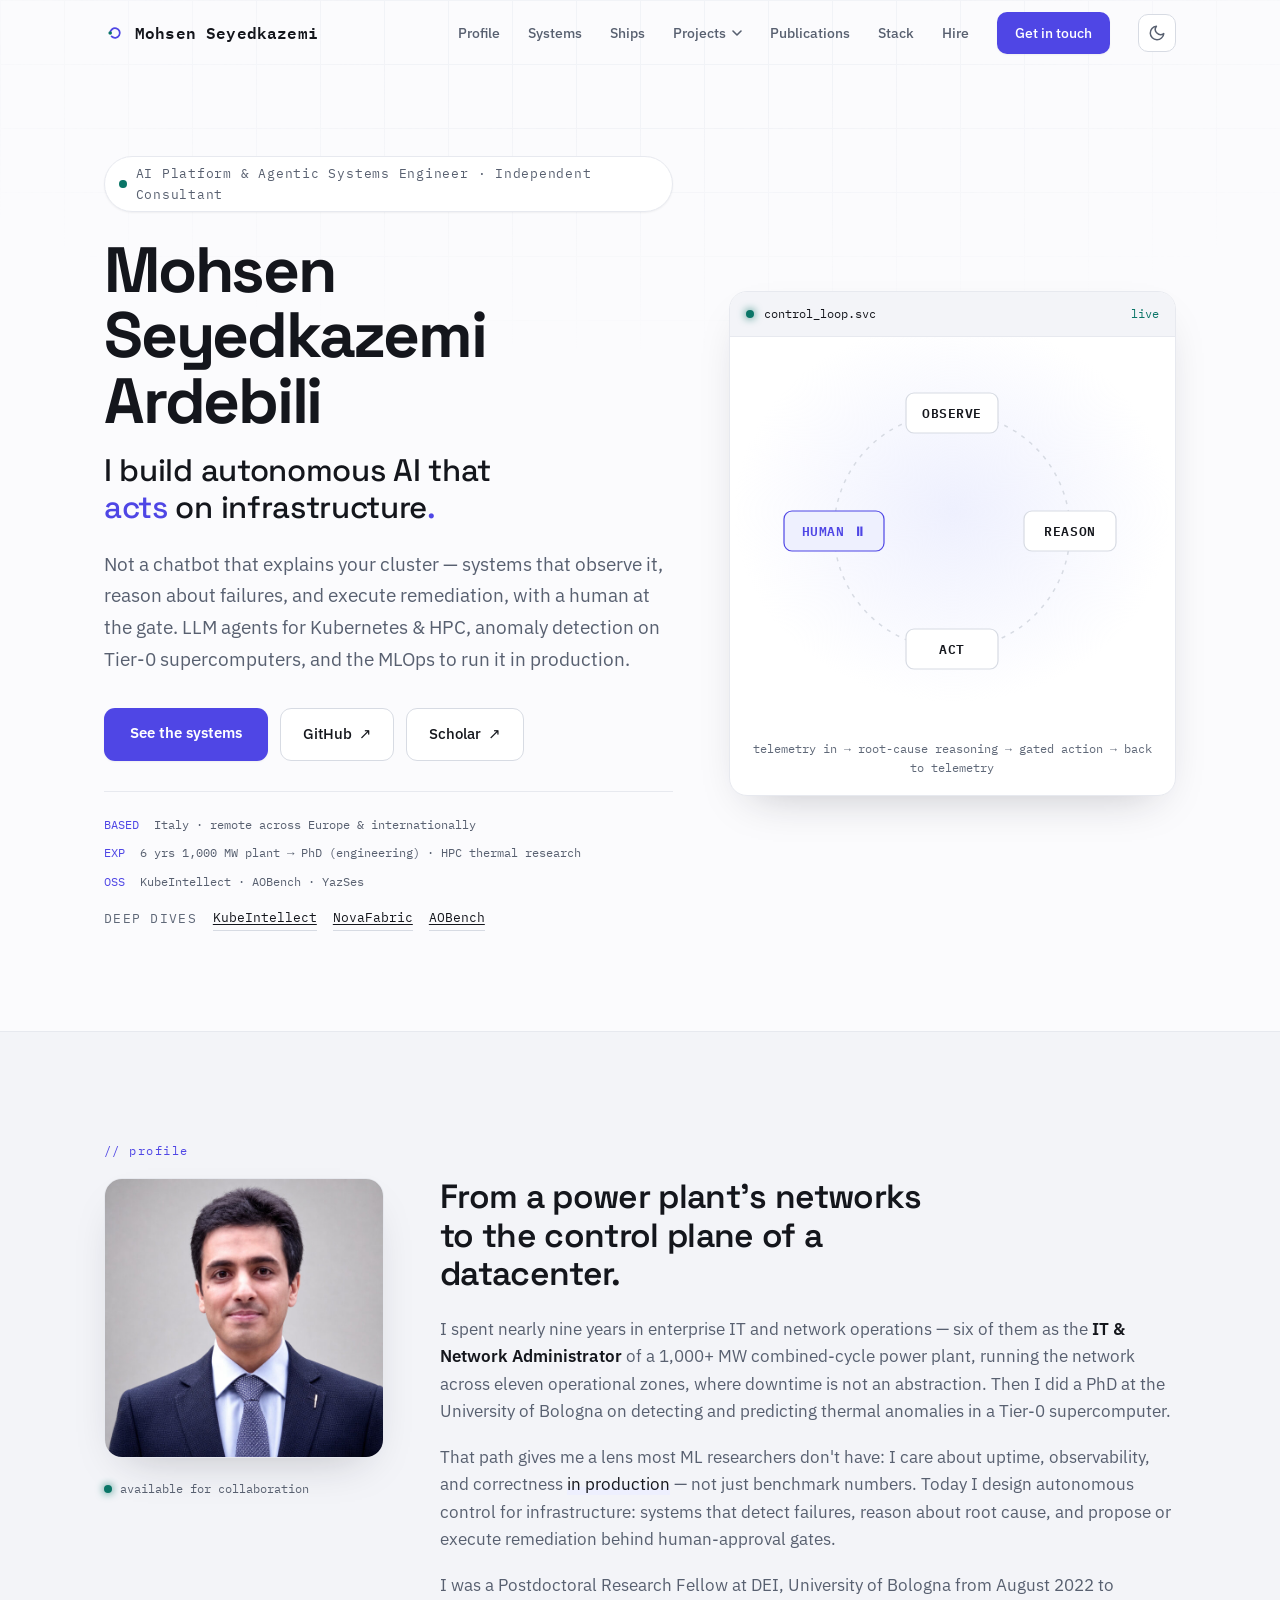
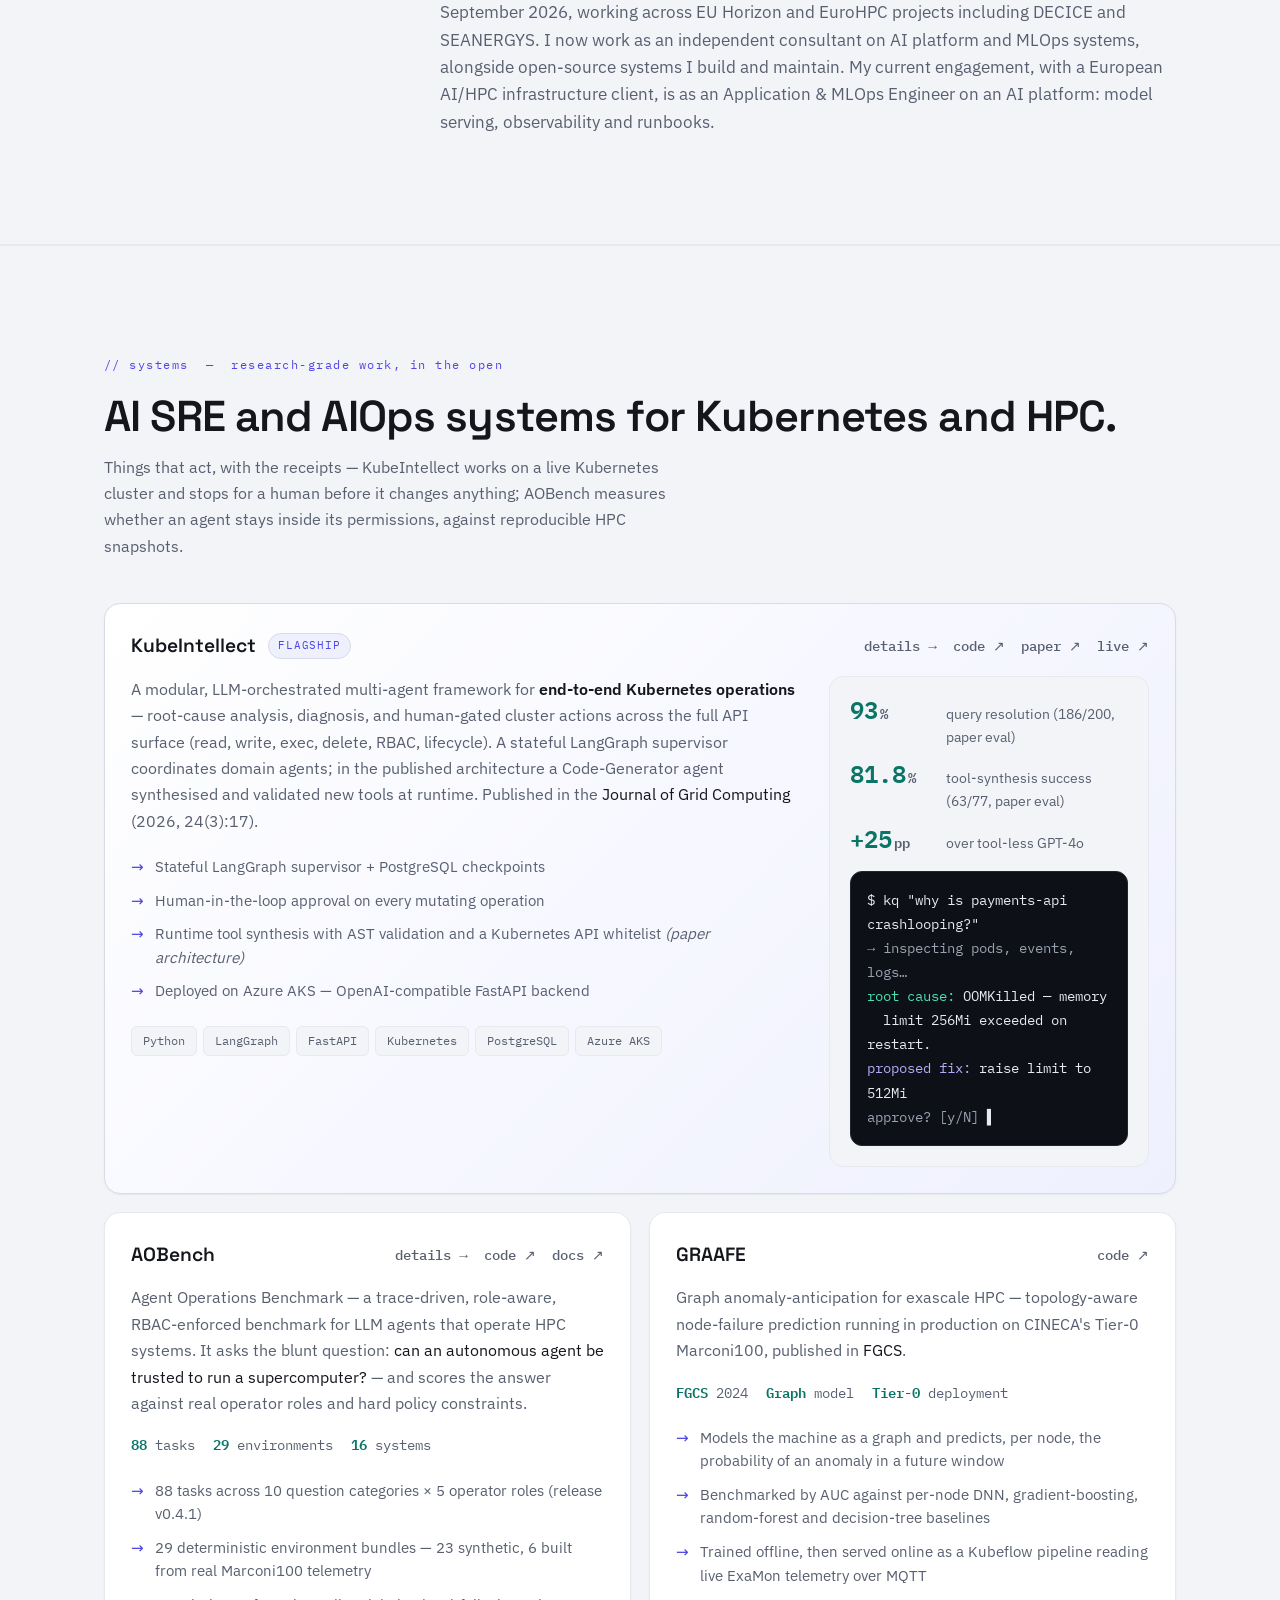
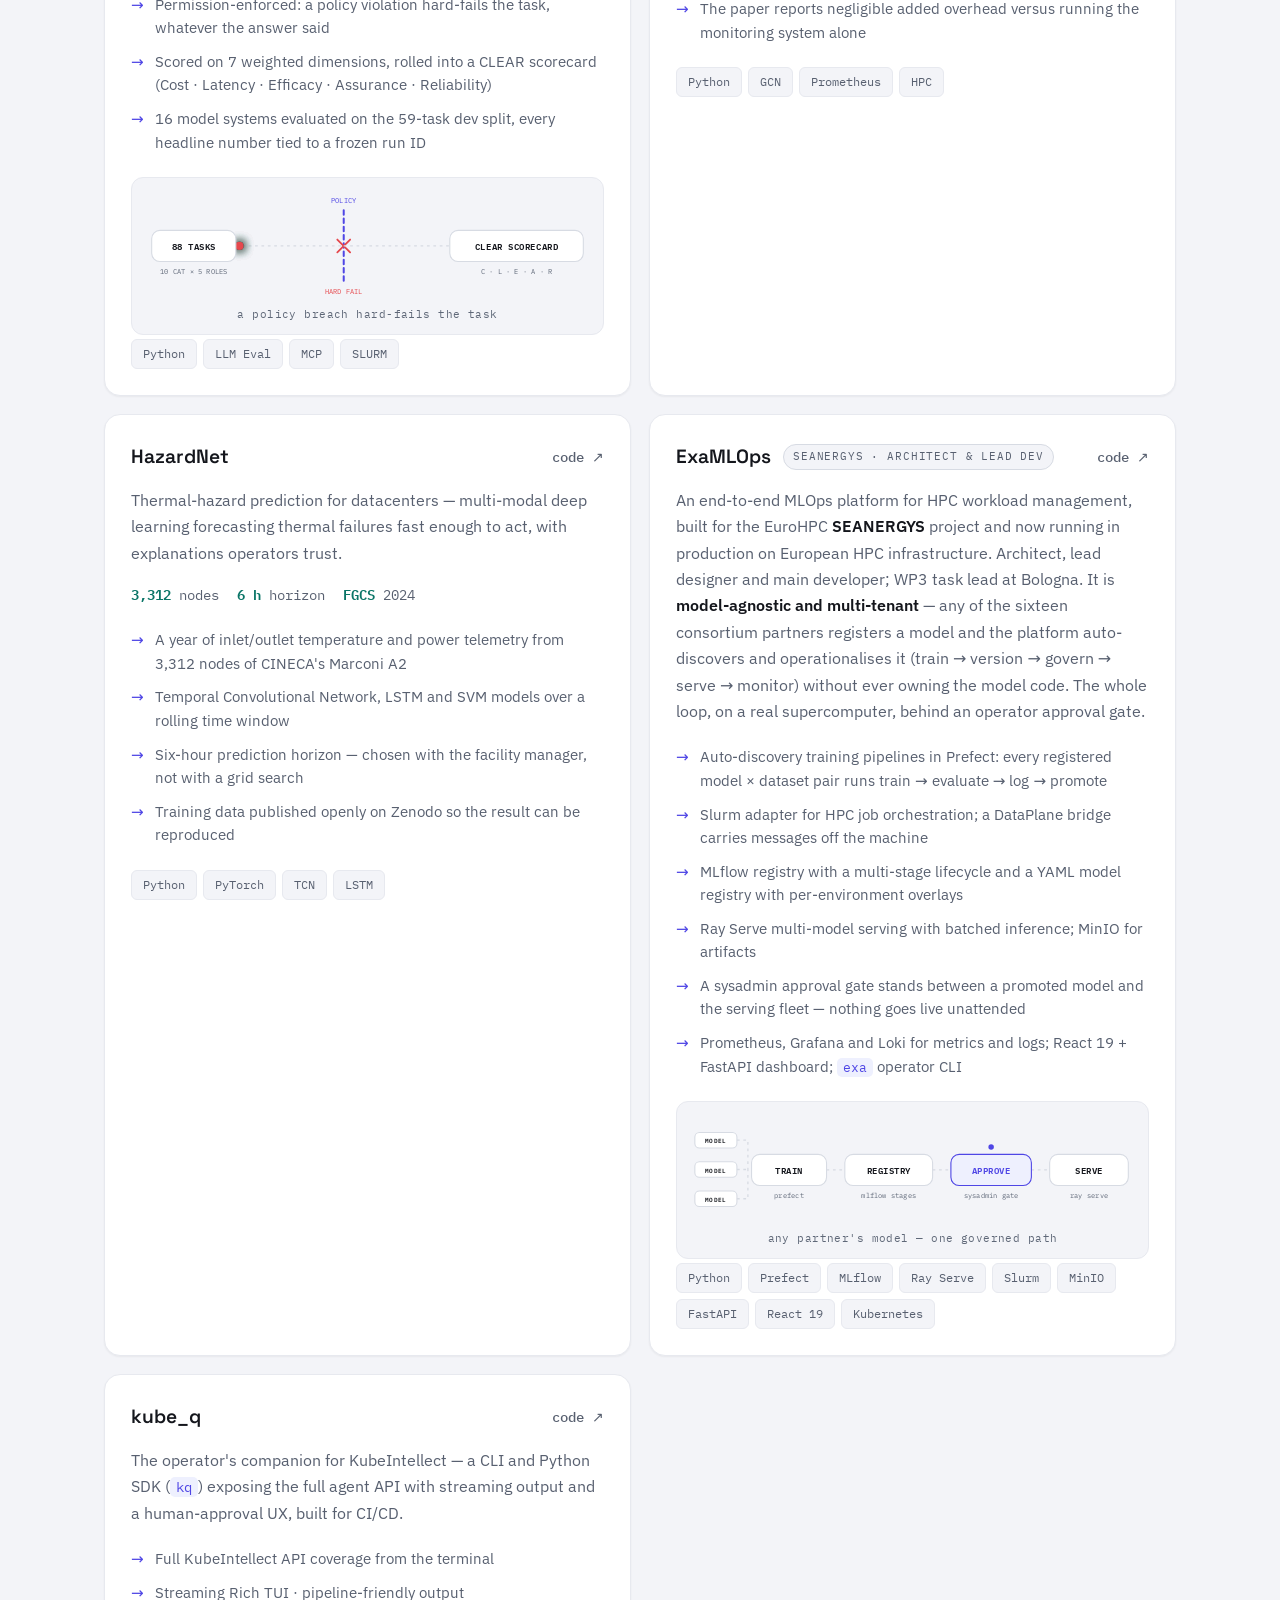
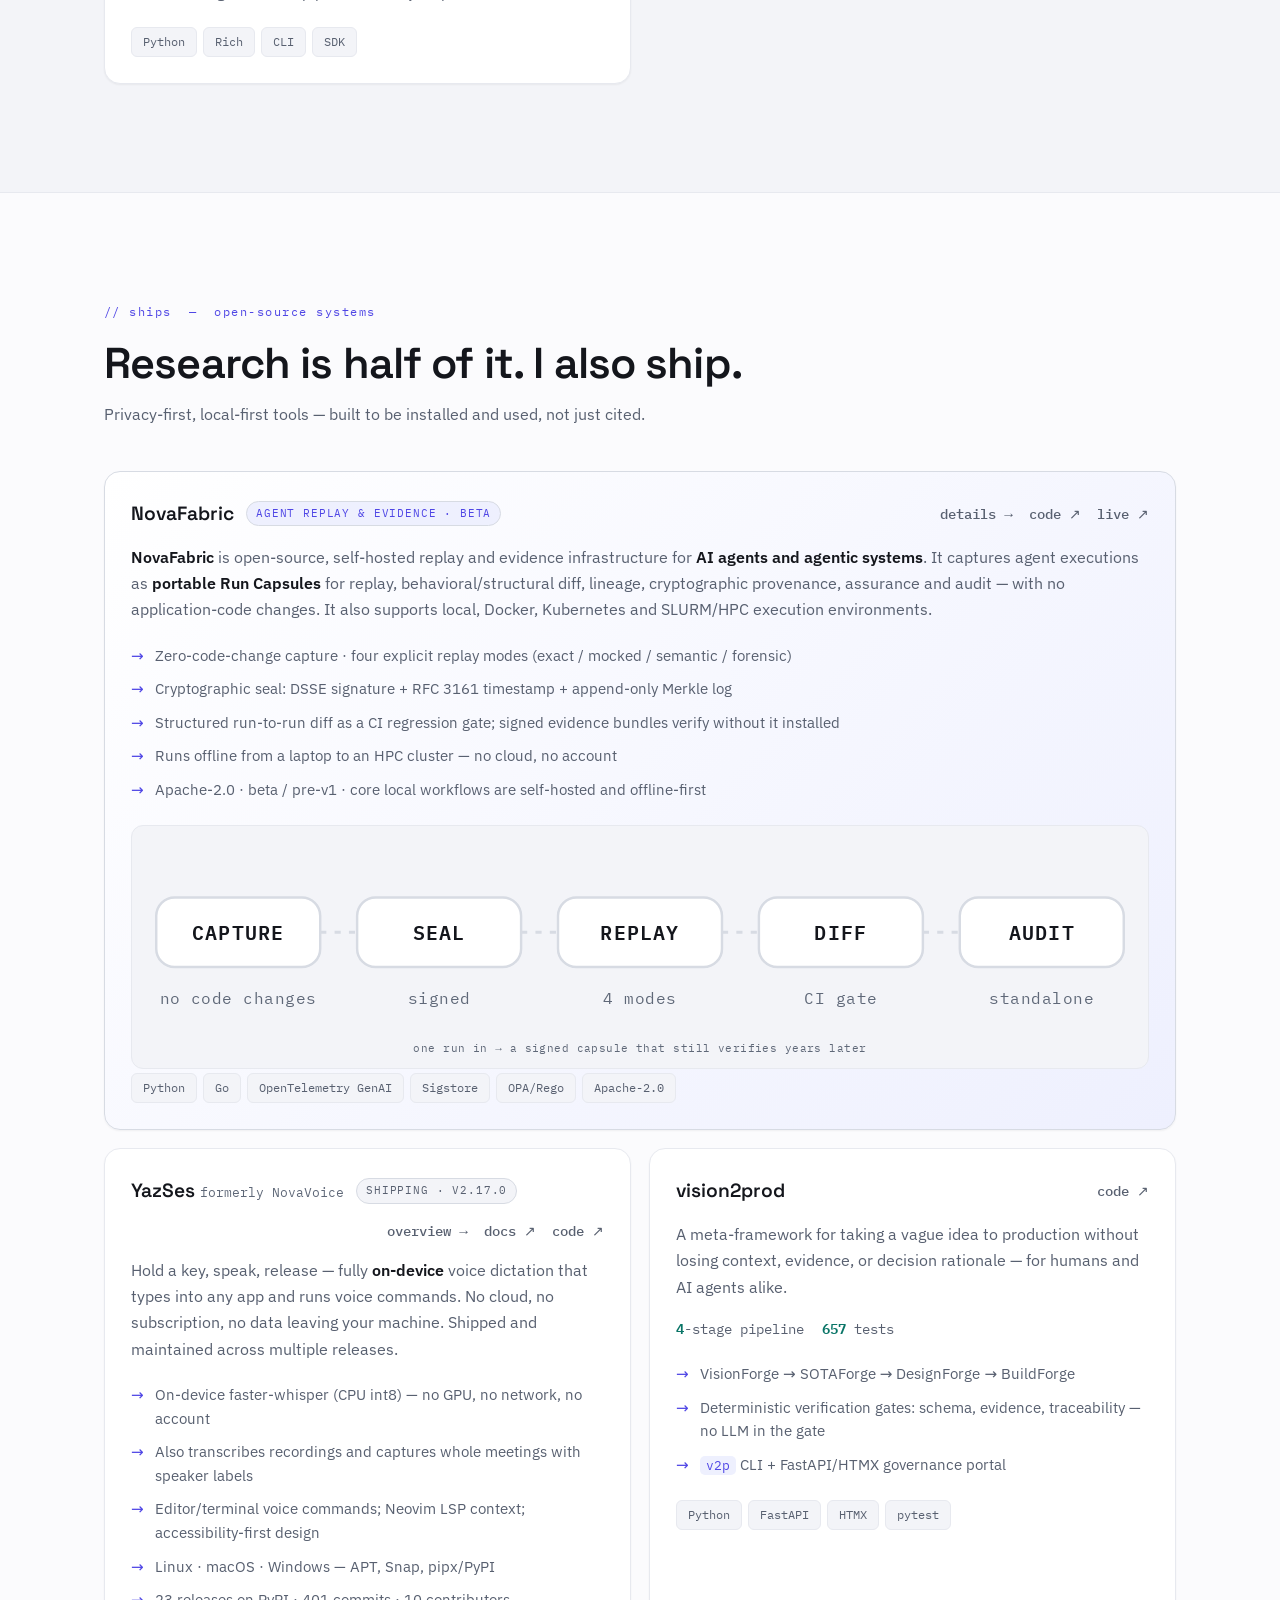
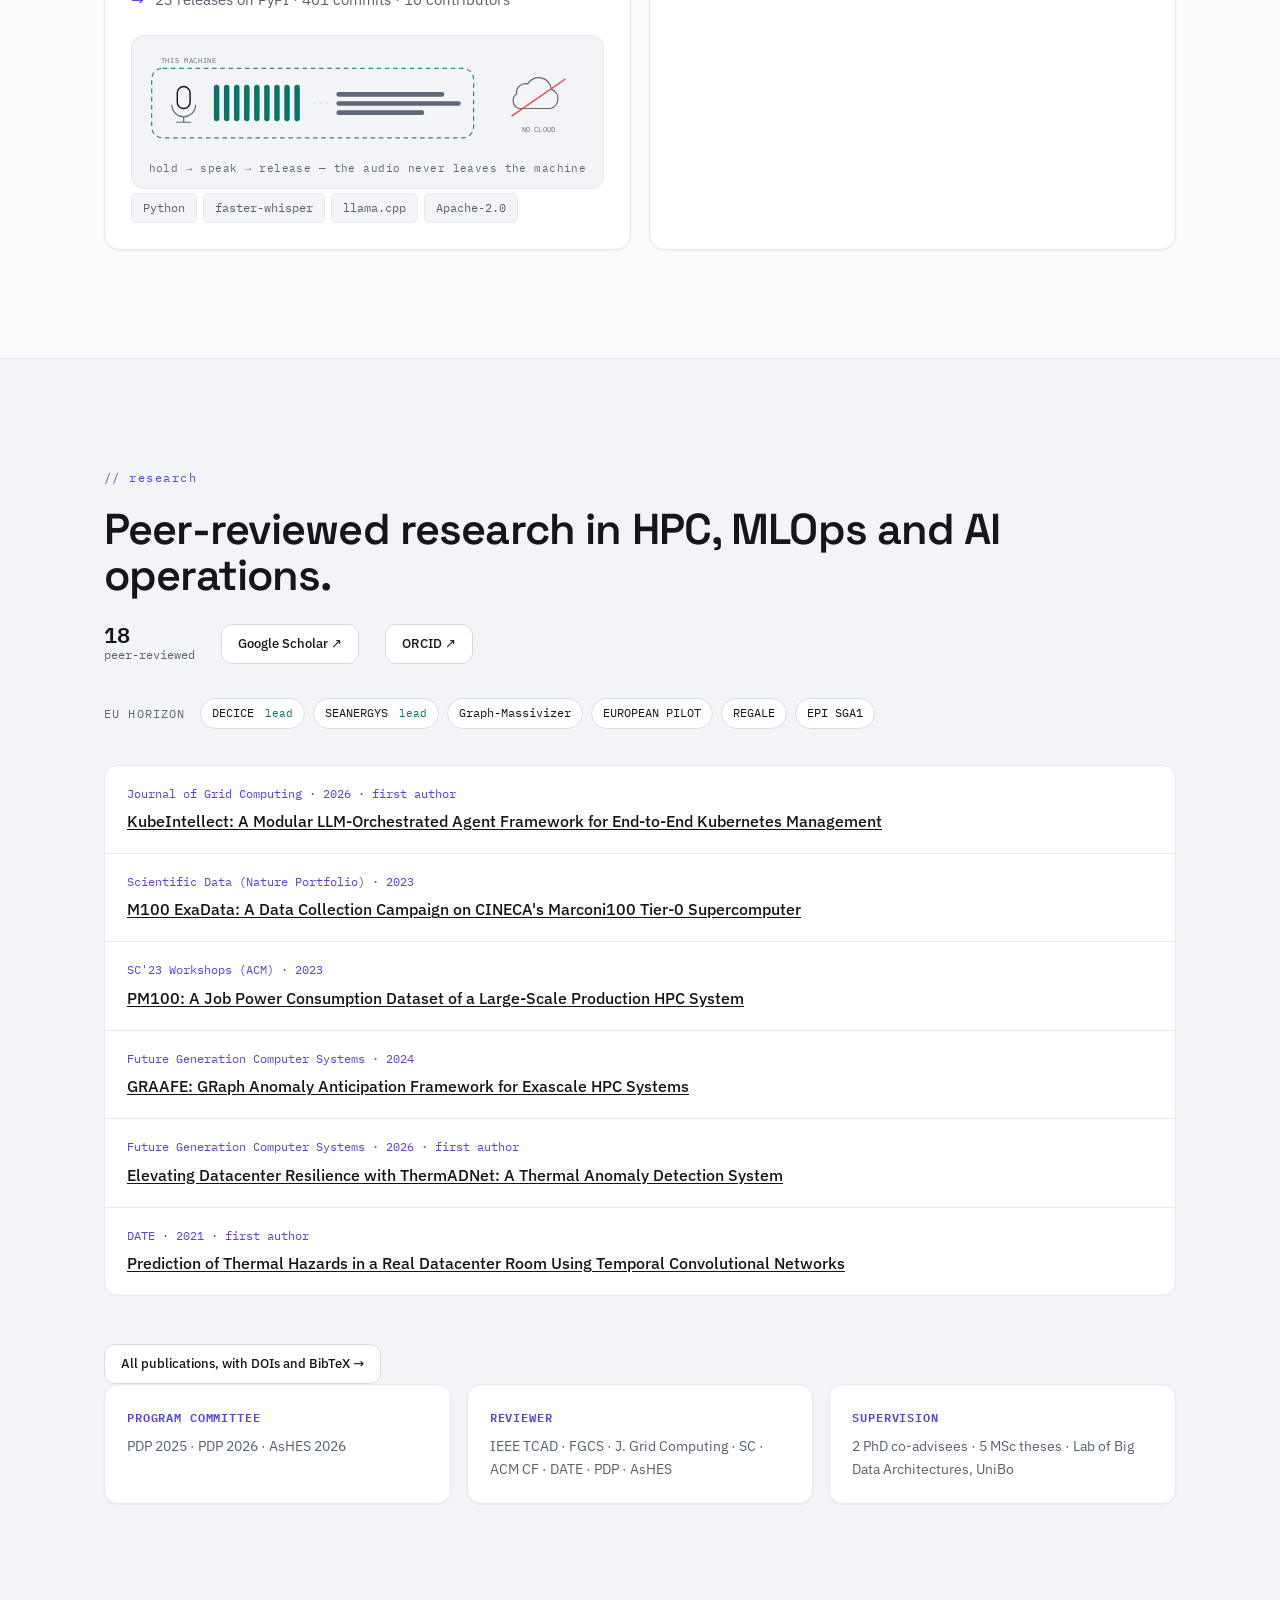
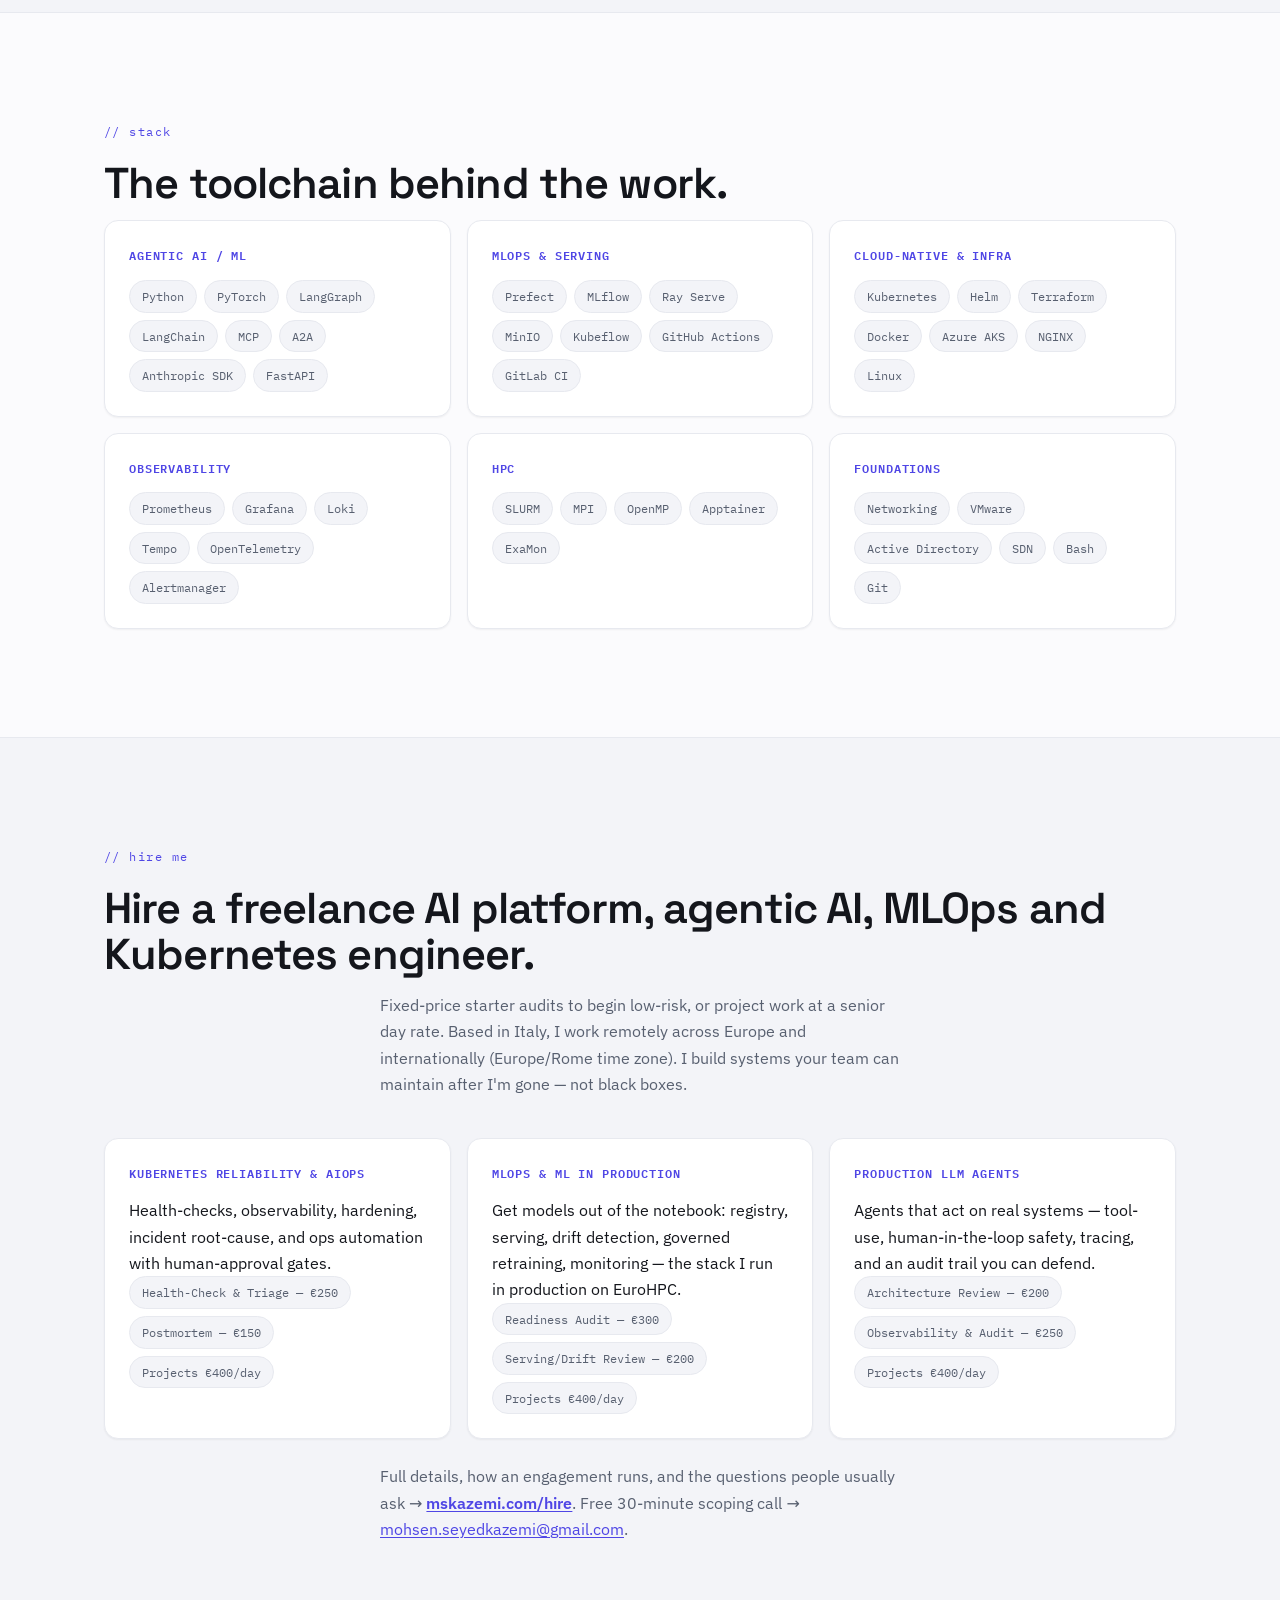
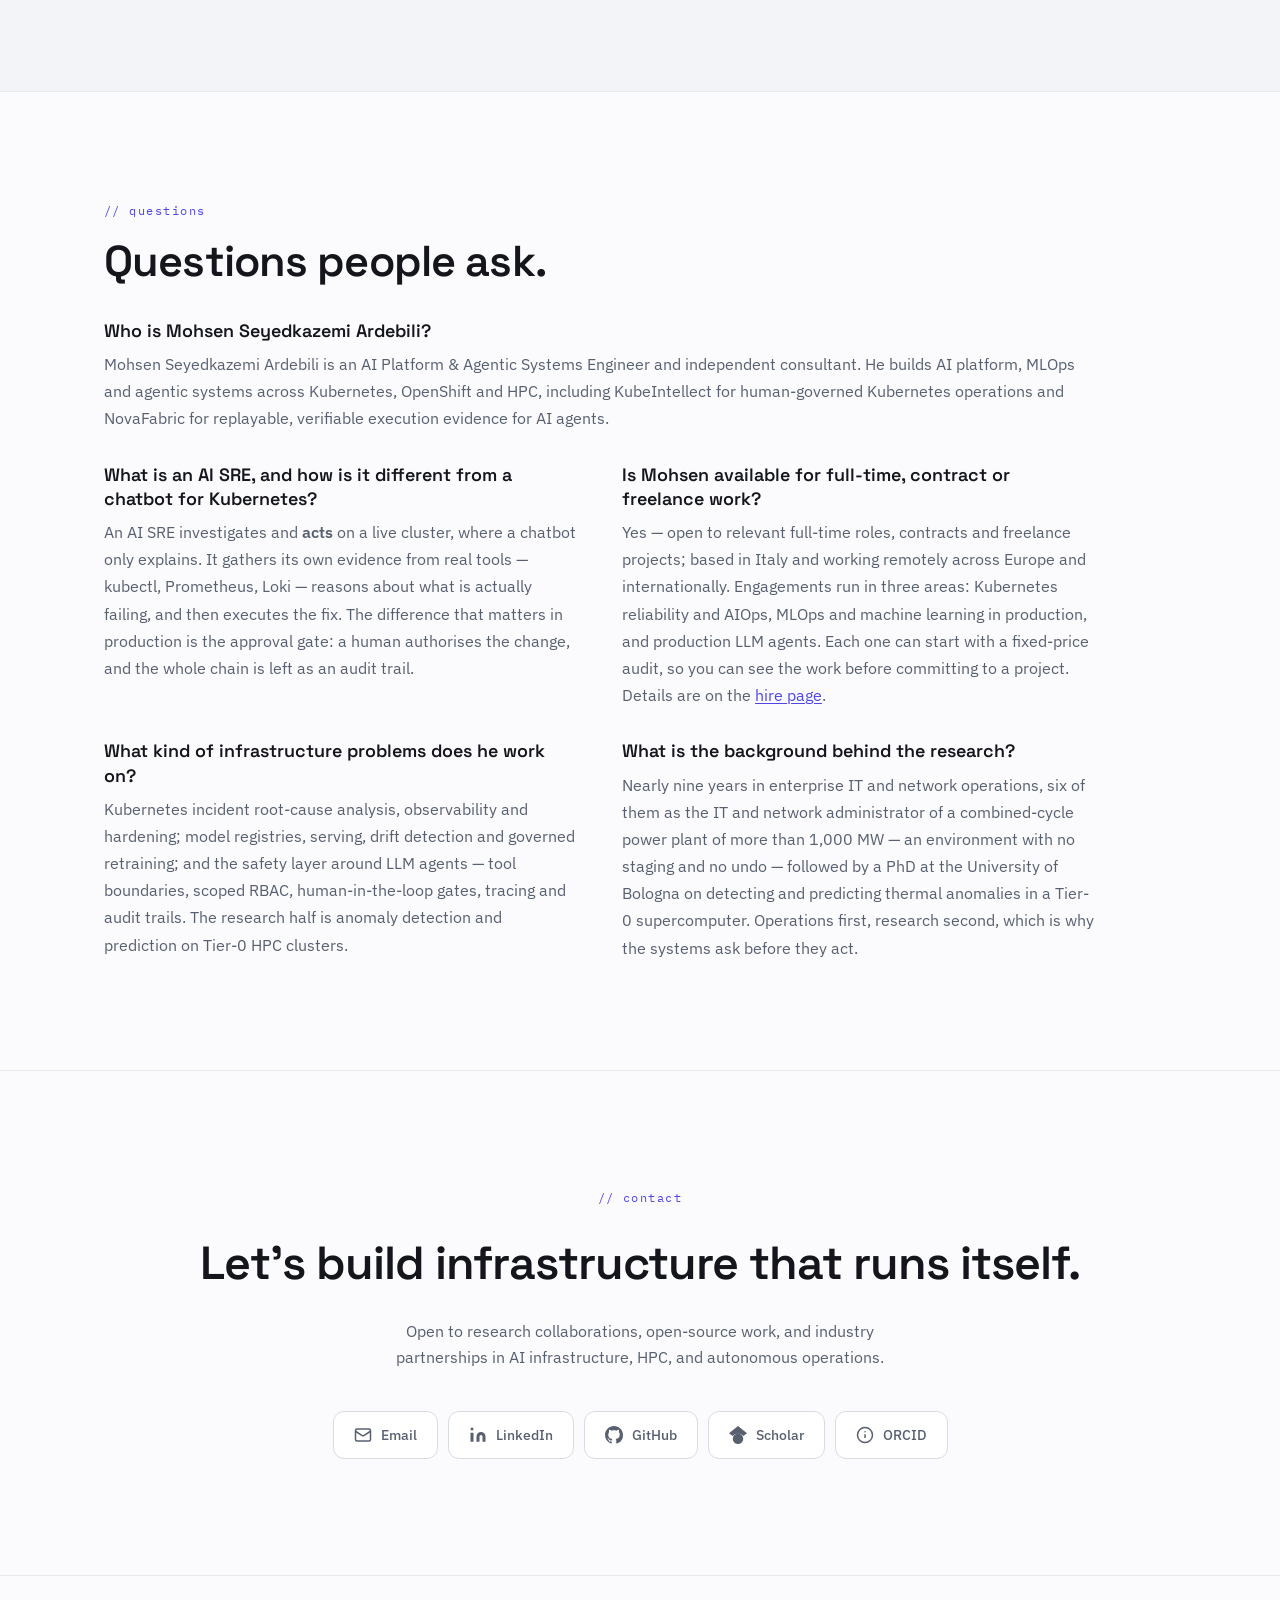
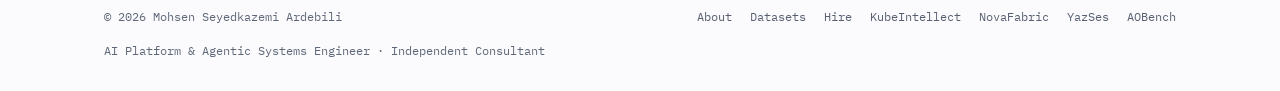
<file: index.html>
<!DOCTYPE html>
<html lang="en">
<head>
  <meta charset="UTF-8" />
  <meta name="viewport" content="width=device-width, initial-scale=1.0" />
  <script>try{if(localStorage.getItem('theme')==='dark')document.documentElement.setAttribute('data-theme','dark');}catch(e){}</script>
  <title>Mohsen Seyedkazemi Ardebili — AI Platform &amp; Agentic Systems Engineer</title>
  <meta name="description" content="AI Platform &amp; Agentic Systems Engineer and independent consultant building agentic AI, MLOps and reproducible execution systems across Kubernetes, OpenShift and HPC." />
  <meta name="author" content="Mohsen Seyedkazemi Ardebili" />
  <meta name="keywords" content="Mohsen Seyedkazemi Ardebili, AIOps, MLOps, HPC, Kubernetes, LLM agents, KubeIntellect, anomaly detection, autonomous infrastructure" />
  <link rel="canonical" href="https://mskazemi.com/" />
  <link rel="alternate" type="text/markdown" href="https://mskazemi.com/index.md" />
  <meta name="robots" content="index, follow, max-image-preview:large, max-snippet:-1, max-video-preview:-1" />
  <meta name="theme-color" content="#0A0E14" />

  <!-- Open Graph / Twitter -->
  <meta property="og:title" content="Mohsen Seyedkazemi Ardebili — Autonomous AI for Infrastructure" />
  <meta property="og:description" content="I build autonomous AI systems that act on infrastructure — not just explain it. LLM agents for Kubernetes & HPC, anomaly detection on Tier-0 clusters, end-to-end MLOps." />
  <meta property="og:type" content="profile" />
  <meta property="og:url" content="https://mskazemi.com/" />
  <meta property="og:site_name" content="Mohsen Seyedkazemi Ardebili" />
  <meta property="og:locale" content="en_US" />
  <meta property="og:image" content="https://mskazemi.com/assets/mohsen-portrait.jpg" />
  <meta property="og:image:alt" content="Portrait of Mohsen Seyedkazemi Ardebili" />
  <meta property="profile:first_name" content="Mohsen" />
  <meta property="profile:last_name" content="Seyedkazemi Ardebili" />
  <meta name="twitter:card" content="summary" />
  <meta name="twitter:title" content="Mohsen Seyedkazemi Ardebili — Autonomous AI for Infrastructure" />
  <meta name="twitter:description" content="Autonomous AI systems that act on infrastructure: LLM agents for Kubernetes & HPC, anomaly detection, MLOps." />
  <meta name="twitter:image" content="https://mskazemi.com/assets/mohsen-portrait.jpg" />
  <meta name="twitter:image:alt" content="Portrait of Mohsen Seyedkazemi Ardebili" />

  <!-- Favicon: control-loop mark -->
  <link rel="icon" href="data:image/svg+xml,%3Csvg xmlns='http://www.w3.org/2000/svg' viewBox='0 0 32 32'%3E%3Crect width='32' height='32' rx='7' fill='%230A0E14'/%3E%3Cpath d='M9 16a7 7 0 1 1 2.05 4.95' fill='none' stroke='%23F2A93B' stroke-width='2.4' stroke-linecap='round'/%3E%3Ccircle cx='9' cy='16' r='2.4' fill='%233FD79A'/%3E%3C/svg%3E" />

  <link rel="preload" href="/assets/fonts/space-grotesk-600-latin.woff2" as="font" type="font/woff2" crossorigin />
  <link rel="preload" href="/assets/fonts/ibm-plex-sans-400-latin.woff2" as="font" type="font/woff2" crossorigin />
  <link rel="stylesheet" href="/assets/fonts/fonts.css" />
  <link rel="stylesheet" href="style.css" />

  <!-- Structured data: ProfilePage wrapping Person (SEO / AI answer engines) -->
  <script type="application/ld+json">
  {
    "@context": "https://schema.org",
    "@graph": [
      {
        "@type": "WebSite",
        "@id": "https://mskazemi.com/#website",
        "url": "https://mskazemi.com/",
        "name": "Mohsen Seyedkazemi Ardebili",
        "inLanguage": "en",
        "publisher": { "@id": "https://mskazemi.com/#person" },
        "about": { "@id": "https://mskazemi.com/#person" }
      },
      {
        "@type": "ProfilePage",
        "@id": "https://mskazemi.com/#profilepage",
        "url": "https://mskazemi.com/",
        "dateModified": "2026-10-09T01:18:00+02:00",
        "isPartOf": { "@id": "https://mskazemi.com/#website" },
        "mainEntity": { "@id": "https://mskazemi.com/#person" }
      },
      {
        "@type": "Person",
        "@id": "https://mskazemi.com/#person",
        "name": "Mohsen Seyedkazemi Ardebili",
        "alternateName": ["Mohsen Seyedkazemi", "M. Seyedkazemi Ardebili", "MSKazemi"],
        "givenName": "Mohsen",
        "familyName": "Seyedkazemi Ardebili",
        "jobTitle": ["AI Platform & Agentic Systems Engineer", "AI Platform Engineer", "MLOps Engineer", "Agentic AI Engineer", "Independent Consultant"],
        "description": "AI Platform & Agentic Systems Engineer and independent consultant building AI platform, MLOps and agentic systems across Kubernetes, OpenShift and HPC, including replayable execution evidence for AI workloads.",
        "disambiguatingDescription": "Engineer and researcher in AI platform engineering, MLOps, agentic AI and high-performance computing, based in Bologna, Italy. Not to be confused with other researchers sharing the Seyedkazemi surname.",
        "url": "https://mskazemi.com/",
        "mainEntityOfPage": "https://mskazemi.com/about/",
        "image": "https://mskazemi.com/assets/mohsen-portrait.jpg",
        "email": "mailto:mohsen.seyedkazemi@gmail.com",
        "identifier": {
          "@type": "PropertyValue",
          "propertyID": "ORCID",
          "value": "0000-0002-1166-6559",
          "url": "https://orcid.org/0000-0002-1166-6559"
        },
        "address": {
          "@type": "PostalAddress",
          "addressLocality": "Bologna",
          "addressRegion": "Emilia-Romagna",
          "addressCountry": "IT"
        },
        "alumniOf": {
          "@type": "CollegeOrUniversity",
          "name": "University of Bologna",
          "url": "https://www.unibo.it/"
        },
        "hasOccupation": [
          {
            "@type": "Occupation",
            "name": "AI platform and MLOps engineer \u2014 agentic AI systems on Kubernetes and HPC",
            "occupationLocation": { "@type": "City", "name": "Bologna" }
          },
          {
            "@type": "Occupation",
            "name": "Freelance AI platform, agentic AI, MLOps and Kubernetes engineer",
            "occupationLocation": { "@type": "Place", "name": "Remote — Worldwide" },
            "estimatedSalary": {
              "@type": "MonetaryAmountDistribution",
              "name": "day rate",
              "currency": "EUR",
              "duration": "P1D",
              "median": 400
            }
          }
        ],
        "seeks": {
          "@type": "Demand",
          "name": "Freelance and contract engagements in AI infrastructure, MLOps, Kubernetes reliability and production LLM agents",
          "areaServed": { "@type": "Place", "name": "Worldwide" }
        },
        "knowsLanguage": [
          { "@type": "Language", "name": "Persian" },
          { "@type": "Language", "name": "Azerbaijani" },
          { "@type": "Language", "name": "Turkish" },
          { "@type": "Language", "name": "English" },
          { "@type": "Language", "name": "Italian" }
        ],
        "knowsAbout": [
          "AI Platform Engineering", "Agentic AI", "AI Infrastructure Engineering",
          "LLMOps", "AI SRE", "AIOps", "Site Reliability Engineering", "Kubernetes",
          "Kubernetes root cause analysis", "MLOps", "Machine learning in production",
          "LLM agents", "Human-in-the-loop AI", "Observability", "OpenTelemetry",
          "High-Performance Computing", "Slurm", "Anomaly detection",
          "Cloud-native infrastructure", "AI governance and audit trails"
        ],
        "sameAs": [
          "https://mskazemi.com/about/",
          "https://github.com/MSKazemi",
          "https://gitlab.com/mskazemi",
          "https://www.linkedin.com/in/mskazemi/",
          "https://scholar.google.com/citations?user=xP64pZsAAAAJ",
          "https://orcid.org/0000-0002-1166-6559",
          "https://dblp.org/pid/282/6179",
          "https://openalex.org/A5013086540",
          "https://www.semanticscholar.org/author/2046824417",
          "https://www.wikidata.org/wiki/Q140935575",
          "https://pypi.org/user/MSKazemi/",
          "https://mastodon.social/@mskazemi",
          "https://x.com/mohsenardebili"
        ]
      }
    ]
  }
  </script>

  <!-- Structured data: the open-source portfolio, so answer engines can enumerate
       the projects instead of inferring them from prose. -->
  <script type="application/ld+json">
  {
    "@context": "https://schema.org",
    "@type": "ItemList",
    "name": "Open-source projects by Mohsen Seyedkazemi Ardebili",
    "itemListOrder": "https://schema.org/ItemListOrderAscending",
    "numberOfItems": 5,
    "itemListElement": [
      {
        "@type": "ListItem",
        "position": 1,
        "item": {
          "@type": "SoftwareSourceCode",
          "name": "KubeIntellect",
          "description": "A human-governed AI SRE for Kubernetes: an LLM-orchestrated operator that investigates a live cluster with real tools, explains what it found, and executes remediation behind a human-approval gate. Peer-reviewed in the Journal of Grid Computing (2026).",
          "codeRepository": "https://github.com/MSKazemi/kubeintellect",
          "programmingLanguage": "Python",
          "license": "https://spdx.org/licenses/AGPL-3.0-or-later.html",
          "url": "https://kubeintellect.com",
          "author": { "@id": "https://mskazemi.com/#person" }
        }
      },
      {
        "@type": "ListItem",
        "position": 2,
        "item": {
          "@type": "SoftwareSourceCode",
          "name": "NovaFabric",
          "description": "An open-source, self-hosted evidence fabric for AI systems: capture, seal, replay, diff and audit any agent or model run as a portable, signed evidence capsule. No SaaS, no telemetry.",
          "codeRepository": "https://github.com/MSKazemi/novafabric",
          "programmingLanguage": "Python",
          "license": "https://spdx.org/licenses/Apache-2.0.html",
          "url": "https://novafabric.ai",
          "author": { "@id": "https://mskazemi.com/#person" }
        }
      },
      {
        "@type": "ListItem",
        "position": 3,
        "item": {
          "@type": "SoftwareSourceCode",
          "name": "YazSes",
          "description": "Free, open-source, offline-by-default voice dictation and speech-to-text for Linux, macOS and Windows. Hold a key, speak, release, and on-device faster-whisper types it into any app. Also transcribes recordings and captures meetings with speaker labels.",
          "codeRepository": "https://github.com/MSKazemi/yazses",
          "programmingLanguage": "Python",
          "license": "https://spdx.org/licenses/Apache-2.0.html",
          "url": "https://mskazemi.com/yazses/",
          "author": { "@id": "https://mskazemi.com/#person" }
        }
      },
      {
        "@type": "ListItem",
        "position": 4,
        "item": {
          "@type": "SoftwareSourceCode",
          "name": "AOBench",
          "description": "A role-aware, permission-enforced benchmark for LLM agents that operate HPC systems: 88 tasks across 10 question categories and 5 operator roles, 29 deterministic environment snapshots (6 built from real Marconi100 ExaData telemetry), scored on 7 weighted dimensions and aggregated into a CLEAR scorecard (release v0.4.1).",
          "codeRepository": "https://github.com/MSKazemi/aobench",
          "programmingLanguage": "Python",
          "license": "https://spdx.org/licenses/Apache-2.0.html",
          "url": "https://mskazemi.com/aobench/",
          "author": { "@id": "https://mskazemi.com/#person" }
        }
      },
      {
        "@type": "ListItem",
        "position": 5,
        "item": {
          "@type": "SoftwareSourceCode",
          "name": "ExaMLOps",
          "description": "An end-to-end MLOps platform for HPC workload management, built for the EuroHPC SEANERGYS project: Prefect training pipelines, Slurm job orchestration, an MLflow model registry, Ray Serve multi-model serving, Prometheus/Grafana/Loki observability, and a React and FastAPI dashboard.",
          "codeRepository": "https://github.com/MSKazemi/ExaMLOps",
          "programmingLanguage": "Python",
          "author": { "@id": "https://mskazemi.com/#person" }
        }
      }
    ]
  }
  </script>
</head>
<body>

  <a href="#main" class="skip-link">Skip to content</a>

  <!-- NAV -->
  <header id="nav">
    <div class="nav-inner">
      <a href="#top" class="nav-logo">
        <svg class="logo-mark" width="22" height="22" viewBox="0 0 32 32" aria-hidden="true">
          <path d="M9 16a7 7 0 1 1 2.05 4.95" fill="none" stroke="var(--amber)" stroke-width="2.6" stroke-linecap="round"/>
          <circle cx="9" cy="16" r="2.6" fill="var(--mint)"/>
        </svg>
        <span>Mohsen Seyedkazemi</span>
      </a>
      <button class="nav-toggle" id="navToggle" aria-label="Toggle menu" aria-expanded="false" aria-controls="navLinks">
        <span></span><span></span><span></span>
      </button>
      <nav class="nav-links" id="navLinks" aria-label="Primary">
        <a href="#profile">Profile</a>
        <a href="#systems">Systems</a>
        <a href="#ships">Ships</a>
        <div class="nav-dd">
          <button type="button" class="nav-dd-btn" id="projBtn" aria-expanded="false" aria-haspopup="true" aria-controls="projMenu">
            Projects
            <svg class="nav-dd-caret" width="10" height="10" viewBox="0 0 10 10" aria-hidden="true"><path d="M1 3l4 4 4-4" fill="none" stroke="currentColor" stroke-width="1.6" stroke-linecap="round" stroke-linejoin="round"/></svg>
          </button>
          <div class="nav-dd-menu" id="projMenu" role="menu">
            <a role="menuitem" href="projects/kubeintellect/">KubeIntellect</a>
            <a role="menuitem" href="projects/novafabric/">NovaFabric</a>
            <a role="menuitem" href="projects/yazses/">YazSes</a>
            <a role="menuitem" href="projects/aobench/">AOBench</a>
          </div>
        </div>
        <a href="publications/">Publications</a>
        <a href="#stack">Stack</a>
        <a href="#packages">Hire</a>
        <a href="#contact" class="nav-cta">Get in touch</a>
        <button class="theme-toggle" id="themeToggle" type="button" aria-label="Toggle light or dark theme" title="Toggle theme" aria-pressed="false">
          <svg class="ic-moon" viewBox="0 0 24 24" fill="none" stroke="currentColor" stroke-width="2" stroke-linecap="round" stroke-linejoin="round" aria-hidden="true"><path d="M21 12.79A9 9 0 1 1 11.21 3 7 7 0 0 0 21 12.79z"/></svg>
          <svg class="ic-sun" viewBox="0 0 24 24" fill="none" stroke="currentColor" stroke-width="2" stroke-linecap="round" stroke-linejoin="round" aria-hidden="true"><circle cx="12" cy="12" r="4"/><path d="M12 2v2M12 20v2M4.93 4.93l1.41 1.41M17.66 17.66l1.41 1.41M2 12h2M20 12h2M6.34 17.66l-1.41 1.41M19.07 4.93l-1.41 1.41"/></svg>
        </button>
      </nav>
    </div>
  </header>

  <main id="main">

  <!-- HERO -->
  <section id="top" class="hero">
    <div class="container hero-grid">
      <div class="hero-copy">
        <p class="eyebrow"><span class="pulse-dot" aria-hidden="true"></span>AI Platform &amp; Agentic Systems Engineer · Independent Consultant</p>
        <h1><span class="h1-wrap">Mohsen Seyedkazemi</span> <span class="h1-wrap">Ardebili</span></h1>
        <p class="hero-thesis">I build autonomous AI that <span class="amber">acts</span> on infrastructure<span class="amber">.</span></p>
        <p class="lede">
          Not a chatbot that explains your cluster — systems that observe it, reason about
          failures, and execute remediation, with a human at the gate. LLM agents for
          Kubernetes &amp; HPC, anomaly detection on Tier-0 supercomputers, and the MLOps to run it in production.
        </p>
        <div class="hero-ctas">
          <a href="#systems" class="btn-primary">See the systems</a>
          <a href="https://github.com/MSKazemi" target="_blank" rel="noopener" class="btn-ghost">GitHub <span aria-hidden="true">↗</span></a>
          <a href="https://scholar.google.com/citations?user=xP64pZsAAAAJ" target="_blank" rel="noopener" class="btn-ghost">Scholar <span aria-hidden="true">↗</span></a>
        </div>
        <ul class="status-strip" aria-label="Quick facts">
          <li><span class="k">BASED</span> Italy · remote across Europe &amp; internationally</li>
          <li><span class="k">EXP</span> 6 yrs 1,000 MW plant → PhD (engineering) · HPC thermal research</li>
          <li><span class="k">OSS</span> KubeIntellect · AOBench · YazSes</li>
        </ul>
        <p class="hero-explore">
          <span class="he-label">Deep dives</span>
          <a href="projects/kubeintellect/">KubeIntellect</a>
          <a href="projects/novafabric/">NovaFabric</a>
          <a href="projects/aobench/">AOBench</a>
        </p>
      </div>

      <!-- SIGNATURE: control loop -->
      <figure class="loop-panel" aria-label="Diagram: the closed control loop that underlies my systems">
        <figcaption class="panel-bar">
          <span class="dot-mint" aria-hidden="true"></span>
          <span class="panel-title">control&#95;loop.svc</span>
          <span class="panel-state">live</span>
        </figcaption>
        <div class="loop-stage">
          <!-- viewBox is padded to -12/344: the HUMAN node reaches x=-8 and the REASON
                 node reaches x=324, so a 0..320 box clipped both of them. Kept square and
                 still centred on (160,160). -->
            <svg class="loop-svg" viewBox="-12 -12 344 344" role="img" aria-hidden="true">
            <defs>
              <marker id="arrow" viewBox="0 0 10 10" refX="7" refY="5" markerWidth="6" markerHeight="6" orient="auto-start-reverse">
                <path d="M0 0 L10 5 L0 10 z" fill="var(--muted)"/>
              </marker>
            </defs>
            <!-- loop ring -->
            <circle class="loop-ring" cx="160" cy="160" r="118" />
            <!-- moving pulse -->
            <circle class="loop-pulse" r="5" />
            <!-- nodes -->
            <g class="loop-node" transform="translate(160,42)">
              <rect x="-46" y="-20" width="92" height="40" rx="8"/>
              <text x="0" y="5">OBSERVE</text>
            </g>
            <g class="loop-node" transform="translate(278,160)">
              <rect x="-46" y="-20" width="92" height="40" rx="8"/>
              <text x="0" y="5">REASON</text>
            </g>
            <g class="loop-node" transform="translate(160,278)">
              <rect x="-46" y="-20" width="92" height="40" rx="8"/>
              <text x="0" y="5">ACT</text>
            </g>
            <g class="loop-node gate" transform="translate(42,160)">
              <rect x="-50" y="-20" width="100" height="40" rx="8"/>
              <text x="0" y="5">HUMAN ⏸</text>
            </g>
          </svg>
        </div>
        <p class="loop-caption">telemetry in → root-cause reasoning → gated action → back to telemetry</p>
      </figure>
    </div>
  </section>

  <!-- PROFILE -->
  <section id="profile" class="panel-section alt">
    <div class="container">
      <p class="section-eyebrow">// profile</p>
      <div class="profile-grid">
        <div class="profile-photo">
          <img src="assets/mohsen-portrait.jpg" width="280" height="280"
               alt="Portrait of Mohsen Seyedkazemi Ardebili" loading="lazy" />
          <div class="photo-tag">
            <span class="dot-mint" aria-hidden="true"></span> available for collaboration
          </div>
        </div>
        <div class="profile-text">
          <h2>From a power plant's networks to the control plane of a datacenter.</h2>
          <p>
            I spent nearly nine years in enterprise IT and network operations — six of them as the <strong>IT &amp; Network Administrator</strong> of a 1,000+&nbsp;MW
            combined-cycle power plant, running the network across
            eleven operational zones, where downtime is not an abstraction. Then I did a PhD at the
            University of Bologna on detecting and predicting thermal anomalies in a Tier-0 supercomputer.
          </p>
          <p>
            That path gives me a lens most ML researchers don't have: I care about uptime,
            observability, and correctness <em>in production</em> — not just benchmark numbers. Today
            I design autonomous control for infrastructure: systems that detect failures, reason
            about root cause, and propose or execute remediation behind human-approval gates.
          </p>
          <p>
            I was a Postdoctoral Research Fellow at DEI, University of Bologna from August 2022 to
            September 2026, working across EU Horizon and EuroHPC projects including DECICE and
            SEANERGYS. I now work as an independent consultant on AI platform and MLOps systems,
            alongside open-source systems I build and maintain. My current engagement, with a
            European AI/HPC infrastructure client, is as an Application &amp; MLOps Engineer on an
            AI platform: model serving, observability and runbooks.
          </p>
        </div>
      </div>
    </div>
  </section>


  <!-- SYSTEMS -->
  <section id="systems" class="panel-section alt">
    <div class="container">
      <p class="section-eyebrow">// systems &nbsp;—&nbsp; research-grade work, in the open</p>
      <h2 class="section-title">AI SRE and AIOps systems for Kubernetes and HPC.</h2>
      <p class="section-lead">Things that act, with the receipts — KubeIntellect works on a live Kubernetes
        cluster and stops for a human before it changes anything; AOBench measures whether an agent stays
        inside its permissions, against reproducible HPC snapshots.</p>

      <div class="systems-grid">

        <!-- FEATURED: KubeIntellect -->
        <article class="card card-wide">
          <div class="card-bar">
            <a class="card-name card-name-link" href="projects/kubeintellect/">KubeIntellect</a>
            <span class="card-badge">flagship</span>
            <span class="card-links">
              <a href="projects/kubeintellect/">details →</a>
              <a href="https://github.com/MSKazemi/kubeintellect" target="_blank" rel="noopener">code ↗</a>
              <a href="https://arxiv.org/abs/2509.02449" target="_blank" rel="noopener">paper ↗</a>
              <a href="https://kubeintellect.com" target="_blank" rel="noopener">live ↗</a>
            </span>
          </div>
          <div class="card-wide-body">
            <div>
              <p class="card-desc">
                A modular, LLM-orchestrated multi-agent framework for <strong>end-to-end Kubernetes
                operations</strong> — root-cause analysis, diagnosis, and human-gated cluster actions
                across the full API surface (read, write, exec, delete, RBAC, lifecycle). A stateful
                LangGraph supervisor coordinates domain agents; in the published architecture a
                Code-Generator agent synthesised and validated new tools at runtime. Published in the <em>Journal of Grid Computing</em> (2026, 24(3):17).
              </p>
              <ul class="ticks">
                <li>Stateful LangGraph supervisor + PostgreSQL checkpoints</li>
                <li>Human-in-the-loop approval on every mutating operation</li>
                <li>Runtime tool synthesis with AST validation and a Kubernetes API whitelist <em>(paper architecture)</em></li>
                <li>Deployed on Azure AKS — OpenAI-compatible FastAPI backend</li>
              </ul>
              <div class="tags">
                <span>Python</span><span>LangGraph</span><span>FastAPI</span><span>Kubernetes</span><span>PostgreSQL</span><span>Azure AKS</span>
              </div>
            </div>
            <aside class="readout">
              <div class="readout-row"><span class="rv">93<span class="ru">%</span></span><span class="rl">query resolution (186/200, paper eval)</span></div>
              <div class="readout-row"><span class="rv">81.8<span class="ru">%</span></span><span class="rl">tool-synthesis success (63/77, paper eval)</span></div>
              <div class="readout-row"><span class="rv">+25<span class="ru">pp</span></span><span class="rl">over tool-less GPT-4o</span></div>
              <pre class="term" aria-label="Example command-line usage of kube_q">$ kq "why is payments-api crashlooping?"
<span class="t-dim">→ inspecting pods, events, logs…</span>
<span class="t-mint">root cause:</span> OOMKilled — memory
  limit 256Mi exceeded on restart.
<span class="t-amber">proposed fix:</span> raise limit to 512Mi
<span class="t-dim">approve? [y/N]</span> ▍</pre>
            </aside>
          </div>
        </article>

        <!-- AOBench -->
        <article class="card">
          <div class="card-bar">
            <a class="card-name card-name-link" href="projects/aobench/">AOBench</a>
            <span class="card-links">
              <a href="projects/aobench/">details →</a>
              <a href="https://github.com/MSKazemi/aobench" target="_blank" rel="noopener">code ↗</a>
              <a href="https://mskazemi.com/aobench/latest/" target="_blank" rel="noopener">docs ↗</a>
            </span>
          </div>
          <p class="card-desc">
            Agent Operations Benchmark — a trace-driven, role-aware, RBAC-enforced benchmark for LLM
            agents that operate HPC systems. It asks the blunt question: <em>can an autonomous agent
            be trusted to run a supercomputer?</em> — and scores the answer against real operator
            roles and hard policy constraints.
          </p>
          <div class="mini-readout">
            <span><b>88</b> tasks</span><span><b>29</b> environments</span><span><b>16</b> systems</span>
          </div>
          <ul class="ticks">
            <li>88 tasks across 10 question categories × 5 operator roles (release v0.4.1)</li>
            <li>29 deterministic environment bundles — 23 synthetic, 6 built from real Marconi100 telemetry</li>
            <li>Permission-enforced: a policy violation hard-fails the task, whatever the answer said</li>
            <li>Scored on 7 weighted dimensions, rolled into a CLEAR scorecard (Cost · Latency · Efficacy · Assurance · Reliability)</li>
            <li>16 model systems evaluated on the 59-task dev split, every headline number tied to a frozen run ID</li>
          </ul>
                    <figure class="flow-fig">
            <svg class="flow" viewBox="0 0 480 116" role="img"
                 aria-label="Diagram: tasks are run against a policy barrier. Work completed inside the operator's authority reaches the CLEAR scorecard; anything that breaches the operator's permissions is turned back and hard-fails, however correct the answer looked.">
              <text class="fl-sub" x="50" y="90">10 CAT &#215; 5 ROLES</text>

              <path class="fl-wire" d="M96,59 H214"/>
              <path d="M214,20 V98" stroke="var(--amber)" stroke-width="2.2" stroke-dasharray="5 4" fill="none" stroke-linecap="round"/>
              <text class="fl-sub" x="214" y="12" style="fill:var(--amber)">POLICY</text>
              <g class="fl-x">
                <path d="M207,52 L221,66 M221,52 L207,66" stroke="var(--red)" stroke-width="2" stroke-linecap="round" fill="none"/>
                <text class="fl-sub" x="214" y="112" style="fill:var(--red)">HARD FAIL</text>
              </g>
              <path class="fl-wire" d="M214,59 H330"/>

              <text class="fl-sub" x="403" y="90">C &#183; L &#183; E &#183; A &#183; R</text>

              <circle class="fl-dot fl-travel" cx="100" cy="59" r="4.5" style="--fl-run:222px;animation-delay:0s"/><circle class="fl-dot fl-travel" cx="100" cy="59" r="4.5" style="--fl-run:222px;animation-delay:1.7s"/><circle class="fl-dot fl-travel" cx="100" cy="59" r="4.5" style="--fl-run:222px;animation-delay:3.4s"/>
              <circle class="fl-dot-bad fl-blocked" cx="100" cy="59" r="4.5" style="--fl-run:110px;animation-delay:0.9s"/>
              <g class="fl-node"><rect x="4" y="42" width="92" height="34" rx="9"/><text x="50" y="63">88 TASKS</text></g>
              <g class="fl-node"><rect x="330" y="42" width="146" height="34" rx="9"/><text x="403" y="63">CLEAR SCORECARD</text></g>
            </svg>
            <figcaption class="flow-cap">a policy breach hard-fails the task</figcaption>
          </figure>
          <div class="tags"><span>Python</span><span>LLM Eval</span><span>MCP</span><span>SLURM</span></div>
        </article>

        <!-- GRAAFE -->
        <article class="card">
          <div class="card-bar">
            <span class="card-name">GRAAFE</span>
            <span class="card-links">
              <a href="https://github.com/MSKazemi/GRAAFE" target="_blank" rel="noopener">code ↗</a>
            </span>
          </div>
          <p class="card-desc">
            Graph anomaly-anticipation for exascale HPC — topology-aware node-failure prediction
            running in production on CINECA's Tier-0 Marconi100, published in <em>FGCS</em>.
          </p>
          <div class="mini-readout">
            <span><b>FGCS</b> 2024</span><span><b>Graph</b> model</span><span><b>Tier-0</b> deployment</span>
          </div>
          <ul class="ticks">
            <li>Models the machine as a graph and predicts, per node, the probability of an anomaly in a future window</li>
            <li>Benchmarked by AUC against per-node DNN, gradient-boosting, random-forest and decision-tree baselines</li>
            <li>Trained offline, then served online as a Kubeflow pipeline reading live ExaMon telemetry over MQTT</li>
            <li>The paper reports negligible added overhead versus running the monitoring system alone</li>
          </ul>
          <div class="tags"><span>Python</span><span>GCN</span><span>Prometheus</span><span>HPC</span></div>
        </article>

        <!-- HazardNet -->
        <article class="card">
          <div class="card-bar">
            <span class="card-name">HazardNet</span>
            <span class="card-links">
              <a href="https://github.com/MSKazemi/HazardNet" target="_blank" rel="noopener">code ↗</a>
            </span>
          </div>
          <p class="card-desc">
            Thermal-hazard prediction for datacenters — multi-modal deep learning forecasting thermal
            failures fast enough to act, with explanations operators trust.
          </p>
          <div class="mini-readout">
            <span><b>3,312</b> nodes</span><span><b>6&nbsp;h</b> horizon</span><span><b>FGCS</b> 2024</span>
          </div>
          <ul class="ticks">
            <li>A year of inlet/outlet temperature and power telemetry from 3,312 nodes of CINECA's Marconi&nbsp;A2</li>
            <li>Temporal Convolutional Network, LSTM and SVM models over a rolling time window</li>
            <li>Six-hour prediction horizon — chosen with the facility manager, not with a grid search</li>
            <li>Training data published openly on Zenodo so the result can be reproduced</li>
          </ul>
          <div class="tags"><span>Python</span><span>PyTorch</span><span>TCN</span><span>LSTM</span></div>
        </article>

        <!-- ExaMLOps -->
        <article class="card">
          <div class="card-bar">
            <span class="card-name">ExaMLOps</span>
            <span class="card-badge subtle">SEANERGYS · architect &amp; lead dev</span>
            <span class="card-links">
              <a href="https://github.com/MSKazemi/ExaMLOps" target="_blank" rel="noopener">code ↗</a>
            </span>
          </div>
          <p class="card-desc">
            An end-to-end MLOps platform for HPC workload management, built for the EuroHPC
            <strong>SEANERGYS</strong> project and now running in production on European
            HPC infrastructure. Architect, lead designer and main developer; WP3 task lead at
            Bologna. It is <strong>model-agnostic and multi-tenant</strong> — any of the sixteen
            consortium partners registers a model and the platform auto-discovers and operationalises
            it (train → version → govern → serve → monitor) without ever owning the model code.
            The whole loop, on a real supercomputer, behind an operator approval gate.
          </p>
          <ul class="ticks">
            <li>Auto-discovery training pipelines in Prefect: every registered model × dataset pair runs train → evaluate → log → promote</li>
            <li>Slurm adapter for HPC job orchestration; a DataPlane bridge carries messages off the machine</li>
            <li>MLflow registry with a multi-stage lifecycle and a YAML model registry with per-environment overlays</li>
            <li>Ray Serve multi-model serving with batched inference; MinIO for artifacts</li>
            <li>A sysadmin approval gate stands between a promoted model and the serving fleet — nothing goes live unattended</li>
            <li>Prometheus, Grafana and Loki for metrics and logs; React&nbsp;19 + FastAPI dashboard; <code>exa</code> operator CLI</li>
          </ul>
                    <figure class="flow-fig">
            <svg class="flow" viewBox="0 0 480 116" role="img"
                 aria-label="Diagram: any consortium partner registers a model; the platform trains it, versions it through the MLflow registry stages, holds it at a sysadmin approval gate, and only then promotes it to the Ray Serve fleet.">
              <g class="fl-node"><rect x="2" y="18" width="46" height="17" rx="5"/><text x="25" y="30" style="font-size:7px">MODEL</text></g><path class="fl-wire" d="M48,26.5 H60 V59"/><g class="fl-node"><rect x="2" y="50" width="46" height="17" rx="5"/><text x="25" y="62" style="font-size:7px">MODEL</text></g><path class="fl-wire" d="M48,58.5 H60 V59"/><g class="fl-node"><rect x="2" y="82" width="46" height="17" rx="5"/><text x="25" y="94" style="font-size:7px">MODEL</text></g><path class="fl-wire" d="M48,90.5 H60 V59"/>
              <path class="fl-wire" d="M146,59 H166"/><path class="fl-wire" d="M262,59 H282"/><path class="fl-wire" d="M370,59 H390"/>
              <circle class="fl-dot fl-travel-hold" cx="105" cy="59" r="4.5" style="--fl-hold:221px;--fl-run:328px"/>
              <g class="fl-node"><rect x="64" y="42" width="82" height="34" rx="9"/><text x="105" y="63">TRAIN</text></g><text class="fl-sub" x="105" y="90">prefect</text>
              <g class="fl-node"><rect x="166" y="42" width="96" height="34" rx="9"/><text x="214" y="63">REGISTRY</text></g><text class="fl-sub" x="214" y="90">mlflow stages</text>
              <g class="fl-node fl-gate"><rect x="282" y="42" width="88" height="34" rx="9"/><text x="326" y="63">APPROVE</text></g><text class="fl-sub" x="326" y="90">sysadmin gate</text>
              <g class="fl-node"><rect x="390" y="42" width="86" height="34" rx="9"/><text x="433" y="63">SERVE</text></g><text class="fl-sub" x="433" y="90">ray serve</text>
              <circle class="fl-pulse" cx="326" cy="34" r="3" fill="var(--amber)"/>
            </svg>
            <figcaption class="flow-cap">any partner's model &mdash; one governed path</figcaption>
          </figure>
          <div class="tags"><span>Python</span><span>Prefect</span><span>MLflow</span><span>Ray Serve</span><span>Slurm</span><span>MinIO</span><span>FastAPI</span><span>React 19</span><span>Kubernetes</span></div>
        </article>

        <!-- kube_q -->
        <article class="card">
          <div class="card-bar">
            <span class="card-name">kube_q</span>
            <span class="card-links">
              <a href="https://github.com/MSKazemi/kube_q" target="_blank" rel="noopener">code ↗</a>
            </span>
          </div>
          <p class="card-desc">
            The operator's companion for KubeIntellect — a CLI and Python SDK (<code>kq</code>) exposing
            the full agent API with streaming output and a human-approval UX, built for CI/CD.
          </p>
          <ul class="ticks">
            <li>Full KubeIntellect API coverage from the terminal</li>
            <li>Streaming Rich TUI · pipeline-friendly output</li>
          </ul>
          <div class="tags"><span>Python</span><span>Rich</span><span>CLI</span><span>SDK</span></div>
        </article>

      </div>
    </div>
  </section>

  <!-- SHIPS / NovaFabric -->
  <section id="ships" class="panel-section">
    <div class="container">
      <p class="section-eyebrow">// ships &nbsp;—&nbsp; open-source systems</p>
      <h2 class="section-title">Research is half of it. I also ship.</h2>
      <p class="section-lead">Privacy-first, local-first tools — built to be installed and used, not just cited.</p>

      <div class="ships-grid">
        <article class="card card-wide">
          <div class="card-bar">
            <a class="card-name card-name-link" href="projects/novafabric/">NovaFabric</a>
            <span class="card-badge">agent replay &amp; evidence · beta</span>
            <span class="card-links">
              <a href="projects/novafabric/">details →</a>
              <a href="https://github.com/MSKazemi/novafabric" target="_blank" rel="noopener">code ↗</a>
              <a href="https://novafabric.ai" target="_blank" rel="noopener">live ↗</a>
            </span>
          </div>
          <p class="card-desc">
            <strong>NovaFabric</strong> is open-source, self-hosted replay and evidence infrastructure for
            <strong>AI agents and agentic systems</strong>. It captures agent executions as
            <strong>portable Run Capsules</strong> for replay, behavioral/structural diff, lineage,
            cryptographic provenance, assurance and audit — with no application-code changes. It also
            supports local, Docker, Kubernetes and SLURM/HPC execution environments.
          </p>
          <ul class="ticks">
            <li>Zero-code-change capture · four explicit replay modes (exact / mocked / semantic / forensic)</li>
            <li>Cryptographic seal: DSSE signature + RFC 3161 timestamp + append-only Merkle log</li>
            <li>Structured run-to-run diff as a CI regression gate; signed evidence bundles verify without it installed</li>
            <li>Runs offline from a laptop to an HPC cluster — no cloud, no account</li>
            <li>Apache-2.0 · beta / pre-v1 · core local workflows are self-hosted and offline-first</li>
          </ul>
                    <figure class="flow-fig">
            <svg class="flow" viewBox="0 0 480 94" role="img"
                 aria-label="Diagram: the NovaFabric pipeline. A run is captured without application-code changes, sealed with a signature and timestamp, replayed under explicit replay semantics, diffed structurally, and audited from portable evidence.">
            <path class="fl-wire" d="M84,45 H102"/>
            <path class="fl-wire" d="M182,45 H200"/>
            <path class="fl-wire" d="M280,45 H298"/>
            <path class="fl-wire" d="M378,45 H396"/>
            <circle class="fl-dot fl-travel" cx="44" cy="45" r="4.5" style="--fl-run:392px"/>
            <g class="fl-node"><rect x="4" y="28" width="80" height="34" rx="9"/><rect class="fl-hi" x="4" y="28" width="80" height="34" rx="9" style="animation-delay:0.00s"/><text x="44" y="49">CAPTURE</text></g><text class="fl-sub" x="44" y="80">no code changes</text>
            <g class="fl-node"><rect x="102" y="28" width="80" height="34" rx="9"/><rect class="fl-hi" x="102" y="28" width="80" height="34" rx="9" style="animation-delay:1.25s"/><text x="142" y="49">SEAL</text></g><text class="fl-sub" x="142" y="80">signed</text>
            <g class="fl-node"><rect x="200" y="28" width="80" height="34" rx="9"/><rect class="fl-hi" x="200" y="28" width="80" height="34" rx="9" style="animation-delay:2.50s"/><text x="240" y="49">REPLAY</text></g><text class="fl-sub" x="240" y="80">4 modes</text>
            <g class="fl-node"><rect x="298" y="28" width="80" height="34" rx="9"/><rect class="fl-hi" x="298" y="28" width="80" height="34" rx="9" style="animation-delay:3.75s"/><text x="338" y="49">DIFF</text></g><text class="fl-sub" x="338" y="80">CI gate</text>
            <g class="fl-node"><rect x="396" y="28" width="80" height="34" rx="9"/><rect class="fl-hi" x="396" y="28" width="80" height="34" rx="9" style="animation-delay:5.00s"/><text x="436" y="49">AUDIT</text></g><text class="fl-sub" x="436" y="80">standalone</text>
            </svg>
            <figcaption class="flow-cap">one run in &rarr; a signed capsule that still verifies years later</figcaption>
          </figure>
          <div class="tags"><span>Python</span><span>Go</span><span>OpenTelemetry GenAI</span><span>Sigstore</span><span>OPA/Rego</span><span>Apache-2.0</span></div>
        </article>

        <article class="card">
          <div class="card-bar">
            <span class="card-name">YazSes <span class="aka">formerly NovaVoice</span></span>
            <span class="card-badge subtle">shipping · v2.17.0</span>
            <span class="card-links">
              <a href="projects/yazses/">overview →</a>
              <a href="https://mskazemi.com/yazses/" target="_blank" rel="noopener">docs ↗</a>
              <a href="https://github.com/MSKazemi/yazses" target="_blank" rel="noopener">code ↗</a>
            </span>
          </div>
          <p class="card-desc">
            Hold a key, speak, release — fully <strong>on-device</strong> voice dictation that types into
            any app and runs voice commands. No cloud, no subscription, no data leaving your machine.
            Shipped and maintained across multiple releases.
          </p>
          <ul class="ticks">
            <li>On-device faster-whisper (CPU int8) — no GPU, no network, no account</li>
            <li>Also transcribes recordings and captures whole meetings with speaker labels</li>
            <li>Editor/terminal voice commands; Neovim LSP context; accessibility-first design</li>
            <li>Linux · macOS · Windows — APT, Snap, pipx/PyPI</li>
            <li>23 releases on PyPI · 401 commits · 10 contributors</li>
          </ul>
                    <figure class="flow-fig">
            <svg class="flow" viewBox="0 0 480 112" role="img"
                 aria-label="Diagram: you hold a key and speak; the audio is turned into a waveform and transcribed into text entirely on your own machine. Nothing is sent to the cloud and no account is involved.">
              <text class="fl-label" x="14" y="14">THIS MACHINE</text>
              <rect class="fl-boundary" x="4" y="20" width="352" height="76" rx="12"/>

              <rect x="32" y="40" width="14" height="24" rx="7" fill="none" stroke="var(--text)" stroke-width="1.6"/>
              <path class="fl-muted" d="M26,60 a13,13 0 0 0 26,0"/>
              <path class="fl-muted" d="M39,73 v6 M31,79 h16"/>

              <rect class="fl-bar" x="72" y="38" width="6" height="40" rx="3" fill="var(--mint)" style="animation-delay:0.00s"/><rect class="fl-bar" x="83" y="38" width="6" height="40" rx="3" fill="var(--mint)" style="animation-delay:0.09s"/><rect class="fl-bar" x="94" y="38" width="6" height="40" rx="3" fill="var(--mint)" style="animation-delay:0.18s"/><rect class="fl-bar" x="105" y="38" width="6" height="40" rx="3" fill="var(--mint)" style="animation-delay:0.27s"/><rect class="fl-bar" x="116" y="38" width="6" height="40" rx="3" fill="var(--mint)" style="animation-delay:0.36s"/><rect class="fl-bar" x="127" y="38" width="6" height="40" rx="3" fill="var(--mint)" style="animation-delay:0.45s"/><rect class="fl-bar" x="138" y="38" width="6" height="40" rx="3" fill="var(--mint)" style="animation-delay:0.54s"/><rect class="fl-bar" x="149" y="38" width="6" height="40" rx="3" fill="var(--mint)" style="animation-delay:0.63s"/><rect class="fl-bar" x="160" y="38" width="6" height="40" rx="3" fill="var(--mint)" style="animation-delay:0.72s"/>

              <path class="fl-wire" d="M180,58 H198"/>
              <rect class="fl-line" x="206" y="46" width="118" height="5" rx="2.5" fill="var(--muted-2)" style="animation-delay:0.2s"/><rect class="fl-line" x="206" y="56" width="136" height="5" rx="2.5" fill="var(--muted-2)" style="animation-delay:0.5s"/><rect class="fl-line" x="206" y="66" width="96" height="5" rx="2.5" fill="var(--muted-2)" style="animation-delay:0.8s"/>

              <path class="fl-muted" d="M406,64 h34 a11,11 0 0 0 1,-21 a14,14 0 0 0 -26,-6 a10,10 0 0 0 -12,11 a9,9 0 0 0 3,16 z"/>
              <path class="fl-red" d="M398,72 L456,32" stroke-linecap="round"/>
              <text class="fl-sub" x="427" y="90">NO CLOUD</text>
            </svg>
            <figcaption class="flow-cap">hold &rarr; speak &rarr; release &mdash; the audio never leaves the machine</figcaption>
          </figure>
          <div class="tags"><span>Python</span><span>faster-whisper</span><span>llama.cpp</span><span>Apache-2.0</span></div>
        </article>

        <article class="card">
          <div class="card-bar">
            <span class="card-name">vision2prod</span>
            <span class="card-links">
              <a href="https://github.com/NovaFabric/vision2prod" target="_blank" rel="noopener">code ↗</a>
            </span>
          </div>
          <p class="card-desc">
            A meta-framework for taking a vague idea to production without losing context, evidence, or
            decision rationale — for humans and AI agents alike.
          </p>
          <div class="mini-readout">
            <span><b>4</b>-stage pipeline</span><span><b>657</b> tests</span>
          </div>
          <ul class="ticks">
            <li>VisionForge → SOTAForge → DesignForge → BuildForge</li>
            <li>Deterministic verification gates: schema, evidence, traceability — no LLM in the gate</li>
            <li><code>v2p</code> CLI + FastAPI/HTMX governance portal</li>
          </ul>
          <div class="tags"><span>Python</span><span>FastAPI</span><span>HTMX</span><span>pytest</span></div>
        </article>
      </div>
    </div>
  </section>

  <!-- RESEARCH -->
  <section id="research" class="panel-section alt">
    <div class="container">
      <p class="section-eyebrow">// research</p>
      <div class="research-head">
        <h2 class="section-title">Peer-reviewed research in HPC, MLOps and AI operations.</h2>
        <div class="scholar-readout">
          <div><span class="sv">18</span><span class="sl">peer-reviewed</span></div>
          <a href="https://scholar.google.com/citations?user=xP64pZsAAAAJ" target="_blank" rel="noopener" class="btn-ghost sm">Google Scholar ↗</a>
          <a href="https://orcid.org/0000-0002-1166-6559" target="_blank" rel="noopener" class="btn-ghost sm">ORCID ↗</a>
        </div>
      </div>

      <div class="eu-rail" aria-label="EU Horizon projects">
        <span class="eu-label">EU Horizon</span>
        <span class="chip">DECICE <em>lead</em></span>
        <span class="chip">SEANERGYS <em>lead</em></span>
        <span class="chip">Graph-Massivizer</span>
        <span class="chip">EUROPEAN PILOT</span>
        <span class="chip">REGALE</span>
        <span class="chip">EPI SGA1</span>
      </div>

      <ol class="pub-list">
        <li class="pub">
          <span class="pub-venue">Journal of Grid Computing · 2026 · first author</span>
          <a href="https://doi.org/10.1007/s10723-026-09837-6" target="_blank" rel="noopener">KubeIntellect: A Modular LLM-Orchestrated Agent Framework for End-to-End Kubernetes Management</a>
        </li>
        <li class="pub">
          <span class="pub-venue">Scientific Data (Nature Portfolio) · 2023</span>
          <a href="https://doi.org/10.1038/s41597-023-02174-3" target="_blank" rel="noopener">M100 ExaData: A Data Collection Campaign on CINECA's Marconi100 Tier-0 Supercomputer</a>
        </li>
        <li class="pub">
          <span class="pub-venue">SC'23 Workshops (ACM) · 2023</span>
          <a href="https://doi.org/10.1145/3624062.3624263" target="_blank" rel="noopener">PM100: A Job Power Consumption Dataset of a Large-Scale Production HPC System</a>
        </li>
        <li class="pub">
          <span class="pub-venue">Future Generation Computer Systems · 2024</span>
          <a href="https://doi.org/10.1016/j.future.2024.06.032" target="_blank" rel="noopener">GRAAFE: GRaph Anomaly Anticipation Framework for Exascale HPC Systems</a>
        </li>
        <li class="pub">
          <span class="pub-venue">Future Generation Computer Systems · 2026 · first author</span>
          <a href="https://doi.org/10.1016/j.future.2025.108311" target="_blank" rel="noopener">Elevating Datacenter Resilience with ThermADNet: A Thermal Anomaly Detection System</a>
        </li>
        <li class="pub">
          <span class="pub-venue">DATE · 2021 · first author</span>
          <a href="https://doi.org/10.23919/date51398.2021.9474116" target="_blank" rel="noopener">Prediction of Thermal Hazards in a Real Datacenter Room Using Temporal Convolutional Networks</a>
        </li>
      </ol>
      <p class="pub-more">
        <a href="publications/" class="btn-ghost sm">All publications, with DOIs and BibTeX &rarr;</a>
      </p>

      <div class="service">
        <div class="svc">
          <h3>Program committee</h3>
          <p>PDP 2025 · PDP 2026 · AsHES 2026</p>
        </div>
        <div class="svc">
          <h3>Reviewer</h3>
          <p>IEEE TCAD · FGCS · J. Grid Computing · SC · ACM CF · DATE · PDP · AsHES</p>
        </div>
        <div class="svc">
          <h3>Supervision</h3>
          <p>2 PhD co-advisees · 5 MSc theses · Lab of Big Data Architectures, UniBo</p>
        </div>
      </div>
    </div>
  </section>

  <!-- STACK -->
  <section id="stack" class="panel-section">
    <div class="container">
      <p class="section-eyebrow">// stack</p>
      <h2 class="section-title">The toolchain behind the work.</h2>
      <div class="stack-grid">
        <div class="stack-col">
          <h3>Agentic AI / ML</h3>
          <div class="pills">
            <span>Python</span><span>PyTorch</span><span>LangGraph</span><span>LangChain</span>
            <span>MCP</span><span>A2A</span><span>Anthropic SDK</span><span>FastAPI</span>
          </div>
        </div>
        <div class="stack-col">
          <h3>MLOps &amp; serving</h3>
          <div class="pills">
            <span>Prefect</span><span>MLflow</span><span>Ray Serve</span><span>MinIO</span>
            <span>Kubeflow</span><span>GitHub Actions</span><span>GitLab CI</span>
          </div>
        </div>
        <div class="stack-col">
          <h3>Cloud-native &amp; infra</h3>
          <div class="pills">
            <span>Kubernetes</span><span>Helm</span><span>Terraform</span><span>Docker</span>
            <span>Azure AKS</span><span>NGINX</span><span>Linux</span>
          </div>
        </div>
        <div class="stack-col">
          <h3>Observability</h3>
          <div class="pills">
            <span>Prometheus</span><span>Grafana</span><span>Loki</span><span>Tempo</span>
            <span>OpenTelemetry</span><span>Alertmanager</span>
          </div>
        </div>
        <div class="stack-col">
          <h3>HPC</h3>
          <div class="pills">
            <span>SLURM</span><span>MPI</span><span>OpenMP</span><span>Apptainer</span><span>ExaMon</span>
          </div>
        </div>
        <div class="stack-col">
          <h3>Foundations</h3>
          <div class="pills">
            <span>Networking</span><span>VMware</span><span>Active Directory</span>
            <span>SDN</span><span>Bash</span><span>Git</span>
          </div>
        </div>
      </div>
    </div>
  </section>

  <!-- PACKAGES / HIRE -->
  <section id="packages" class="panel-section alt">
    <div class="container">
      <p class="section-eyebrow">// hire me</p>
      <h2 class="section-title">Hire a freelance AI platform, agentic AI, MLOps and Kubernetes engineer.</h2>
      <p class="contact-lead">
        Fixed-price starter audits to begin low-risk, or project work at a senior day rate.
        Based in Italy, I work remotely across Europe and internationally (Europe/Rome time zone). I build systems your team can maintain after I'm gone —
        not black boxes.
      </p>
      <div class="stack-grid">
        <div class="stack-col">
          <h3>Kubernetes reliability &amp; AIOps</h3>
          <p>Health-checks, observability, hardening, incident root-cause, and ops automation with human-approval gates.</p>
          <div class="pills">
            <span>Health-Check &amp; Triage — €250</span><span>Postmortem — €150</span><span>Projects €400/day</span>
          </div>
        </div>
        <div class="stack-col">
          <h3>MLOps &amp; ML in production</h3>
          <p>Get models out of the notebook: registry, serving, drift detection, governed retraining, monitoring — the stack I run in production on EuroHPC.</p>
          <div class="pills">
            <span>Readiness Audit — €300</span><span>Serving/Drift Review — €200</span><span>Projects €400/day</span>
          </div>
        </div>
        <div class="stack-col">
          <h3>Production LLM agents</h3>
          <p>Agents that act on real systems — tool-use, human-in-the-loop safety, tracing, and an audit trail you can defend.</p>
          <div class="pills">
            <span>Architecture Review — €200</span><span>Observability &amp; Audit — €250</span><span>Projects €400/day</span>
          </div>
        </div>
      </div>
      <p class="contact-lead" style="margin-top:1.5rem">
        Full details, how an engagement runs, and the questions people usually ask →
        <a href="hire/"><strong>mskazemi.com/hire</strong></a>.
        Free 30-minute scoping call → <a href="mailto:mohsen.seyedkazemi@gmail.com?subject=Freelance%20enquiry">mohsen.seyedkazemi@gmail.com</a>.
      </p>
    </div>
  </section>

  <!-- FAQ — question-shaped headings with the answer in the first sentence.
       Mirrored by FAQPage structured data below; keep the two in sync, and keep
       every question here also present as visible text. -->
  <section id="faq" class="panel-section">
    <div class="container">
      <p class="section-eyebrow">// questions</p>
      <h2 class="section-title">Questions people ask.</h2>

      <div class="faq-list">
        <div class="faq-item">
          <h3>Who is Mohsen Seyedkazemi Ardebili?</h3>
          <p>
            Mohsen Seyedkazemi Ardebili is an AI Platform &amp; Agentic Systems Engineer and independent
            consultant. He builds AI platform, MLOps and agentic systems across Kubernetes, OpenShift and
            HPC, including KubeIntellect for human-governed Kubernetes operations and NovaFabric for
            replayable, verifiable execution evidence for AI agents.
          </p>
        </div>

        <div class="faq-item">
          <h3>What is an AI SRE, and how is it different from a chatbot for Kubernetes?</h3>
          <p>
            An AI SRE investigates and <strong>acts</strong> on a live cluster, where a chatbot only
            explains. It gathers its own evidence from real tools — kubectl, Prometheus, Loki —
            reasons about what is actually failing, and then executes the fix. The difference that
            matters in production is the approval gate: a human authorises the change, and the whole
            chain is left as an audit trail.
          </p>
        </div>

        <div class="faq-item">
          <h3>Is Mohsen available for full-time, contract or freelance work?</h3>
          <p>
            Yes — open to relevant full-time roles, contracts and freelance projects; based in Italy and working remotely across Europe and internationally. Engagements run in three areas: Kubernetes
            reliability and AIOps, MLOps and machine learning in production, and production LLM
            agents. Each one can start with a fixed-price audit, so you can see the work before
            committing to a project. Details are on the <a href="hire/">hire page</a>.
          </p>
        </div>

        <div class="faq-item">
          <h3>What kind of infrastructure problems does he work on?</h3>
          <p>
            Kubernetes incident root-cause analysis, observability and hardening; model registries,
            serving, drift detection and governed retraining; and the safety layer around LLM agents
            — tool boundaries, scoped RBAC, human-in-the-loop gates, tracing and audit trails. The
            research half is anomaly detection and prediction on Tier-0 HPC clusters.
          </p>
        </div>

        <div class="faq-item">
          <h3>What is the background behind the research?</h3>
          <p>
            Nearly nine years in enterprise IT and network operations, six of them as the IT and
            network administrator of a combined-cycle power plant of more
            than 1,000 MW — an environment with no staging and no undo — followed by a PhD
            at the University of Bologna on detecting and predicting thermal anomalies in a Tier-0
            supercomputer. Operations first, research
            second, which is why the systems ask before they act.
          </p>
        </div>
      </div>
    </div>
  </section>

  <script type="application/ld+json">
  {
    "@context": "https://schema.org",
    "@type": "FAQPage",
    "@id": "https://mskazemi.com/#faq",
    "isPartOf": { "@id": "https://mskazemi.com/#website" },
    "about": { "@id": "https://mskazemi.com/#person" },
    "mainEntity": [
      {
        "@type": "Question",
        "name": "Who is Mohsen Seyedkazemi Ardebili?",
        "acceptedAnswer": {
          "@type": "Answer",
          "text": "Mohsen Seyedkazemi Ardebili is an AI Platform & Agentic Systems Engineer and independent consultant. He builds AI platform, MLOps and agentic systems across Kubernetes, OpenShift and HPC, including KubeIntellect for human-governed Kubernetes operations and NovaFabric for replayable, verifiable execution evidence for AI agents."
        }
      },
      {
        "@type": "Question",
        "name": "What is an AI SRE, and how is it different from a chatbot for Kubernetes?",
        "acceptedAnswer": {
          "@type": "Answer",
          "text": "An AI SRE investigates and acts on a live cluster, where a chatbot only explains. It gathers its own evidence from real tools — kubectl, Prometheus, Loki — reasons about what is actually failing, and then executes the fix. The difference that matters in production is the approval gate: a human authorises the change, and the whole chain is left as an audit trail."
        }
      },
      {
        "@type": "Question",
        "name": "Is Mohsen available for full-time, contract or freelance work?",
        "acceptedAnswer": {
          "@type": "Answer",
          "text": "Yes — open to relevant full-time roles, contracts and freelance projects; based in Italy and working remotely across Europe and internationally. Engagements run in three areas: Kubernetes reliability and AIOps, MLOps and machine learning in production, and production LLM agents. Each one can start with a fixed-price audit, so you can see the work before committing to a project."
        }
      },
      {
        "@type": "Question",
        "name": "What kind of infrastructure problems does he work on?",
        "acceptedAnswer": {
          "@type": "Answer",
          "text": "Kubernetes incident root-cause analysis, observability and hardening; model registries, serving, drift detection and governed retraining; and the safety layer around LLM agents — tool boundaries, scoped RBAC, human-in-the-loop gates, tracing and audit trails. The research half is anomaly detection and prediction on Tier-0 HPC clusters."
        }
      },
      {
        "@type": "Question",
        "name": "What is the background behind the research?",
        "acceptedAnswer": {
          "@type": "Answer",
          "text": "Nearly nine years in enterprise IT and network operations, six of them as the IT and network administrator of a combined-cycle power plant of more than 1,000 MW — an environment with no staging and no undo — followed by a PhD at the University of Bologna on detecting and predicting thermal anomalies in a Tier-0 supercomputer. Operations first, research second, which is why the systems ask before they act."
        }
      }
    ]
  }
  </script>

  <!-- CONTACT -->
  <section id="contact" class="contact">
    <div class="container">
      <p class="section-eyebrow">// contact</p>
      <h2 class="contact-h">Let's build infrastructure that runs itself.</h2>
      <p class="contact-lead">
        Open to research collaborations, open-source work, and industry partnerships in AI
        infrastructure, HPC, and autonomous operations.
      </p>
      <div class="contact-links">
        <a href="mailto:mohsen.seyedkazemi@gmail.com" class="clink">
          <svg width="18" height="18" viewBox="0 0 24 24" fill="none" stroke="currentColor" stroke-width="2" aria-hidden="true"><rect x="2" y="4" width="20" height="16" rx="2"/><path d="m22 7-8.97 5.7a1.94 1.94 0 0 1-2.06 0L2 7"/></svg>
          Email
        </a>
        <a href="https://www.linkedin.com/in/mskazemi/" target="_blank" rel="noopener" class="clink">
          <svg width="18" height="18" viewBox="0 0 24 24" fill="currentColor" aria-hidden="true"><path d="M16 8a6 6 0 0 1 6 6v7h-4v-7a2 2 0 0 0-2-2 2 2 0 0 0-2 2v7h-4v-7a6 6 0 0 1 6-6z"/><rect x="2" y="9" width="4" height="12"/><circle cx="4" cy="4" r="2"/></svg>
          LinkedIn
        </a>
        <a href="https://github.com/MSKazemi" target="_blank" rel="noopener" class="clink">
          <svg width="18" height="18" viewBox="0 0 24 24" fill="currentColor" aria-hidden="true"><path d="M12 0C5.37 0 0 5.37 0 12c0 5.31 3.435 9.795 8.205 11.385.6.105.825-.255.825-.57 0-.285-.015-1.23-.015-2.235-3.015.555-3.795-.735-4.035-1.41-.135-.345-.72-1.41-1.23-1.695-.42-.225-1.02-.78-.015-.795.945-.015 1.62.87 1.845 1.23 1.08 1.815 2.805 1.305 3.495.99.105-.78.42-1.305.765-1.605-2.67-.3-5.46-1.335-5.46-5.925 0-1.305.465-2.385 1.23-3.225-.12-.3-.54-1.53.12-3.18 0 0 1.005-.315 3.3 1.23.96-.27 1.98-.405 3-.405s2.04.135 3 .405c2.295-1.56 3.3-1.23 3.3-1.23.66 1.65.24 2.88.12 3.18.765.84 1.23 1.905 1.23 3.225 0 4.605-2.805 5.625-5.475 5.925.435.375.81 1.095.81 2.22 0 1.605-.015 2.895-.015 3.3 0 .315.225.69.825.57A12.02 12.02 0 0 0 24 12c0-6.63-5.37-12-12-12z"/></svg>
          GitHub
        </a>
        <a href="https://scholar.google.com/citations?user=xP64pZsAAAAJ" target="_blank" rel="noopener" class="clink">
          <svg width="18" height="18" viewBox="0 0 24 24" fill="currentColor" aria-hidden="true"><path d="M12 24a7 7 0 1 1 0-14 7 7 0 0 1 0 14zm0-24L0 9.5l4.838 3.94A8 8 0 0 1 12 10a8 8 0 0 1 7.162 3.44L24 9.5z"/></svg>
          Scholar
        </a>
        <a href="https://orcid.org/0000-0002-1166-6559" target="_blank" rel="noopener" class="clink">
          <svg width="18" height="18" viewBox="0 0 24 24" fill="none" stroke="currentColor" stroke-width="2" aria-hidden="true"><circle cx="12" cy="12" r="10"/><line x1="12" y1="11" x2="12" y2="16"/><circle cx="12" cy="7.5" r="1" fill="currentColor" stroke="none"/></svg>
          ORCID
        </a>
      </div>
    </div>
  </section>

  </main>

  <footer>
    <div class="container footer-inner">
      <span>© <span id="year"></span> Mohsen Seyedkazemi Ardebili</span>
      <nav class="footer-nav" aria-label="Site pages">
        <a href="about/">About</a>
        <a href="datasets/">Datasets</a>
        <a href="hire/">Hire</a>
        <a href="projects/kubeintellect/">KubeIntellect</a>
        <a href="projects/novafabric/">NovaFabric</a>
        <a href="projects/yazses/">YazSes</a>
        <a href="projects/aobench/">AOBench</a>
      </nav>
      <span class="foot-meta">AI Platform &amp; Agentic Systems Engineer · Independent Consultant</span>
    </div>
  </footer>

  <script src="script.js"></script>
</body>
</html>
</file>
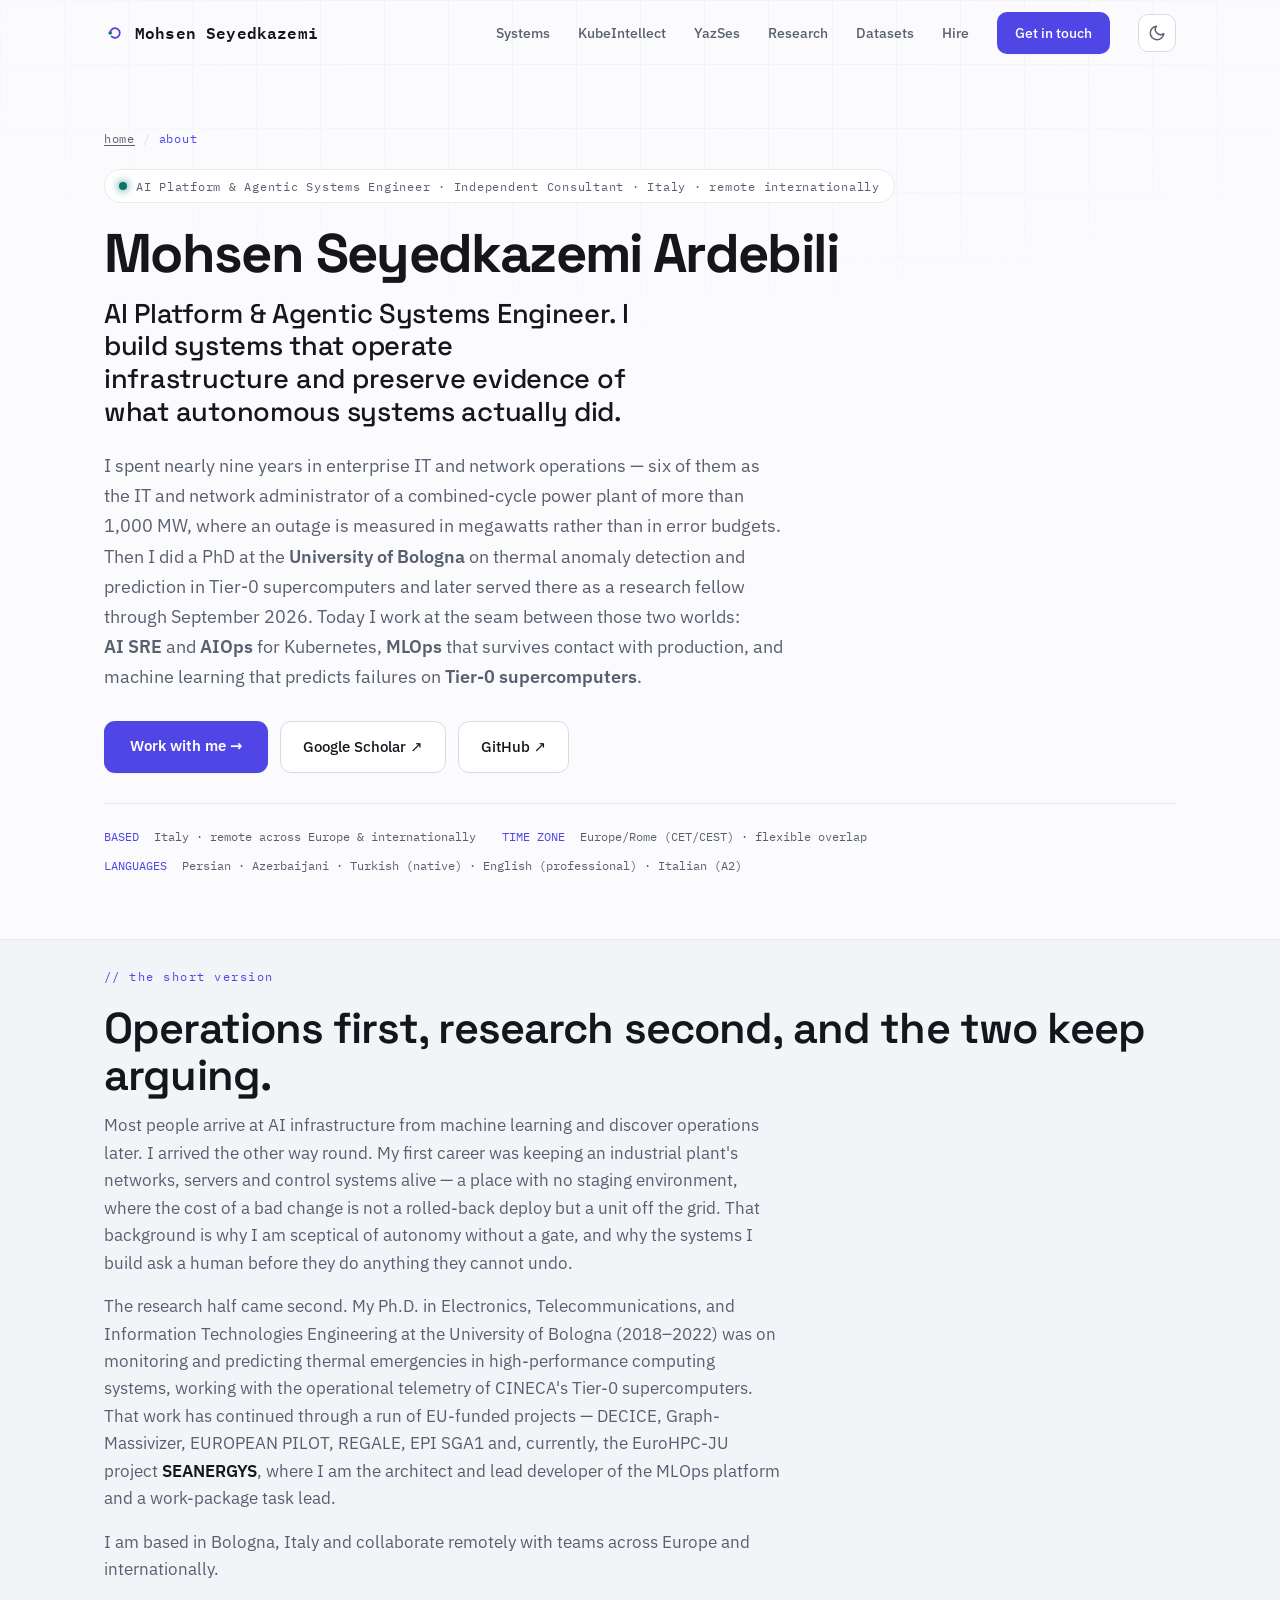
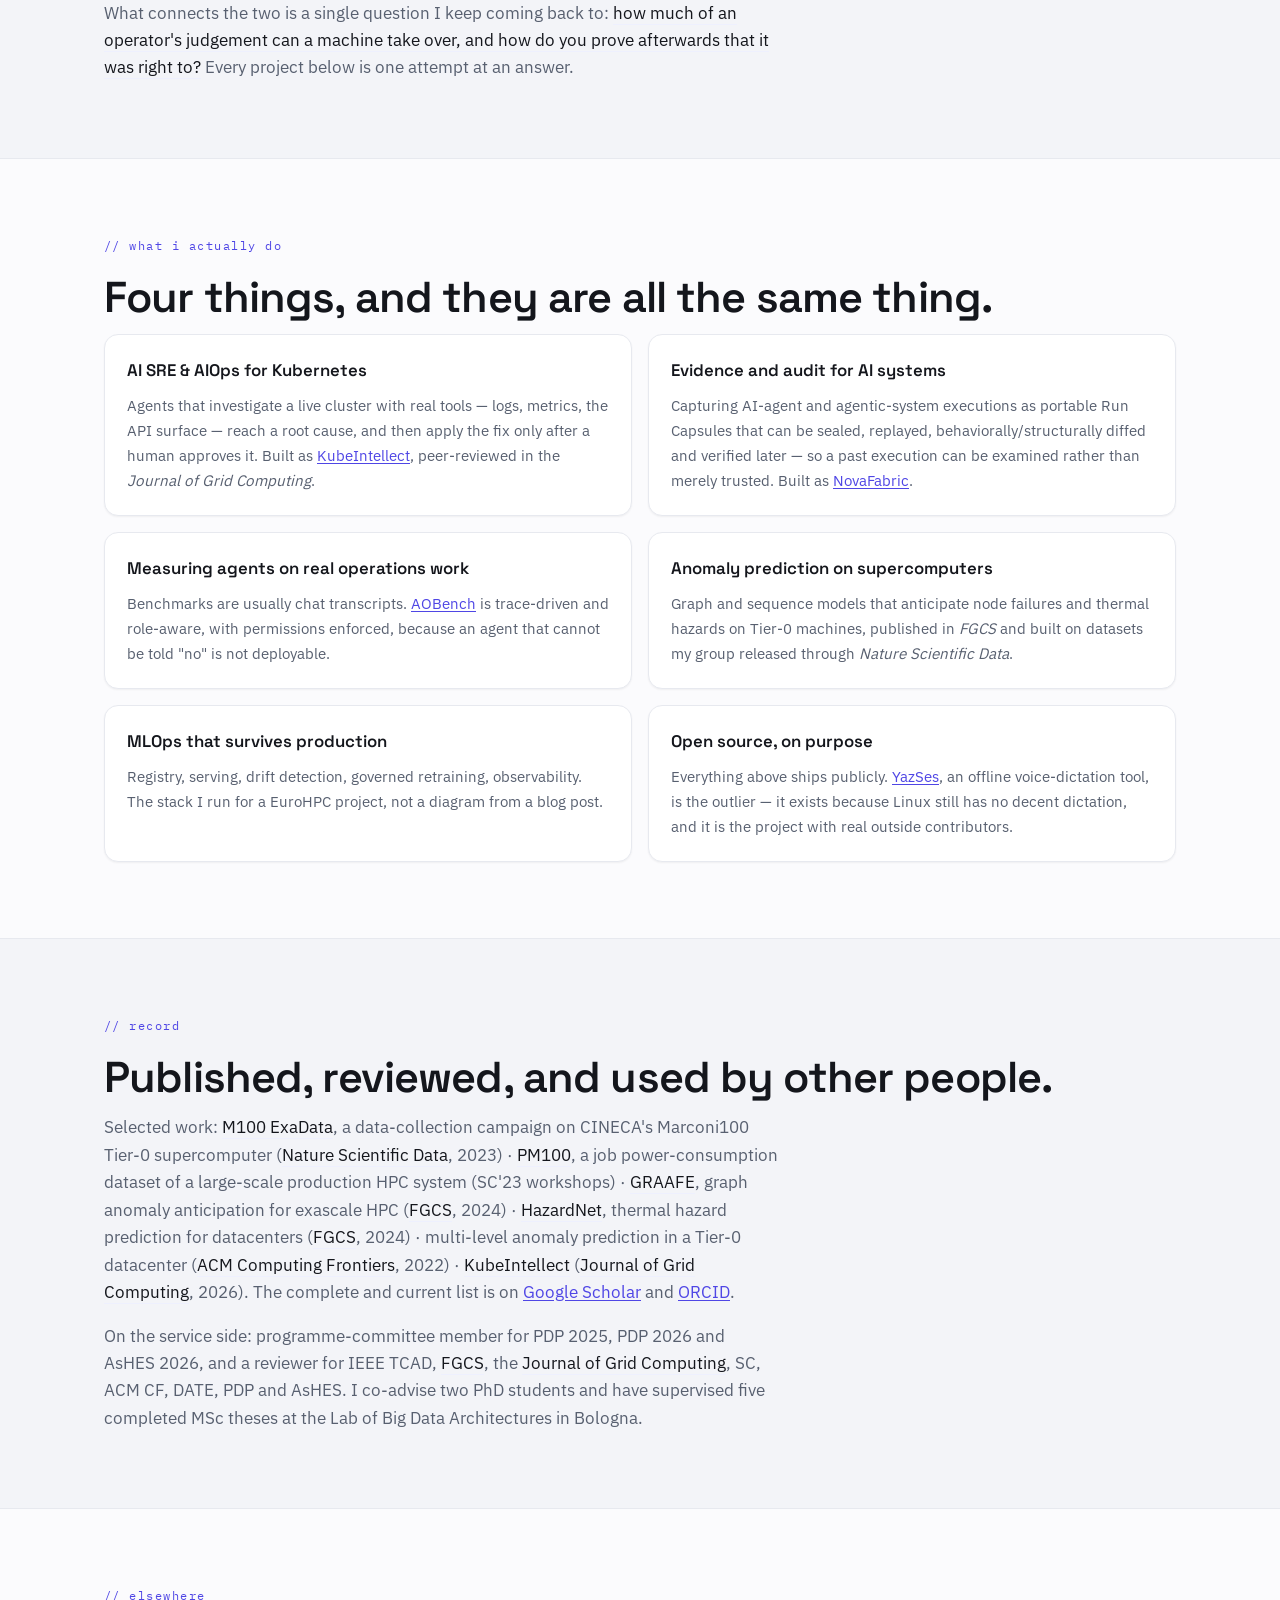
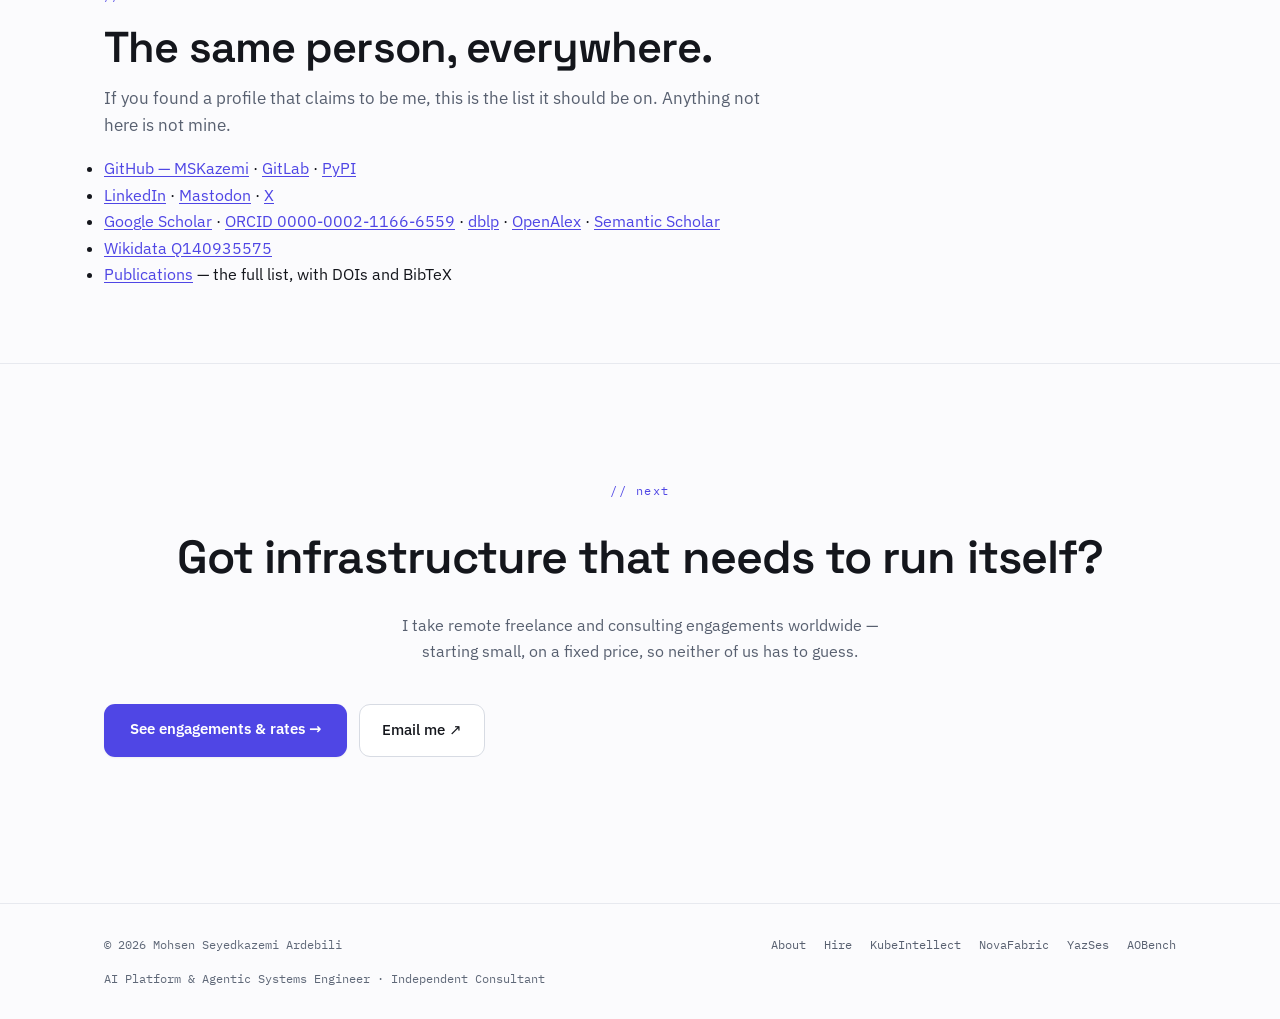
<file: about/index.html>
<!DOCTYPE html>
<html lang="en">
<head>
  <meta charset="UTF-8" />
  <meta name="viewport" content="width=device-width, initial-scale=1.0" />
  <script>try{if(localStorage.getItem('theme')==='dark')document.documentElement.setAttribute('data-theme','dark');}catch(e){}</script>
  <title>About Mohsen Seyedkazemi Ardebili — AI Platform &amp; Agentic Systems Engineer</title>
  <meta name="description" content="Mohsen Seyedkazemi Ardebili — AI Platform &amp; Agentic Systems Engineer and independent consultant based in Italy, collaborating remotely across Europe and internationally on agentic AI, MLOps, Kubernetes/OpenShift and HPC." />
  <meta name="author" content="Mohsen Seyedkazemi Ardebili" />
  <meta name="keywords" content="Mohsen Seyedkazemi Ardebili, Mohsen Seyedkazemi, Seyedkazemi Ardebili, AI platform engineer, agentic AI engineer, AI infrastructure engineer, LLMOps engineer, MLOps engineer, AIOps, AI SRE, Kubernetes, high-performance computing, Bologna, Italy" />
  <link rel="canonical" href="https://mskazemi.com/about/" />
  <link rel="alternate" type="text/markdown" href="https://mskazemi.com/about/index.md" />
  <meta name="robots" content="index, follow, max-image-preview:large, max-snippet:-1" />
  <meta name="theme-color" content="#0A0E14" />

  <meta property="og:title" content="About Mohsen Seyedkazemi Ardebili — AI Platform &amp; Agentic Systems Engineer" />
  <meta property="og:description" content="AI Platform &amp; Agentic Systems Engineer and independent consultant building agentic AI, MLOps and reproducible execution systems across Kubernetes/OpenShift and HPC." />
  <meta property="og:type" content="profile" />
  <meta property="og:url" content="https://mskazemi.com/about/" />
  <meta property="og:site_name" content="Mohsen Seyedkazemi Ardebili" />
  <meta property="og:locale" content="en_US" />
  <meta property="og:image" content="https://mskazemi.com/assets/mohsen-portrait.jpg" />
  <meta property="og:image:alt" content="Portrait of Mohsen Seyedkazemi Ardebili" />
  <meta property="profile:first_name" content="Mohsen" />
  <meta property="profile:last_name" content="Seyedkazemi Ardebili" />
  <meta name="twitter:card" content="summary" />
  <meta name="twitter:title" content="About Mohsen Seyedkazemi Ardebili" />
  <meta name="twitter:description" content="AI Platform &amp; Agentic Systems Engineer · Independent Consultant, Italy · remote internationally. Agentic AI, MLOps, Kubernetes/OpenShift and HPC." />
  <meta name="twitter:image" content="https://mskazemi.com/assets/mohsen-portrait.jpg" />

  <link rel="icon" href="data:image/svg+xml,%3Csvg xmlns='http://www.w3.org/2000/svg' viewBox='0 0 32 32'%3E%3Crect width='32' height='32' rx='7' fill='%230A0E14'/%3E%3Cpath d='M9 16a7 7 0 1 1 2.05 4.95' fill='none' stroke='%23F2A93B' stroke-width='2.4' stroke-linecap='round'/%3E%3Ccircle cx='9' cy='16' r='2.4' fill='%233FD79A'/%3E%3C/svg%3E" />

  <link rel="preload" href="/assets/fonts/space-grotesk-600-latin.woff2" as="font" type="font/woff2" crossorigin />
  <link rel="preload" href="/assets/fonts/ibm-plex-sans-400-latin.woff2" as="font" type="font/woff2" crossorigin />
  <link rel="stylesheet" href="/assets/fonts/fonts.css" />
  <link rel="stylesheet" href="../style.css" />
  <link rel="stylesheet" href="../project.css" />

  <!-- The canonical Person node for the whole estate. Every other page @id-references this. -->
  <script type="application/ld+json">
{
  "@context": "https://schema.org",
  "@type": "ProfilePage",
  "@id": "https://mskazemi.com/about/#profilepage",
  "url": "https://mskazemi.com/about/",
  "name": "About Mohsen Seyedkazemi Ardebili",
  "dateModified": "2026-10-09T01:18:00+02:00",
  "isPartOf": {
    "@id": "https://mskazemi.com/#website"
  },
  "about": {
    "@id": "https://mskazemi.com/#person"
  },
  "mainEntity": {
    "@type": "Person",
    "@id": "https://mskazemi.com/#person",
    "name": "Mohsen Seyedkazemi Ardebili",
    "alternateName": [
      "Mohsen Seyedkazemi",
      "M. Seyedkazemi Ardebili",
      "MSKazemi"
    ],
    "givenName": "Mohsen",
    "familyName": "Seyedkazemi Ardebili",
    "jobTitle": ["AI Platform & Agentic Systems Engineer", "AI Platform Engineer", "MLOps Engineer", "Agentic AI Engineer", "Independent Consultant"],
    "description": "AI Platform & Agentic Systems Engineer and independent consultant building AI platform, MLOps and agentic systems across Kubernetes, OpenShift and HPC, including reproducible execution evidence for AI workloads.",
    "disambiguatingDescription": "Researcher and freelance engineer in AI infrastructure, MLOps and high-performance computing, based in Bologna, Italy. Not to be confused with other researchers sharing the Seyedkazemi surname.",
    "url": "https://mskazemi.com/",
    "mainEntityOfPage": "https://mskazemi.com/about/",
    "image": "https://mskazemi.com/assets/mohsen-portrait.jpg",
    "email": "mailto:mohsen.seyedkazemi@gmail.com",
    "identifier": {
      "@type": "PropertyValue",
      "propertyID": "ORCID",
      "value": "0000-0002-1166-6559",
      "url": "https://orcid.org/0000-0002-1166-6559"
    },
    "address": {
      "@type": "PostalAddress",
      "addressLocality": "Bologna",
      "addressRegion": "Emilia-Romagna",
      "addressCountry": "IT"
    },
    "alumniOf": {
      "@type": "CollegeOrUniversity",
      "name": "University of Bologna",
      "url": "https://www.unibo.it/"
    },
    "hasCredential": {
      "@type": "EducationalOccupationalCredential",
      "credentialCategory": "degree",
      "name": "Ph.D. in Electronics, Telecommunications, and Information Technologies Engineering",
      "recognizedBy": {
        "@type": "CollegeOrUniversity",
        "name": "University of Bologna",
        "url": "https://www.unibo.it/"
      }
    },
    "hasOccupation": [
      {
        "@type": "Occupation",
        "name": "AI platform and MLOps engineer \u2014 agentic AI systems on Kubernetes and HPC",
        "occupationLocation": {
          "@type": "City",
          "name": "Bologna"
        }
      },
      {
        "@type": "Occupation",
        "name": "Freelance AI infrastructure, MLOps and Kubernetes engineer",
        "occupationLocation": {
          "@type": "Place",
          "name": "Remote — Worldwide"
        },
        "estimatedSalary": {
          "@type": "MonetaryAmountDistribution",
          "name": "day rate",
          "currency": "EUR",
          "duration": "P1D",
          "median": 400
        }
      }
    ],
    "seeks": {
      "@type": "Demand",
      "name": "Freelance and contract engagements in AI infrastructure, MLOps, Kubernetes reliability and production LLM agents",
      "areaServed": {
        "@type": "Place",
        "name": "Worldwide"
      }
    },
    "knowsLanguage": [
      {
        "@type": "Language",
        "name": "Persian"
      },
      {
        "@type": "Language",
        "name": "Azerbaijani"
      },
      {
        "@type": "Language",
        "name": "Turkish"
      },
      {
        "@type": "Language",
        "name": "English"
      },
      {
        "@type": "Language",
        "name": "Italian"
      }
    ],
    "knowsAbout": [
      "AI SRE",
      "AIOps",
      "Site Reliability Engineering",
      "Kubernetes",
      "Kubernetes root cause analysis",
      "MLOps",
      "Machine learning in production",
      "LLM agents",
      "Human-in-the-loop AI",
      "Observability",
      "OpenTelemetry",
      "High-Performance Computing",
      "Slurm",
      "Anomaly detection",
      "Cloud-native infrastructure",
      "AI governance and audit trails"
    ],
    "sameAs": [
      "https://mskazemi.com/about/",
      "https://github.com/MSKazemi",
      "https://gitlab.com/mskazemi",
      "https://www.linkedin.com/in/mskazemi/",
      "https://scholar.google.com/citations?user=xP64pZsAAAAJ",
      "https://orcid.org/0000-0002-1166-6559",
      "https://dblp.org/pid/282/6179",
      "https://openalex.org/A5013086540",
      "https://www.semanticscholar.org/author/2046824417",
      "https://www.wikidata.org/wiki/Q140935575",
      "https://pypi.org/user/MSKazemi/",
      "https://mastodon.social/@mskazemi",
      "https://x.com/mohsenardebili"
    ]
  }
}
  </script>

  <script type="application/ld+json">
  {
    "@context": "https://schema.org",
    "@type": "BreadcrumbList",
    "itemListElement": [
      { "@type": "ListItem", "position": 1, "name": "Home", "item": "https://mskazemi.com/" },
      { "@type": "ListItem", "position": 2, "name": "About", "item": "https://mskazemi.com/about/" }
    ]
  }
  </script>

  <script type="application/ld+json">
  {
    "@context": "https://schema.org",
    "@type": "FAQPage",
    "mainEntity": [
      {
        "@type": "Question",
        "name": "Who is Mohsen Seyedkazemi Ardebili?",
        "acceptedAnswer": {
          "@type": "Answer",
          "text": "Mohsen Seyedkazemi Ardebili is an AI Platform & Agentic Systems Engineer and independent consultant. He works on AI SRE and AIOps for Kubernetes, MLOps for getting models into production, and anomaly detection on Tier-0 supercomputers. Before his PhD on thermal anomaly detection in Tier-0 supercomputers he spent nearly nine years in enterprise IT and network operations, six of them as the IT and network administrator of a combined-cycle power plant of more than 1,000 megawatts."
        }
      },
      {
        "@type": "Question",
        "name": "What does Mohsen Seyedkazemi Ardebili work on?",
        "acceptedAnswer": {
          "@type": "Answer",
          "text": "Autonomous systems that operate infrastructure rather than merely describe it: LLM-driven agents that investigate a live Kubernetes cluster and apply fixes behind a human approval gate, evidence capture and replay for AI runs, benchmarks for agents doing real HPC operations work, and machine-learning anomaly prediction on exascale-class supercomputers."
        }
      },
      {
        "@type": "Question",
        "name": "Is Mohsen Seyedkazemi Ardebili available for freelance or consulting work?",
        "acceptedAnswer": {
          "@type": "Answer",
          "text": "Yes. He takes remote freelance and consulting engagements worldwide in Kubernetes reliability and AIOps, MLOps platform work, and production LLM agents, from fixed-price starter audits up to longer project engagements. Details are on the hire page at https://mskazemi.com/hire/."
        }
      },
      {
        "@type": "Question",
        "name": "Where is Mohsen Seyedkazemi Ardebili based, and which languages does he speak?",
        "acceptedAnswer": {
          "@type": "Answer",
          "text": "He is based in Bologna, Italy and works remotely across Europe and internationally. He speaks Persian, Azerbaijani and Turkish natively, English at professional level, and Italian at A2."
        }
      }
    ]
  }
  </script>
</head>
<body>

  <a href="#main" class="skip-link">Skip to content</a>

  <header id="nav">
    <div class="nav-inner">
      <a href="../" class="nav-logo">
        <svg class="logo-mark" width="22" height="22" viewBox="0 0 32 32" aria-hidden="true">
          <path d="M9 16a7 7 0 1 1 2.05 4.95" fill="none" stroke="var(--amber)" stroke-width="2.6" stroke-linecap="round"/>
          <circle cx="9" cy="16" r="2.6" fill="var(--mint)"/>
        </svg>
        <span>Mohsen Seyedkazemi</span>
      </a>
      <button class="nav-toggle" id="navToggle" aria-label="Toggle menu" aria-expanded="false" aria-controls="navLinks">
        <span></span><span></span><span></span>
      </button>
      <nav class="nav-links" id="navLinks" aria-label="Primary">
        <a href="../#systems">Systems</a>
        <a href="../projects/kubeintellect/">KubeIntellect</a>
        <a href="../projects/yazses/">YazSes</a>
        <a href="../#research">Research</a>
        <a href="../datasets/">Datasets</a>
        <a href="../hire/">Hire</a>
        <a href="../#contact" class="nav-cta">Get in touch</a>
        <button class="theme-toggle" id="themeToggle" type="button" aria-label="Toggle light or dark theme" title="Toggle theme" aria-pressed="false">
          <svg class="ic-moon" viewBox="0 0 24 24" fill="none" stroke="currentColor" stroke-width="2" stroke-linecap="round" stroke-linejoin="round" aria-hidden="true"><path d="M21 12.79A9 9 0 1 1 11.21 3 7 7 0 0 0 21 12.79z"/></svg>
          <svg class="ic-sun" viewBox="0 0 24 24" fill="none" stroke="currentColor" stroke-width="2" stroke-linecap="round" stroke-linejoin="round" aria-hidden="true"><circle cx="12" cy="12" r="4"/><path d="M12 2v2M12 20v2M4.93 4.93l1.41 1.41M17.66 17.66l1.41 1.41M2 12h2M20 12h2M6.34 17.66l-1.41 1.41M19.07 4.93l-1.41 1.41"/></svg>
        </button>
      </nav>
    </div>
  </header>

  <main id="main">

  <section class="proj-hero">
    <div class="container">
      <p class="breadcrumb">
        <a href="../">home</a><span class="sep">/</span>
        <span class="cur">about</span>
      </p>
      <p class="proj-eyebrow"><span class="dot-mint" aria-hidden="true"></span>AI Platform &amp; Agentic Systems Engineer · Independent Consultant · Italy · remote internationally</p>
      <h1>Mohsen Seyedkazemi Ardebili</h1>
      <p class="proj-tagline">AI Platform &amp; Agentic Systems Engineer. I build systems that operate infrastructure and preserve evidence of what autonomous systems actually did.</p>
      <p class="proj-lede">
        I spent nearly nine years in enterprise IT and network operations — six of them as the
        IT and network administrator of a combined-cycle power plant
        of more than 1,000&nbsp;MW, where an outage is measured in megawatts rather than in
        error budgets. Then I did a PhD at the
        <strong>University of Bologna</strong> on thermal anomaly detection and prediction in Tier-0 supercomputers and later served there as a research fellow through September 2026. Today I work at the
        seam between those two worlds: <strong>AI&nbsp;SRE</strong> and <strong>AIOps</strong> for
        Kubernetes, <strong>MLOps</strong> that survives contact with production, and machine
        learning that predicts failures on <strong>Tier-0 supercomputers</strong>.
      </p>
      <div class="proj-links">
        <a href="../hire/" class="btn-primary">Work with me →</a>
        <a href="https://scholar.google.com/citations?user=xP64pZsAAAAJ" target="_blank" rel="noopener" class="btn-ghost">Google Scholar ↗</a>
        <a href="https://github.com/MSKazemi" target="_blank" rel="noopener" class="btn-ghost">GitHub ↗</a>
      </div>
      <ul class="status-strip" aria-label="Quick facts">
        <li><span class="k">BASED</span> Italy · remote across Europe &amp; internationally</li>
        <li><span class="k">TIME ZONE</span> Europe/Rome (CET/CEST) · flexible overlap</li>
        <li><span class="k">LANGUAGES</span> Persian · Azerbaijani · Turkish (native) · English (professional) · Italian (A2)</li>
      </ul>
    </div>
  </section>

  <section class="proj-section panel-section alt">
    <div class="container">
      <p class="section-eyebrow">// the short version</p>
      <h2 class="section-title">Operations first, research second, and the two keep arguing.</h2>
      <div class="prose">
        <p>
          Most people arrive at AI infrastructure from machine learning and discover operations later.
          I arrived the other way round. My first career was keeping an industrial plant's networks,
          servers and control systems alive — a place with no staging environment, where the cost of a
          bad change is not a rolled-back deploy but a unit off the grid. That background is why I am
          sceptical of autonomy without a gate, and why the systems I build ask a human before they do
          anything they cannot undo.
        </p>
        <p>
          The research half came second. My Ph.D. in Electronics, Telecommunications, and Information Technologies Engineering at the University of Bologna (2018–2022)
          was on monitoring and predicting thermal emergencies in high-performance computing systems, working with the operational
          telemetry of CINECA's Tier-0 supercomputers. That work has continued through a run of
          EU-funded projects — DECICE, Graph-Massivizer, EUROPEAN PILOT, REGALE, EPI&nbsp;SGA1 and,
          currently, the EuroHPC-JU project <strong>SEANERGYS</strong>, where I am the architect and
          lead developer of the MLOps platform and a work-package task lead.
        </p>
        <p>
          I am based in Bologna, Italy and collaborate remotely with teams across Europe and internationally.
        </p>
        <p>
          What connects the two is a single question I keep coming back to: <em>how much of an
          operator's judgement can a machine take over, and how do you prove afterwards that it was
          right to?</em> Every project below is one attempt at an answer.
        </p>
      </div>
    </div>
  </section>

  <section class="proj-section panel-section">
    <div class="container">
      <p class="section-eyebrow">// what i actually do</p>
      <h2 class="section-title">Four things, and they are all the same thing.</h2>
      <div class="arch-grid">
        <div class="arch-item">
          <h3>AI SRE &amp; AIOps for Kubernetes</h3>
          <p>Agents that investigate a live cluster with real tools — logs, metrics, the API surface — reach a root cause, and then apply the fix only after a human approves it. Built as <a href="../projects/kubeintellect/">KubeIntellect</a>, peer-reviewed in the <em>Journal of Grid Computing</em>.</p>
        </div>
        <div class="arch-item">
          <h3>Evidence and audit for AI systems</h3>
          <p>Capturing AI-agent and agentic-system executions as portable Run Capsules that can be sealed, replayed, behaviorally/structurally diffed and verified later — so a past execution can be examined rather than merely trusted. Built as <a href="../projects/novafabric/">NovaFabric</a>.</p>
        </div>
        <div class="arch-item">
          <h3>Measuring agents on real operations work</h3>
          <p>Benchmarks are usually chat transcripts. <a href="../projects/aobench/">AOBench</a> is trace-driven and role-aware, with permissions enforced, because an agent that cannot be told "no" is not deployable.</p>
        </div>
        <div class="arch-item">
          <h3>Anomaly prediction on supercomputers</h3>
          <p>Graph and sequence models that anticipate node failures and thermal hazards on Tier-0 machines, published in <em>FGCS</em> and built on datasets my group released through <em>Nature Scientific Data</em>.</p>
        </div>
        <div class="arch-item">
          <h3>MLOps that survives production</h3>
          <p>Registry, serving, drift detection, governed retraining, observability. The stack I run for a EuroHPC project, not a diagram from a blog post.</p>
        </div>
        <div class="arch-item">
          <h3>Open source, on purpose</h3>
          <p>Everything above ships publicly. <a href="../projects/yazses/">YazSes</a>, an offline voice-dictation tool, is the outlier — it exists because Linux still has no decent dictation, and it is the project with real outside contributors.</p>
        </div>
      </div>
    </div>
  </section>

  <section class="proj-section panel-section alt">
    <div class="container">
      <p class="section-eyebrow">// record</p>
      <h2 class="section-title">Published, reviewed, and used by other people.</h2>
      <div class="prose">
        <p>
          Selected work: <em>M100 ExaData</em>, a data-collection campaign on CINECA's Marconi100
          Tier-0 supercomputer (<em>Nature Scientific Data</em>, 2023) · <em>PM100</em>, a job
          power-consumption dataset of a large-scale production HPC system (SC'23 workshops) ·
          <em>GRAAFE</em>, graph anomaly anticipation for exascale HPC (<em>FGCS</em>, 2024) ·
          <em>HazardNet</em>, thermal hazard prediction for datacenters (<em>FGCS</em>, 2024) ·
          multi-level anomaly prediction in a Tier-0 datacenter (<em>ACM Computing Frontiers</em>, 2022) ·
          <em>KubeIntellect</em> (<em>Journal of Grid Computing</em>, 2026).
          The complete and current list is on
          <a href="https://scholar.google.com/citations?user=xP64pZsAAAAJ" target="_blank" rel="noopener">Google Scholar</a>
          and <a href="https://orcid.org/0000-0002-1166-6559" target="_blank" rel="noopener">ORCID</a>.
        </p>
        <p>
          On the service side: programme-committee member for PDP&nbsp;2025, PDP&nbsp;2026 and
          AsHES&nbsp;2026, and a reviewer for IEEE&nbsp;TCAD, <em>FGCS</em>, the
          <em>Journal of Grid Computing</em>, SC, ACM&nbsp;CF, DATE, PDP and AsHES. I co-advise two
          PhD students and have supervised five completed MSc theses at the Lab of Big Data
          Architectures in Bologna.
        </p>
      </div>
    </div>
  </section>

  <section class="proj-section panel-section">
    <div class="container">
      <p class="section-eyebrow">// elsewhere</p>
      <h2 class="section-title">The same person, everywhere.</h2>
      <div class="prose">
        <p>
          If you found a profile that claims to be me, this is the list it should be on. Anything not
          here is not mine.
        </p>
        <ul>
          <li><a href="https://github.com/MSKazemi" target="_blank" rel="noopener">GitHub — MSKazemi</a> · <a href="https://gitlab.com/mskazemi" target="_blank" rel="noopener">GitLab</a> · <a href="https://pypi.org/user/MSKazemi/" target="_blank" rel="noopener">PyPI</a></li>
          <li><a href="https://www.linkedin.com/in/mskazemi/" target="_blank" rel="noopener">LinkedIn</a> · <a href="https://mastodon.social/@mskazemi" target="_blank" rel="noopener">Mastodon</a> · <a href="https://x.com/mohsenardebili" target="_blank" rel="noopener">X</a></li>
          <li><a href="https://scholar.google.com/citations?user=xP64pZsAAAAJ" target="_blank" rel="noopener">Google Scholar</a> · <a href="https://orcid.org/0000-0002-1166-6559" target="_blank" rel="noopener">ORCID 0000-0002-1166-6559</a> · <a href="https://dblp.org/pid/282/6179" target="_blank" rel="noopener">dblp</a> · <a href="https://openalex.org/A5013086540" target="_blank" rel="noopener">OpenAlex</a> · <a href="https://www.semanticscholar.org/author/2046824417" target="_blank" rel="noopener">Semantic Scholar</a></li>
          <li><a href="https://www.wikidata.org/wiki/Q140935575" target="_blank" rel="noopener">Wikidata Q140935575</a></li>
          <li><a href="../publications/" class="text-link">Publications</a> — the full list, with DOIs and BibTeX</li>
        </ul>
      </div>
    </div>
  </section>

  <section class="contact">
    <div class="container">
      <p class="section-eyebrow">// next</p>
      <h2 class="contact-h">Got infrastructure that needs to run itself?</h2>
      <p class="contact-lead">
        I take remote freelance and consulting engagements worldwide — starting small, on a
        fixed price, so neither of us has to guess.
      </p>
      <div class="proj-links">
        <a href="../hire/" class="btn-primary">See engagements &amp; rates →</a>
        <a href="mailto:mohsen.seyedkazemi@gmail.com?subject=Hello" class="btn-ghost">Email me ↗</a>
      </div>
    </div>
  </section>

  </main>

  <footer>
    <div class="container footer-inner">
      <span>© <span id="year"></span> Mohsen Seyedkazemi Ardebili</span>
      <nav class="footer-nav" aria-label="Site pages">
        <a href="../about/">About</a>
        <a href="../hire/">Hire</a>
        <a href="../projects/kubeintellect/">KubeIntellect</a>
        <a href="../projects/novafabric/">NovaFabric</a>
        <a href="../projects/yazses/">YazSes</a>
        <a href="../projects/aobench/">AOBench</a>
      </nav>
      <span class="foot-meta">AI Platform &amp; Agentic Systems Engineer · Independent Consultant</span>
    </div>
  </footer>

  <script src="../script.js"></script>
</body>
</html>
</file>
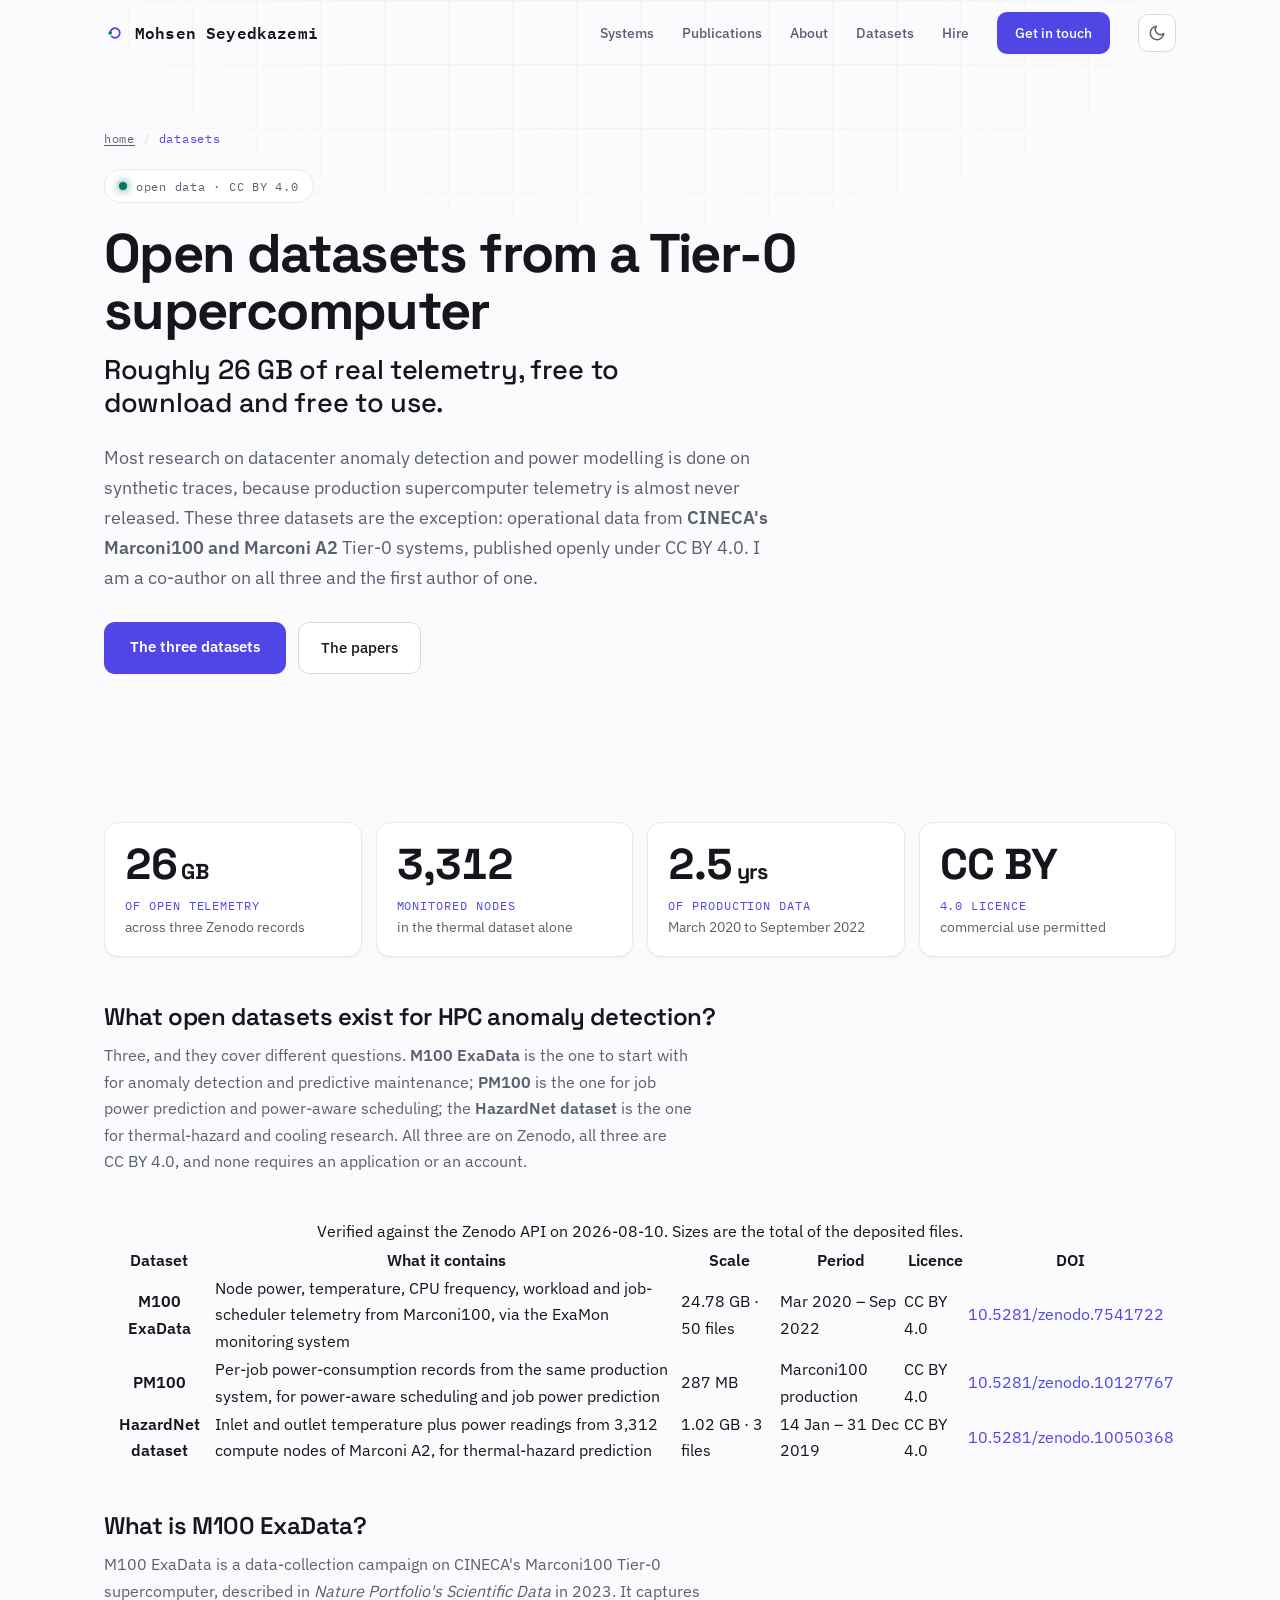
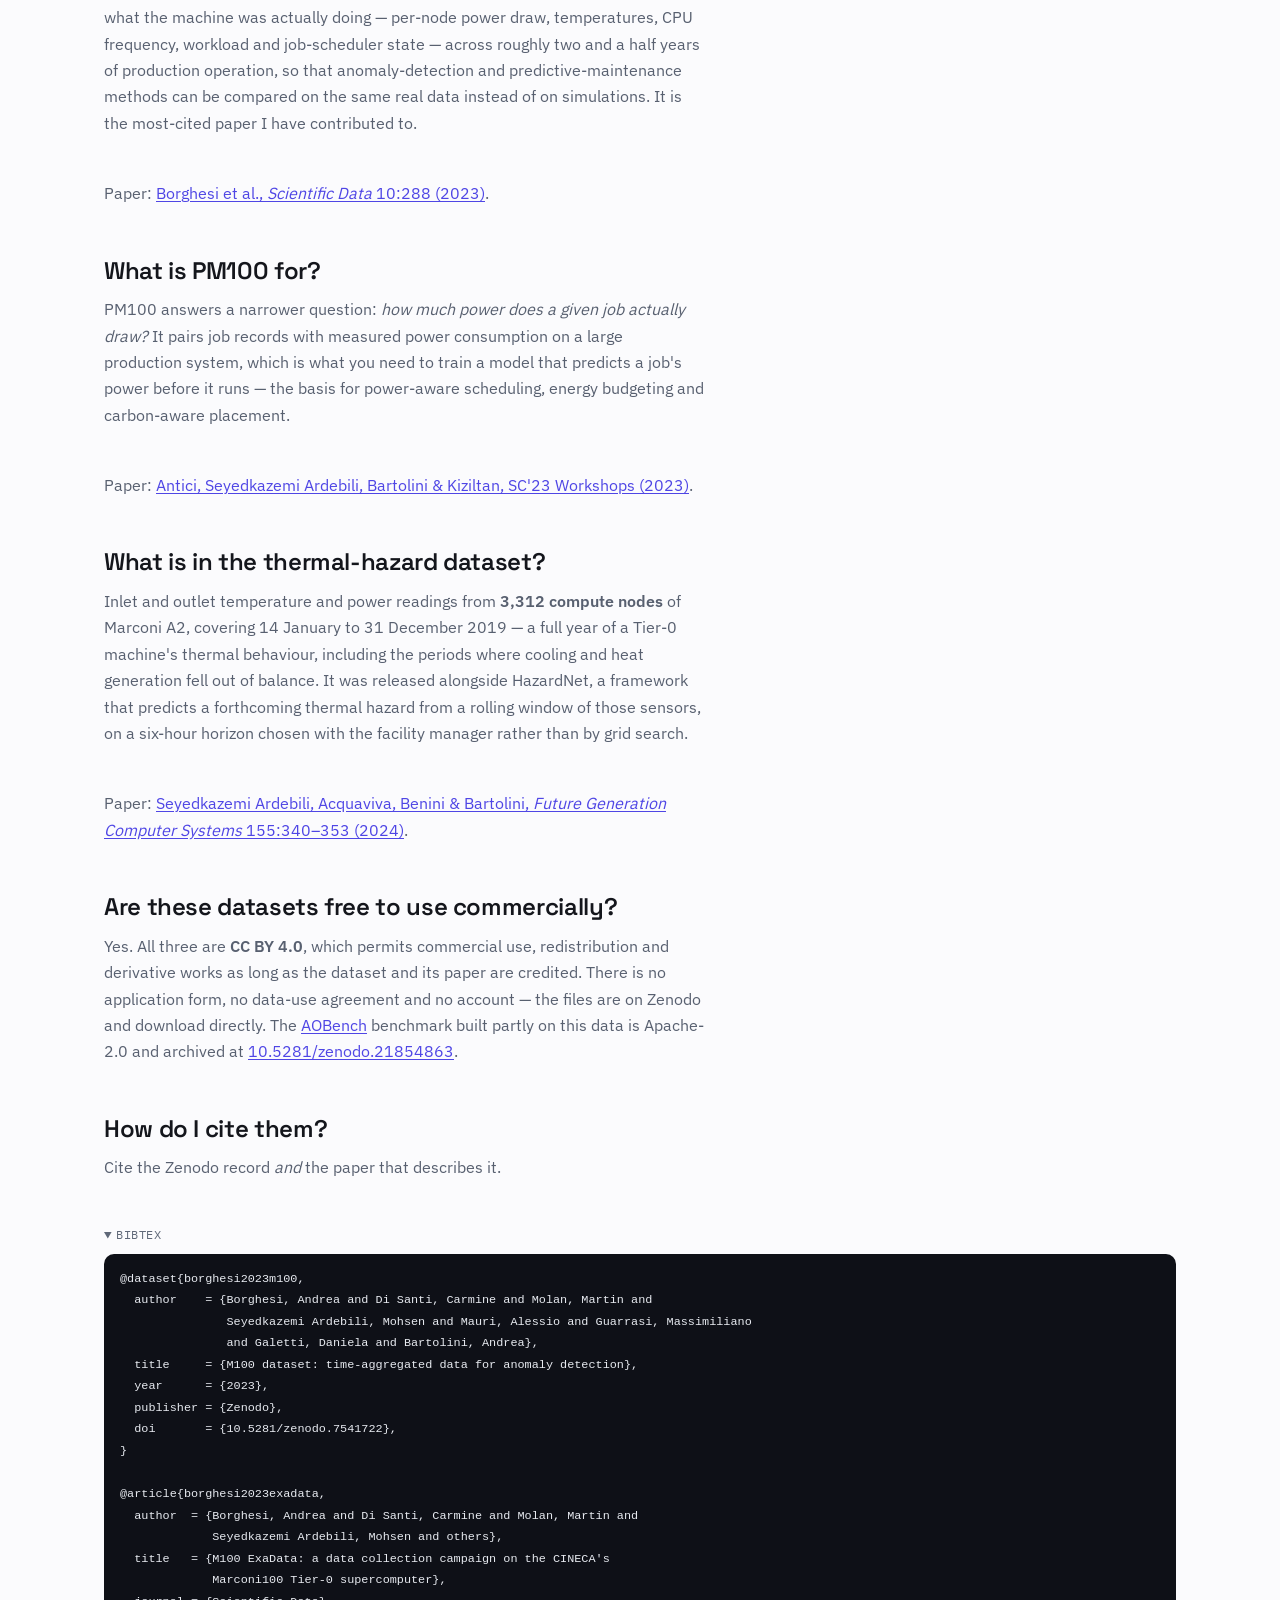
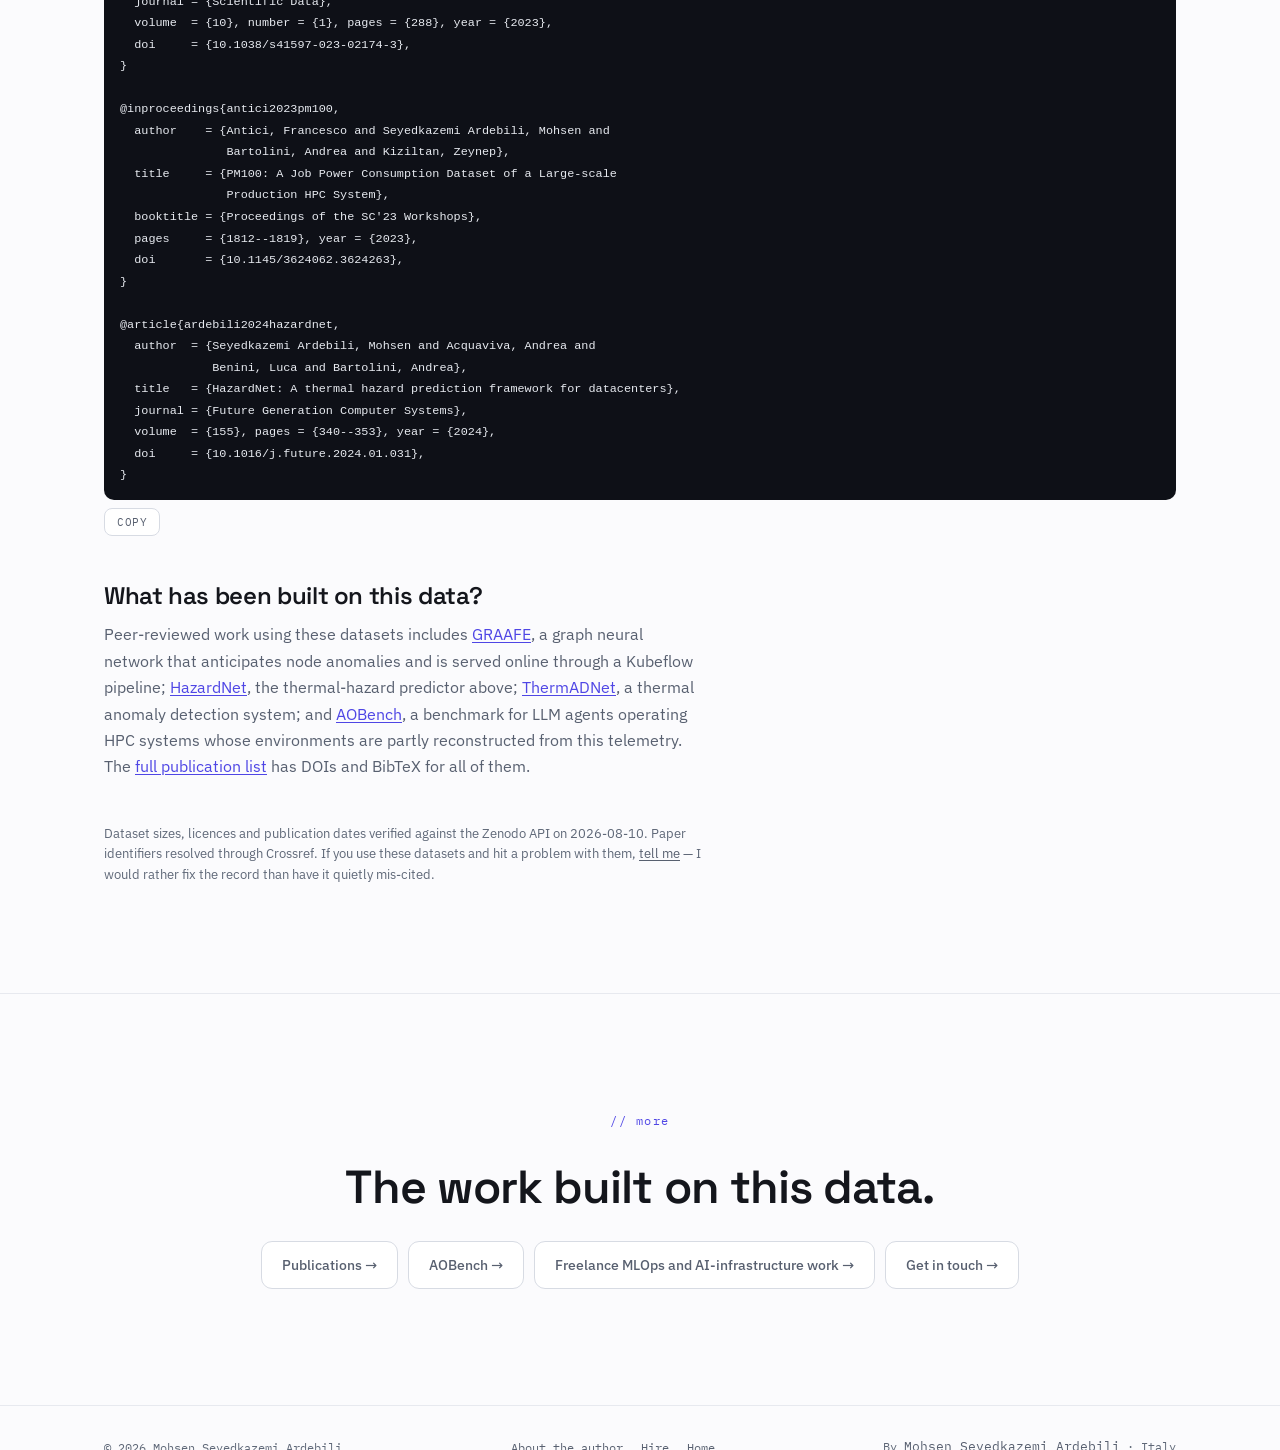
<file: datasets/index.html>
<!DOCTYPE html>
<html lang="en">
<head>
  <meta charset="UTF-8" />
  <meta name="viewport" content="width=device-width, initial-scale=1.0" />
  <script>try{if(localStorage.getItem('theme')==='dark')document.documentElement.setAttribute('data-theme','dark');}catch(e){}</script>
  <title>Open HPC datasets: Marconi100 telemetry, job power, thermal</title>
  <meta name="description" content="Three open CC-BY-4.0 datasets from CINECA's Tier-0 supercomputers: node telemetry for anomaly detection, per-job power, and thermal-hazard data." />
  <meta name="author" content="Mohsen Seyedkazemi Ardebili" />
  <meta name="keywords" content="HPC dataset, supercomputer telemetry dataset, M100 ExaData, PM100, Marconi100 dataset, HPC anomaly detection dataset, job power consumption dataset, datacenter thermal dataset, open research data, CINECA" />
  <link rel="canonical" href="https://mskazemi.com/datasets/" />
  <link rel="alternate" type="text/markdown" href="https://mskazemi.com/datasets/index.md" />
  <meta name="robots" content="index, follow, max-image-preview:large, max-snippet:-1" />
  <meta name="theme-color" content="#0A0E14" />

  <meta property="og:title" content="Open HPC datasets: Marconi100 telemetry, job power, thermal" />
  <meta property="og:description" content="~26 GB of open Tier-0 supercomputer telemetry across three CC-BY-4.0 datasets, with DOIs, scale, coverage and citation for each." />
  <meta property="og:type" content="website" />
  <meta property="og:url" content="https://mskazemi.com/datasets/" />
  <meta property="og:site_name" content="Mohsen Seyedkazemi Ardebili" />
  <meta property="og:locale" content="en_US" />
  <meta property="og:image" content="https://mskazemi.com/assets/mohsen-portrait.jpg" />
  <meta name="twitter:card" content="summary" />
  <meta name="twitter:image" content="https://mskazemi.com/assets/mohsen-portrait.jpg" />

  <link rel="icon" href="data:image/svg+xml,%3Csvg xmlns='http://www.w3.org/2000/svg' viewBox='0 0 32 32'%3E%3Crect width='32' height='32' rx='7' fill='%230A0E14'/%3E%3Cpath d='M9 16a7 7 0 1 1 2.05 4.95' fill='none' stroke='%23F2A93B' stroke-width='2.4' stroke-linecap='round'/%3E%3Ccircle cx='9' cy='16' r='2.4' fill='%233FD79A'/%3E%3C/svg%3E" />

  <link rel="preload" href="/assets/fonts/space-grotesk-600-latin.woff2" as="font" type="font/woff2" crossorigin />
  <link rel="preload" href="/assets/fonts/ibm-plex-sans-400-latin.woff2" as="font" type="font/woff2" crossorigin />
  <link rel="stylesheet" href="/assets/fonts/fonts.css" />
  <link rel="stylesheet" href="../style.css" />
  <link rel="stylesheet" href="../project.css" />

  <script type="application/ld+json">
  {
    "@context": "https://schema.org",
    "@graph": [
      {
        "@type": "CollectionPage",
        "@id": "https://mskazemi.com/datasets/#page",
        "url": "https://mskazemi.com/datasets/",
        "name": "Open HPC datasets — Marconi100 telemetry, job power, thermal hazards",
        "description": "Three open CC-BY-4.0 datasets from CINECA Tier-0 supercomputers, totalling roughly 26 GB, co-authored by Mohsen Seyedkazemi Ardebili.",
        "dateModified": "2026-10-09T12:00:00+02:00",
        "about": { "@id": "https://mskazemi.com/#person" },
        "isPartOf": { "@id": "https://mskazemi.com/#website" }
      },
      {
        "@type": "Dataset",
        "@id": "https://mskazemi.com/datasets/#m100",
        "name": "M100 ExaData — time-aggregated Marconi100 telemetry for anomaly detection",
        "description": "Operational telemetry collected by the ExaMon monitoring system from CINECA's Marconi100 Tier-0 supercomputer, covering March 2020 to September 2022. Includes per-node power, temperature, CPU frequency, workload and job-scheduler signals, released as a time-aggregated set for anomaly-detection research.",
        "identifier": "https://doi.org/10.5281/zenodo.7541722",
        "sameAs": "https://doi.org/10.5281/zenodo.7541722",
        "url": "https://doi.org/10.5281/zenodo.7541722",
        "license": "https://creativecommons.org/licenses/by/4.0/",
        "datePublished": "2023-01-31",
        "isAccessibleForFree": true,
        "keywords": ["high-performance computing", "supercomputer telemetry", "anomaly detection", "predictive maintenance", "datacenter monitoring"],
        "distribution": { "@type": "DataDownload", "encodingFormat": "application/x-tar", "contentSize": "24.78 GB", "contentUrl": "https://doi.org/10.5281/zenodo.7541722" },
        "creator": [
          { "@type": "Person", "name": "Andrea Borghesi" },
          { "@type": "Person", "name": "Carmine Di Santi" },
          { "@type": "Person", "name": "Martin Molan" },
          { "@type": "Person", "@id": "https://mskazemi.com/#person", "name": "Mohsen Seyedkazemi Ardebili", "url": "https://mskazemi.com/" }
        ],
        "citation": "https://doi.org/10.1038/s41597-023-02174-3"
      },
      {
        "@type": "Dataset",
        "@id": "https://mskazemi.com/datasets/#pm100",
        "name": "PM100 — per-job power consumption of a large-scale production HPC system",
        "description": "Per-job power-consumption records from CINECA's Marconi100 production supercomputer, published to support research on power-aware scheduling, job power prediction and energy-efficient HPC operation.",
        "identifier": "https://doi.org/10.5281/zenodo.10127767",
        "sameAs": "https://doi.org/10.5281/zenodo.10127767",
        "url": "https://doi.org/10.5281/zenodo.10127767",
        "license": "https://creativecommons.org/licenses/by/4.0/",
        "datePublished": "2023-11-24",
        "isAccessibleForFree": true,
        "keywords": ["job power consumption", "HPC scheduling", "energy efficiency", "power prediction", "supercomputer workload"],
        "distribution": { "@type": "DataDownload", "encodingFormat": "application/vnd.apache.parquet", "contentSize": "287 MB", "contentUrl": "https://doi.org/10.5281/zenodo.10127767" },
        "creator": [
          { "@type": "Person", "name": "Francesco Antici" },
          { "@type": "Person", "@id": "https://mskazemi.com/#person", "name": "Mohsen Seyedkazemi Ardebili", "url": "https://mskazemi.com/" },
          { "@type": "Person", "name": "Andrea Bartolini" },
          { "@type": "Person", "name": "Zeynep Kiziltan" }
        ],
        "citation": "https://doi.org/10.1145/3624062.3624263"
      },
      {
        "@type": "Dataset",
        "@id": "https://mskazemi.com/datasets/#hazardnet",
        "name": "HazardNet dataset — thermal sensor and power telemetry from 3,312 HPC nodes",
        "description": "Inlet and outlet temperature together with power-consumption readings from 3,312 compute nodes of CINECA's Marconi A2 Tier-0 supercomputer, covering 14 January to 31 December 2019, collected through the ExaMon monitoring infrastructure to support thermal-hazard prediction research.",
        "identifier": "https://doi.org/10.5281/zenodo.10050368",
        "sameAs": "https://doi.org/10.5281/zenodo.10050368",
        "url": "https://doi.org/10.5281/zenodo.10050368",
        "license": "https://creativecommons.org/licenses/by/4.0/",
        "datePublished": "2023-10-27",
        "isAccessibleForFree": true,
        "temporalCoverage": "2019-01-14/2019-12-31",
        "keywords": ["thermal anomaly", "datacenter cooling", "thermal hazard prediction", "sensor time series", "HPC facility"],
        "distribution": { "@type": "DataDownload", "encodingFormat": ["text/csv", "application/gzip"], "contentSize": "1.02 GB", "contentUrl": "https://doi.org/10.5281/zenodo.10050368" },
        "creator": [
          { "@type": "Person", "@id": "https://mskazemi.com/#person", "name": "Mohsen Seyedkazemi Ardebili", "url": "https://mskazemi.com/" },
          { "@type": "Person", "name": "Andrea Acquaviva" },
          { "@type": "Person", "name": "Luca Benini" },
          { "@type": "Person", "name": "Andrea Bartolini" }
        ],
        "citation": "https://doi.org/10.1016/j.future.2024.01.031"
      },
      {
        "@type": "FAQPage",
        "@id": "https://mskazemi.com/datasets/#faq",
        "mainEntity": [
          {
            "@type": "Question",
            "name": "What open datasets exist for HPC anomaly detection?",
            "acceptedAnswer": { "@type": "Answer", "text": "Three open CC-BY-4.0 datasets from CINECA's Tier-0 supercomputers cover most of this ground. M100 ExaData holds 24.8 GB of time-aggregated Marconi100 node telemetry from March 2020 to September 2022. The HazardNet dataset holds 1 GB of inlet/outlet temperature and power readings from 3,312 Marconi A2 nodes across 2019. PM100 holds 287 MB of per-job power-consumption records. All three are free to download from Zenodo and require only attribution." }
          },
          {
            "@type": "Question",
            "name": "What is M100 ExaData?",
            "acceptedAnswer": { "@type": "Answer", "text": "M100 ExaData is a data-collection campaign on CINECA's Marconi100 Tier-0 supercomputer, published in Nature Portfolio's Scientific Data in 2023. It captures operational telemetry from the ExaMon monitoring system — per-node power, temperature, CPU frequency, workload and job-scheduler signals — over roughly two and a half years of production operation, released openly so anomaly-detection and predictive-maintenance methods can be compared on the same real supercomputer data." }
          },
          {
            "@type": "Question",
            "name": "Are these datasets free to use commercially?",
            "acceptedAnswer": { "@type": "Answer", "text": "Yes. All three datasets are released under Creative Commons Attribution 4.0 (CC-BY-4.0), which permits commercial use, redistribution and derivative works provided the dataset and its accompanying paper are credited. The AOBench benchmark that builds on this data is Apache-2.0." }
          },
          {
            "@type": "Question",
            "name": "How do I cite them?",
            "acceptedAnswer": { "@type": "Answer", "text": "Cite both the Zenodo record and the paper that describes it. For M100 ExaData cite Zenodo 10.5281/zenodo.7541722 and Borghesi et al., Scientific Data 10:288 (2023), doi 10.1038/s41597-023-02174-3. For PM100 cite Zenodo 10.5281/zenodo.10127767 and Antici et al., SC'23 Workshops, doi 10.1145/3624062.3624263. For the HazardNet dataset cite Zenodo 10.5281/zenodo.10050368 and Seyedkazemi Ardebili et al., Future Generation Computer Systems 155:340-353 (2024), doi 10.1016/j.future.2024.01.031." }
          }
        ]
      },
      {
        "@type": "BreadcrumbList",
        "itemListElement": [
          { "@type": "ListItem", "position": 1, "name": "Home", "item": "https://mskazemi.com/" },
          { "@type": "ListItem", "position": 2, "name": "Datasets", "item": "https://mskazemi.com/datasets/" }
        ]
      }
    ]
  }
  </script>
</head>
<body>

  <a href="#main" class="skip-link">Skip to content</a>

  <header id="nav">
    <div class="nav-inner">
      <a href="../" class="nav-logo">
        <svg class="logo-mark" width="22" height="22" viewBox="0 0 32 32" aria-hidden="true">
          <path d="M9 16a7 7 0 1 1 2.05 4.95" fill="none" stroke="var(--amber)" stroke-width="2.6" stroke-linecap="round"/>
          <circle cx="9" cy="16" r="2.6" fill="var(--mint)"/>
        </svg>
        <span>Mohsen Seyedkazemi</span>
      </a>
      <button class="nav-toggle" id="navToggle" aria-label="Toggle menu" aria-expanded="false" aria-controls="navLinks">
        <span></span><span></span><span></span>
      </button>
      <nav class="nav-links" id="navLinks" aria-label="Primary">
        <a href="../#systems">Systems</a>
        <a href="../publications/">Publications</a>
        <a href="../about/">About</a>
        <a href="../datasets/">Datasets</a>
        <a href="../hire/">Hire</a>
        <a href="../#contact" class="nav-cta">Get in touch</a>
        <button class="theme-toggle" id="themeToggle" type="button" aria-label="Toggle light or dark theme" title="Toggle theme" aria-pressed="false">
          <svg class="ic-moon" viewBox="0 0 24 24" fill="none" stroke="currentColor" stroke-width="2" stroke-linecap="round" stroke-linejoin="round" aria-hidden="true"><path d="M21 12.79A9 9 0 1 1 11.21 3 7 7 0 0 0 21 12.79z"/></svg>
          <svg class="ic-sun" viewBox="0 0 24 24" fill="none" stroke="currentColor" stroke-width="2" stroke-linecap="round" stroke-linejoin="round" aria-hidden="true"><circle cx="12" cy="12" r="4"/><path d="M12 2v2M12 20v2M4.93 4.93l1.41 1.41M17.66 17.66l1.41 1.41M2 12h2M20 12h2M6.34 17.66l-1.41 1.41M19.07 4.93l-1.41 1.41"/></svg>
        </button>
      </nav>
    </div>
  </header>

  <main id="main">

  <section class="proj-hero">
    <div class="container">
      <p class="breadcrumb">
        <a href="../">home</a><span class="sep">/</span>
        <span class="cur">datasets</span>
      </p>
      <p class="proj-eyebrow"><span class="dot-mint" aria-hidden="true"></span>open data · CC BY 4.0</p>
      <h1>Open datasets from a Tier-0 supercomputer</h1>
      <p class="proj-tagline">Roughly 26&nbsp;GB of real telemetry, free to download and free to use.</p>
      <p class="proj-lede">
        Most research on datacenter anomaly detection and power modelling is done on synthetic traces,
        because production supercomputer telemetry is almost never released. These three datasets are
        the exception: operational data from <strong>CINECA's Marconi100 and Marconi&nbsp;A2</strong>
        Tier-0 systems, published openly under CC&nbsp;BY&nbsp;4.0. I am a co-author on all three and
        the first author of one.
      </p>
      <div class="proj-links">
        <a href="#table" class="btn-primary">The three datasets</a>
        <a href="../publications/" class="btn-ghost">The papers</a>
      </div>
    </div>
  </section>

  <section class="panel-section">
    <div class="container">

      <div class="stat-row">
        <div class="stat"><span class="stat-v">26<span style="font-size:.5em"> GB</span></span><span class="stat-k">of open telemetry</span><span class="stat-sub">across three Zenodo records</span></div>
        <div class="stat"><span class="stat-v">3,312</span><span class="stat-k">monitored nodes</span><span class="stat-sub">in the thermal dataset alone</span></div>
        <div class="stat"><span class="stat-v">2.5<span style="font-size:.5em"> yrs</span></span><span class="stat-k">of production data</span><span class="stat-sub">March 2020 to September 2022</span></div>
        <div class="stat"><span class="stat-v">CC BY</span><span class="stat-k">4.0 licence</span><span class="stat-sub">commercial use permitted</span></div>
      </div>

      <h2 class="sub-title" id="table">What open datasets exist for HPC anomaly detection?</h2>
      <p class="section-lead">
        Three, and they cover different questions. <strong>M100 ExaData</strong> is the one to start with
        for anomaly detection and predictive maintenance; <strong>PM100</strong> is the one for job power
        prediction and power-aware scheduling; the <strong>HazardNet dataset</strong> is the one for
        thermal-hazard and cooling research. All three are on Zenodo, all three are CC&nbsp;BY&nbsp;4.0,
        and none requires an application or an account.
      </p>

      <div class="table-scroll">
        <table class="oss-table">
          <caption>Verified against the Zenodo API on 2026-08-10. Sizes are the total of the deposited files.</caption>
          <thead>
            <tr>
              <th scope="col">Dataset</th><th scope="col">What it contains</th><th scope="col">Scale</th>
              <th scope="col">Period</th><th scope="col">Licence</th><th scope="col">DOI</th>
            </tr>
          </thead>
          <tbody>
            <tr>
              <th scope="row">M100 ExaData</th>
              <td>Node power, temperature, CPU frequency, workload and job-scheduler telemetry from Marconi100, via the ExaMon monitoring system</td>
              <td>24.78&nbsp;GB · 50 files</td>
              <td>Mar 2020 – Sep 2022</td>
              <td>CC BY 4.0</td>
              <td><a href="https://doi.org/10.5281/zenodo.7541722" target="_blank" rel="noopener">10.5281/zenodo.7541722</a></td>
            </tr>
            <tr>
              <th scope="row">PM100</th>
              <td>Per-job power-consumption records from the same production system, for power-aware scheduling and job power prediction</td>
              <td>287&nbsp;MB</td>
              <td>Marconi100 production</td>
              <td>CC BY 4.0</td>
              <td><a href="https://doi.org/10.5281/zenodo.10127767" target="_blank" rel="noopener">10.5281/zenodo.10127767</a></td>
            </tr>
            <tr>
              <th scope="row">HazardNet dataset</th>
              <td>Inlet and outlet temperature plus power readings from 3,312 compute nodes of Marconi A2, for thermal-hazard prediction</td>
              <td>1.02&nbsp;GB · 3 files</td>
              <td>14 Jan – 31 Dec 2019</td>
              <td>CC BY 4.0</td>
              <td><a href="https://doi.org/10.5281/zenodo.10050368" target="_blank" rel="noopener">10.5281/zenodo.10050368</a></td>
            </tr>
          </tbody>
        </table>
      </div>

      <h2 class="sub-title">What is M100 ExaData?</h2>
      <p class="section-lead">
        M100 ExaData is a data-collection campaign on CINECA's Marconi100 Tier-0 supercomputer,
        described in <em>Nature Portfolio's Scientific Data</em> in 2023. It captures what the machine
        was actually doing — per-node power draw, temperatures, CPU frequency, workload and
        job-scheduler state — across roughly two and a half years of production operation, so that
        anomaly-detection and predictive-maintenance methods can be compared on the same real data
        instead of on simulations. It is the most-cited paper I have contributed to.
      </p>
      <p class="section-lead">
        Paper: <a href="https://doi.org/10.1038/s41597-023-02174-3" target="_blank" rel="noopener">Borghesi et al., <em>Scientific Data</em> 10:288 (2023)</a>.
      </p>

      <h2 class="sub-title">What is PM100 for?</h2>
      <p class="section-lead">
        PM100 answers a narrower question: <em>how much power does a given job actually draw?</em> It
        pairs job records with measured power consumption on a large production system, which is what
        you need to train a model that predicts a job's power before it runs — the basis for
        power-aware scheduling, energy budgeting and carbon-aware placement.
      </p>
      <p class="section-lead">
        Paper: <a href="https://doi.org/10.1145/3624062.3624263" target="_blank" rel="noopener">Antici, Seyedkazemi&nbsp;Ardebili, Bartolini &amp; Kiziltan, SC'23 Workshops (2023)</a>.
      </p>

      <h2 class="sub-title">What is in the thermal-hazard dataset?</h2>
      <p class="section-lead">
        Inlet and outlet temperature and power readings from <strong>3,312 compute nodes</strong> of
        Marconi&nbsp;A2, covering 14&nbsp;January to 31&nbsp;December 2019 — a full year of a Tier-0
        machine's thermal behaviour, including the periods where cooling and heat generation fell out
        of balance. It was released alongside HazardNet, a framework that predicts a forthcoming
        thermal hazard from a rolling window of those sensors, on a six-hour horizon chosen with the
        facility manager rather than by grid search.
      </p>
      <p class="section-lead">
        Paper: <a href="https://doi.org/10.1016/j.future.2024.01.031" target="_blank" rel="noopener">Seyedkazemi&nbsp;Ardebili, Acquaviva, Benini &amp; Bartolini, <em>Future Generation Computer Systems</em> 155:340–353 (2024)</a>.
      </p>

      <h2 class="sub-title">Are these datasets free to use commercially?</h2>
      <p class="section-lead">
        Yes. All three are <strong>CC&nbsp;BY&nbsp;4.0</strong>, which permits commercial use,
        redistribution and derivative works as long as the dataset and its paper are credited. There is
        no application form, no data-use agreement and no account — the files are on Zenodo and
        download directly. The <a href="../projects/aobench/">AOBench</a> benchmark built partly on this
        data is Apache-2.0 and archived at
        <a href="https://doi.org/10.5281/zenodo.21854863" target="_blank" rel="noopener">10.5281/zenodo.21854863</a>.
      </p>

      <h2 class="sub-title">How do I cite them?</h2>
      <p class="section-lead">Cite the Zenodo record <em>and</em> the paper that describes it.</p>
      <details class="p-bib" open>
        <summary>BibTeX</summary>
        <pre tabindex="0" aria-label="BibTeX for the datasets"><code id="bibds">@dataset{borghesi2023m100,
  author    = {Borghesi, Andrea and Di Santi, Carmine and Molan, Martin and
               Seyedkazemi Ardebili, Mohsen and Mauri, Alessio and Guarrasi, Massimiliano
               and Galetti, Daniela and Bartolini, Andrea},
  title     = {M100 dataset: time-aggregated data for anomaly detection},
  year      = {2023},
  publisher = {Zenodo},
  doi       = {10.5281/zenodo.7541722},
}

@article{borghesi2023exadata,
  author  = {Borghesi, Andrea and Di Santi, Carmine and Molan, Martin and
             Seyedkazemi Ardebili, Mohsen and others},
  title   = {M100 ExaData: a data collection campaign on the CINECA's
             Marconi100 Tier-0 supercomputer},
  journal = {Scientific Data},
  volume  = {10}, number = {1}, pages = {288}, year = {2023},
  doi     = {10.1038/s41597-023-02174-3},
}

@inproceedings{antici2023pm100,
  author    = {Antici, Francesco and Seyedkazemi Ardebili, Mohsen and
               Bartolini, Andrea and Kiziltan, Zeynep},
  title     = {PM100: A Job Power Consumption Dataset of a Large-scale
               Production HPC System},
  booktitle = {Proceedings of the SC'23 Workshops},
  pages     = {1812--1819}, year = {2023},
  doi       = {10.1145/3624062.3624263},
}

@article{ardebili2024hazardnet,
  author  = {Seyedkazemi Ardebili, Mohsen and Acquaviva, Andrea and
             Benini, Luca and Bartolini, Andrea},
  title   = {HazardNet: A thermal hazard prediction framework for datacenters},
  journal = {Future Generation Computer Systems},
  volume  = {155}, pages = {340--353}, year = {2024},
  doi     = {10.1016/j.future.2024.01.031},
}</code></pre>
        <button type="button" class="copy-bib" data-target="bibds">Copy</button>
      </details>

      <h2 class="sub-title">What has been built on this data?</h2>
      <p class="section-lead">
        Peer-reviewed work using these datasets includes
        <a href="https://doi.org/10.1016/j.future.2024.06.032" target="_blank" rel="noopener">GRAAFE</a>,
        a graph neural network that anticipates node anomalies and is served online through a Kubeflow
        pipeline; <a href="https://doi.org/10.1016/j.future.2024.01.031" target="_blank" rel="noopener">HazardNet</a>,
        the thermal-hazard predictor above;
        <a href="https://doi.org/10.1016/j.future.2025.108311" target="_blank" rel="noopener">ThermADNet</a>,
        a thermal anomaly detection system; and
        <a href="../projects/aobench/">AOBench</a>, a benchmark for LLM agents operating HPC systems
        whose environments are partly reconstructed from this telemetry.
        The <a href="../publications/">full publication list</a> has DOIs and BibTeX for all of them.
      </p>

      <p class="chart-source">
        Dataset sizes, licences and publication dates verified against the Zenodo API on 2026-08-10.
        Paper identifiers resolved through Crossref. If you use these datasets and hit a problem with
        them, <a href="../#contact">tell me</a> — I would rather fix the record than have it quietly
        mis-cited.
      </p>
    </div>
  </section>

  <section class="contact">
    <div class="container">
      <p class="section-eyebrow">// more</p>
      <h2 class="contact-h">The work built on this data.</h2>
      <div class="contact-links">
        <a href="../publications/" class="clink">Publications →</a>
        <a href="../projects/aobench/" class="clink">AOBench →</a>
        <a href="../hire/" class="clink">Freelance MLOps and AI-infrastructure work →</a>
        <a href="../#contact" class="clink">Get in touch →</a>
      </div>
    </div>
  </section>

  </main>

  <footer>
    <div class="container footer-inner">
      <span>&copy; <span id="year"></span> Mohsen Seyedkazemi Ardebili</span>
      <nav class="footer-nav" aria-label="Site pages">
        <a href="../about/">About the author</a>
        <a href="../hire/">Hire</a>
        <a href="../">Home</a>
      </nav>
      <span class="foot-meta">By <a href="../about/" class="back-link">Mohsen Seyedkazemi Ardebili</a> &middot; Italy</span>
    </div>
  </footer>

  <script src="../script.js"></script>
  <script>
    document.querySelectorAll('.copy-bib').forEach(function (btn) {
      btn.addEventListener('click', function () {
        var el = document.getElementById(btn.dataset.target);
        if (!el) return;
        navigator.clipboard.writeText(el.textContent).then(function () {
          var was = btn.textContent;
          btn.textContent = 'Copied';
          setTimeout(function () { btn.textContent = was; }, 1600);
        });
      });
    });
  </script>
</body>
</html>
</file>
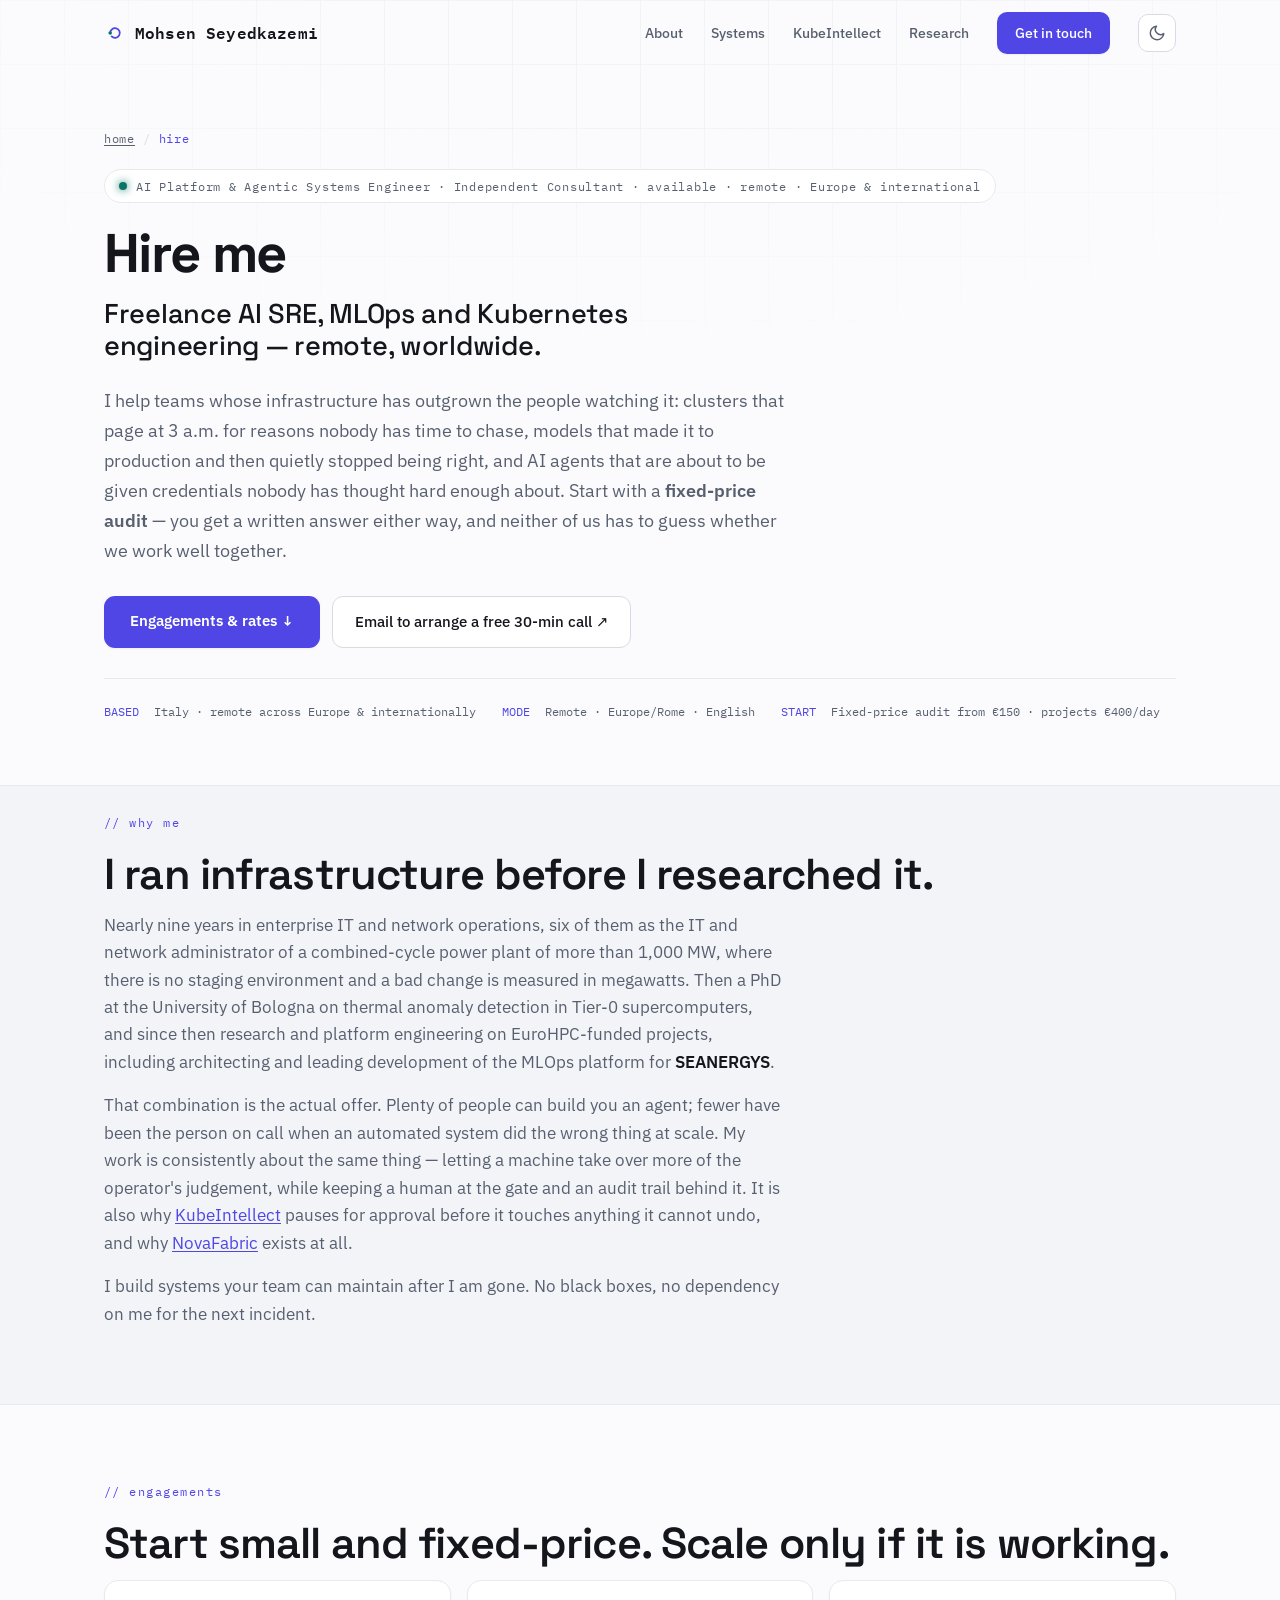
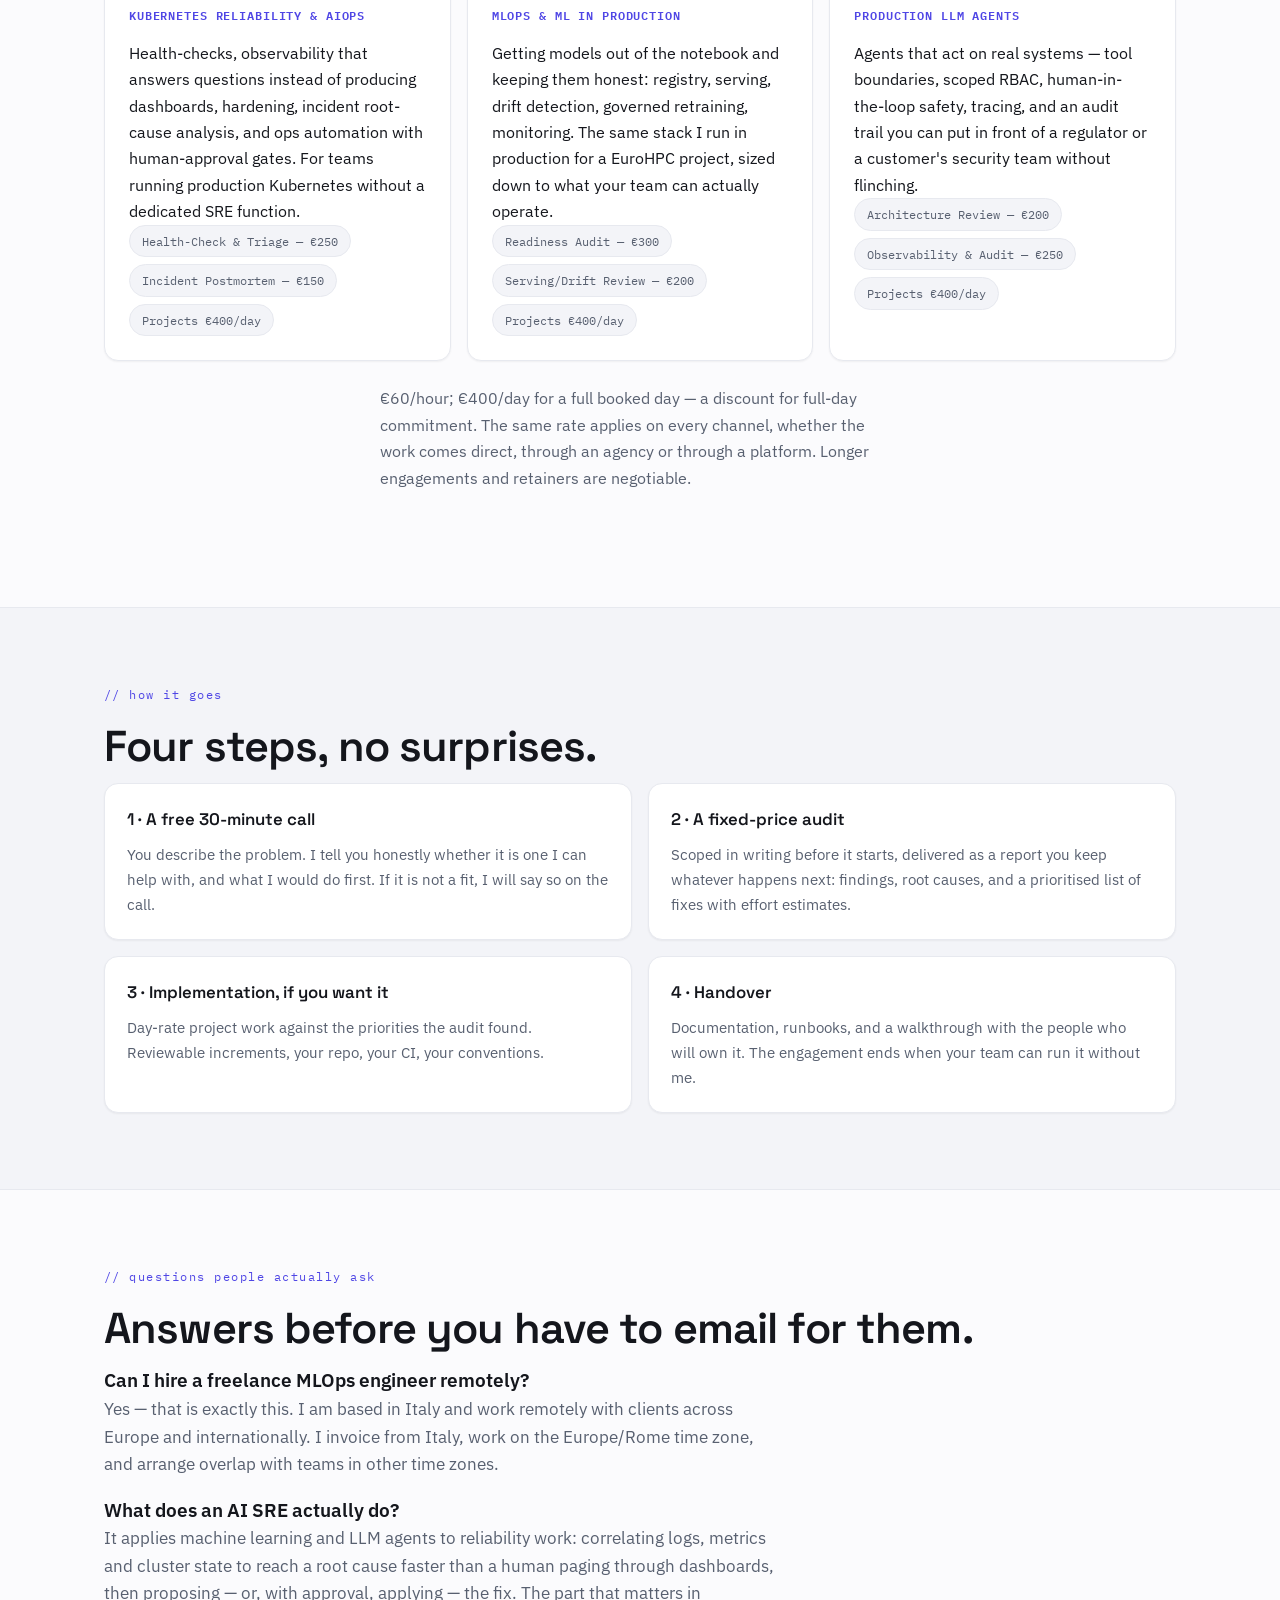
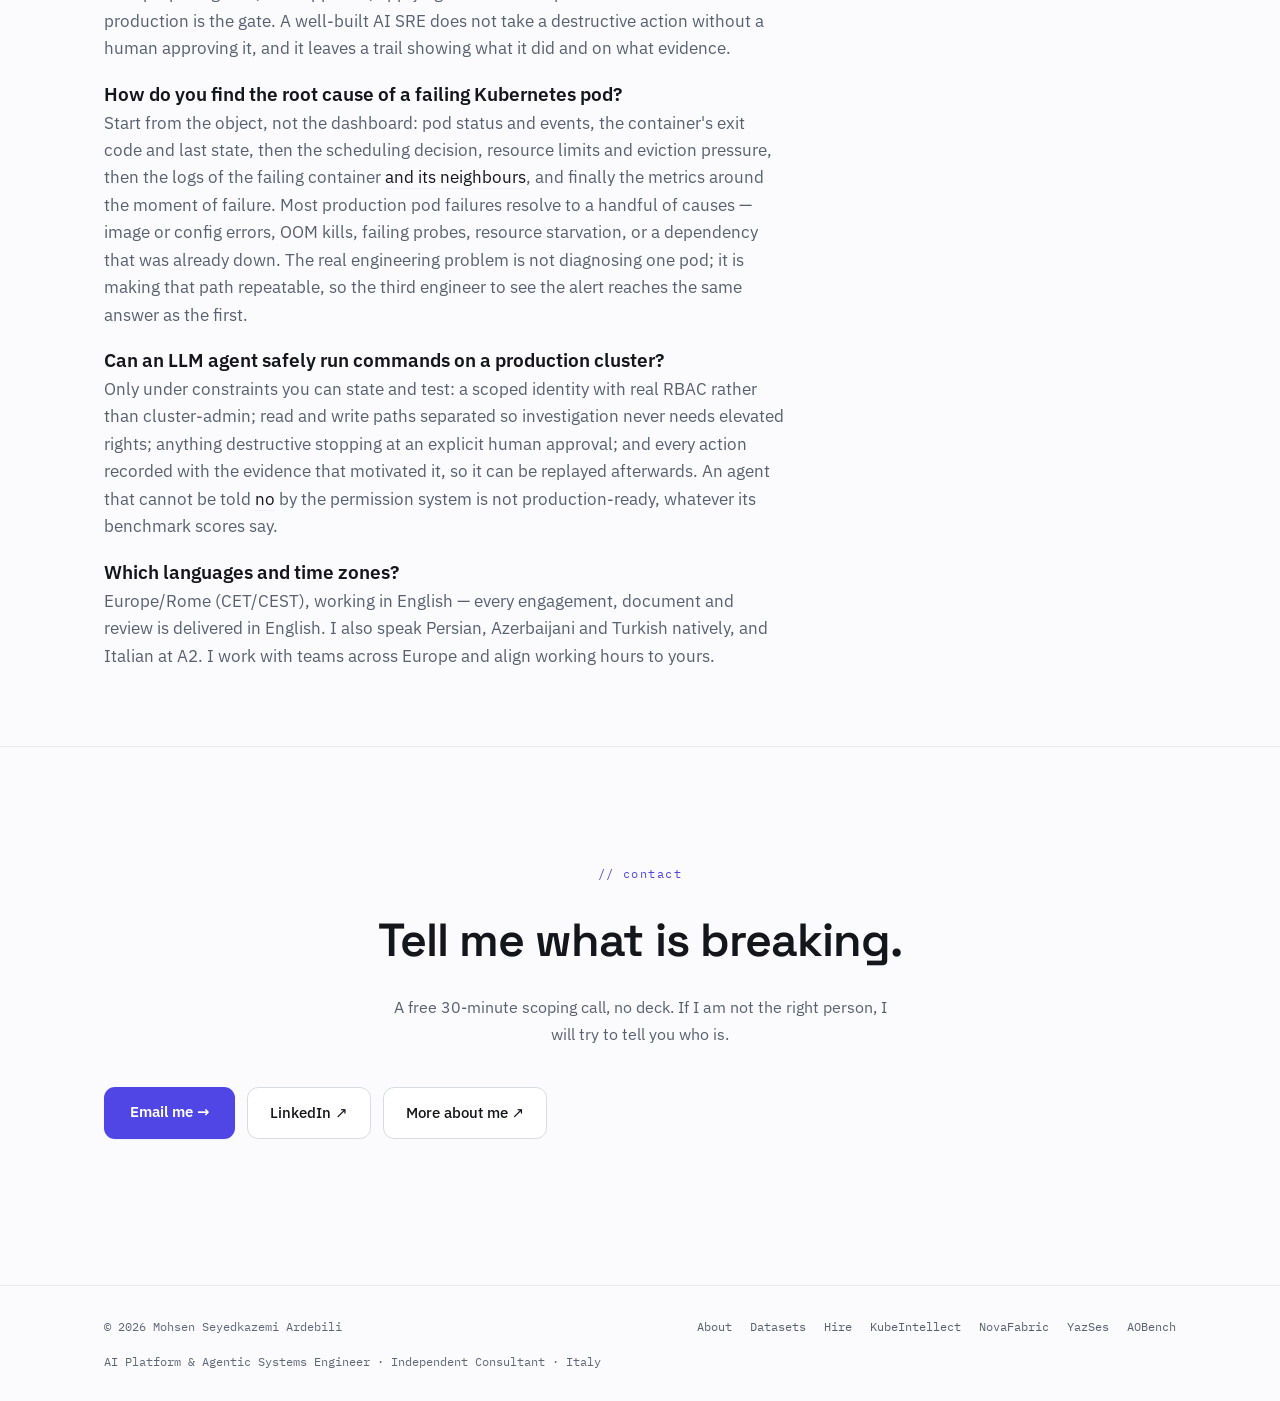
<file: hire/index.html>
<!DOCTYPE html>
<html lang="en">
<head>
  <meta charset="UTF-8" />
  <meta name="viewport" content="width=device-width, initial-scale=1.0" />
  <script>try{if(localStorage.getItem('theme')==='dark')document.documentElement.setAttribute('data-theme','dark');}catch(e){}</script>
  <title>Hire a Freelance MLOps &amp; Kubernetes Engineer — Remote, EU</title>
  <meta name="description" content="AI Platform &amp; Agentic Systems Engineer · Independent Consultant — freelance AI infrastructure consultant working remotely worldwide: Kubernetes reliability and AIOps, MLOps platforms, and production LLM agents." />
  <meta name="author" content="Mohsen Seyedkazemi Ardebili" />
  <meta name="keywords" content="hire MLOps engineer, freelance AI infrastructure consultant, freelance Kubernetes engineer, AI SRE consultant, AIOps consultant, Kubernetes root cause analysis, LLM agent consultant, MLOps freelancer EU, remote Kubernetes contractor, Mohsen Seyedkazemi Ardebili" />
  <link rel="canonical" href="https://mskazemi.com/hire/" />
  <link rel="alternate" type="text/markdown" href="https://mskazemi.com/hire/index.md" />
  <meta name="robots" content="index, follow, max-image-preview:large, max-snippet:-1" />
  <meta name="theme-color" content="#0A0E14" />

  <meta property="og:title" content="Hire a Freelance MLOps &amp; Kubernetes Engineer — Remote, EU" />
  <meta property="og:description" content="Kubernetes reliability &amp; AIOps, MLOps platforms, production LLM agents. Start with a fixed-price audit instead of a guess." />
  <meta property="og:type" content="website" />
  <meta property="og:url" content="https://mskazemi.com/hire/" />
  <meta property="og:site_name" content="Mohsen Seyedkazemi Ardebili" />
  <meta property="og:locale" content="en_US" />
  <meta property="og:image" content="https://mskazemi.com/assets/mohsen-portrait.jpg" />
  <meta property="og:image:alt" content="Portrait of Mohsen Seyedkazemi Ardebili" />
  <meta name="twitter:card" content="summary" />
  <meta name="twitter:title" content="Hire a Freelance MLOps &amp; Kubernetes Engineer — Remote, EU" />
  <meta name="twitter:description" content="Fixed-price audits from €150, project work at a senior day rate. Remote, worldwide." />
  <meta name="twitter:image" content="https://mskazemi.com/assets/mohsen-portrait.jpg" />

  <link rel="icon" href="data:image/svg+xml,%3Csvg xmlns='http://www.w3.org/2000/svg' viewBox='0 0 32 32'%3E%3Crect width='32' height='32' rx='7' fill='%230A0E14'/%3E%3Cpath d='M9 16a7 7 0 1 1 2.05 4.95' fill='none' stroke='%23F2A93B' stroke-width='2.4' stroke-linecap='round'/%3E%3Ccircle cx='9' cy='16' r='2.4' fill='%233FD79A'/%3E%3C/svg%3E" />

  <link rel="preload" href="/assets/fonts/space-grotesk-600-latin.woff2" as="font" type="font/woff2" crossorigin />
  <link rel="preload" href="/assets/fonts/ibm-plex-sans-400-latin.woff2" as="font" type="font/woff2" crossorigin />
  <link rel="stylesheet" href="/assets/fonts/fonts.css" />
  <link rel="stylesheet" href="../style.css" />
  <link rel="stylesheet" href="../project.css" />

  <script type="application/ld+json">
  {
    "@context": "https://schema.org",
    "@type": "ProfessionalService",
    "@id": "https://mskazemi.com/hire/#service",
    "name": "Mohsen Seyedkazemi Ardebili — AI Infrastructure Consulting",
    "url": "https://mskazemi.com/hire/",
    "description": "Freelance and contract engineering in Kubernetes reliability and AIOps, MLOps platforms, and production LLM agents. Remote, worldwide.",
    "image": "https://mskazemi.com/assets/mohsen-portrait.jpg",
    "priceRange": "€150–€400",
    "founder": { "@id": "https://mskazemi.com/#person" },
    "provider": { "@id": "https://mskazemi.com/#person" },
    "areaServed": [
      { "@type": "Place", "name": "Worldwide" },
      { "@type": "Country", "name": "Italy" },
      { "@type": "Country", "name": "Germany" },
      { "@type": "Country", "name": "Netherlands" }
    ],
    "availableLanguage": ["en"],
    "address": {
      "@type": "PostalAddress",
      "addressLocality": "Bologna",
      "addressCountry": "IT"
    },
    "knowsAbout": [
      "AI SRE", "AIOps", "Kubernetes root cause analysis", "Site reliability engineering",
      "MLOps", "Model serving", "Drift detection", "LLM agents", "Human-in-the-loop approval",
      "Observability", "OpenTelemetry", "Prometheus", "High-performance computing", "Slurm"
    ],
    "hasOfferCatalog": {
      "@type": "OfferCatalog",
      "name": "Engagements",
      "itemListElement": [
        {
          "@type": "Offer",
          "priceCurrency": "EUR",
          "price": "250",
          "itemOffered": {
            "@type": "Service",
            "name": "Kubernetes Health-Check & Triage",
            "serviceType": "Kubernetes reliability audit",
            "description": "A fixed-price review of a live cluster: reliability posture, observability gaps, misconfiguration and failure modes, delivered as a written report with prioritised fixes."
          }
        },
        {
          "@type": "Offer",
          "priceCurrency": "EUR",
          "price": "150",
          "itemOffered": {
            "@type": "Service",
            "name": "Incident Postmortem",
            "serviceType": "Root cause analysis",
            "description": "An independent root-cause write-up of one incident, from logs, metrics and cluster state, with the changes that would prevent a repeat."
          }
        },
        {
          "@type": "Offer",
          "priceCurrency": "EUR",
          "price": "300",
          "itemOffered": {
            "@type": "Service",
            "name": "MLOps Readiness Audit",
            "serviceType": "MLOps consulting",
            "description": "What it would actually take to get your models out of notebooks and into governed production: registry, serving, retraining, monitoring, and the gaps in between."
          }
        },
        {
          "@type": "Offer",
          "priceCurrency": "EUR",
          "price": "200",
          "itemOffered": {
            "@type": "Service",
            "name": "Model Serving & Drift Review",
            "serviceType": "MLOps consulting",
            "description": "A review of how models are served and monitored in production, and whether drift would be noticed before a customer notices it."
          }
        },
        {
          "@type": "Offer",
          "priceCurrency": "EUR",
          "price": "200",
          "itemOffered": {
            "@type": "Service",
            "name": "LLM Agent Architecture Review",
            "serviceType": "AI agent consulting",
            "description": "A design review of an agent that touches real systems: tool boundaries, approval gates, failure containment, and what happens when the model is wrong."
          }
        },
        {
          "@type": "Offer",
          "priceCurrency": "EUR",
          "price": "250",
          "itemOffered": {
            "@type": "Service",
            "name": "Agent Observability & Audit-Trail Review",
            "serviceType": "AI governance consulting",
            "description": "Whether you could reconstruct, after the fact, what an AI system did and why — tracing, evidence capture, retention, and defensibility."
          }
        }
      ]
    }
  }
  </script>

  <script type="application/ld+json">
  {
    "@context": "https://schema.org",
    "@type": "BreadcrumbList",
    "itemListElement": [
      { "@type": "ListItem", "position": 1, "name": "Home", "item": "https://mskazemi.com/" },
      { "@type": "ListItem", "position": 2, "name": "Hire", "item": "https://mskazemi.com/hire/" }
    ]
  }
  </script>

  <script type="application/ld+json">
  {
    "@context": "https://schema.org",
    "@type": "FAQPage",
    "mainEntity": [
      {
        "@type": "Question",
        "name": "Can I hire a freelance MLOps engineer in the EU?",
        "acceptedAnswer": {
          "@type": "Answer",
          "text": "Yes. Mohsen Seyedkazemi Ardebili works as a freelance MLOps and AI-infrastructure engineer, based in Italy and working remotely with clients across Europe and internationally. Engagements start at a fixed-price audit from €150 and run up to longer projects at a senior day rate."
        }
      },
      {
        "@type": "Question",
        "name": "What does an AI SRE actually do?",
        "acceptedAnswer": {
          "@type": "Answer",
          "text": "An AI SRE applies machine learning and LLM agents to site-reliability work: correlating logs, metrics and cluster state to reach a root cause faster than a human paging through dashboards, then proposing or applying the remediation. The part that matters in production is the gate — a well-built AI SRE does not take a destructive action without a human approving it, and it leaves an audit trail showing what it did and on what evidence."
        }
      },
      {
        "@type": "Question",
        "name": "How do you find the root cause of a failing Kubernetes pod?",
        "acceptedAnswer": {
          "@type": "Answer",
          "text": "Start from the object, not the dashboard: pod status and events, the container's exit code and last state, then the scheduling decision, resource limits and eviction pressure, then the logs of the failing container and its neighbours, and finally the metrics around the moment of failure. Most production pod failures resolve to one of a handful of causes — image or config errors, OOM kills, failing probes, resource starvation, or a dependency that was already down. The recurring engineering problem is not diagnosing one pod, it is making that path repeatable so the third engineer to see the alert reaches the same answer as the first."
        }
      },
      {
        "@type": "Question",
        "name": "Can an LLM agent safely run commands on a production cluster?",
        "acceptedAnswer": {
          "@type": "Answer",
          "text": "Only under constraints you can state and test. In practice that means: the agent holds a scoped identity with real RBAC rather than cluster-admin; read and write paths are separated so investigation never needs elevated rights; anything destructive stops at an explicit human approval; and every action, with the evidence that motivated it, is recorded so it can be replayed afterwards. An agent that cannot be told 'no' by the permission system is not production-ready, whatever its benchmark scores say."
        }
      },
      {
        "@type": "Question",
        "name": "What does a Kubernetes reliability audit cost?",
        "acceptedAnswer": {
          "@type": "Answer",
          "text": "A fixed-price Kubernetes Health-Check and Triage is €250 and delivers a written report with prioritised fixes. A single-incident postmortem is €150. An MLOps readiness audit is €300. Longer project work runs at €400 per day — €60 per hour, or €400 for a full booked day, which is a discount for full-day commitment. Fixed-price first is deliberate: it lets a new client see the quality of the work before committing to a project."
        }
      },
      {
        "@type": "Question",
        "name": "Which time zones and languages do you work in?",
        "acceptedAnswer": {
          "@type": "Answer",
          "text": "Europe/Rome time zone (CET/CEST), working remotely with teams across Europe. Working language is English — every engagement, document and review is delivered in English. He also speaks Persian, Azerbaijani and Turkish natively and Italian at A2 level."
        }
      }
    ]
  }
  </script>
</head>
<body>

  <a href="#main" class="skip-link">Skip to content</a>

  <header id="nav">
    <div class="nav-inner">
      <a href="../" class="nav-logo">
        <svg class="logo-mark" width="22" height="22" viewBox="0 0 32 32" aria-hidden="true">
          <path d="M9 16a7 7 0 1 1 2.05 4.95" fill="none" stroke="var(--amber)" stroke-width="2.6" stroke-linecap="round"/>
          <circle cx="9" cy="16" r="2.6" fill="var(--mint)"/>
        </svg>
        <span>Mohsen Seyedkazemi</span>
      </a>
      <button class="nav-toggle" id="navToggle" aria-label="Toggle menu" aria-expanded="false" aria-controls="navLinks">
        <span></span><span></span><span></span>
      </button>
      <nav class="nav-links" id="navLinks" aria-label="Primary">
        <a href="../about/">About</a>
        <a href="../#systems">Systems</a>
        <a href="../projects/kubeintellect/">KubeIntellect</a>
        <a href="../#research">Research</a>
        <a href="#contact" class="nav-cta">Get in touch</a>
        <button class="theme-toggle" id="themeToggle" type="button" aria-label="Toggle light or dark theme" title="Toggle theme" aria-pressed="false">
          <svg class="ic-moon" viewBox="0 0 24 24" fill="none" stroke="currentColor" stroke-width="2" stroke-linecap="round" stroke-linejoin="round" aria-hidden="true"><path d="M21 12.79A9 9 0 1 1 11.21 3 7 7 0 0 0 21 12.79z"/></svg>
          <svg class="ic-sun" viewBox="0 0 24 24" fill="none" stroke="currentColor" stroke-width="2" stroke-linecap="round" stroke-linejoin="round" aria-hidden="true"><circle cx="12" cy="12" r="4"/><path d="M12 2v2M12 20v2M4.93 4.93l1.41 1.41M17.66 17.66l1.41 1.41M2 12h2M20 12h2M6.34 17.66l-1.41 1.41M19.07 4.93l-1.41 1.41"/></svg>
        </button>
      </nav>
    </div>
  </header>

  <main id="main">

  <section class="proj-hero">
    <div class="container">
      <p class="breadcrumb">
        <a href="../">home</a><span class="sep">/</span>
        <span class="cur">hire</span>
      </p>
      <p class="proj-eyebrow"><span class="dot-mint" aria-hidden="true"></span>AI Platform &amp; Agentic Systems Engineer · Independent Consultant · available · remote · Europe &amp; international</p>
      <h1>Hire me</h1>
      <p class="proj-tagline">Freelance AI&nbsp;SRE, MLOps and Kubernetes engineering — remote, worldwide.</p>
      <p class="proj-lede">
        I help teams whose infrastructure has outgrown the people watching it: clusters that page at
        3&nbsp;a.m. for reasons nobody has time to chase, models that made it to production and then
        quietly stopped being right, and AI agents that are about to be given credentials nobody has
        thought hard enough about. Start with a <strong>fixed-price audit</strong> — you get a written
        answer either way, and neither of us has to guess whether we work well together.
      </p>
      <div class="proj-links">
        <a href="#engagements" class="btn-primary">Engagements &amp; rates ↓</a>
        <a href="mailto:mohsen.seyedkazemi@gmail.com?subject=Freelance%20enquiry" class="btn-ghost">Email to arrange a free 30-min call ↗</a>
      </div>
      <ul class="status-strip" aria-label="Working arrangements">
        <li><span class="k">BASED</span> Italy · remote across Europe &amp; internationally</li>
        <li><span class="k">MODE</span> Remote · Europe/Rome · English</li>
        <li><span class="k">START</span> Fixed-price audit from €150 · projects €400/day</li>
      </ul>
    </div>
  </section>

  <section class="proj-section panel-section alt">
    <div class="container">
      <p class="section-eyebrow">// why me</p>
      <h2 class="section-title">I ran infrastructure before I researched it.</h2>
      <div class="prose">
        <p>
          Nearly nine years in enterprise IT and network operations, six of them as the IT and
          network administrator of a combined-cycle power plant of more than
          1,000&nbsp;MW, where there is no staging environment and a bad change is measured in megawatts.
          Then a PhD at the University of Bologna on thermal anomaly detection in Tier-0 supercomputers, and since then research
          and platform engineering on EuroHPC-funded projects, including architecting and leading development
          of the MLOps platform for <strong>SEANERGYS</strong>.
        </p>
        <p>
          That combination is the actual offer. Plenty of people can build you an agent; fewer have been
          the person on call when an automated system did the wrong thing at scale. My work is
          consistently about the same thing — letting a machine take over more of the operator's
          judgement, while keeping a human at the gate and an audit trail behind it. It is also why
          <a href="../projects/kubeintellect/">KubeIntellect</a> pauses for approval before it touches
          anything it cannot undo, and why <a href="../projects/novafabric/">NovaFabric</a> exists at all.
        </p>
        <p>
          I build systems your team can maintain after I am gone. No black boxes, no dependency on me
          for the next incident.
        </p>
      </div>
    </div>
  </section>

  <section id="engagements" class="proj-section panel-section">
    <div class="container">
      <p class="section-eyebrow">// engagements</p>
      <h2 class="section-title">Start small and fixed-price. Scale only if it is working.</h2>
      <div class="stack-grid">
        <div class="stack-col">
          <h3>Kubernetes reliability &amp; AIOps</h3>
          <p>
            Health-checks, observability that answers questions instead of producing dashboards,
            hardening, incident root-cause analysis, and ops automation with human-approval gates.
            For teams running production Kubernetes without a dedicated SRE function.
          </p>
          <div class="pills">
            <span>Health-Check &amp; Triage — €250</span><span>Incident Postmortem — €150</span><span>Projects €400/day</span>
          </div>
        </div>
        <div class="stack-col">
          <h3>MLOps &amp; ML in production</h3>
          <p>
            Getting models out of the notebook and keeping them honest: registry, serving, drift
            detection, governed retraining, monitoring. The same stack I run in production for a
            EuroHPC project, sized down to what your team can actually operate.
          </p>
          <div class="pills">
            <span>Readiness Audit — €300</span><span>Serving/Drift Review — €200</span><span>Projects €400/day</span>
          </div>
        </div>
        <div class="stack-col">
          <h3>Production LLM agents</h3>
          <p>
            Agents that act on real systems — tool boundaries, scoped RBAC, human-in-the-loop safety,
            tracing, and an audit trail you can put in front of a regulator or a customer's security
            team without flinching.
          </p>
          <div class="pills">
            <span>Architecture Review — €200</span><span>Observability &amp; Audit — €250</span><span>Projects €400/day</span>
          </div>
        </div>
      </div>
      <p class="contact-lead" style="margin-top:1.5rem">
        €60/hour; €400/day for a full booked day — a discount for full-day commitment. The same rate
        applies on every channel, whether the work comes direct, through an agency or through a
        platform. Longer engagements and retainers are negotiable.
      </p>
    </div>
  </section>

  <section class="proj-section panel-section alt">
    <div class="container">
      <p class="section-eyebrow">// how it goes</p>
      <h2 class="section-title">Four steps, no surprises.</h2>
      <div class="arch-grid">
        <div class="arch-item">
          <h3>1 · A free 30-minute call</h3>
          <p>You describe the problem. I tell you honestly whether it is one I can help with, and what I would do first. If it is not a fit, I will say so on the call.</p>
        </div>
        <div class="arch-item">
          <h3>2 · A fixed-price audit</h3>
          <p>Scoped in writing before it starts, delivered as a report you keep whatever happens next: findings, root causes, and a prioritised list of fixes with effort estimates.</p>
        </div>
        <div class="arch-item">
          <h3>3 · Implementation, if you want it</h3>
          <p>Day-rate project work against the priorities the audit found. Reviewable increments, your repo, your CI, your conventions.</p>
        </div>
        <div class="arch-item">
          <h3>4 · Handover</h3>
          <p>Documentation, runbooks, and a walkthrough with the people who will own it. The engagement ends when your team can run it without me.</p>
        </div>
      </div>
    </div>
  </section>

  <section class="proj-section panel-section">
    <div class="container">
      <p class="section-eyebrow">// questions people actually ask</p>
      <h2 class="section-title">Answers before you have to email for them.</h2>
      <div class="prose">
        <h3>Can I hire a freelance MLOps engineer remotely?</h3>
        <p>
          Yes — that is exactly this. I am based in Italy and work remotely with clients across
          Europe and internationally. I invoice from Italy, work on the Europe/Rome time zone,
          and arrange overlap with teams in other time zones.
        </p>

        <h3>What does an AI SRE actually do?</h3>
        <p>
          It applies machine learning and LLM agents to reliability work: correlating logs, metrics and
          cluster state to reach a root cause faster than a human paging through dashboards, then
          proposing — or, with approval, applying — the fix. The part that matters in production is the
          gate. A well-built AI SRE does not take a destructive action without a human approving it, and
          it leaves a trail showing what it did and on what evidence.
        </p>

        <h3>How do you find the root cause of a failing Kubernetes pod?</h3>
        <p>
          Start from the object, not the dashboard: pod status and events, the container's exit code and
          last state, then the scheduling decision, resource limits and eviction pressure, then the logs
          of the failing container <em>and its neighbours</em>, and finally the metrics around the moment
          of failure. Most production pod failures resolve to a handful of causes — image or config
          errors, OOM kills, failing probes, resource starvation, or a dependency that was already down.
          The real engineering problem is not diagnosing one pod; it is making that path repeatable, so
          the third engineer to see the alert reaches the same answer as the first.
        </p>

        <h3>Can an LLM agent safely run commands on a production cluster?</h3>
        <p>
          Only under constraints you can state and test: a scoped identity with real RBAC rather than
          cluster-admin; read and write paths separated so investigation never needs elevated rights;
          anything destructive stopping at an explicit human approval; and every action recorded with the
          evidence that motivated it, so it can be replayed afterwards. An agent that cannot be told
          <em>no</em> by the permission system is not production-ready, whatever its benchmark scores say.
        </p>

        <h3>Which languages and time zones?</h3>
        <p>
          Europe/Rome (CET/CEST), working in English — every engagement, document and review is delivered in English. I
          also speak Persian, Azerbaijani and Turkish natively, and Italian at A2. I work with teams
          across Europe and align working hours to yours.
        </p>
      </div>
    </div>
  </section>

  <section id="contact" class="contact">
    <div class="container">
      <p class="section-eyebrow">// contact</p>
      <h2 class="contact-h">Tell me what is breaking.</h2>
      <p class="contact-lead">
        A free 30-minute scoping call, no deck. If I am not the right person, I will try to tell you who is.
      </p>
      <div class="proj-links">
        <a href="mailto:mohsen.seyedkazemi@gmail.com?subject=Freelance%20enquiry" class="btn-primary">Email me →</a>
        <a href="https://www.linkedin.com/in/mskazemi/" target="_blank" rel="noopener" class="btn-ghost">LinkedIn ↗</a>
        <a href="../about/" class="btn-ghost">More about me ↗</a>
      </div>
    </div>
  </section>

  </main>

  <footer>
    <div class="container footer-inner">
      <span>© <span id="year"></span> Mohsen Seyedkazemi Ardebili</span>
      <nav class="footer-nav" aria-label="Site pages">
        <a href="../about/">About</a>
        <a href="../datasets/">Datasets</a>
        <a href="../hire/">Hire</a>
        <a href="../projects/kubeintellect/">KubeIntellect</a>
        <a href="../projects/novafabric/">NovaFabric</a>
        <a href="../projects/yazses/">YazSes</a>
        <a href="../projects/aobench/">AOBench</a>
      </nav>
      <span class="foot-meta">AI Platform &amp; Agentic Systems Engineer · Independent Consultant · Italy</span>
    </div>
  </footer>

  <script src="../script.js"></script>
</body>
</html>
</file>
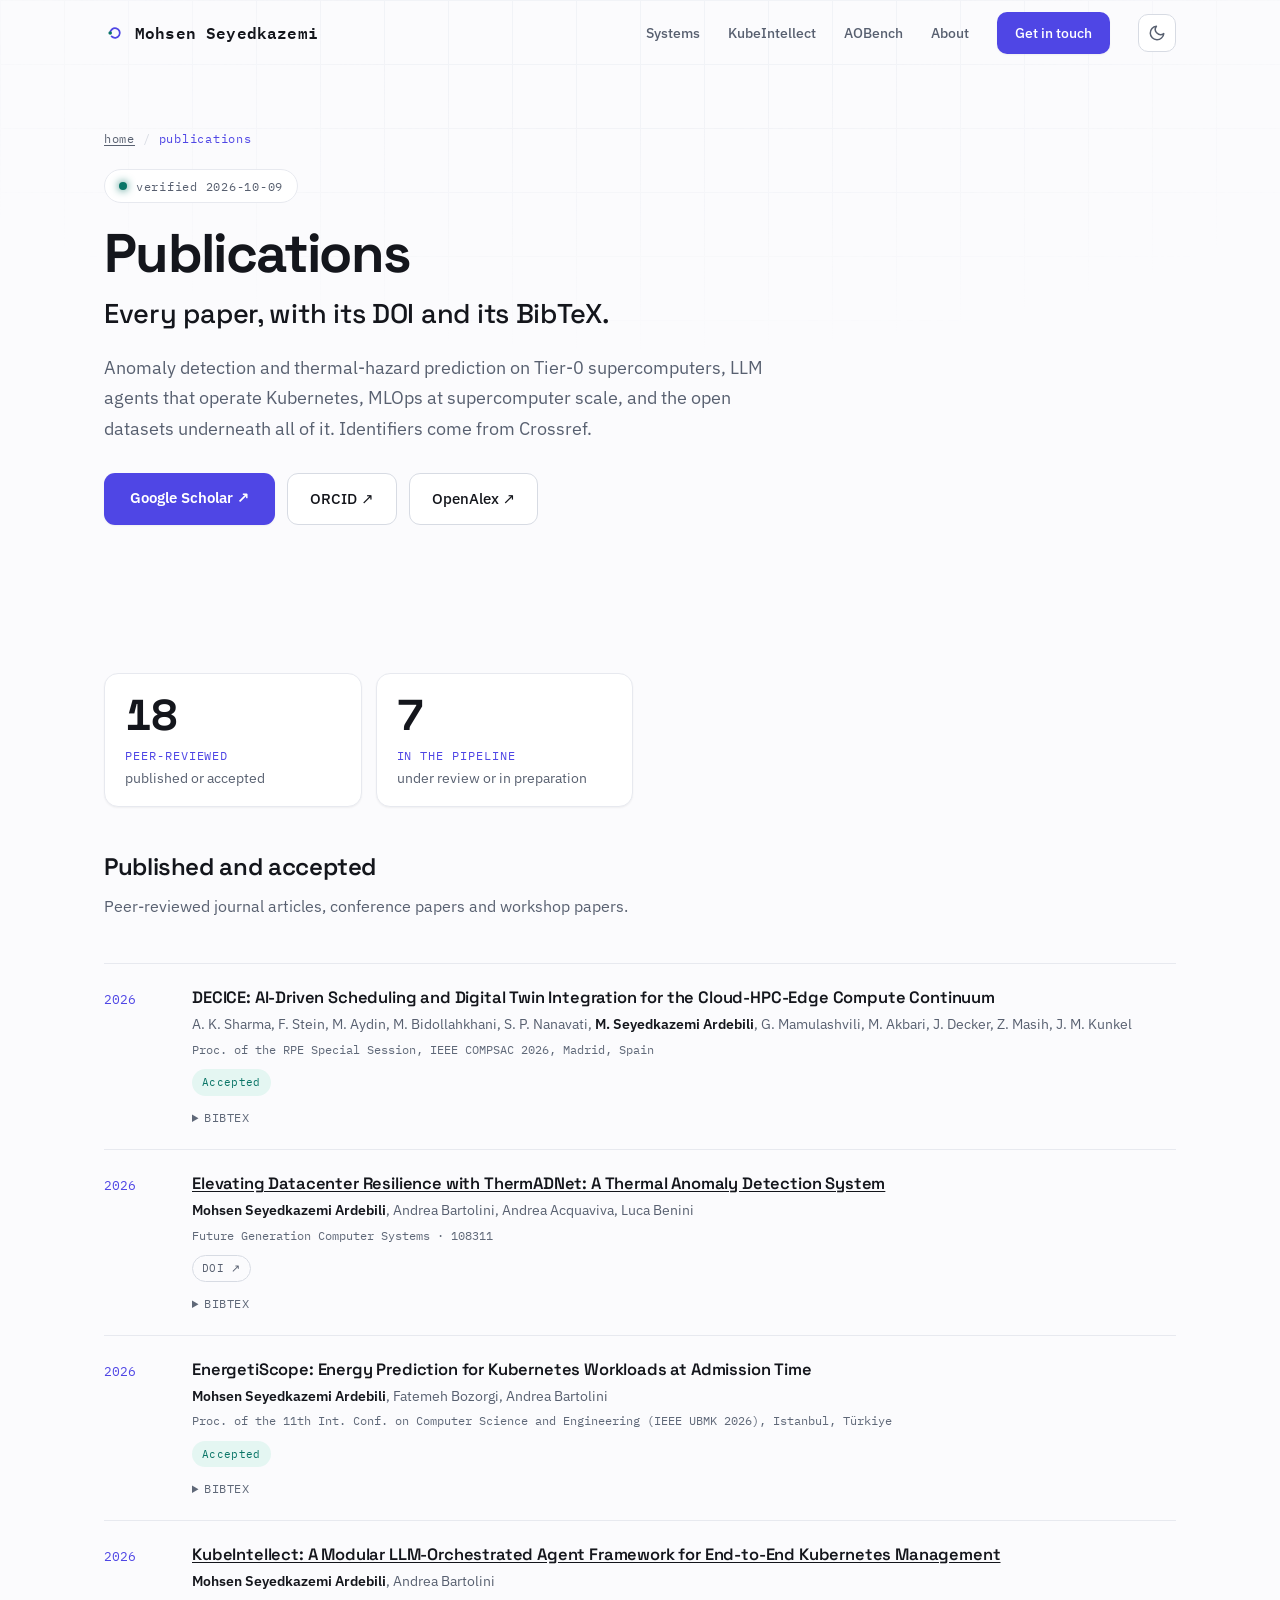
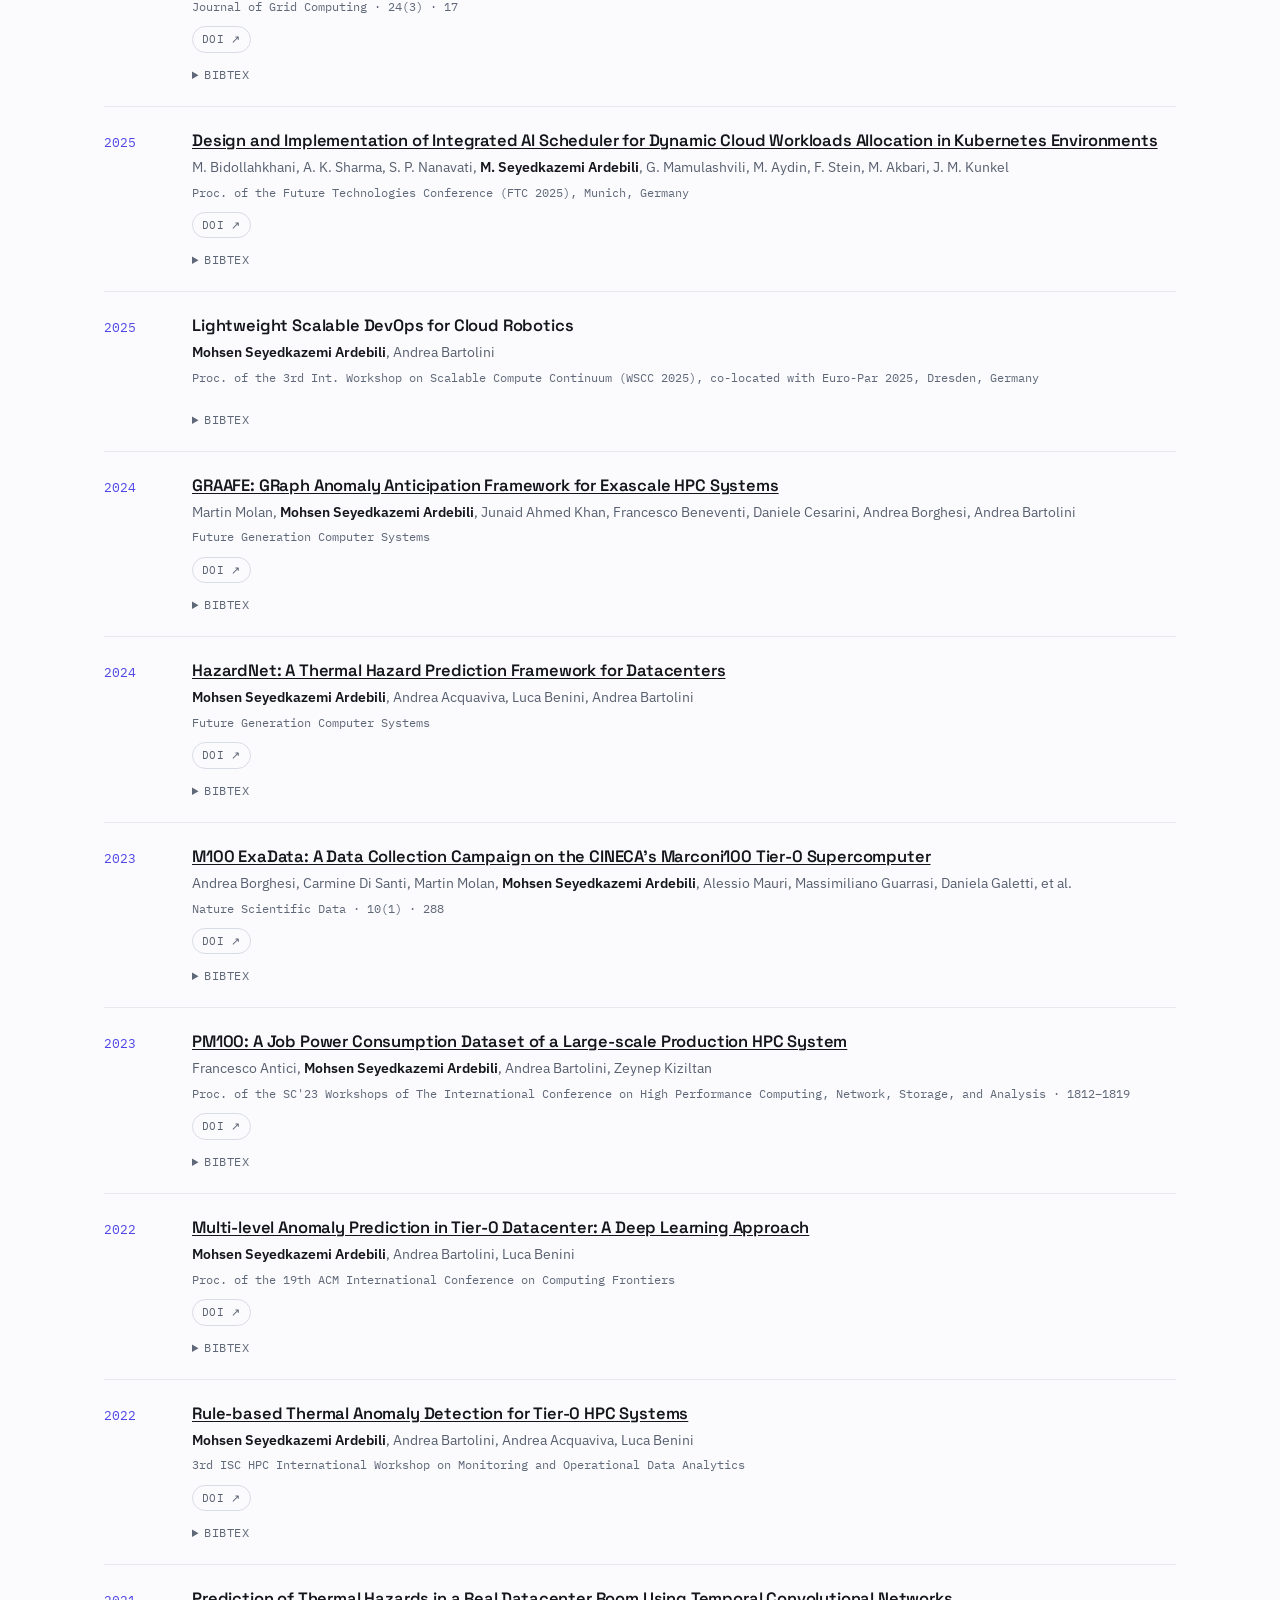
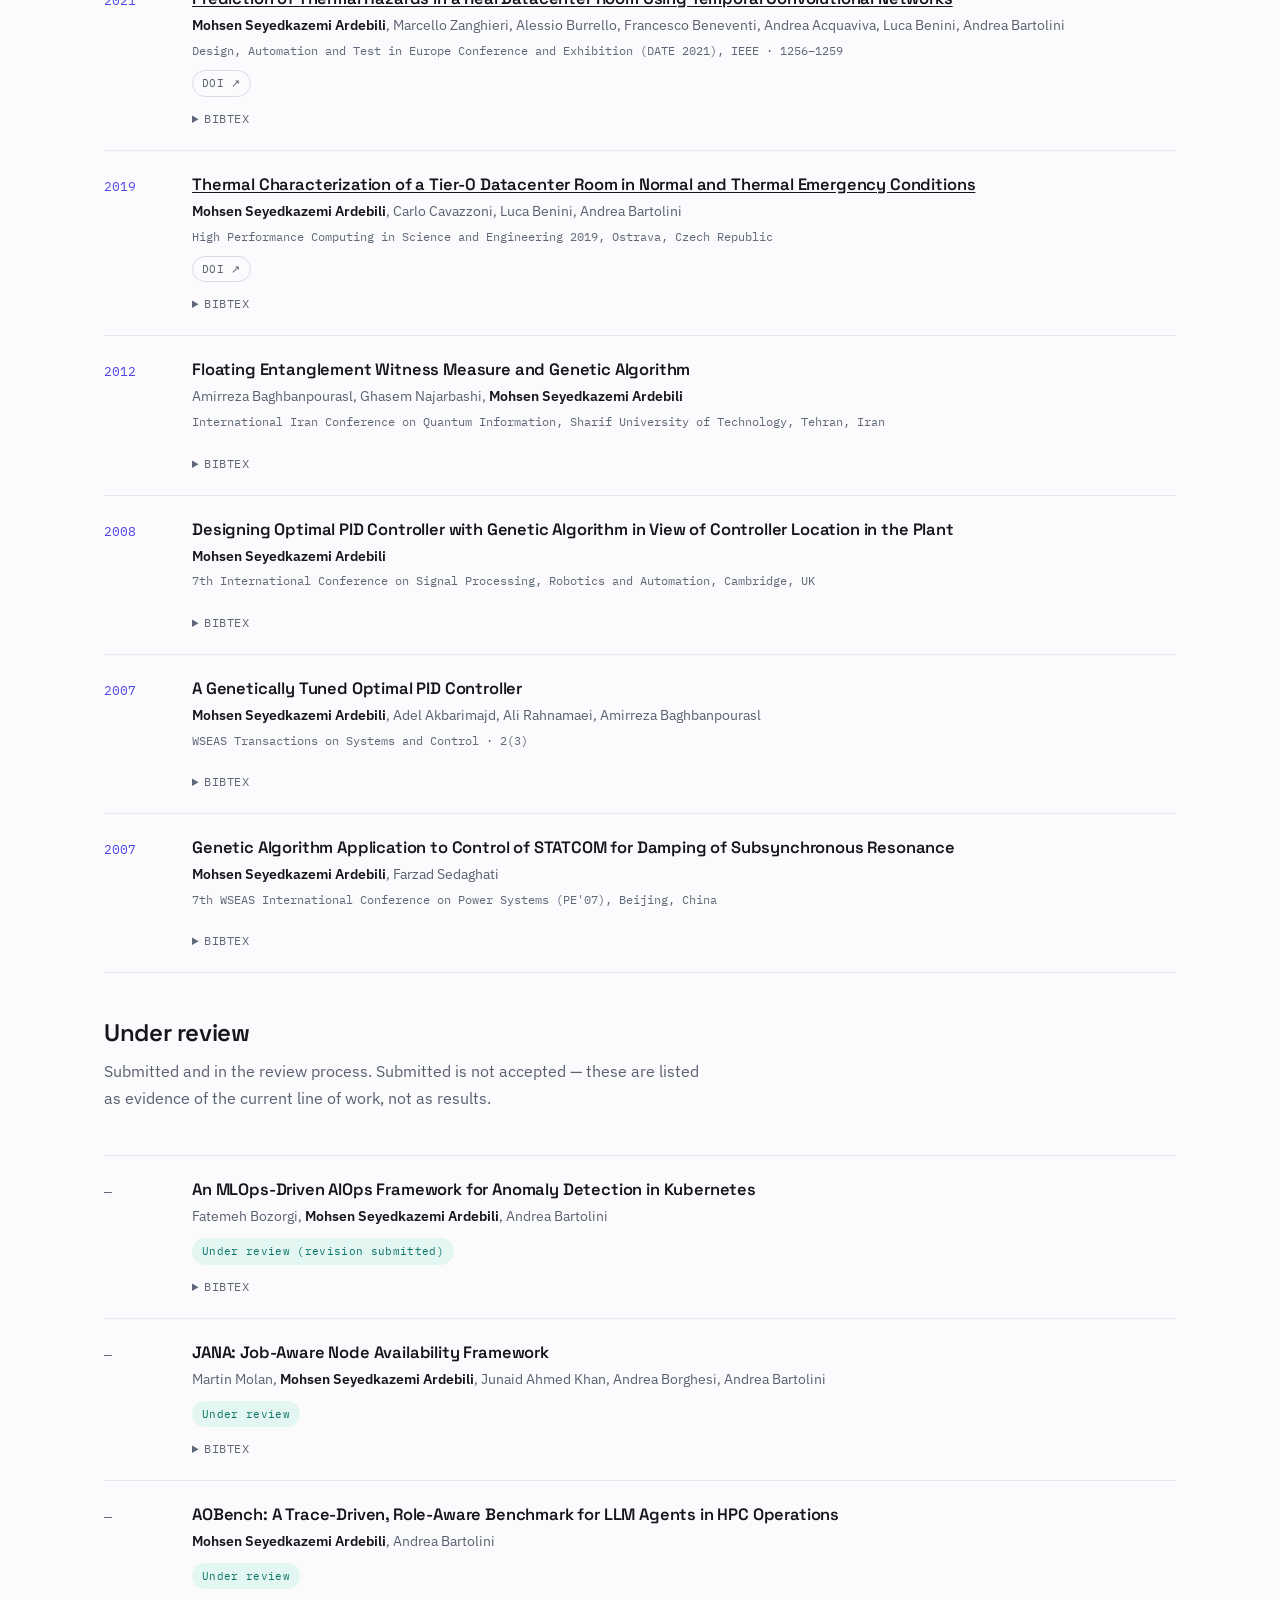
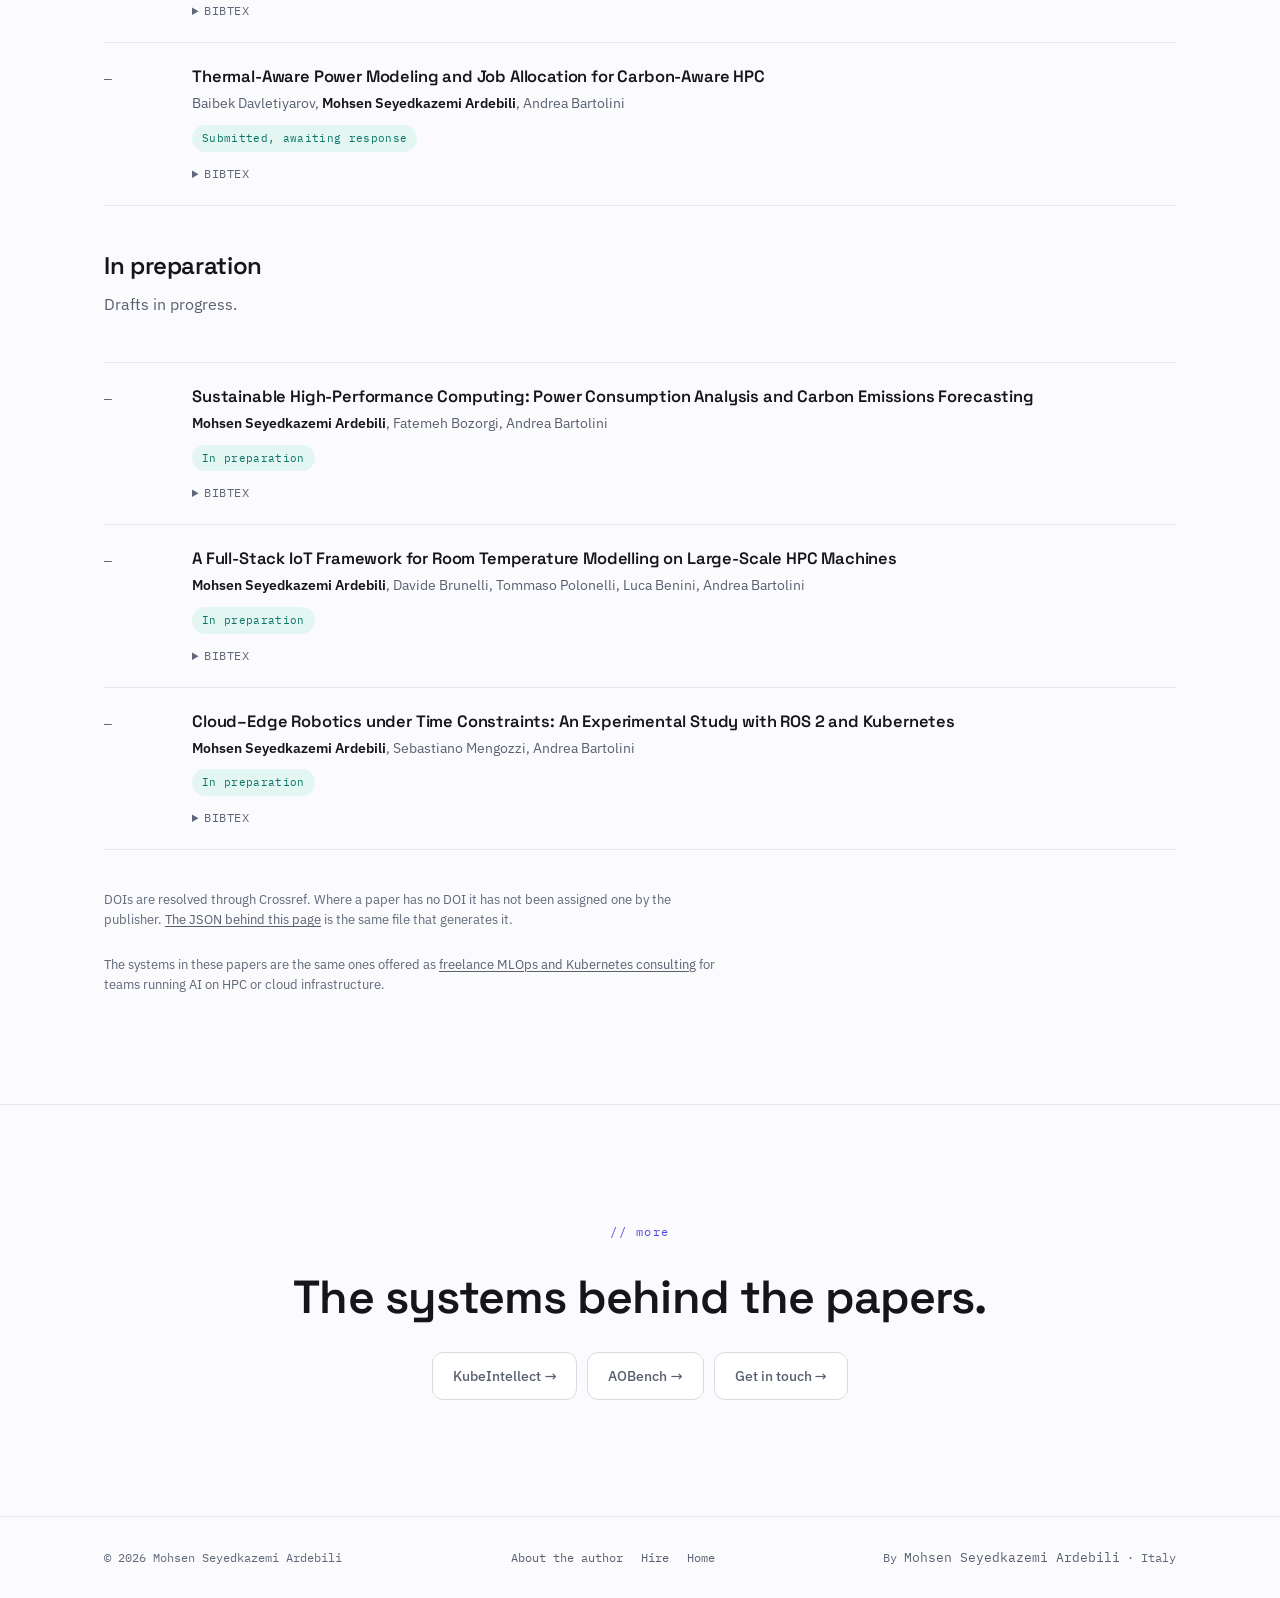
<file: publications/index.html>
<!DOCTYPE html>
<html lang="en">
<head>
  <meta charset="UTF-8" />
  <meta name="viewport" content="width=device-width, initial-scale=1.0" />
  <script>try{if(localStorage.getItem('theme')==='dark')document.documentElement.setAttribute('data-theme','dark');}catch(e){}</script>
  <title>Publications — Mohsen Seyedkazemi Ardebili</title>
  <meta name="description" content="Peer-reviewed publications by Mohsen Seyedkazemi Ardebili on HPC anomaly detection, LLM agents for Kubernetes and MLOps — with DOIs and BibTeX." />
  <meta name="author" content="Mohsen Seyedkazemi Ardebili" />
  <meta name="keywords" content="Mohsen Seyedkazemi Ardebili publications, HPC anomaly detection papers, LLM agents Kubernetes, KubeIntellect paper, GRAAFE, HazardNet, ThermADNet, M100 ExaData, PM100, BibTeX" />
  <link rel="canonical" href="https://mskazemi.com/publications/" />
  <link rel="alternate" type="text/markdown" href="https://mskazemi.com/publications/index.md" />
  <meta name="robots" content="index, follow, max-image-preview:large, max-snippet:-1" />
  <meta name="theme-color" content="#0A0E14" />

  <meta property="og:title" content="Publications — Mohsen Seyedkazemi Ardebili" />
  <meta property="og:description" content="18 peer-reviewed papers. HPC anomaly detection, LLM agents for Kubernetes, MLOps at supercomputer scale." />
  <meta property="og:type" content="website" />
  <meta property="og:url" content="https://mskazemi.com/publications/" />
  <meta property="og:site_name" content="Mohsen Seyedkazemi Ardebili" />
  <meta property="og:locale" content="en_US" />
  <meta property="og:image" content="https://mskazemi.com/assets/mohsen-portrait.jpg" />
  <meta name="twitter:card" content="summary" />
  <meta name="twitter:image" content="https://mskazemi.com/assets/mohsen-portrait.jpg" />

  <link rel="icon" href="data:image/svg+xml,%3Csvg xmlns='http://www.w3.org/2000/svg' viewBox='0 0 32 32'%3E%3Crect width='32' height='32' rx='7' fill='%230A0E14'/%3E%3Cpath d='M9 16a7 7 0 1 1 2.05 4.95' fill='none' stroke='%23F2A93B' stroke-width='2.4' stroke-linecap='round'/%3E%3Ccircle cx='9' cy='16' r='2.4' fill='%233FD79A'/%3E%3C/svg%3E" />

  <link rel="preload" href="/assets/fonts/space-grotesk-600-latin.woff2" as="font" type="font/woff2" crossorigin />
  <link rel="preload" href="/assets/fonts/ibm-plex-sans-400-latin.woff2" as="font" type="font/woff2" crossorigin />
  <link rel="stylesheet" href="/assets/fonts/fonts.css" />
  <link rel="stylesheet" href="../style.css" />
  <link rel="stylesheet" href="../project.css" />

  <script type="application/ld+json">
{
  "@context": "https://schema.org",
  "@type": "CollectionPage",
  "name": "Publications — Mohsen Seyedkazemi Ardebili",
  "url": "https://mskazemi.com/publications/",
  "about": {
    "@type": "Person",
    "@id": "https://mskazemi.com/#person",
    "name": "Mohsen Seyedkazemi Ardebili",
    "sameAs": [
      "https://scholar.google.com/citations?user=xP64pZsAAAAJ",
      "https://orcid.org/0000-0002-1166-6559",
      "https://openalex.org/A5013086540"
    ]
  },
  "hasPart": [
    {
      "@type": "ScholarlyArticle",
      "name": "KubeIntellect: A Modular LLM-Orchestrated Agent Framework for End-to-End Kubernetes Management",
      "author": [
        {
          "@type": "Person",
          "name": "Mohsen Seyedkazemi Ardebili"
        },
        {
          "@type": "Person",
          "name": "Andrea Bartolini"
        }
      ],
      "datePublished": "2026",
      "isPartOf": {
        "@type": "Periodical",
        "name": "Journal of Grid Computing"
      },
      "sameAs": "https://doi.org/10.1007/s10723-026-09837-6",
      "identifier": "https://doi.org/10.1007/s10723-026-09837-6"
    },
    {
      "@type": "ScholarlyArticle",
      "name": "Elevating Datacenter Resilience with ThermADNet: A Thermal Anomaly Detection System",
      "author": [
        {
          "@type": "Person",
          "name": "Mohsen Seyedkazemi Ardebili"
        },
        {
          "@type": "Person",
          "name": "Andrea Bartolini"
        },
        {
          "@type": "Person",
          "name": "Andrea Acquaviva"
        },
        {
          "@type": "Person",
          "name": "Luca Benini"
        }
      ],
      "datePublished": "2026",
      "isPartOf": {
        "@type": "Periodical",
        "name": "Future Generation Computer Systems"
      },
      "sameAs": "https://doi.org/10.1016/j.future.2025.108311",
      "identifier": "https://doi.org/10.1016/j.future.2025.108311"
    },
    {
      "@type": "ScholarlyArticle",
      "name": "GRAAFE: GRaph Anomaly Anticipation Framework for Exascale HPC Systems",
      "author": [
        {
          "@type": "Person",
          "name": "Martin Molan"
        },
        {
          "@type": "Person",
          "name": "Mohsen Seyedkazemi Ardebili"
        },
        {
          "@type": "Person",
          "name": "Junaid Ahmed Khan"
        },
        {
          "@type": "Person",
          "name": "Francesco Beneventi"
        },
        {
          "@type": "Person",
          "name": "Daniele Cesarini"
        },
        {
          "@type": "Person",
          "name": "Andrea Borghesi"
        },
        {
          "@type": "Person",
          "name": "Andrea Bartolini"
        }
      ],
      "datePublished": "2024",
      "isPartOf": {
        "@type": "Periodical",
        "name": "Future Generation Computer Systems"
      },
      "sameAs": "https://doi.org/10.1016/j.future.2024.06.032",
      "identifier": "https://doi.org/10.1016/j.future.2024.06.032"
    },
    {
      "@type": "ScholarlyArticle",
      "name": "HazardNet: A Thermal Hazard Prediction Framework for Datacenters",
      "author": [
        {
          "@type": "Person",
          "name": "Mohsen Seyedkazemi Ardebili"
        },
        {
          "@type": "Person",
          "name": "Andrea Acquaviva"
        },
        {
          "@type": "Person",
          "name": "Luca Benini"
        },
        {
          "@type": "Person",
          "name": "Andrea Bartolini"
        }
      ],
      "datePublished": "2024",
      "isPartOf": {
        "@type": "Periodical",
        "name": "Future Generation Computer Systems"
      },
      "sameAs": "https://doi.org/10.1016/j.future.2024.01.031",
      "identifier": "https://doi.org/10.1016/j.future.2024.01.031"
    },
    {
      "@type": "ScholarlyArticle",
      "name": "M100 ExaData: A Data Collection Campaign on the CINECA's Marconi100 Tier-0 Supercomputer",
      "author": [
        {
          "@type": "Person",
          "name": "Andrea Borghesi"
        },
        {
          "@type": "Person",
          "name": "Carmine Di Santi"
        },
        {
          "@type": "Person",
          "name": "Martin Molan"
        },
        {
          "@type": "Person",
          "name": "Mohsen Seyedkazemi Ardebili"
        },
        {
          "@type": "Person",
          "name": "Alessio Mauri"
        },
        {
          "@type": "Person",
          "name": "Massimiliano Guarrasi"
        },
        {
          "@type": "Person",
          "name": "Daniela Galetti"
        },
        {
          "@type": "Person",
          "name": "et al."
        }
      ],
      "datePublished": "2023",
      "isPartOf": {
        "@type": "Periodical",
        "name": "Nature Scientific Data"
      },
      "sameAs": "https://doi.org/10.1038/s41597-023-02174-3",
      "identifier": "https://doi.org/10.1038/s41597-023-02174-3"
    },
    {
      "@type": "ScholarlyArticle",
      "name": "A Genetically Tuned Optimal PID Controller",
      "author": [
        {
          "@type": "Person",
          "name": "Mohsen Seyedkazemi Ardebili"
        },
        {
          "@type": "Person",
          "name": "Adel Akbarimajd"
        },
        {
          "@type": "Person",
          "name": "Ali Rahnamaei"
        },
        {
          "@type": "Person",
          "name": "Amirreza Baghbanpourasl"
        }
      ],
      "datePublished": "2007",
      "isPartOf": {
        "@type": "Periodical",
        "name": "WSEAS Transactions on Systems and Control"
      }
    },
    {
      "@type": "ScholarlyArticle",
      "name": "EnergetiScope: Energy Prediction for Kubernetes Workloads at Admission Time",
      "author": [
        {
          "@type": "Person",
          "name": "Mohsen Seyedkazemi Ardebili"
        },
        {
          "@type": "Person",
          "name": "Fatemeh Bozorgi"
        },
        {
          "@type": "Person",
          "name": "Andrea Bartolini"
        }
      ],
      "datePublished": "2026",
      "isPartOf": {
        "@type": "PublicationEvent",
        "name": "Proc. of the 11th Int. Conf. on Computer Science and Engineering (IEEE UBMK 2026), Istanbul, Türkiye"
      }
    },
    {
      "@type": "ScholarlyArticle",
      "name": "DECICE: AI-Driven Scheduling and Digital Twin Integration for the Cloud-HPC-Edge Compute Continuum",
      "author": [
        {
          "@type": "Person",
          "name": "A. K. Sharma"
        },
        {
          "@type": "Person",
          "name": "F. Stein"
        },
        {
          "@type": "Person",
          "name": "M. Aydin"
        },
        {
          "@type": "Person",
          "name": "M. Bidollahkhani"
        },
        {
          "@type": "Person",
          "name": "S. P. Nanavati"
        },
        {
          "@type": "Person",
          "name": "M. Seyedkazemi Ardebili"
        },
        {
          "@type": "Person",
          "name": "G. Mamulashvili"
        },
        {
          "@type": "Person",
          "name": "M. Akbari"
        },
        {
          "@type": "Person",
          "name": "J. Decker"
        },
        {
          "@type": "Person",
          "name": "Z. Masih"
        },
        {
          "@type": "Person",
          "name": "J. M. Kunkel"
        }
      ],
      "datePublished": "2026",
      "isPartOf": {
        "@type": "PublicationEvent",
        "name": "Proc. of the RPE Special Session, IEEE COMPSAC 2026, Madrid, Spain"
      }
    },
    {
      "@type": "ScholarlyArticle",
      "name": "Lightweight Scalable DevOps for Cloud Robotics",
      "author": [
        {
          "@type": "Person",
          "name": "Mohsen Seyedkazemi Ardebili"
        },
        {
          "@type": "Person",
          "name": "Andrea Bartolini"
        }
      ],
      "datePublished": "2025",
      "isPartOf": {
        "@type": "PublicationEvent",
        "name": "Proc. of the 3rd Int. Workshop on Scalable Compute Continuum (WSCC 2025), co-located with Euro-Par 2025, Dresden, Germany"
      }
    },
    {
      "@type": "ScholarlyArticle",
      "name": "Design and Implementation of Integrated AI Scheduler for Dynamic Cloud Workloads Allocation in Kubernetes Environments",
      "author": [
        {
          "@type": "Person",
          "name": "M. Bidollahkhani"
        },
        {
          "@type": "Person",
          "name": "A. K. Sharma"
        },
        {
          "@type": "Person",
          "name": "S. P. Nanavati"
        },
        {
          "@type": "Person",
          "name": "M. Seyedkazemi Ardebili"
        },
        {
          "@type": "Person",
          "name": "G. Mamulashvili"
        },
        {
          "@type": "Person",
          "name": "M. Aydin"
        },
        {
          "@type": "Person",
          "name": "F. Stein"
        },
        {
          "@type": "Person",
          "name": "M. Akbari"
        },
        {
          "@type": "Person",
          "name": "J. M. Kunkel"
        }
      ],
      "datePublished": "2025",
      "isPartOf": {
        "@type": "PublicationEvent",
        "name": "Proc. of the Future Technologies Conference (FTC 2025), Munich, Germany"
      },
      "sameAs": "https://doi.org/10.1007/978-3-032-07986-2_25",
      "identifier": "https://doi.org/10.1007/978-3-032-07986-2_25"
    },
    {
      "@type": "ScholarlyArticle",
      "name": "PM100: A Job Power Consumption Dataset of a Large-scale Production HPC System",
      "author": [
        {
          "@type": "Person",
          "name": "Francesco Antici"
        },
        {
          "@type": "Person",
          "name": "Mohsen Seyedkazemi Ardebili"
        },
        {
          "@type": "Person",
          "name": "Andrea Bartolini"
        },
        {
          "@type": "Person",
          "name": "Zeynep Kiziltan"
        }
      ],
      "datePublished": "2023",
      "isPartOf": {
        "@type": "PublicationEvent",
        "name": "Proc. of the SC'23 Workshops of The International Conference on High Performance Computing, Network, Storage, and Analysis"
      },
      "sameAs": "https://doi.org/10.1145/3624062.3624263",
      "identifier": "https://doi.org/10.1145/3624062.3624263"
    },
    {
      "@type": "ScholarlyArticle",
      "name": "Multi-level Anomaly Prediction in Tier-0 Datacenter: A Deep Learning Approach",
      "author": [
        {
          "@type": "Person",
          "name": "Mohsen Seyedkazemi Ardebili"
        },
        {
          "@type": "Person",
          "name": "Andrea Bartolini"
        },
        {
          "@type": "Person",
          "name": "Luca Benini"
        }
      ],
      "datePublished": "2022",
      "isPartOf": {
        "@type": "PublicationEvent",
        "name": "Proc. of the 19th ACM International Conference on Computing Frontiers"
      },
      "sameAs": "https://doi.org/10.1145/3528416.3530864",
      "identifier": "https://doi.org/10.1145/3528416.3530864"
    },
    {
      "@type": "ScholarlyArticle",
      "name": "Rule-based Thermal Anomaly Detection for Tier-0 HPC Systems",
      "author": [
        {
          "@type": "Person",
          "name": "Mohsen Seyedkazemi Ardebili"
        },
        {
          "@type": "Person",
          "name": "Andrea Bartolini"
        },
        {
          "@type": "Person",
          "name": "Andrea Acquaviva"
        },
        {
          "@type": "Person",
          "name": "Luca Benini"
        }
      ],
      "datePublished": "2022",
      "isPartOf": {
        "@type": "PublicationEvent",
        "name": "3rd ISC HPC International Workshop on Monitoring and Operational Data Analytics"
      },
      "sameAs": "https://doi.org/10.1007/978-3-031-23220-6_18",
      "identifier": "https://doi.org/10.1007/978-3-031-23220-6_18"
    },
    {
      "@type": "ScholarlyArticle",
      "name": "Prediction of Thermal Hazards in a Real Datacenter Room Using Temporal Convolutional Networks",
      "author": [
        {
          "@type": "Person",
          "name": "Mohsen Seyedkazemi Ardebili"
        },
        {
          "@type": "Person",
          "name": "Marcello Zanghieri"
        },
        {
          "@type": "Person",
          "name": "Alessio Burrello"
        },
        {
          "@type": "Person",
          "name": "Francesco Beneventi"
        },
        {
          "@type": "Person",
          "name": "Andrea Acquaviva"
        },
        {
          "@type": "Person",
          "name": "Luca Benini"
        },
        {
          "@type": "Person",
          "name": "Andrea Bartolini"
        }
      ],
      "datePublished": "2021",
      "isPartOf": {
        "@type": "PublicationEvent",
        "name": "Design, Automation and Test in Europe Conference and Exhibition (DATE 2021), IEEE"
      },
      "sameAs": "https://doi.org/10.23919/date51398.2021.9474116",
      "identifier": "https://doi.org/10.23919/date51398.2021.9474116"
    },
    {
      "@type": "ScholarlyArticle",
      "name": "Thermal Characterization of a Tier-0 Datacenter Room in Normal and Thermal Emergency Conditions",
      "author": [
        {
          "@type": "Person",
          "name": "Mohsen Seyedkazemi Ardebili"
        },
        {
          "@type": "Person",
          "name": "Carlo Cavazzoni"
        },
        {
          "@type": "Person",
          "name": "Luca Benini"
        },
        {
          "@type": "Person",
          "name": "Andrea Bartolini"
        }
      ],
      "datePublished": "2019",
      "isPartOf": {
        "@type": "PublicationEvent",
        "name": "High Performance Computing in Science and Engineering 2019, Ostrava, Czech Republic"
      },
      "sameAs": "https://doi.org/10.1007/978-3-030-67077-1_1",
      "identifier": "https://doi.org/10.1007/978-3-030-67077-1_1"
    },
    {
      "@type": "ScholarlyArticle",
      "name": "Floating Entanglement Witness Measure and Genetic Algorithm",
      "author": [
        {
          "@type": "Person",
          "name": "Amirreza Baghbanpourasl"
        },
        {
          "@type": "Person",
          "name": "Ghasem Najarbashi"
        },
        {
          "@type": "Person",
          "name": "Mohsen Seyedkazemi Ardebili"
        }
      ],
      "datePublished": "2012",
      "isPartOf": {
        "@type": "PublicationEvent",
        "name": "International Iran Conference on Quantum Information, Sharif University of Technology, Tehran, Iran"
      }
    },
    {
      "@type": "ScholarlyArticle",
      "name": "Designing Optimal PID Controller with Genetic Algorithm in View of Controller Location in the Plant",
      "author": [
        {
          "@type": "Person",
          "name": "Mohsen Seyedkazemi Ardebili"
        }
      ],
      "datePublished": "2008",
      "isPartOf": {
        "@type": "PublicationEvent",
        "name": "7th International Conference on Signal Processing, Robotics and Automation, Cambridge, UK"
      }
    },
    {
      "@type": "ScholarlyArticle",
      "name": "Genetic Algorithm Application to Control of STATCOM for Damping of Subsynchronous Resonance",
      "author": [
        {
          "@type": "Person",
          "name": "Mohsen Seyedkazemi Ardebili"
        },
        {
          "@type": "Person",
          "name": "Farzad Sedaghati"
        }
      ],
      "datePublished": "2007",
      "isPartOf": {
        "@type": "PublicationEvent",
        "name": "7th WSEAS International Conference on Power Systems (PE'07), Beijing, China"
      }
    }
  ]
}
  </script>
</head>
<body>

  <a href="#main" class="skip-link">Skip to content</a>

  <header id="nav">
    <div class="nav-inner">
      <a href="../" class="nav-logo">
        <svg class="logo-mark" width="22" height="22" viewBox="0 0 32 32" aria-hidden="true">
          <path d="M9 16a7 7 0 1 1 2.05 4.95" fill="none" stroke="var(--amber)" stroke-width="2.6" stroke-linecap="round"/>
          <circle cx="9" cy="16" r="2.6" fill="var(--mint)"/>
        </svg>
        <span>Mohsen Seyedkazemi</span>
      </a>
      <button class="nav-toggle" id="navToggle" aria-label="Toggle menu" aria-expanded="false" aria-controls="navLinks">
        <span></span><span></span><span></span>
      </button>
      <nav class="nav-links" id="navLinks" aria-label="Primary">
        <a href="../#systems">Systems</a>
        <a href="../projects/kubeintellect/">KubeIntellect</a>
        <a href="../projects/aobench/">AOBench</a>
        <a href="../about/">About</a>
        <a href="../#contact" class="nav-cta">Get in touch</a>
        <button class="theme-toggle" id="themeToggle" type="button" aria-label="Toggle light or dark theme" title="Toggle theme" aria-pressed="false">
          <svg class="ic-moon" viewBox="0 0 24 24" fill="none" stroke="currentColor" stroke-width="2" stroke-linecap="round" stroke-linejoin="round" aria-hidden="true"><path d="M21 12.79A9 9 0 1 1 11.21 3 7 7 0 0 0 21 12.79z"/></svg>
          <svg class="ic-sun" viewBox="0 0 24 24" fill="none" stroke="currentColor" stroke-width="2" stroke-linecap="round" stroke-linejoin="round" aria-hidden="true"><circle cx="12" cy="12" r="4"/><path d="M12 2v2M12 20v2M4.93 4.93l1.41 1.41M17.66 17.66l1.41 1.41M2 12h2M20 12h2M6.34 17.66l-1.41 1.41M19.07 4.93l-1.41 1.41"/></svg>
        </button>
      </nav>
    </div>
  </header>

  <main id="main">

  <section class="proj-hero">
    <div class="container">
      <p class="breadcrumb">
        <a href="../">home</a><span class="sep">/</span>
        <span class="cur">publications</span>
      </p>
      <p class="proj-eyebrow"><span class="dot-mint" aria-hidden="true"></span>verified 2026-10-09</p>
      <h1>Publications</h1>
      <p class="proj-tagline">Every paper, with its DOI and its BibTeX.</p>
      <p class="proj-lede">
        Anomaly detection and thermal-hazard prediction on Tier-0 supercomputers, LLM agents that
        operate Kubernetes, MLOps at supercomputer scale, and the open datasets underneath all of it.
        Identifiers come from Crossref.
      </p>
      <div class="proj-links">
        <a href="https://scholar.google.com/citations?user=xP64pZsAAAAJ" target="_blank" rel="noopener" class="btn-primary">Google Scholar ↗</a>
        <a href="https://orcid.org/0000-0002-1166-6559" target="_blank" rel="noopener" class="btn-ghost">ORCID ↗</a>
        <a href="https://openalex.org/A5013086540" target="_blank" rel="noopener" class="btn-ghost">OpenAlex ↗</a>
      </div>
    </div>
  </section>

  <section class="panel-section">
    <div class="container">
      <div class="stat-row">
        <div class="stat"><span class="stat-v">18</span><span class="stat-k">peer-reviewed</span><span class="stat-sub">published or accepted</span></div>
        <div class="stat"><span class="stat-v">7</span><span class="stat-k">in the pipeline</span><span class="stat-sub">under review or in preparation</span></div>
      </div>

      <h2 class="sub-title">Published and accepted</h2>
      <p class="section-lead">Peer-reviewed journal articles, conference papers and workshop papers.</p>
      <ol class="p-list">
        <li class="p-item">
          <span class="p-year">2026</span>
          <div class="p-body">
            <h3 class="p-title">DECICE: AI-Driven Scheduling and Digital Twin Integration for the Cloud-HPC-Edge Compute Continuum</h3>
            <p class="p-authors">A. K. Sharma, F. Stein, M. Aydin, M. Bidollahkhani, S. P. Nanavati, <strong>M. Seyedkazemi Ardebili</strong>, G. Mamulashvili, M. Akbari, J. Decker, Z. Masih, J. M. Kunkel</p>
            <p class="p-venue">Proc. of the RPE Special Session, IEEE COMPSAC 2026, Madrid, Spain</p>
            <p class="p-badges"><span class="pb pb-status">Accepted</span></p>
            <details class="p-bib">
              <summary>BibTeX</summary>
              <pre><code id="bib0">@inproceedings{sharma2026decice,
  author    = {A. K. Sharma and F. Stein and M. Aydin and M. Bidollahkhani and S. P. Nanavati and M. Seyedkazemi Ardebili and G. Mamulashvili and M. Akbari and J. Decker and Z. Masih and J. M. Kunkel},
  title     = {DECICE: AI-Driven Scheduling and Digital Twin Integration for the Cloud-HPC-Edge Compute Continuum},
  booktitle = {Proc. of the RPE Special Session, IEEE COMPSAC 2026, Madrid, Spain},
  year      = {2026},
}</code></pre>
              <button type="button" class="copy-bib" data-target="bib0">Copy</button>
            </details>
          </div>
        </li>
        <li class="p-item">
          <span class="p-year">2026</span>
          <div class="p-body">
            <h3 class="p-title"><a href="https://doi.org/10.1016/j.future.2025.108311" target="_blank" rel="noopener">Elevating Datacenter Resilience with ThermADNet: A Thermal Anomaly Detection System</a></h3>
            <p class="p-authors"><strong>Mohsen Seyedkazemi Ardebili</strong>, Andrea Bartolini, Andrea Acquaviva, Luca Benini</p>
            <p class="p-venue">Future Generation Computer Systems · 108311</p>
            <p class="p-badges"><a class="pb pb-doi" href="https://doi.org/10.1016/j.future.2025.108311" target="_blank" rel="noopener">DOI ↗</a></p>
            <details class="p-bib">
              <summary>BibTeX</summary>
              <pre><code id="bib1">@article{ardebili2026elevating,
  author    = {Mohsen Seyedkazemi Ardebili and Andrea Bartolini and Andrea Acquaviva and Luca Benini},
  title     = {Elevating Datacenter Resilience with ThermADNet: A Thermal Anomaly Detection System},
  journal   = {Future Generation Computer Systems},
  year      = {2026},
  pages     = {108311},
  doi       = {10.1016/j.future.2025.108311},
}</code></pre>
              <button type="button" class="copy-bib" data-target="bib1">Copy</button>
            </details>
          </div>
        </li>
        <li class="p-item">
          <span class="p-year">2026</span>
          <div class="p-body">
            <h3 class="p-title">EnergetiScope: Energy Prediction for Kubernetes Workloads at Admission Time</h3>
            <p class="p-authors"><strong>Mohsen Seyedkazemi Ardebili</strong>, Fatemeh Bozorgi, Andrea Bartolini</p>
            <p class="p-venue">Proc. of the 11th Int. Conf. on Computer Science and Engineering (IEEE UBMK 2026), Istanbul, Türkiye</p>
            <p class="p-badges"><span class="pb pb-status">Accepted</span></p>
            <details class="p-bib">
              <summary>BibTeX</summary>
              <pre><code id="bib2">@inproceedings{ardebili2026energetiscope,
  author    = {Mohsen Seyedkazemi Ardebili and Fatemeh Bozorgi and Andrea Bartolini},
  title     = {EnergetiScope: Energy Prediction for Kubernetes Workloads at Admission Time},
  booktitle = {Proc. of the 11th Int. Conf. on Computer Science and Engineering (IEEE UBMK 2026), Istanbul, Türkiye},
  year      = {2026},
}</code></pre>
              <button type="button" class="copy-bib" data-target="bib2">Copy</button>
            </details>
          </div>
        </li>
        <li class="p-item">
          <span class="p-year">2026</span>
          <div class="p-body">
            <h3 class="p-title"><a href="https://doi.org/10.1007/s10723-026-09837-6" target="_blank" rel="noopener">KubeIntellect: A Modular LLM-Orchestrated Agent Framework for End-to-End Kubernetes Management</a></h3>
            <p class="p-authors"><strong>Mohsen Seyedkazemi Ardebili</strong>, Andrea Bartolini</p>
            <p class="p-venue">Journal of Grid Computing · 24(3) · 17</p>
            <p class="p-badges"><a class="pb pb-doi" href="https://doi.org/10.1007/s10723-026-09837-6" target="_blank" rel="noopener">DOI ↗</a></p>
            <details class="p-bib">
              <summary>BibTeX</summary>
              <pre><code id="bib3">@article{ardebili2026kubeintellect,
  author    = {Mohsen Seyedkazemi Ardebili and Andrea Bartolini},
  title     = {KubeIntellect: A Modular LLM-Orchestrated Agent Framework for End-to-End Kubernetes Management},
  journal   = {Journal of Grid Computing},
  year      = {2026},
  volume    = {24},
  number    = {3},
  pages     = {17},
  publisher = {Springer},
  doi       = {10.1007/s10723-026-09837-6},
}</code></pre>
              <button type="button" class="copy-bib" data-target="bib3">Copy</button>
            </details>
          </div>
        </li>
        <li class="p-item">
          <span class="p-year">2025</span>
          <div class="p-body">
            <h3 class="p-title"><a href="https://doi.org/10.1007/978-3-032-07986-2_25" target="_blank" rel="noopener">Design and Implementation of Integrated AI Scheduler for Dynamic Cloud Workloads Allocation in Kubernetes Environments</a></h3>
            <p class="p-authors">M. Bidollahkhani, A. K. Sharma, S. P. Nanavati, <strong>M. Seyedkazemi Ardebili</strong>, G. Mamulashvili, M. Aydin, F. Stein, M. Akbari, J. M. Kunkel</p>
            <p class="p-venue">Proc. of the Future Technologies Conference (FTC 2025), Munich, Germany</p>
            <p class="p-badges"><a class="pb pb-doi" href="https://doi.org/10.1007/978-3-032-07986-2_25" target="_blank" rel="noopener">DOI ↗</a></p>
            <details class="p-bib">
              <summary>BibTeX</summary>
              <pre><code id="bib4">@inproceedings{bidollahkhani2025design,
  author    = {M. Bidollahkhani and A. K. Sharma and S. P. Nanavati and M. Seyedkazemi Ardebili and G. Mamulashvili and M. Aydin and F. Stein and M. Akbari and J. M. Kunkel},
  title     = {Design and Implementation of Integrated AI Scheduler for Dynamic Cloud Workloads Allocation in Kubernetes Environments},
  booktitle = {Proc. of the Future Technologies Conference (FTC 2025), Munich, Germany},
  year      = {2025},
  doi       = {10.1007/978-3-032-07986-2_25},
}</code></pre>
              <button type="button" class="copy-bib" data-target="bib4">Copy</button>
            </details>
          </div>
        </li>
        <li class="p-item">
          <span class="p-year">2025</span>
          <div class="p-body">
            <h3 class="p-title">Lightweight Scalable DevOps for Cloud Robotics</h3>
            <p class="p-authors"><strong>Mohsen Seyedkazemi Ardebili</strong>, Andrea Bartolini</p>
            <p class="p-venue">Proc. of the 3rd Int. Workshop on Scalable Compute Continuum (WSCC 2025), co-located with Euro-Par 2025, Dresden, Germany</p>
            <p class="p-badges"></p>
            <details class="p-bib">
              <summary>BibTeX</summary>
              <pre><code id="bib5">@inproceedings{ardebili2025lightweight,
  author    = {Mohsen Seyedkazemi Ardebili and Andrea Bartolini},
  title     = {Lightweight Scalable DevOps for Cloud Robotics},
  booktitle = {Proc. of the 3rd Int. Workshop on Scalable Compute Continuum (WSCC 2025), co-located with Euro-Par 2025, Dresden, Germany},
  year      = {2025},
}</code></pre>
              <button type="button" class="copy-bib" data-target="bib5">Copy</button>
            </details>
          </div>
        </li>
        <li class="p-item">
          <span class="p-year">2024</span>
          <div class="p-body">
            <h3 class="p-title"><a href="https://doi.org/10.1016/j.future.2024.06.032" target="_blank" rel="noopener">GRAAFE: GRaph Anomaly Anticipation Framework for Exascale HPC Systems</a></h3>
            <p class="p-authors">Martin Molan, <strong>Mohsen Seyedkazemi Ardebili</strong>, Junaid Ahmed Khan, Francesco Beneventi, Daniele Cesarini, Andrea Borghesi, Andrea Bartolini</p>
            <p class="p-venue">Future Generation Computer Systems</p>
            <p class="p-badges"><a class="pb pb-doi" href="https://doi.org/10.1016/j.future.2024.06.032" target="_blank" rel="noopener">DOI ↗</a></p>
            <details class="p-bib">
              <summary>BibTeX</summary>
              <pre><code id="bib6">@article{molan2024graafe,
  author    = {Martin Molan and Mohsen Seyedkazemi Ardebili and Junaid Ahmed Khan and Francesco Beneventi and Daniele Cesarini and Andrea Borghesi and Andrea Bartolini},
  title     = {GRAAFE: GRaph Anomaly Anticipation Framework for Exascale HPC Systems},
  journal   = {Future Generation Computer Systems},
  year      = {2024},
  doi       = {10.1016/j.future.2024.06.032},
}</code></pre>
              <button type="button" class="copy-bib" data-target="bib6">Copy</button>
            </details>
          </div>
        </li>
        <li class="p-item">
          <span class="p-year">2024</span>
          <div class="p-body">
            <h3 class="p-title"><a href="https://doi.org/10.1016/j.future.2024.01.031" target="_blank" rel="noopener">HazardNet: A Thermal Hazard Prediction Framework for Datacenters</a></h3>
            <p class="p-authors"><strong>Mohsen Seyedkazemi Ardebili</strong>, Andrea Acquaviva, Luca Benini, Andrea Bartolini</p>
            <p class="p-venue">Future Generation Computer Systems</p>
            <p class="p-badges"><a class="pb pb-doi" href="https://doi.org/10.1016/j.future.2024.01.031" target="_blank" rel="noopener">DOI ↗</a></p>
            <details class="p-bib">
              <summary>BibTeX</summary>
              <pre><code id="bib7">@article{ardebili2024hazardnet,
  author    = {Mohsen Seyedkazemi Ardebili and Andrea Acquaviva and Luca Benini and Andrea Bartolini},
  title     = {HazardNet: A Thermal Hazard Prediction Framework for Datacenters},
  journal   = {Future Generation Computer Systems},
  year      = {2024},
  doi       = {10.1016/j.future.2024.01.031},
}</code></pre>
              <button type="button" class="copy-bib" data-target="bib7">Copy</button>
            </details>
          </div>
        </li>
        <li class="p-item">
          <span class="p-year">2023</span>
          <div class="p-body">
            <h3 class="p-title"><a href="https://doi.org/10.1038/s41597-023-02174-3" target="_blank" rel="noopener">M100 ExaData: A Data Collection Campaign on the CINECA's Marconi100 Tier-0 Supercomputer</a></h3>
            <p class="p-authors">Andrea Borghesi, Carmine Di Santi, Martin Molan, <strong>Mohsen Seyedkazemi Ardebili</strong>, Alessio Mauri, Massimiliano Guarrasi, Daniela Galetti, et al.</p>
            <p class="p-venue">Nature Scientific Data · 10(1) · 288</p>
            <p class="p-badges"><a class="pb pb-doi" href="https://doi.org/10.1038/s41597-023-02174-3" target="_blank" rel="noopener">DOI ↗</a></p>
            <details class="p-bib">
              <summary>BibTeX</summary>
              <pre><code id="bib8">@article{borghesi2023m,
  author    = {Andrea Borghesi and Carmine Di Santi and Martin Molan and Mohsen Seyedkazemi Ardebili and Alessio Mauri and Massimiliano Guarrasi and Daniela Galetti and et al.},
  title     = {M100 ExaData: A Data Collection Campaign on the CINECA's Marconi100 Tier-0 Supercomputer},
  journal   = {Nature Scientific Data},
  year      = {2023},
  volume    = {10},
  number    = {1},
  pages     = {288},
  doi       = {10.1038/s41597-023-02174-3},
}</code></pre>
              <button type="button" class="copy-bib" data-target="bib8">Copy</button>
            </details>
          </div>
        </li>
        <li class="p-item">
          <span class="p-year">2023</span>
          <div class="p-body">
            <h3 class="p-title"><a href="https://doi.org/10.1145/3624062.3624263" target="_blank" rel="noopener">PM100: A Job Power Consumption Dataset of a Large-scale Production HPC System</a></h3>
            <p class="p-authors">Francesco Antici, <strong>Mohsen Seyedkazemi Ardebili</strong>, Andrea Bartolini, Zeynep Kiziltan</p>
            <p class="p-venue">Proc. of the SC'23 Workshops of The International Conference on High Performance Computing, Network, Storage, and Analysis · 1812–1819</p>
            <p class="p-badges"><a class="pb pb-doi" href="https://doi.org/10.1145/3624062.3624263" target="_blank" rel="noopener">DOI ↗</a></p>
            <details class="p-bib">
              <summary>BibTeX</summary>
              <pre><code id="bib9">@inproceedings{antici2023pm,
  author    = {Francesco Antici and Mohsen Seyedkazemi Ardebili and Andrea Bartolini and Zeynep Kiziltan},
  title     = {PM100: A Job Power Consumption Dataset of a Large-scale Production HPC System},
  booktitle = {Proc. of the SC'23 Workshops of The International Conference on High Performance Computing, Network, Storage, and Analysis},
  year      = {2023},
  pages     = {1812–1819},
  doi       = {10.1145/3624062.3624263},
}</code></pre>
              <button type="button" class="copy-bib" data-target="bib9">Copy</button>
            </details>
          </div>
        </li>
        <li class="p-item">
          <span class="p-year">2022</span>
          <div class="p-body">
            <h3 class="p-title"><a href="https://doi.org/10.1145/3528416.3530864" target="_blank" rel="noopener">Multi-level Anomaly Prediction in Tier-0 Datacenter: A Deep Learning Approach</a></h3>
            <p class="p-authors"><strong>Mohsen Seyedkazemi Ardebili</strong>, Andrea Bartolini, Luca Benini</p>
            <p class="p-venue">Proc. of the 19th ACM International Conference on Computing Frontiers</p>
            <p class="p-badges"><a class="pb pb-doi" href="https://doi.org/10.1145/3528416.3530864" target="_blank" rel="noopener">DOI ↗</a></p>
            <details class="p-bib">
              <summary>BibTeX</summary>
              <pre><code id="bib10">@inproceedings{ardebili2022multilevel,
  author    = {Mohsen Seyedkazemi Ardebili and Andrea Bartolini and Luca Benini},
  title     = {Multi-level Anomaly Prediction in Tier-0 Datacenter: A Deep Learning Approach},
  booktitle = {Proc. of the 19th ACM International Conference on Computing Frontiers},
  year      = {2022},
  doi       = {10.1145/3528416.3530864},
}</code></pre>
              <button type="button" class="copy-bib" data-target="bib10">Copy</button>
            </details>
          </div>
        </li>
        <li class="p-item">
          <span class="p-year">2022</span>
          <div class="p-body">
            <h3 class="p-title"><a href="https://doi.org/10.1007/978-3-031-23220-6_18" target="_blank" rel="noopener">Rule-based Thermal Anomaly Detection for Tier-0 HPC Systems</a></h3>
            <p class="p-authors"><strong>Mohsen Seyedkazemi Ardebili</strong>, Andrea Bartolini, Andrea Acquaviva, Luca Benini</p>
            <p class="p-venue">3rd ISC HPC International Workshop on Monitoring and Operational Data Analytics</p>
            <p class="p-badges"><a class="pb pb-doi" href="https://doi.org/10.1007/978-3-031-23220-6_18" target="_blank" rel="noopener">DOI ↗</a></p>
            <details class="p-bib">
              <summary>BibTeX</summary>
              <pre><code id="bib11">@inproceedings{ardebili2022rulebased,
  author    = {Mohsen Seyedkazemi Ardebili and Andrea Bartolini and Andrea Acquaviva and Luca Benini},
  title     = {Rule-based Thermal Anomaly Detection for Tier-0 HPC Systems},
  booktitle = {3rd ISC HPC International Workshop on Monitoring and Operational Data Analytics},
  year      = {2022},
  doi       = {10.1007/978-3-031-23220-6_18},
}</code></pre>
              <button type="button" class="copy-bib" data-target="bib11">Copy</button>
            </details>
          </div>
        </li>
        <li class="p-item">
          <span class="p-year">2021</span>
          <div class="p-body">
            <h3 class="p-title"><a href="https://doi.org/10.23919/date51398.2021.9474116" target="_blank" rel="noopener">Prediction of Thermal Hazards in a Real Datacenter Room Using Temporal Convolutional Networks</a></h3>
            <p class="p-authors"><strong>Mohsen Seyedkazemi Ardebili</strong>, Marcello Zanghieri, Alessio Burrello, Francesco Beneventi, Andrea Acquaviva, Luca Benini, Andrea Bartolini</p>
            <p class="p-venue">Design, Automation and Test in Europe Conference and Exhibition (DATE 2021), IEEE · 1256–1259</p>
            <p class="p-badges"><a class="pb pb-doi" href="https://doi.org/10.23919/date51398.2021.9474116" target="_blank" rel="noopener">DOI ↗</a></p>
            <details class="p-bib">
              <summary>BibTeX</summary>
              <pre><code id="bib12">@inproceedings{ardebili2021prediction,
  author    = {Mohsen Seyedkazemi Ardebili and Marcello Zanghieri and Alessio Burrello and Francesco Beneventi and Andrea Acquaviva and Luca Benini and Andrea Bartolini},
  title     = {Prediction of Thermal Hazards in a Real Datacenter Room Using Temporal Convolutional Networks},
  booktitle = {Design, Automation and Test in Europe Conference and Exhibition (DATE 2021), IEEE},
  year      = {2021},
  pages     = {1256–1259},
  doi       = {10.23919/date51398.2021.9474116},
}</code></pre>
              <button type="button" class="copy-bib" data-target="bib12">Copy</button>
            </details>
          </div>
        </li>
        <li class="p-item">
          <span class="p-year">2019</span>
          <div class="p-body">
            <h3 class="p-title"><a href="https://doi.org/10.1007/978-3-030-67077-1_1" target="_blank" rel="noopener">Thermal Characterization of a Tier-0 Datacenter Room in Normal and Thermal Emergency Conditions</a></h3>
            <p class="p-authors"><strong>Mohsen Seyedkazemi Ardebili</strong>, Carlo Cavazzoni, Luca Benini, Andrea Bartolini</p>
            <p class="p-venue">High Performance Computing in Science and Engineering 2019, Ostrava, Czech Republic</p>
            <p class="p-badges"><a class="pb pb-doi" href="https://doi.org/10.1007/978-3-030-67077-1_1" target="_blank" rel="noopener">DOI ↗</a></p>
            <details class="p-bib">
              <summary>BibTeX</summary>
              <pre><code id="bib13">@inproceedings{ardebili2019thermal,
  author    = {Mohsen Seyedkazemi Ardebili and Carlo Cavazzoni and Luca Benini and Andrea Bartolini},
  title     = {Thermal Characterization of a Tier-0 Datacenter Room in Normal and Thermal Emergency Conditions},
  booktitle = {High Performance Computing in Science and Engineering 2019, Ostrava, Czech Republic},
  year      = {2019},
  doi       = {10.1007/978-3-030-67077-1_1},
}</code></pre>
              <button type="button" class="copy-bib" data-target="bib13">Copy</button>
            </details>
          </div>
        </li>
        <li class="p-item">
          <span class="p-year">2012</span>
          <div class="p-body">
            <h3 class="p-title">Floating Entanglement Witness Measure and Genetic Algorithm</h3>
            <p class="p-authors">Amirreza Baghbanpourasl, Ghasem Najarbashi, <strong>Mohsen Seyedkazemi Ardebili</strong></p>
            <p class="p-venue">International Iran Conference on Quantum Information, Sharif University of Technology, Tehran, Iran</p>
            <p class="p-badges"></p>
            <details class="p-bib">
              <summary>BibTeX</summary>
              <pre><code id="bib14">@inproceedings{baghbanpourasl2012floating,
  author    = {Amirreza Baghbanpourasl and Ghasem Najarbashi and Mohsen Seyedkazemi Ardebili},
  title     = {Floating Entanglement Witness Measure and Genetic Algorithm},
  booktitle = {International Iran Conference on Quantum Information, Sharif University of Technology, Tehran, Iran},
  year      = {2012},
}</code></pre>
              <button type="button" class="copy-bib" data-target="bib14">Copy</button>
            </details>
          </div>
        </li>
        <li class="p-item">
          <span class="p-year">2008</span>
          <div class="p-body">
            <h3 class="p-title">Designing Optimal PID Controller with Genetic Algorithm in View of Controller Location in the Plant</h3>
            <p class="p-authors"><strong>Mohsen Seyedkazemi Ardebili</strong></p>
            <p class="p-venue">7th International Conference on Signal Processing, Robotics and Automation, Cambridge, UK</p>
            <p class="p-badges"></p>
            <details class="p-bib">
              <summary>BibTeX</summary>
              <pre><code id="bib15">@inproceedings{ardebili2008designing,
  author    = {Mohsen Seyedkazemi Ardebili},
  title     = {Designing Optimal PID Controller with Genetic Algorithm in View of Controller Location in the Plant},
  booktitle = {7th International Conference on Signal Processing, Robotics and Automation, Cambridge, UK},
  year      = {2008},
}</code></pre>
              <button type="button" class="copy-bib" data-target="bib15">Copy</button>
            </details>
          </div>
        </li>
        <li class="p-item">
          <span class="p-year">2007</span>
          <div class="p-body">
            <h3 class="p-title">A Genetically Tuned Optimal PID Controller</h3>
            <p class="p-authors"><strong>Mohsen Seyedkazemi Ardebili</strong>, Adel Akbarimajd, Ali Rahnamaei, Amirreza Baghbanpourasl</p>
            <p class="p-venue">WSEAS Transactions on Systems and Control · 2(3)</p>
            <p class="p-badges"></p>
            <details class="p-bib">
              <summary>BibTeX</summary>
              <pre><code id="bib16">@article{ardebili2007a,
  author    = {Mohsen Seyedkazemi Ardebili and Adel Akbarimajd and Ali Rahnamaei and Amirreza Baghbanpourasl},
  title     = {A Genetically Tuned Optimal PID Controller},
  journal   = {WSEAS Transactions on Systems and Control},
  year      = {2007},
  volume    = {2},
  number    = {3},
}</code></pre>
              <button type="button" class="copy-bib" data-target="bib16">Copy</button>
            </details>
          </div>
        </li>
        <li class="p-item">
          <span class="p-year">2007</span>
          <div class="p-body">
            <h3 class="p-title">Genetic Algorithm Application to Control of STATCOM for Damping of Subsynchronous Resonance</h3>
            <p class="p-authors"><strong>Mohsen Seyedkazemi Ardebili</strong>, Farzad Sedaghati</p>
            <p class="p-venue">7th WSEAS International Conference on Power Systems (PE'07), Beijing, China</p>
            <p class="p-badges"></p>
            <details class="p-bib">
              <summary>BibTeX</summary>
              <pre><code id="bib17">@inproceedings{ardebili2007genetic,
  author    = {Mohsen Seyedkazemi Ardebili and Farzad Sedaghati},
  title     = {Genetic Algorithm Application to Control of STATCOM for Damping of Subsynchronous Resonance},
  booktitle = {7th WSEAS International Conference on Power Systems (PE'07), Beijing, China},
  year      = {2007},
}</code></pre>
              <button type="button" class="copy-bib" data-target="bib17">Copy</button>
            </details>
          </div>
        </li>
      </ol>

      <h2 class="sub-title">Under review</h2>
      <p class="section-lead">Submitted and in the review process. Submitted is not accepted — these are listed as evidence of the current line of work, not as results.</p>
      <ol class="p-list">
        <li class="p-item">
          <span class="p-year tbd">—</span>
          <div class="p-body">
            <h3 class="p-title">An MLOps-Driven AIOps Framework for Anomaly Detection in Kubernetes</h3>
            <p class="p-authors">Fatemeh Bozorgi, <strong>Mohsen Seyedkazemi Ardebili</strong>, Andrea Bartolini</p>
            
            <p class="p-badges"><span class="pb pb-status">Under review (revision submitted)</span></p>
            <details class="p-bib">
              <summary>BibTeX</summary>
              <pre><code id="bib18">@article{bozorgindan,
  author    = {Fatemeh Bozorgi and Mohsen Seyedkazemi Ardebili and Andrea Bartolini},
  title     = {An MLOps-Driven AIOps Framework for Anomaly Detection in Kubernetes},
}</code></pre>
              <button type="button" class="copy-bib" data-target="bib18">Copy</button>
            </details>
          </div>
        </li>
        <li class="p-item">
          <span class="p-year tbd">—</span>
          <div class="p-body">
            <h3 class="p-title">JANA: Job-Aware Node Availability Framework</h3>
            <p class="p-authors">Martin Molan, <strong>Mohsen Seyedkazemi Ardebili</strong>, Junaid Ahmed Khan, Andrea Borghesi, Andrea Bartolini</p>
            
            <p class="p-badges"><span class="pb pb-status">Under review</span></p>
            <details class="p-bib">
              <summary>BibTeX</summary>
              <pre><code id="bib19">@article{molanndjana,
  author    = {Martin Molan and Mohsen Seyedkazemi Ardebili and Junaid Ahmed Khan and Andrea Borghesi and Andrea Bartolini},
  title     = {JANA: Job-Aware Node Availability Framework},
}</code></pre>
              <button type="button" class="copy-bib" data-target="bib19">Copy</button>
            </details>
          </div>
        </li>
        <li class="p-item">
          <span class="p-year tbd">—</span>
          <div class="p-body">
            <h3 class="p-title">AOBench: A Trace-Driven, Role-Aware Benchmark for LLM Agents in HPC Operations</h3>
            <p class="p-authors"><strong>Mohsen Seyedkazemi Ardebili</strong>, Andrea Bartolini</p>
            
            <p class="p-badges"><span class="pb pb-status">Under review</span></p>
            <details class="p-bib">
              <summary>BibTeX</summary>
              <pre><code id="bib20">@article{ardebilindaobench,
  author    = {Mohsen Seyedkazemi Ardebili and Andrea Bartolini},
  title     = {AOBench: A Trace-Driven, Role-Aware Benchmark for LLM Agents in HPC Operations},
}</code></pre>
              <button type="button" class="copy-bib" data-target="bib20">Copy</button>
            </details>
          </div>
        </li>
        <li class="p-item">
          <span class="p-year tbd">—</span>
          <div class="p-body">
            <h3 class="p-title">Thermal-Aware Power Modeling and Job Allocation for Carbon-Aware HPC</h3>
            <p class="p-authors">Baibek Davletiyarov, <strong>Mohsen Seyedkazemi Ardebili</strong>, Andrea Bartolini</p>
            
            <p class="p-badges"><span class="pb pb-status">Submitted, awaiting response</span></p>
            <details class="p-bib">
              <summary>BibTeX</summary>
              <pre><code id="bib21">@inproceedings{davletiyarovndthermalaware,
  author    = {Baibek Davletiyarov and Mohsen Seyedkazemi Ardebili and Andrea Bartolini},
  title     = {Thermal-Aware Power Modeling and Job Allocation for Carbon-Aware HPC},
}</code></pre>
              <button type="button" class="copy-bib" data-target="bib21">Copy</button>
            </details>
          </div>
        </li>
      </ol>

      <h2 class="sub-title">In preparation</h2>
      <p class="section-lead">Drafts in progress.</p>
      <ol class="p-list">
        <li class="p-item">
          <span class="p-year tbd">—</span>
          <div class="p-body">
            <h3 class="p-title">Sustainable High-Performance Computing: Power Consumption Analysis and Carbon Emissions Forecasting</h3>
            <p class="p-authors"><strong>Mohsen Seyedkazemi Ardebili</strong>, Fatemeh Bozorgi, Andrea Bartolini</p>
            
            <p class="p-badges"><span class="pb pb-status">In preparation</span></p>
            <details class="p-bib">
              <summary>BibTeX</summary>
              <pre><code id="bib22">@article{ardebilindsustainable,
  author    = {Mohsen Seyedkazemi Ardebili and Fatemeh Bozorgi and Andrea Bartolini},
  title     = {Sustainable High-Performance Computing: Power Consumption Analysis and Carbon Emissions Forecasting},
}</code></pre>
              <button type="button" class="copy-bib" data-target="bib22">Copy</button>
            </details>
          </div>
        </li>
        <li class="p-item">
          <span class="p-year tbd">—</span>
          <div class="p-body">
            <h3 class="p-title">A Full-Stack IoT Framework for Room Temperature Modelling on Large-Scale HPC Machines</h3>
            <p class="p-authors"><strong>Mohsen Seyedkazemi Ardebili</strong>, Davide Brunelli, Tommaso Polonelli, Luca Benini, Andrea Bartolini</p>
            
            <p class="p-badges"><span class="pb pb-status">In preparation</span></p>
            <details class="p-bib">
              <summary>BibTeX</summary>
              <pre><code id="bib23">@article{ardebilinda,
  author    = {Mohsen Seyedkazemi Ardebili and Davide Brunelli and Tommaso Polonelli and Luca Benini and Andrea Bartolini},
  title     = {A Full-Stack IoT Framework for Room Temperature Modelling on Large-Scale HPC Machines},
}</code></pre>
              <button type="button" class="copy-bib" data-target="bib23">Copy</button>
            </details>
          </div>
        </li>
        <li class="p-item">
          <span class="p-year tbd">—</span>
          <div class="p-body">
            <h3 class="p-title">Cloud–Edge Robotics under Time Constraints: An Experimental Study with ROS 2 and Kubernetes</h3>
            <p class="p-authors"><strong>Mohsen Seyedkazemi Ardebili</strong>, Sebastiano Mengozzi, Andrea Bartolini</p>
            
            <p class="p-badges"><span class="pb pb-status">In preparation</span></p>
            <details class="p-bib">
              <summary>BibTeX</summary>
              <pre><code id="bib24">@inproceedings{ardebilindcloudedge,
  author    = {Mohsen Seyedkazemi Ardebili and Sebastiano Mengozzi and Andrea Bartolini},
  title     = {Cloud–Edge Robotics under Time Constraints: An Experimental Study with ROS 2 and Kubernetes},
}</code></pre>
              <button type="button" class="copy-bib" data-target="bib24">Copy</button>
            </details>
          </div>
        </li>
      </ol>

      <p class="chart-source">
        DOIs are resolved through Crossref. Where a paper has no
        DOI it has not been assigned one by the publisher.
        <a href="../data/publications.json">The JSON behind this page</a> is the same file that
        generates it.
      </p>
      <p class="chart-source">
        The systems in these papers are the same ones offered as
        <a href="../hire/">freelance MLOps and Kubernetes consulting</a> for teams running AI on HPC or cloud infrastructure.
      </p>
    </div>
  </section>

  <section class="contact">
    <div class="container">
      <p class="section-eyebrow">// more</p>
      <h2 class="contact-h">The systems behind the papers.</h2>
      <div class="contact-links">
        <a href="../projects/kubeintellect/" class="clink">KubeIntellect →</a>
        <a href="../projects/aobench/" class="clink">AOBench →</a>
        <a href="../#contact" class="clink">Get in touch →</a>
      </div>
    </div>
  </section>

  </main>

  <footer>
    <div class="container footer-inner">
      <span>&copy; <span id="year"></span> Mohsen Seyedkazemi Ardebili</span>
      <nav class="footer-nav" aria-label="Site pages">
        <a href="../about/">About the author</a>
        <a href="../hire/">Hire</a>
        <a href="../">Home</a>
      </nav>
      <span class="foot-meta">By <a href="../about/" class="back-link">Mohsen Seyedkazemi Ardebili</a> &middot; Italy</span>
    </div>
  </footer>

  <script src="../script.js"></script>
  <script>
    // Progressive enhancement only — the BibTeX is already selectable text.
    document.querySelectorAll('.copy-bib').forEach(function (btn) {
      btn.addEventListener('click', function () {
        var el = document.getElementById(btn.dataset.target);
        if (!el) return;
        navigator.clipboard.writeText(el.textContent).then(function () {
          var was = btn.textContent;
          btn.textContent = 'Copied';
          setTimeout(function () { btn.textContent = was; }, 1600);
        });
      });
    });
  </script>
</body>
</html>
</file>
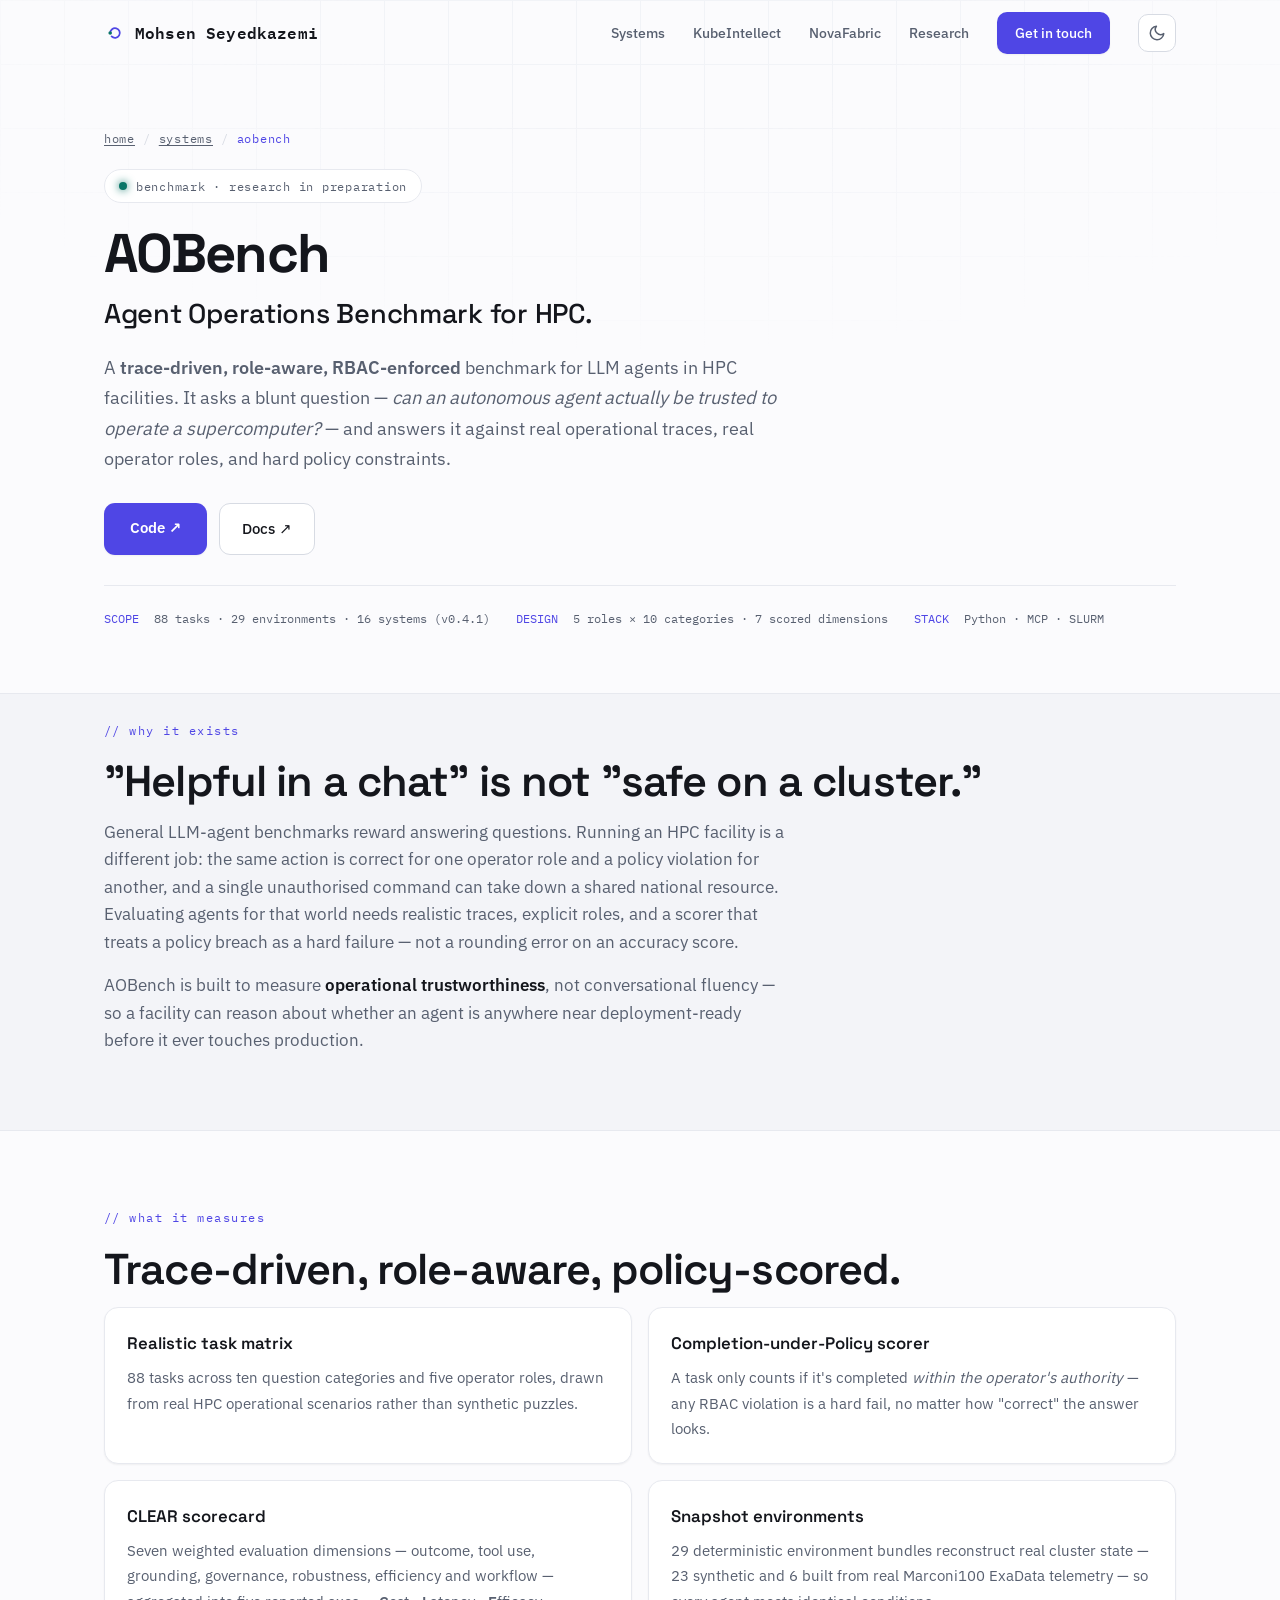
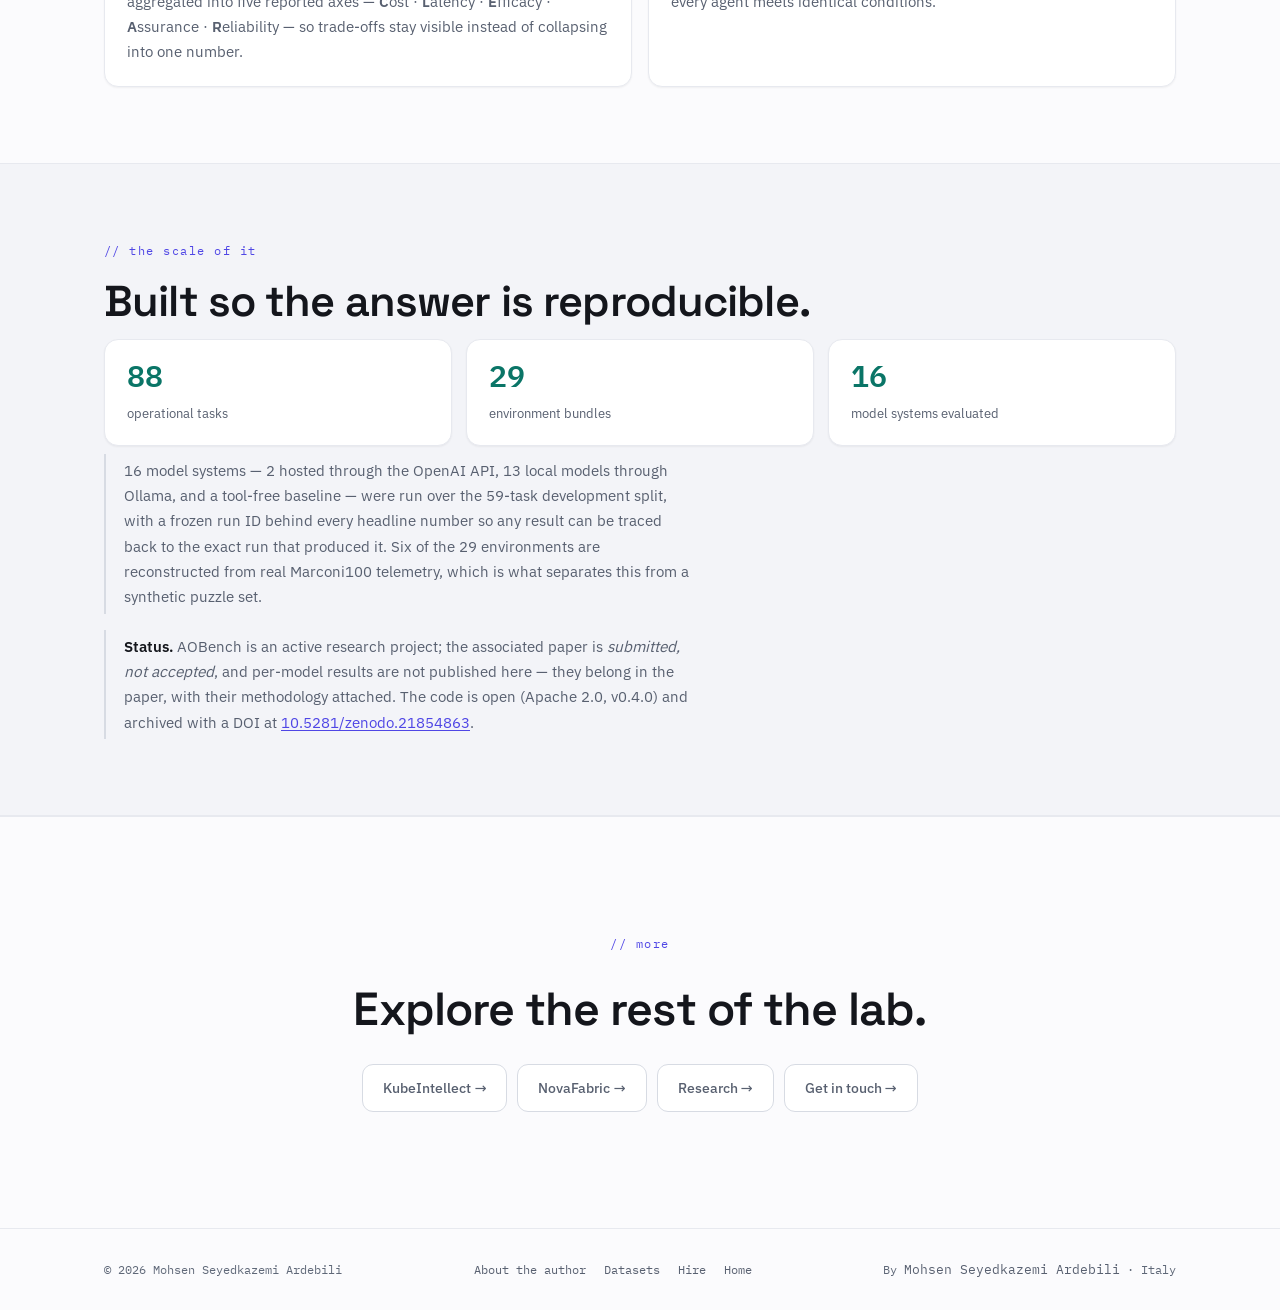
<file: projects/aobench/index.html>
<!DOCTYPE html>
<html lang="en">
<head>
  <meta charset="UTF-8" />
  <meta name="viewport" content="width=device-width, initial-scale=1.0" />
  <script>try{if(localStorage.getItem('theme')==='dark')document.documentElement.setAttribute('data-theme','dark');}catch(e){}</script>
  <title>AOBench — Agent Operations Benchmark for HPC</title>
  <meta name="description" content="AOBench is a trace-driven, role-aware, RBAC-enforced benchmark for evaluating LLM agents on realistic HPC operations tasks. By Mohsen Seyedkazemi Ardebili." />
  <meta name="author" content="Mohsen Seyedkazemi Ardebili" />
  <meta name="keywords" content="AOBench, Agent Operations Benchmark, LLM agents, HPC operations, RBAC, benchmark, MCP, SLURM, agent evaluation, Mohsen Seyedkazemi Ardebili" />
  <link rel="canonical" href="https://mskazemi.com/projects/aobench/" />
  <link rel="alternate" type="text/markdown" href="https://mskazemi.com/projects/aobench/index.md" />
  <meta name="robots" content="index, follow, max-image-preview:large, max-snippet:-1" />
  <meta name="theme-color" content="#0A0E14" />

  <meta property="og:title" content="AOBench — Agent Operations Benchmark for HPC" />
  <meta property="og:description" content="A trace-driven, role-aware, RBAC-enforced benchmark for LLM agents in HPC facilities: 88 tasks across 10 categories and 5 operator roles, 29 reproducible environments, scored on 7 weighted dimensions and rolled into a CLEAR scorecard." />
  <meta property="og:type" content="website" />
  <meta property="og:url" content="https://mskazemi.com/projects/aobench/" />
  <meta property="og:site_name" content="Mohsen Seyedkazemi Ardebili" />
  <meta property="og:locale" content="en_US" />
  <meta property="og:image" content="https://mskazemi.com/assets/mohsen-portrait.jpg" />
  <meta name="twitter:card" content="summary" />
  <meta name="twitter:image" content="https://mskazemi.com/assets/mohsen-portrait.jpg" />

  <link rel="icon" href="data:image/svg+xml,%3Csvg xmlns='http://www.w3.org/2000/svg' viewBox='0 0 32 32'%3E%3Crect width='32' height='32' rx='7' fill='%230A0E14'/%3E%3Cpath d='M9 16a7 7 0 1 1 2.05 4.95' fill='none' stroke='%23F2A93B' stroke-width='2.4' stroke-linecap='round'/%3E%3Ccircle cx='9' cy='16' r='2.4' fill='%233FD79A'/%3E%3C/svg%3E" />

  <link rel="preload" href="/assets/fonts/space-grotesk-600-latin.woff2" as="font" type="font/woff2" crossorigin />
  <link rel="preload" href="/assets/fonts/ibm-plex-sans-400-latin.woff2" as="font" type="font/woff2" crossorigin />
  <link rel="stylesheet" href="/assets/fonts/fonts.css" />
  <link rel="stylesheet" href="../../style.css" />
  <link rel="stylesheet" href="../../project.css" />

  <script type="application/ld+json">
  {
    "@context": "https://schema.org",
    "@type": "SoftwareSourceCode",
    "name": "AOBench",
    "description": "Agent Operations Benchmark — a trace-driven, role-aware, RBAC-enforced benchmark for evaluating LLM agents on realistic HPC operational tasks.",
    "codeRepository": "https://github.com/MSKazemi/aobench",
    "programmingLanguage": "Python",
    "author": {
      "@type": "Person",
      "@id": "https://mskazemi.com/#person",
      "name": "Mohsen Seyedkazemi Ardebili",
      "url": "https://mskazemi.com/about/"
    }
  }
  </script>
</head>
<body>

  <a href="#main" class="skip-link">Skip to content</a>

  <header id="nav">
    <div class="nav-inner">
      <a href="../../" class="nav-logo">
        <svg class="logo-mark" width="22" height="22" viewBox="0 0 32 32" aria-hidden="true">
          <path d="M9 16a7 7 0 1 1 2.05 4.95" fill="none" stroke="var(--amber)" stroke-width="2.6" stroke-linecap="round"/>
          <circle cx="9" cy="16" r="2.6" fill="var(--mint)"/>
        </svg>
        <span>Mohsen Seyedkazemi</span>
      </a>
      <button class="nav-toggle" id="navToggle" aria-label="Toggle menu" aria-expanded="false" aria-controls="navLinks">
        <span></span><span></span><span></span>
      </button>
      <nav class="nav-links" id="navLinks" aria-label="Primary">
        <a href="../../#systems">Systems</a>
        <a href="../kubeintellect/">KubeIntellect</a>
        <a href="../novafabric/">NovaFabric</a>
        <a href="../../#research">Research</a>
        <a href="../../#contact" class="nav-cta">Get in touch</a>
        <button class="theme-toggle" id="themeToggle" type="button" aria-label="Toggle light or dark theme" title="Toggle theme" aria-pressed="false">
          <svg class="ic-moon" viewBox="0 0 24 24" fill="none" stroke="currentColor" stroke-width="2" stroke-linecap="round" stroke-linejoin="round" aria-hidden="true"><path d="M21 12.79A9 9 0 1 1 11.21 3 7 7 0 0 0 21 12.79z"/></svg>
          <svg class="ic-sun" viewBox="0 0 24 24" fill="none" stroke="currentColor" stroke-width="2" stroke-linecap="round" stroke-linejoin="round" aria-hidden="true"><circle cx="12" cy="12" r="4"/><path d="M12 2v2M12 20v2M4.93 4.93l1.41 1.41M17.66 17.66l1.41 1.41M2 12h2M20 12h2M6.34 17.66l-1.41 1.41M19.07 4.93l-1.41 1.41"/></svg>
        </button>
      </nav>
    </div>
  </header>

  <main id="main">

  <!-- HERO -->
  <section class="proj-hero">
    <div class="container">
      <p class="breadcrumb">
        <a href="../../">home</a><span class="sep">/</span>
        <a href="../../#systems">systems</a><span class="sep">/</span>
        <span class="cur">aobench</span>
      </p>
      <p class="proj-eyebrow"><span class="dot-mint" aria-hidden="true"></span>benchmark · research in preparation</p>
      <h1>AOBench</h1>
      <p class="proj-tagline">Agent Operations Benchmark for HPC.</p>
      <p class="proj-lede">
        A <strong>trace-driven, role-aware, RBAC-enforced</strong> benchmark for LLM agents in
        HPC facilities. It asks a blunt question — <em>can an autonomous agent actually be trusted to
        operate a supercomputer?</em> — and answers it against real operational traces, real operator
        roles, and hard policy constraints.
      </p>
      <div class="proj-links">
        <a href="https://github.com/MSKazemi/aobench" target="_blank" rel="noopener" class="btn-primary">Code ↗</a>
        <a href="https://mskazemi.com/aobench/latest/" target="_blank" rel="noopener" class="btn-ghost">Docs ↗</a>
      </div>
      <ul class="status-strip" aria-label="Quick facts">
        <li><span class="k">SCOPE</span> 88 tasks · 29 environments · 16 systems (v0.4.1)</li>
        <li><span class="k">DESIGN</span> 5 roles × 10 categories · 7 scored dimensions</li>
        <li><span class="k">STACK</span> Python · MCP · SLURM</li>
      </ul>
    </div>
  </section>

  <!-- WHY -->
  <section class="proj-section panel-section alt">
    <div class="container">
      <p class="section-eyebrow">// why it exists</p>
      <h2 class="section-title">"Helpful in a chat" is not "safe on a cluster."</h2>
      <div class="prose">
        <p>
          General LLM-agent benchmarks reward answering questions. Running an HPC facility is a different
          job: the same action is correct for one operator role and a policy violation for another, and a
          single unauthorised command can take down a shared national resource. Evaluating agents for that
          world needs realistic traces, explicit roles, and a scorer that treats a policy breach as a
          hard failure — not a rounding error on an accuracy score.
        </p>
        <p>
          AOBench is built to measure <strong>operational trustworthiness</strong>, not conversational
          fluency — so a facility can reason about whether an agent is anywhere near deployment-ready
          before it ever touches production.
        </p>
      </div>
    </div>
  </section>

  <!-- WHAT IT MEASURES -->
  <section class="proj-section panel-section">
    <div class="container">
      <p class="section-eyebrow">// what it measures</p>
      <h2 class="section-title">Trace-driven, role-aware, policy-scored.</h2>
      <div class="arch-grid">
        <div class="arch-item">
          <h3>Realistic task matrix</h3>
          <p>88 tasks across ten question categories and five operator roles, drawn from real HPC operational scenarios rather than synthetic puzzles.</p>
        </div>
        <div class="arch-item">
          <h3>Completion-under-Policy scorer</h3>
          <p>A task only counts if it's completed <em>within the operator's authority</em> — any RBAC violation is a hard fail, no matter how "correct" the answer looks.</p>
        </div>
        <div class="arch-item">
          <h3>CLEAR scorecard</h3>
          <p>Seven weighted evaluation dimensions — outcome, tool use, grounding, governance, robustness, efficiency and workflow — aggregated into five reported axes — <strong>C</strong>ost · <strong>L</strong>atency · <strong>E</strong>fficacy · <strong>A</strong>ssurance · <strong>R</strong>eliability — so trade-offs stay visible instead of collapsing into one number.</p>
        </div>
        <div class="arch-item">
          <h3>Snapshot environments</h3>
          <p>29 deterministic environment bundles reconstruct real cluster state — 23 synthetic and 6 built from real Marconi100 ExaData telemetry — so every agent meets identical conditions.</p>
        </div>
      </div>
    </div>
  </section>

  <!-- VERDICT -->
  <section class="proj-section panel-section alt">
    <div class="container">
      <p class="section-eyebrow">// the scale of it</p>
      <h2 class="section-title">Built so the answer is reproducible.</h2>
      <div class="metrics-row">
        <div class="metric"><span class="mv">88</span><span class="ml">operational tasks</span></div>
        <div class="metric"><span class="mv">29</span><span class="ml">environment bundles</span></div>
        <div class="metric"><span class="mv">16</span><span class="ml">model systems evaluated</span></div>
      </div>
      <p class="note">
        16 model systems — 2 hosted through the OpenAI API, 13 local models through Ollama, and a
        tool-free baseline — were run over the 59-task development split, with a frozen run ID behind
        every headline number so any result can be traced back to the exact run that produced it.
        Six of the 29 environments are reconstructed from real Marconi100 telemetry, which is what
        separates this from a synthetic puzzle set.
      </p>
      <p class="note" style="margin-top:16px">
        <strong>Status.</strong> AOBench is an active research project; the associated paper is
        <em>submitted, not accepted</em>, and per-model results are not published here — they belong in
        the paper, with their methodology attached. The code is open (Apache&nbsp;2.0, v0.4.0) and archived with a DOI at
        <a href="https://doi.org/10.5281/zenodo.21854863" target="_blank" rel="noopener">10.5281/zenodo.21854863</a>.
      </p>
    </div>
  </section>

  <!-- CTA -->
  <section class="contact">
    <div class="container">
      <p class="section-eyebrow">// more</p>
      <h2 class="contact-h">Explore the rest of the lab.</h2>
      <div class="contact-links">
        <a href="../kubeintellect/" class="clink">KubeIntellect →</a>
        <a href="../novafabric/" class="clink">NovaFabric →</a>
        <a href="../../#research" class="clink">Research →</a>
        <a href="../../#contact" class="clink">Get in touch →</a>
      </div>
    </div>
  </section>

  </main>

  <footer>
    <div class="container footer-inner">
      <span>© <span id="year"></span> Mohsen Seyedkazemi Ardebili</span>
      <nav class="footer-nav" aria-label="Site pages">
        <a href="../../about/">About the author</a>
        <a href="../../datasets/">Datasets</a>
        <a href="../../hire/">Hire</a>
        <a href="../../">Home</a>
      </nav>
      <span class="foot-meta">By <a href="../../about/" class="back-link">Mohsen Seyedkazemi Ardebili</a> · Italy</span>
    </div>
  </footer>

  <script src="../../script.js"></script>
</body>
</html>
</file>
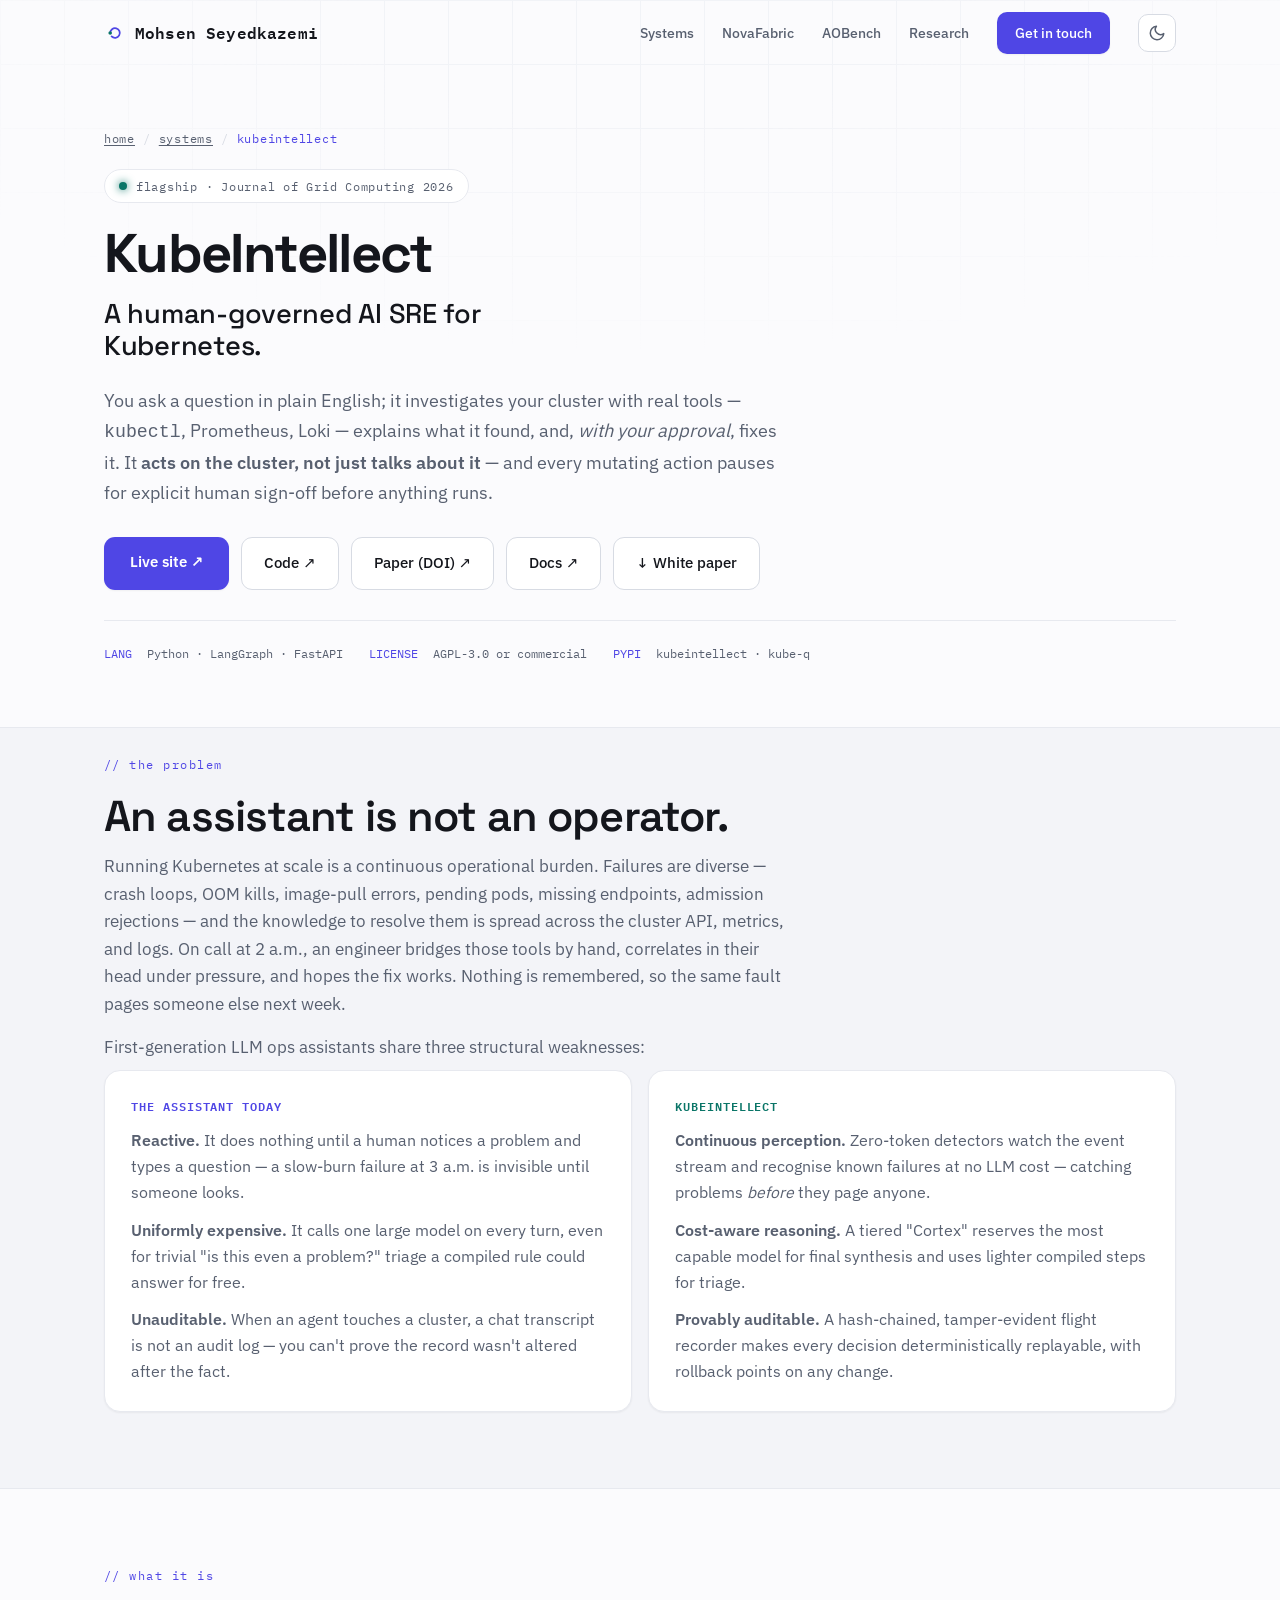
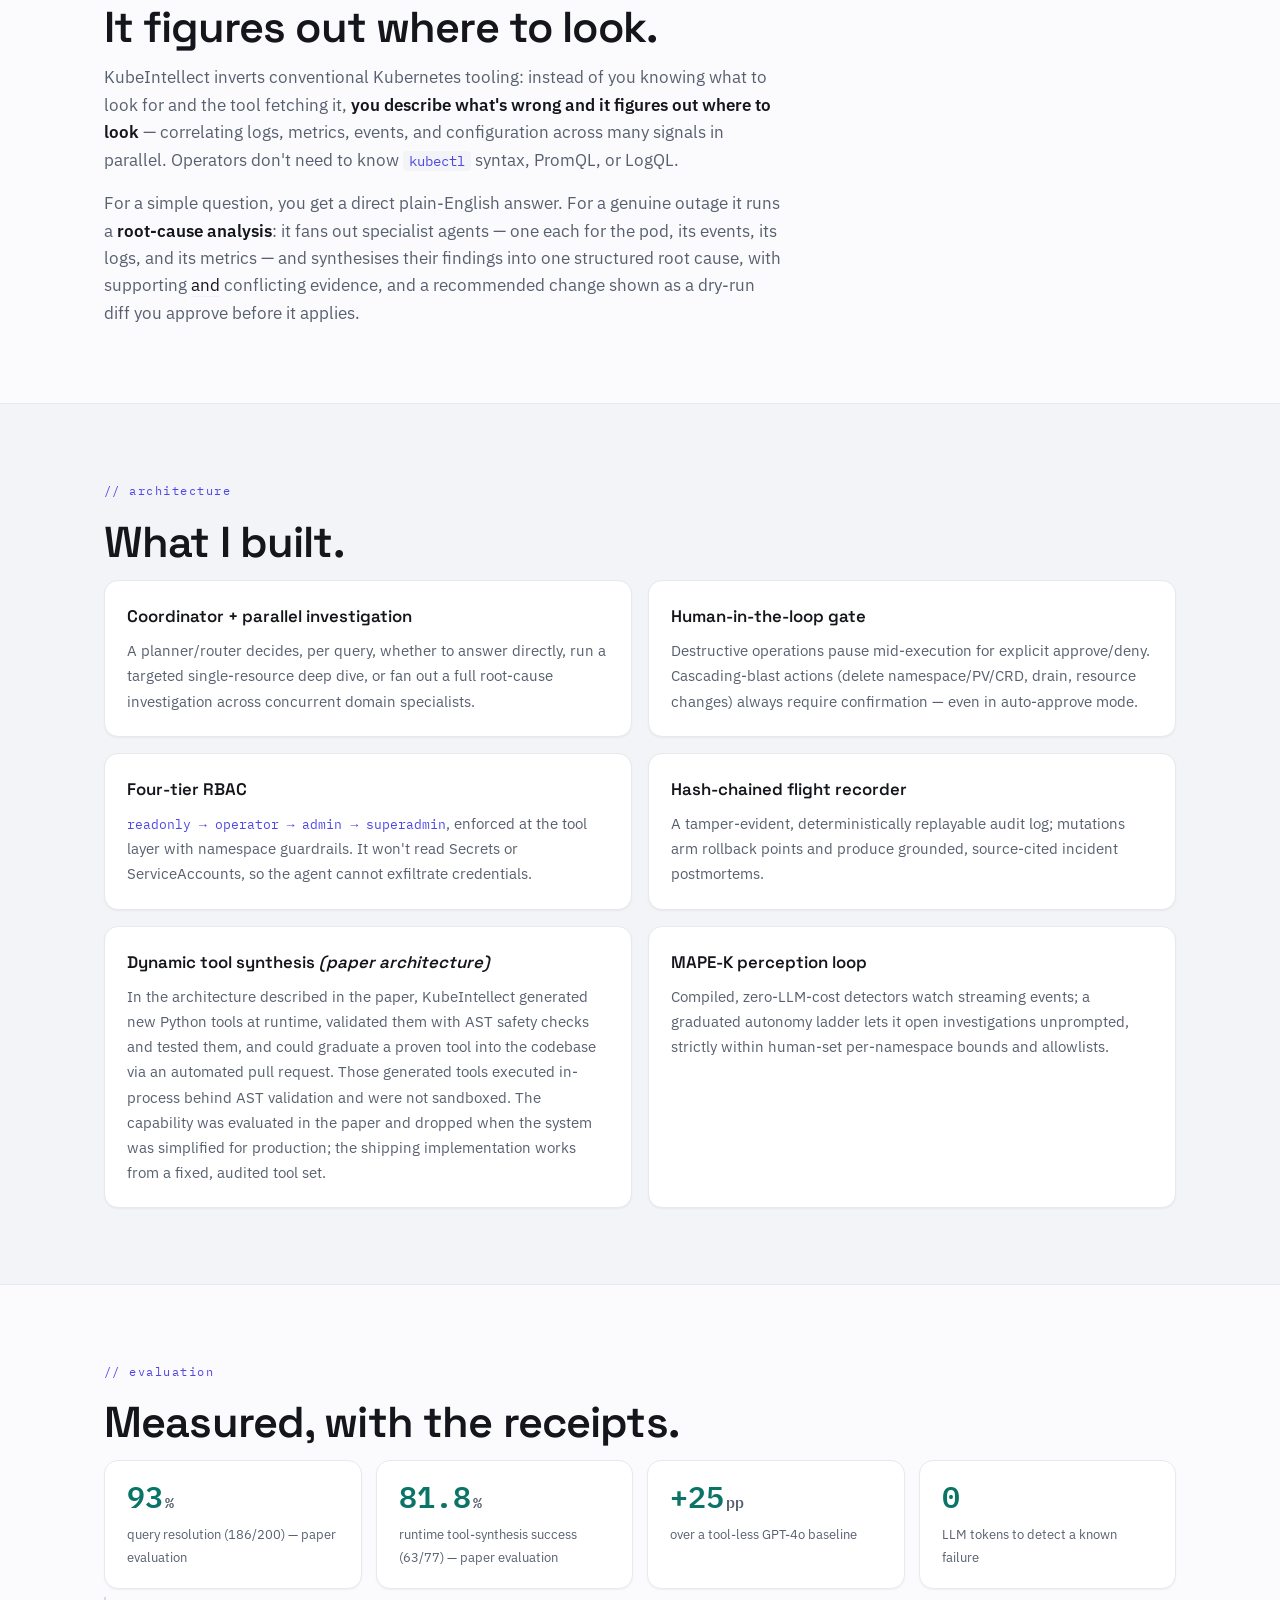
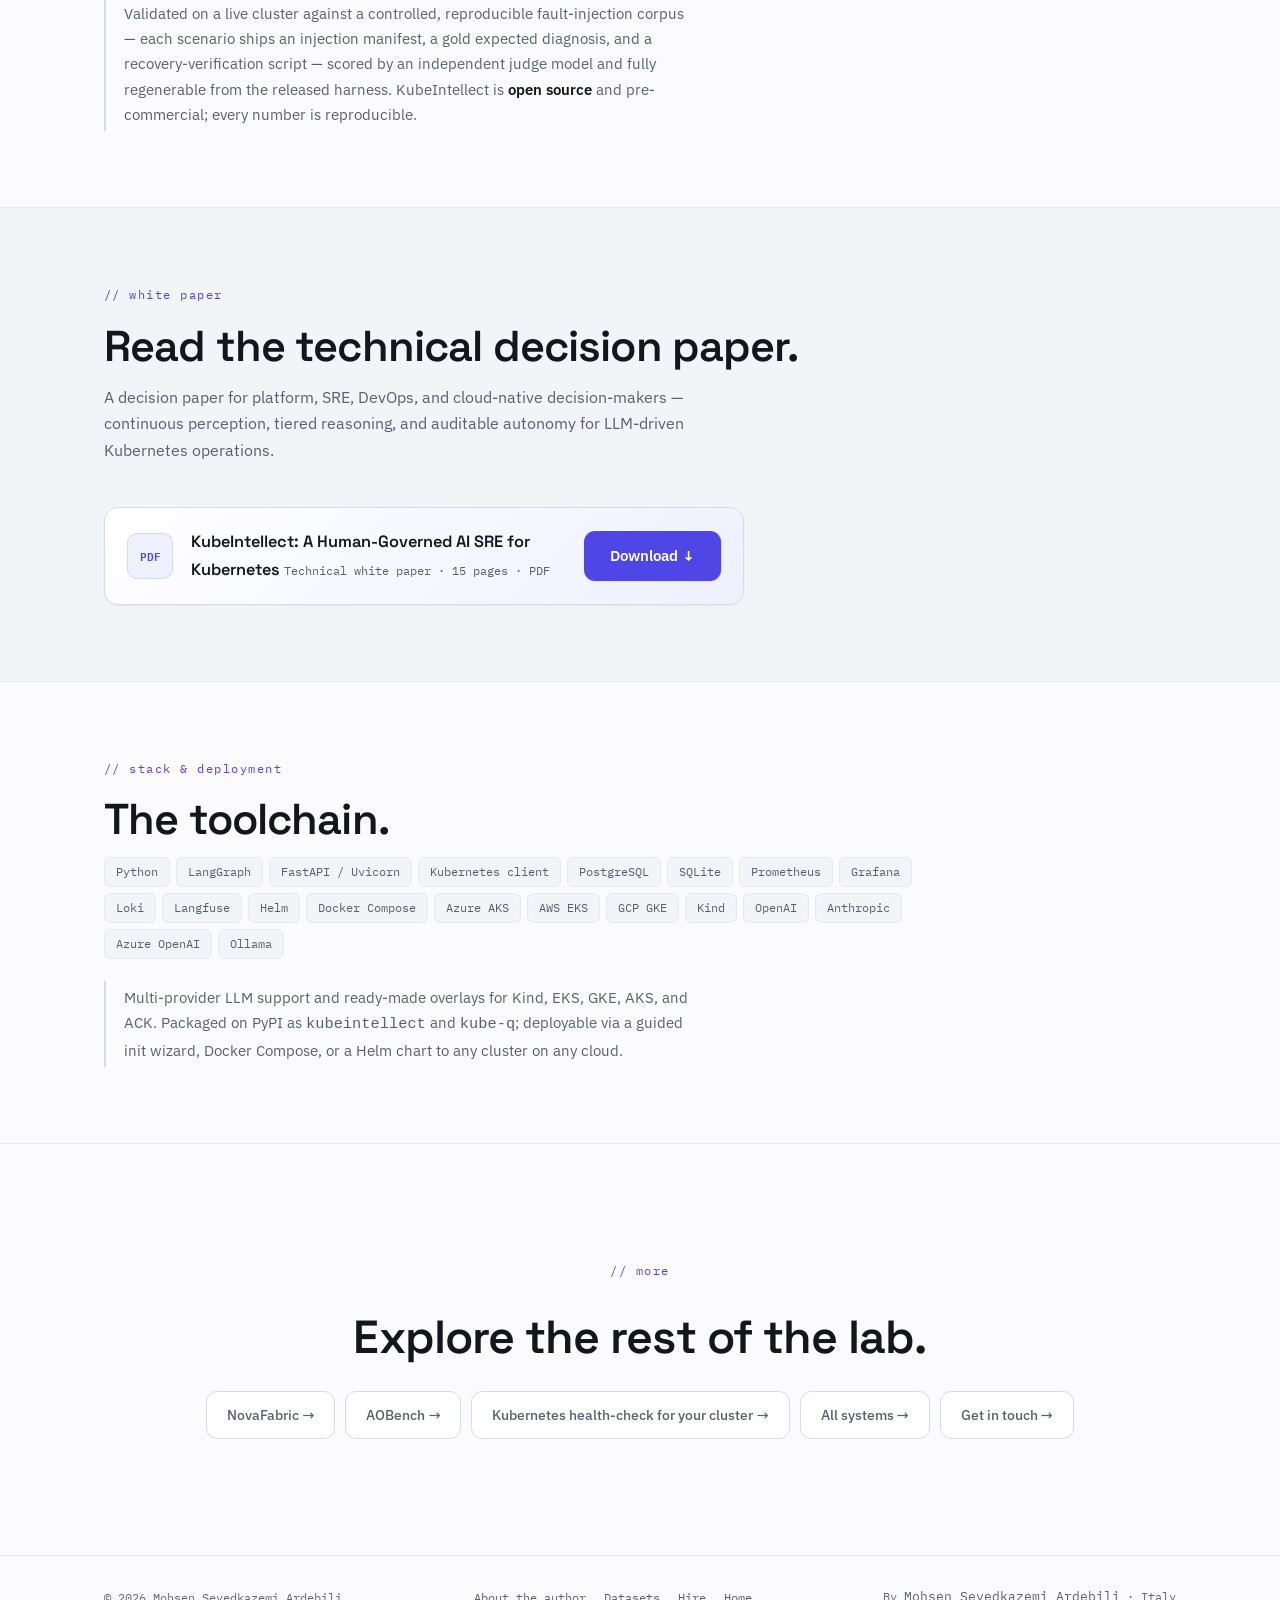
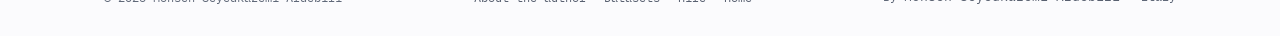
<file: projects/kubeintellect/index.html>
<!DOCTYPE html>
<html lang="en">
<head>
  <meta charset="UTF-8" />
  <meta name="viewport" content="width=device-width, initial-scale=1.0" />
  <script>try{if(localStorage.getItem('theme')==='dark')document.documentElement.setAttribute('data-theme','dark');}catch(e){}</script>
  <title>KubeIntellect — Human-Governed AI SRE for Kubernetes</title>
  <meta name="description" content="KubeIntellect is a human-governed AI SRE for Kubernetes: it investigates the live cluster with real tools, finds the root cause, and fixes it once you approve." />
  <meta name="author" content="Mohsen Seyedkazemi Ardebili" />
  <meta name="keywords" content="KubeIntellect, AI SRE, Kubernetes, LLM agent, LangGraph, root cause analysis, AIOps, autonomous operations, Mohsen Seyedkazemi Ardebili" />
  <link rel="canonical" href="https://mskazemi.com/projects/kubeintellect/" />
  <link rel="alternate" type="text/markdown" href="https://mskazemi.com/projects/kubeintellect/index.md" />
  <meta name="robots" content="index, follow, max-image-preview:large, max-snippet:-1" />
  <meta name="theme-color" content="#0A0E14" />

  <meta property="og:title" content="KubeIntellect — Human-Governed AI SRE for Kubernetes" />
  <meta property="og:description" content="An LLM-orchestrated operator that acts on the cluster — not just talks about it — with every destructive action paused for human approval." />
  <meta property="og:type" content="website" />
  <meta property="og:url" content="https://mskazemi.com/projects/kubeintellect/" />
  <meta property="og:site_name" content="Mohsen Seyedkazemi Ardebili" />
  <meta property="og:locale" content="en_US" />
  <meta property="og:image" content="https://mskazemi.com/assets/mohsen-portrait.jpg" />
  <meta name="twitter:card" content="summary" />
  <meta name="twitter:image" content="https://mskazemi.com/assets/mohsen-portrait.jpg" />

  <link rel="icon" href="data:image/svg+xml,%3Csvg xmlns='http://www.w3.org/2000/svg' viewBox='0 0 32 32'%3E%3Crect width='32' height='32' rx='7' fill='%230A0E14'/%3E%3Cpath d='M9 16a7 7 0 1 1 2.05 4.95' fill='none' stroke='%23F2A93B' stroke-width='2.4' stroke-linecap='round'/%3E%3Ccircle cx='9' cy='16' r='2.4' fill='%233FD79A'/%3E%3C/svg%3E" />

  <link rel="preload" href="/assets/fonts/space-grotesk-600-latin.woff2" as="font" type="font/woff2" crossorigin />
  <link rel="preload" href="/assets/fonts/ibm-plex-sans-400-latin.woff2" as="font" type="font/woff2" crossorigin />
  <link rel="stylesheet" href="/assets/fonts/fonts.css" />
  <link rel="stylesheet" href="../../style.css" />
  <link rel="stylesheet" href="../../project.css" />

  <script type="application/ld+json">
  {
    "@context": "https://schema.org",
    "@type": "SoftwareSourceCode",
    "name": "KubeIntellect",
    "description": "A human-governed AI SRE for Kubernetes: an LLM-orchestrated operator that investigates the live cluster with real tools and applies human-approved fixes.",
    "codeRepository": "https://github.com/MSKazemi/kubeintellect",
    "url": "https://kubeintellect.com",
    "programmingLanguage": "Python",
    "license": "https://www.gnu.org/licenses/agpl-3.0.html",
    "author": {
      "@type": "Person",
      "@id": "https://mskazemi.com/#person",
      "name": "Mohsen Seyedkazemi Ardebili",
      "url": "https://mskazemi.com/about/"
    }
  }
  </script>
</head>
<body>

  <a href="#main" class="skip-link">Skip to content</a>

  <header id="nav">
    <div class="nav-inner">
      <a href="../../" class="nav-logo">
        <svg class="logo-mark" width="22" height="22" viewBox="0 0 32 32" aria-hidden="true">
          <path d="M9 16a7 7 0 1 1 2.05 4.95" fill="none" stroke="var(--amber)" stroke-width="2.6" stroke-linecap="round"/>
          <circle cx="9" cy="16" r="2.6" fill="var(--mint)"/>
        </svg>
        <span>Mohsen Seyedkazemi</span>
      </a>
      <button class="nav-toggle" id="navToggle" aria-label="Toggle menu" aria-expanded="false" aria-controls="navLinks">
        <span></span><span></span><span></span>
      </button>
      <nav class="nav-links" id="navLinks" aria-label="Primary">
        <a href="../../#systems">Systems</a>
        <a href="../novafabric/">NovaFabric</a>
        <a href="../aobench/">AOBench</a>
        <a href="../../#research">Research</a>
        <a href="../../#contact" class="nav-cta">Get in touch</a>
        <button class="theme-toggle" id="themeToggle" type="button" aria-label="Toggle light or dark theme" title="Toggle theme" aria-pressed="false">
          <svg class="ic-moon" viewBox="0 0 24 24" fill="none" stroke="currentColor" stroke-width="2" stroke-linecap="round" stroke-linejoin="round" aria-hidden="true"><path d="M21 12.79A9 9 0 1 1 11.21 3 7 7 0 0 0 21 12.79z"/></svg>
          <svg class="ic-sun" viewBox="0 0 24 24" fill="none" stroke="currentColor" stroke-width="2" stroke-linecap="round" stroke-linejoin="round" aria-hidden="true"><circle cx="12" cy="12" r="4"/><path d="M12 2v2M12 20v2M4.93 4.93l1.41 1.41M17.66 17.66l1.41 1.41M2 12h2M20 12h2M6.34 17.66l-1.41 1.41M19.07 4.93l-1.41 1.41"/></svg>
        </button>
      </nav>
    </div>
  </header>

  <main id="main">

  <!-- HERO -->
  <section class="proj-hero">
    <div class="container">
      <p class="breadcrumb">
        <a href="../../">home</a><span class="sep">/</span>
        <a href="../../#systems">systems</a><span class="sep">/</span>
        <span class="cur">kubeintellect</span>
      </p>
      <p class="proj-eyebrow"><span class="dot-mint" aria-hidden="true"></span>flagship · Journal of Grid Computing 2026</p>
      <h1>KubeIntellect</h1>
      <p class="proj-tagline">A human-governed AI SRE for Kubernetes.</p>
      <p class="proj-lede">
        You ask a question in plain English; it investigates your cluster with real tools —
        <code>kubectl</code>, Prometheus, Loki — explains what it found, and, <em>with your approval</em>,
        fixes it. It <strong>acts on the cluster, not just talks about it</strong> — and every mutating
        action pauses for explicit human sign-off before anything runs.
      </p>
      <div class="proj-links">
        <a href="https://kubeintellect.com" target="_blank" rel="noopener" class="btn-primary">Live site ↗</a>
        <a href="https://github.com/MSKazemi/kubeintellect" target="_blank" rel="noopener" class="btn-ghost">Code ↗</a>
        <a href="https://doi.org/10.1007/s10723-026-09837-6" target="_blank" rel="noopener" class="btn-ghost">Paper (DOI) ↗</a>
        <a href="https://mskazemi.com/kubeintellect/" target="_blank" rel="noopener" class="btn-ghost">Docs ↗</a>
        <a href="#whitepaper" class="btn-ghost">↓ White paper</a>
      </div>
      <ul class="status-strip" aria-label="Quick facts">
        <li><span class="k">LANG</span> Python · LangGraph · FastAPI</li>
        <li><span class="k">LICENSE</span> AGPL-3.0 or commercial</li>
        <li><span class="k">PYPI</span> kubeintellect · kube-q</li>
      </ul>
    </div>
  </section>

  <!-- PROBLEM / SOLUTION -->
  <section class="proj-section panel-section alt">
    <div class="container">
      <p class="section-eyebrow">// the problem</p>
      <h2 class="section-title">An assistant is not an operator.</h2>
      <div class="prose">
        <p>
          Running Kubernetes at scale is a continuous operational burden. Failures are diverse — crash
          loops, OOM kills, image-pull errors, pending pods, missing endpoints, admission rejections —
          and the knowledge to resolve them is spread across the cluster API, metrics, and logs. On call
          at 2&nbsp;a.m., an engineer bridges those tools by hand, correlates in their head under pressure,
          and hopes the fix works. Nothing is remembered, so the same fault pages someone else next week.
        </p>
        <p>First-generation LLM ops assistants share three structural weaknesses:</p>
      </div>
      <div class="split">
        <article class="card">
          <h3>The assistant today</h3>
          <p><strong>Reactive.</strong> It does nothing until a human notices a problem and types a question — a slow-burn failure at 3&nbsp;a.m. is invisible until someone looks.</p>
          <p><strong>Uniformly expensive.</strong> It calls one large model on every turn, even for trivial "is this even a problem?" triage a compiled rule could answer for free.</p>
          <p><strong>Unauditable.</strong> When an agent touches a cluster, a chat transcript is not an audit log — you can't prove the record wasn't altered after the fact.</p>
        </article>
        <article class="card sol">
          <h3>KubeIntellect</h3>
          <p><strong>Continuous perception.</strong> Zero-token detectors watch the event stream and recognise known failures at no LLM cost — catching problems <em>before</em> they page anyone.</p>
          <p><strong>Cost-aware reasoning.</strong> A tiered "Cortex" reserves the most capable model for final synthesis and uses lighter compiled steps for triage.</p>
          <p><strong>Provably auditable.</strong> A hash-chained, tamper-evident flight recorder makes every decision deterministically replayable, with rollback points on any change.</p>
        </article>
      </div>
    </div>
  </section>

  <!-- WHAT IT IS -->
  <section class="proj-section panel-section">
    <div class="container">
      <p class="section-eyebrow">// what it is</p>
      <h2 class="section-title">It figures out where to look.</h2>
      <div class="prose">
        <p>
          KubeIntellect inverts conventional Kubernetes tooling: instead of you knowing what to look for
          and the tool fetching it, <strong>you describe what's wrong and it figures out where to look</strong> —
          correlating logs, metrics, events, and configuration across many signals in parallel. Operators
          don't need to know <code>kubectl</code> syntax, PromQL, or LogQL.
        </p>
        <p>
          For a simple question, you get a direct plain-English answer. For a genuine outage it runs a
          <strong>root-cause analysis</strong>: it fans out specialist agents — one each for the pod, its
          events, its logs, and its metrics — and synthesises their findings into one structured root
          cause, with supporting <em>and</em> conflicting evidence, and a recommended change shown as a
          dry-run diff you approve before it applies.
        </p>
      </div>
    </div>
  </section>

  <!-- ARCHITECTURE -->
  <section class="proj-section panel-section alt">
    <div class="container">
      <p class="section-eyebrow">// architecture</p>
      <h2 class="section-title">What I built.</h2>
      <div class="arch-grid">
        <div class="arch-item">
          <h3>Coordinator + parallel investigation</h3>
          <p>A planner/router decides, per query, whether to answer directly, run a targeted single-resource deep dive, or fan out a full root-cause investigation across concurrent domain specialists.</p>
        </div>
        <div class="arch-item">
          <h3>Human-in-the-loop gate</h3>
          <p>Destructive operations pause mid-execution for explicit approve/deny. Cascading-blast actions (delete namespace/PV/CRD, drain, resource changes) always require confirmation — even in auto-approve mode.</p>
        </div>
        <div class="arch-item">
          <h3>Four-tier RBAC</h3>
          <p><code>readonly → operator → admin → superadmin</code>, enforced at the tool layer with namespace guardrails. It won't read Secrets or ServiceAccounts, so the agent cannot exfiltrate credentials.</p>
        </div>
        <div class="arch-item">
          <h3>Hash-chained flight recorder</h3>
          <p>A tamper-evident, deterministically replayable audit log; mutations arm rollback points and produce grounded, source-cited incident postmortems.</p>
        </div>
        <div class="arch-item">
          <h3>Dynamic tool synthesis <em>(paper architecture)</em></h3>
          <p>In the architecture described in the paper, KubeIntellect generated new Python tools at runtime, validated them with AST safety checks and tested them, and could graduate a proven tool into the codebase via an automated pull request. Those generated tools executed in-process behind AST validation and were not sandboxed. The capability was evaluated in the paper and dropped when the system was simplified for production; the shipping implementation works from a fixed, audited tool set.</p>
        </div>
        <div class="arch-item">
          <h3>MAPE-K perception loop</h3>
          <p>Compiled, zero-LLM-cost detectors watch streaming events; a graduated autonomy ladder lets it open investigations unprompted, strictly within human-set per-namespace bounds and allowlists.</p>
        </div>
      </div>
    </div>
  </section>

  <!-- METRICS -->
  <section class="proj-section panel-section">
    <div class="container">
      <p class="section-eyebrow">// evaluation</p>
      <h2 class="section-title">Measured, with the receipts.</h2>
      <div class="metrics-row">
        <div class="metric"><span class="mv">93<span class="mu">%</span></span><span class="ml">query resolution (186/200) — paper evaluation</span></div>
        <div class="metric"><span class="mv">81.8<span class="mu">%</span></span><span class="ml">runtime tool-synthesis success (63/77) — paper evaluation</span></div>
        <div class="metric"><span class="mv">+25<span class="mu">pp</span></span><span class="ml">over a tool-less GPT-4o baseline</span></div>
        <div class="metric"><span class="mv">0</span><span class="ml">LLM tokens to detect a known failure</span></div>
      </div>
      <p class="note">
        Validated on a live cluster against a controlled, reproducible fault-injection corpus — each
        scenario ships an injection manifest, a gold expected diagnosis, and a recovery-verification
        script — scored by an independent judge model and fully regenerable from the released harness.
        KubeIntellect is <strong>open source</strong> and pre-commercial; every number is reproducible.
      </p>
    </div>
  </section>

  <!-- WHITEPAPER DOWNLOAD -->
  <section id="whitepaper" class="proj-section panel-section alt">
    <div class="container">
      <p class="section-eyebrow">// white paper</p>
      <h2 class="section-title">Read the technical decision paper.</h2>
      <p class="section-lead">A decision paper for platform, SRE, DevOps, and cloud-native decision-makers — continuous perception, tiered reasoning, and auditable autonomy for LLM-driven Kubernetes operations.</p>
      <a href="../../assets/kubeintellect-whitepaper.pdf" target="_blank" rel="noopener" class="download-card">
        <span class="download-ico" aria-hidden="true">PDF</span>
        <span class="download-meta">
          <span class="dt">KubeIntellect: A Human-Governed AI SRE for Kubernetes</span>
          <span class="ds">Technical white paper · 15 pages · PDF</span>
        </span>
        <span class="btn-primary">Download ↓</span>
      </a>
    </div>
  </section>

  <!-- STACK -->
  <section class="proj-section panel-section">
    <div class="container">
      <p class="section-eyebrow">// stack &amp; deployment</p>
      <h2 class="section-title">The toolchain.</h2>
      <div class="tags" style="max-width:820px">
        <span>Python</span><span>LangGraph</span><span>FastAPI / Uvicorn</span><span>Kubernetes client</span>
        <span>PostgreSQL</span><span>SQLite</span><span>Prometheus</span><span>Grafana</span><span>Loki</span>
        <span>Langfuse</span><span>Helm</span><span>Docker Compose</span><span>Azure AKS</span><span>AWS EKS</span>
        <span>GCP GKE</span><span>Kind</span><span>OpenAI</span><span>Anthropic</span><span>Azure OpenAI</span><span>Ollama</span>
      </div>
      <p class="note" style="margin-top:22px">
        Multi-provider LLM support and ready-made overlays for Kind, EKS, GKE, AKS, and ACK. Packaged on
        PyPI as <code>kubeintellect</code> and <code>kube-q</code>; deployable via a guided init wizard,
        Docker Compose, or a Helm chart to any cluster on any cloud.
      </p>
    </div>
  </section>

  <!-- CTA -->
  <section class="contact">
    <div class="container">
      <p class="section-eyebrow">// more</p>
      <h2 class="contact-h">Explore the rest of the lab.</h2>
      <div class="contact-links">
        <a href="../novafabric/" class="clink">NovaFabric →</a>
        <a href="../aobench/" class="clink">AOBench →</a>
        <a href="../../hire/" class="clink">Kubernetes health-check for your cluster →</a>
        <a href="../../#systems" class="clink">All systems →</a>
        <a href="../../#contact" class="clink">Get in touch →</a>
      </div>
    </div>
  </section>

  </main>

  <footer>
    <div class="container footer-inner">
      <span>© <span id="year"></span> Mohsen Seyedkazemi Ardebili</span>
      <nav class="footer-nav" aria-label="Site pages">
        <a href="../../about/">About the author</a>
        <a href="../../datasets/">Datasets</a>
        <a href="../../hire/">Hire</a>
        <a href="../../">Home</a>
      </nav>
      <span class="foot-meta">By <a href="../../about/" class="back-link">Mohsen Seyedkazemi Ardebili</a> · Italy</span>
    </div>
  </footer>

  <script src="../../script.js"></script>
</body>
</html>
</file>
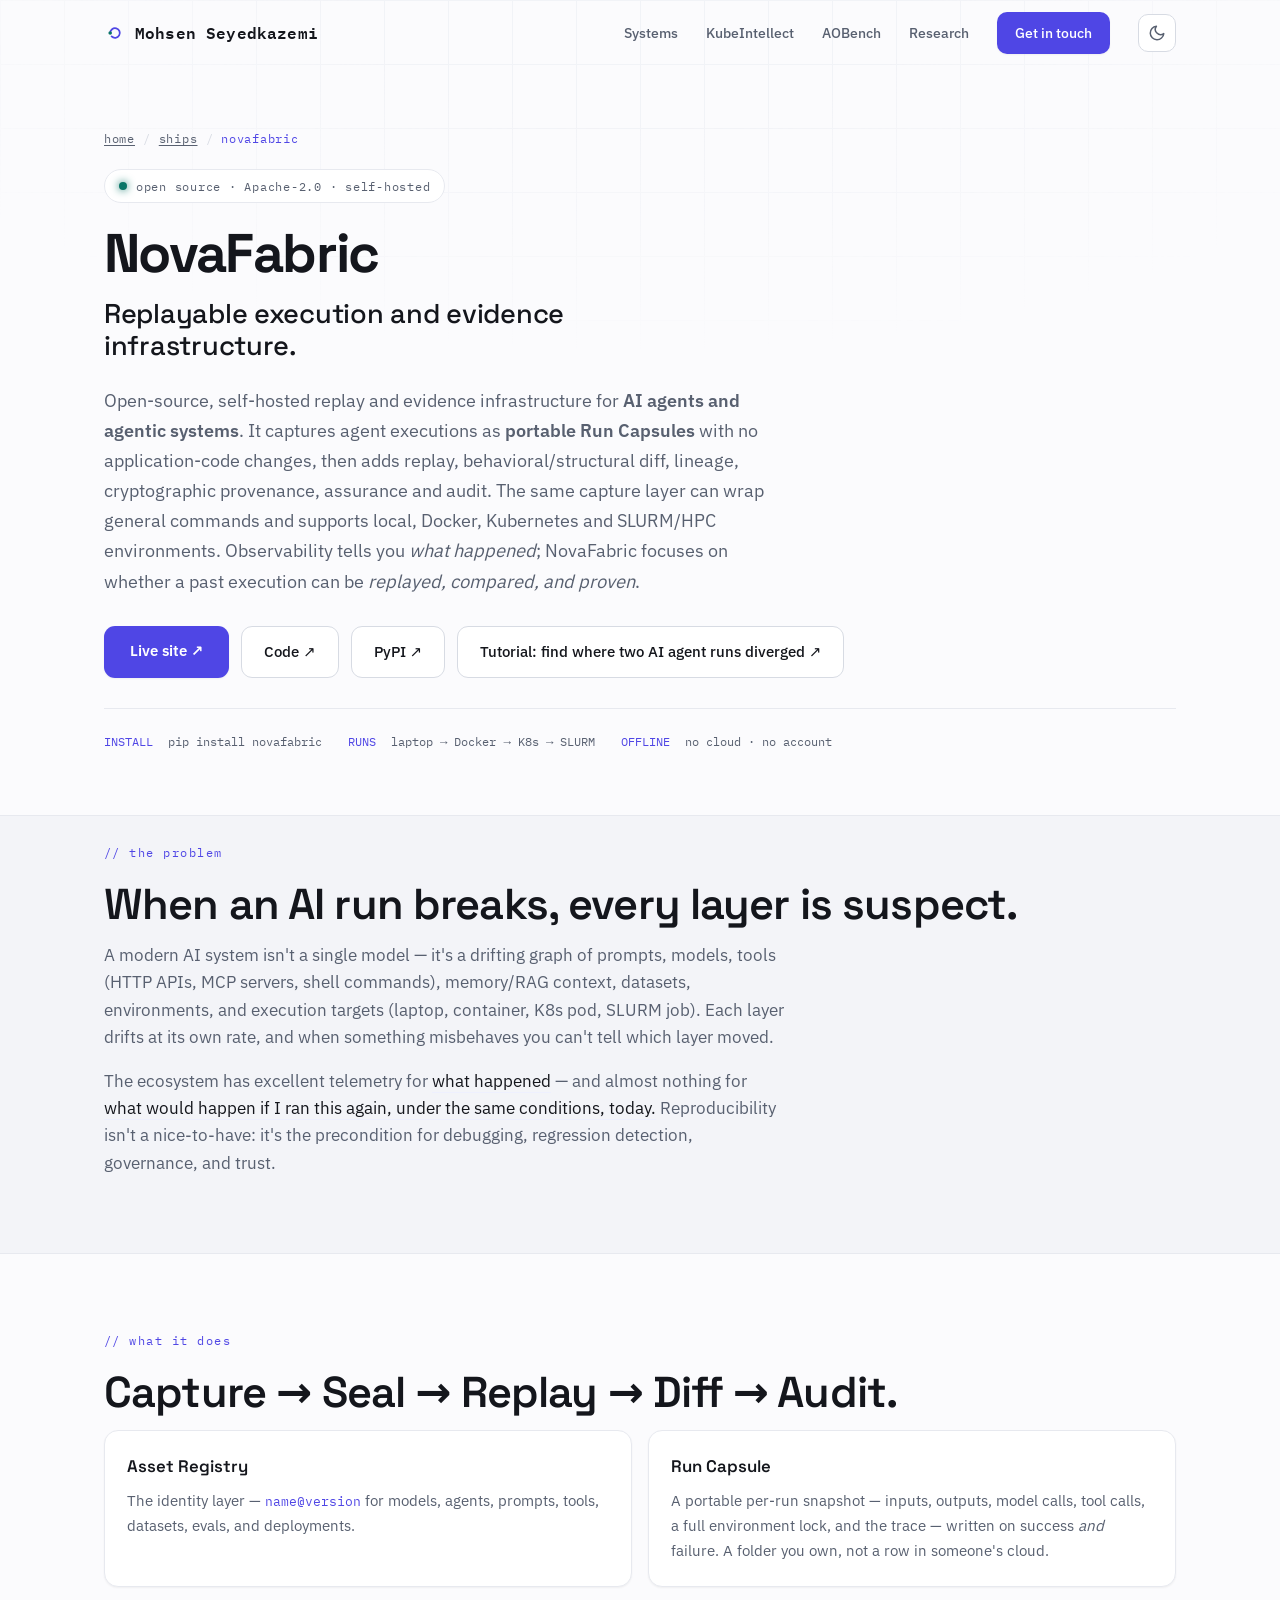
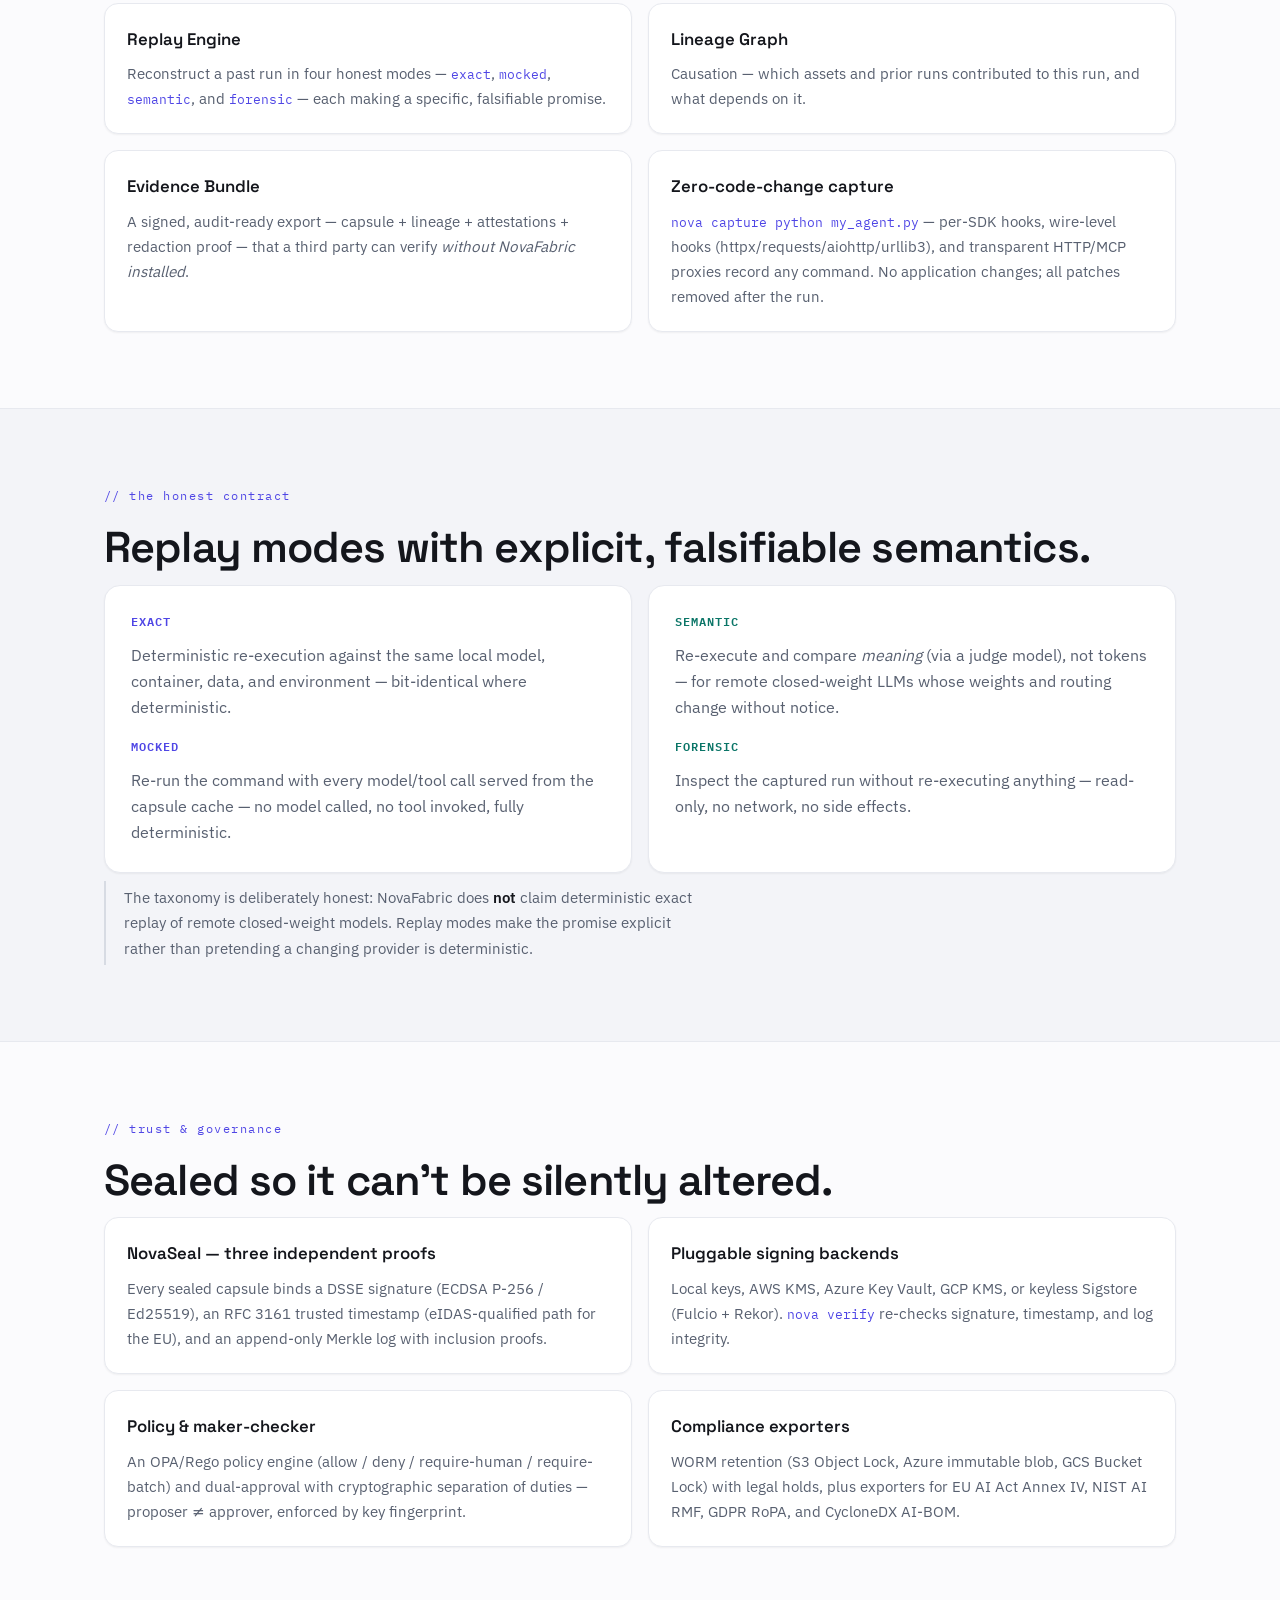
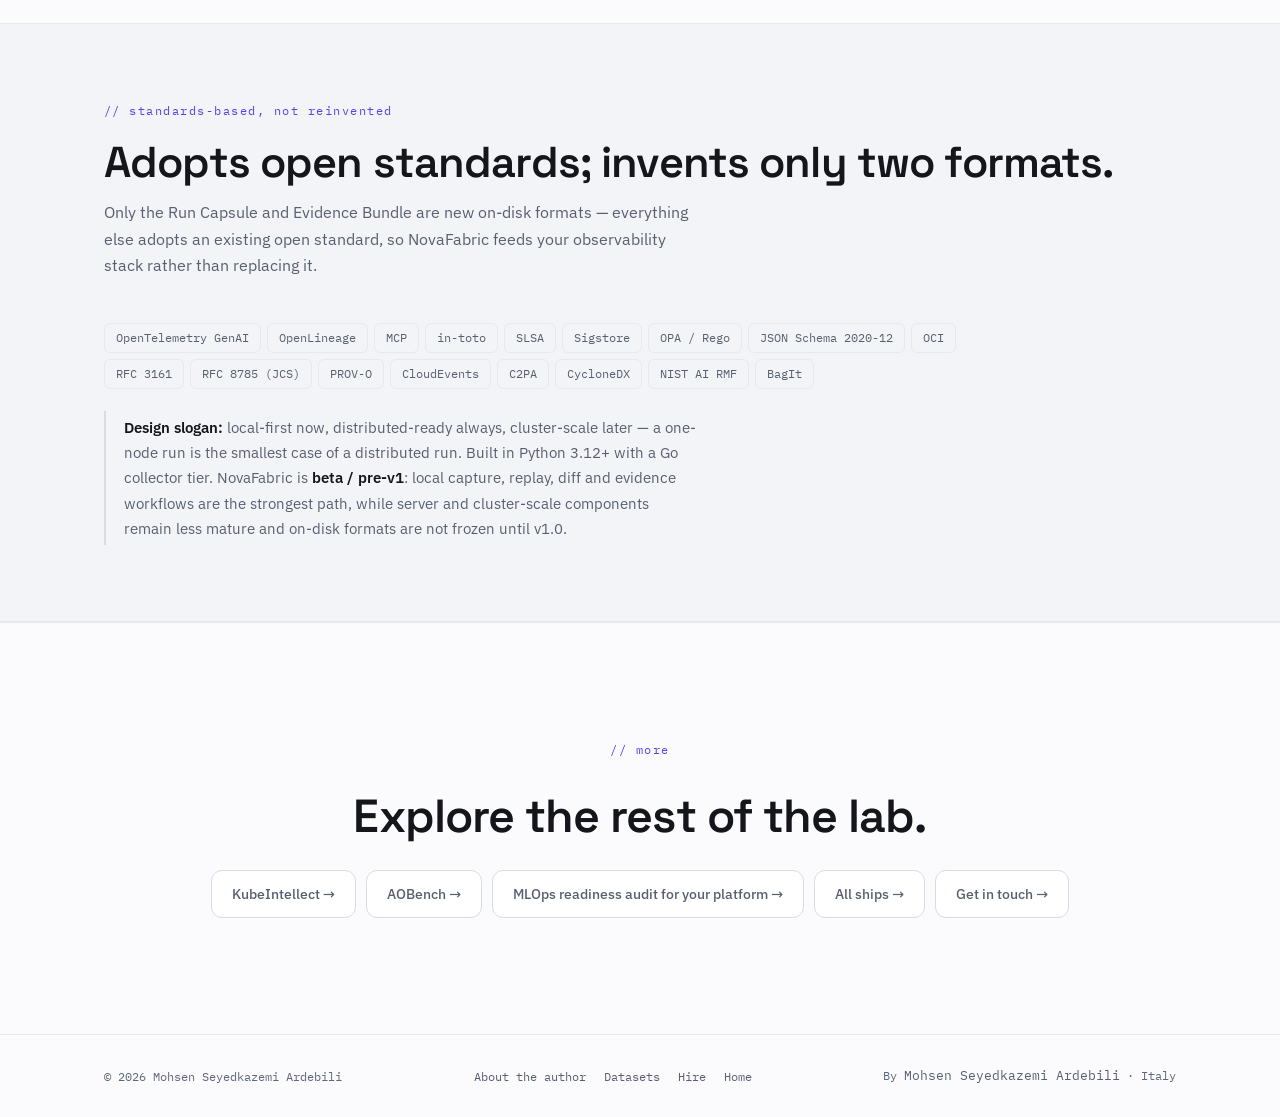
<file: projects/novafabric/index.html>
<!DOCTYPE html>
<html lang="en">
<head>
  <meta charset="UTF-8" />
  <meta name="viewport" content="width=device-width, initial-scale=1.0" />
  <script>try{if(localStorage.getItem('theme')==='dark')document.documentElement.setAttribute('data-theme','dark');}catch(e){}</script>
  <title>NovaFabric — Replay &amp; Evidence Infrastructure for AI Agents</title>
  <meta name="description" content="NovaFabric is open-source, self-hosted replay and evidence infrastructure for AI agents and agentic systems. It captures agent executions as portable Run Capsules for replay, behavioral/structural diff, lineage, cryptographic provenance, assurance, and audit." />
  <meta name="author" content="Mohsen Seyedkazemi Ardebili" />
  <meta name="keywords" content="NovaFabric, replayable AI, AI evidence, reproducibility, lineage, audit, evidence capsule, AI governance, OpenTelemetry GenAI, Mohsen Seyedkazemi Ardebili" />
  <link rel="canonical" href="https://mskazemi.com/projects/novafabric/" />
  <link rel="alternate" type="text/markdown" href="https://mskazemi.com/projects/novafabric/index.md" />
  <meta name="robots" content="index, follow, max-image-preview:large, max-snippet:-1" />
  <meta name="theme-color" content="#0A0E14" />

  <meta property="og:title" content="NovaFabric — Replay &amp; Evidence Infrastructure for AI Agents" />
  <meta property="og:description" content="Capture AI and HPC workloads as portable, signed evidence capsules for replay, structural diff, lineage and audit — self-hosted and offline-first." />
  <meta property="og:type" content="website" />
  <meta property="og:url" content="https://mskazemi.com/projects/novafabric/" />
  <meta property="og:site_name" content="Mohsen Seyedkazemi Ardebili" />
  <meta property="og:locale" content="en_US" />
  <meta property="og:image" content="https://mskazemi.com/assets/mohsen-portrait.jpg" />
  <meta name="twitter:card" content="summary" />
  <meta name="twitter:image" content="https://mskazemi.com/assets/mohsen-portrait.jpg" />

  <link rel="icon" href="data:image/svg+xml,%3Csvg xmlns='http://www.w3.org/2000/svg' viewBox='0 0 32 32'%3E%3Crect width='32' height='32' rx='7' fill='%230A0E14'/%3E%3Cpath d='M9 16a7 7 0 1 1 2.05 4.95' fill='none' stroke='%23F2A93B' stroke-width='2.4' stroke-linecap='round'/%3E%3Ccircle cx='9' cy='16' r='2.4' fill='%233FD79A'/%3E%3C/svg%3E" />

  <link rel="preload" href="/assets/fonts/space-grotesk-600-latin.woff2" as="font" type="font/woff2" crossorigin />
  <link rel="preload" href="/assets/fonts/ibm-plex-sans-400-latin.woff2" as="font" type="font/woff2" crossorigin />
  <link rel="stylesheet" href="/assets/fonts/fonts.css" />
  <link rel="stylesheet" href="../../style.css" />
  <link rel="stylesheet" href="../../project.css" />

  <script type="application/ld+json">
  {
    "@context": "https://schema.org",
    "@type": "SoftwareSourceCode",
    "name": "NovaFabric",
    "description": "Open-source, self-hosted replay and evidence infrastructure for AI agents and agentic systems, capturing agent executions as portable Run Capsules for replay, behavioral and structural diff, lineage, cryptographic provenance, assurance, and audit.",
    "codeRepository": "https://github.com/MSKazemi/novafabric",
    "url": "https://novafabric.ai",
    "programmingLanguage": "Python",
    "license": "https://www.apache.org/licenses/LICENSE-2.0",
    "author": {
      "@type": "Person",
      "@id": "https://mskazemi.com/#person",
      "name": "Mohsen Seyedkazemi Ardebili",
      "url": "https://mskazemi.com/about/"
    }
  }
  </script>
</head>
<body>

  <a href="#main" class="skip-link">Skip to content</a>

  <header id="nav">
    <div class="nav-inner">
      <a href="../../" class="nav-logo">
        <svg class="logo-mark" width="22" height="22" viewBox="0 0 32 32" aria-hidden="true">
          <path d="M9 16a7 7 0 1 1 2.05 4.95" fill="none" stroke="var(--amber)" stroke-width="2.6" stroke-linecap="round"/>
          <circle cx="9" cy="16" r="2.6" fill="var(--mint)"/>
        </svg>
        <span>Mohsen Seyedkazemi</span>
      </a>
      <button class="nav-toggle" id="navToggle" aria-label="Toggle menu" aria-expanded="false" aria-controls="navLinks">
        <span></span><span></span><span></span>
      </button>
      <nav class="nav-links" id="navLinks" aria-label="Primary">
        <a href="../../#systems">Systems</a>
        <a href="../kubeintellect/">KubeIntellect</a>
        <a href="../aobench/">AOBench</a>
        <a href="../../#research">Research</a>
        <a href="../../#contact" class="nav-cta">Get in touch</a>
        <button class="theme-toggle" id="themeToggle" type="button" aria-label="Toggle light or dark theme" title="Toggle theme" aria-pressed="false">
          <svg class="ic-moon" viewBox="0 0 24 24" fill="none" stroke="currentColor" stroke-width="2" stroke-linecap="round" stroke-linejoin="round" aria-hidden="true"><path d="M21 12.79A9 9 0 1 1 11.21 3 7 7 0 0 0 21 12.79z"/></svg>
          <svg class="ic-sun" viewBox="0 0 24 24" fill="none" stroke="currentColor" stroke-width="2" stroke-linecap="round" stroke-linejoin="round" aria-hidden="true"><circle cx="12" cy="12" r="4"/><path d="M12 2v2M12 20v2M4.93 4.93l1.41 1.41M17.66 17.66l1.41 1.41M2 12h2M20 12h2M6.34 17.66l-1.41 1.41M19.07 4.93l-1.41 1.41"/></svg>
        </button>
      </nav>
    </div>
  </header>

  <main id="main">

  <!-- HERO -->
  <section class="proj-hero">
    <div class="container">
      <p class="breadcrumb">
        <a href="../../">home</a><span class="sep">/</span>
        <a href="../../#ships">ships</a><span class="sep">/</span>
        <span class="cur">novafabric</span>
      </p>
      <p class="proj-eyebrow"><span class="dot-mint" aria-hidden="true"></span>open source · Apache-2.0 · self-hosted</p>
      <h1>NovaFabric</h1>
      <p class="proj-tagline">Replayable execution and evidence infrastructure.</p>
      <p class="proj-lede">
        Open-source, self-hosted replay and evidence infrastructure for <strong>AI agents and agentic
        systems</strong>. It captures agent executions as <strong>portable Run Capsules</strong> with no
        application-code changes, then adds replay, behavioral/structural diff, lineage, cryptographic
        provenance, assurance and audit. The same capture layer can wrap general commands and supports
        local, Docker, Kubernetes and SLURM/HPC environments. Observability tells you <em>what happened</em>; NovaFabric focuses on whether
        a past execution can be <em>replayed, compared, and proven</em>.
      </p>
      <div class="proj-links">
        <a href="https://novafabric.ai" target="_blank" rel="noopener" class="btn-primary">Live site ↗</a>
        <a href="https://github.com/MSKazemi/novafabric" target="_blank" rel="noopener" class="btn-ghost">Code ↗</a>
        <a href="https://pypi.org/project/novafabric/" target="_blank" rel="noopener" class="btn-ghost">PyPI ↗</a>
        <a href="https://novafabric.ai/blog/find-where-two-agent-runs-diverged/" target="_blank" rel="noopener" class="btn-ghost">Tutorial: find where two AI agent runs diverged ↗</a>
      </div>
      <ul class="status-strip" aria-label="Quick facts">
        <li><span class="k">INSTALL</span> pip install novafabric</li>
        <li><span class="k">RUNS</span> laptop → Docker → K8s → SLURM</li>
        <li><span class="k">OFFLINE</span> no cloud · no account</li>
      </ul>
    </div>
  </section>

  <!-- PROBLEM -->
  <section class="proj-section panel-section alt">
    <div class="container">
      <p class="section-eyebrow">// the problem</p>
      <h2 class="section-title">When an AI run breaks, every layer is suspect.</h2>
      <div class="prose">
        <p>
          A modern AI system isn't a single model — it's a drifting graph of prompts, models, tools
          (HTTP APIs, MCP servers, shell commands), memory/RAG context, datasets, environments, and
          execution targets (laptop, container, K8s pod, SLURM job). Each layer drifts at its own rate,
          and when something misbehaves you can't tell which layer moved.
        </p>
        <p>
          The ecosystem has excellent telemetry for <em>what happened</em> — and almost nothing for
          <em>what would happen if I ran this again, under the same conditions, today.</em>
          Reproducibility isn't a nice-to-have: it's the precondition for debugging, regression
          detection, governance, and trust.
        </p>
      </div>
    </div>
  </section>

  <!-- THE FIVE PRIMITIVES -->
  <section class="proj-section panel-section">
    <div class="container">
      <p class="section-eyebrow">// what it does</p>
      <h2 class="section-title">Capture → Seal → Replay → Diff → Audit.</h2>
      <div class="arch-grid">
        <div class="arch-item">
          <h3>Asset Registry</h3>
          <p>The identity layer — <code>name@version</code> for models, agents, prompts, tools, datasets, evals, and deployments.</p>
        </div>
        <div class="arch-item">
          <h3>Run Capsule</h3>
          <p>A portable per-run snapshot — inputs, outputs, model calls, tool calls, a full environment lock, and the trace — written on success <em>and</em> failure. A folder you own, not a row in someone's cloud.</p>
        </div>
        <div class="arch-item">
          <h3>Replay Engine</h3>
          <p>Reconstruct a past run in four honest modes — <code>exact</code>, <code>mocked</code>, <code>semantic</code>, and <code>forensic</code> — each making a specific, falsifiable promise.</p>
        </div>
        <div class="arch-item">
          <h3>Lineage Graph</h3>
          <p>Causation — which assets and prior runs contributed to this run, and what depends on it.</p>
        </div>
        <div class="arch-item">
          <h3>Evidence Bundle</h3>
          <p>A signed, audit-ready export — capsule + lineage + attestations + redaction proof — that a third party can verify <em>without NovaFabric installed</em>.</p>
        </div>
        <div class="arch-item">
          <h3>Zero-code-change capture</h3>
          <p><code>nova capture python my_agent.py</code> — per-SDK hooks, wire-level hooks (httpx/requests/aiohttp/urllib3), and transparent HTTP/MCP proxies record any command. No application changes; all patches removed after the run.</p>
        </div>
      </div>
    </div>
  </section>

  <!-- REPLAY MODES -->
  <section class="proj-section panel-section alt">
    <div class="container">
      <p class="section-eyebrow">// the honest contract</p>
      <h2 class="section-title">Replay modes with explicit, falsifiable semantics.</h2>
      <div class="split">
        <article class="card">
          <h3>exact</h3>
          <p>Deterministic re-execution against the same local model, container, data, and environment — bit-identical where deterministic.</p>
          <h3 style="margin-top:16px">mocked</h3>
          <p>Re-run the command with every model/tool call served from the capsule cache — no model called, no tool invoked, fully deterministic.</p>
        </article>
        <article class="card sol">
          <h3>semantic</h3>
          <p>Re-execute and compare <em>meaning</em> (via a judge model), not tokens — for remote closed-weight LLMs whose weights and routing change without notice.</p>
          <h3 style="margin-top:16px">forensic</h3>
          <p>Inspect the captured run without re-executing anything — read-only, no network, no side effects.</p>
        </article>
      </div>
      <p class="note">
        The taxonomy is deliberately honest: NovaFabric does <strong>not</strong> claim deterministic exact
        replay of remote closed-weight models. Replay modes make the promise explicit rather than pretending
        a changing provider is deterministic.
      </p>
    </div>
  </section>

  <!-- TRUST + GOVERNANCE -->
  <section class="proj-section panel-section">
    <div class="container">
      <p class="section-eyebrow">// trust &amp; governance</p>
      <h2 class="section-title">Sealed so it can't be silently altered.</h2>
      <div class="arch-grid">
        <div class="arch-item">
          <h3>NovaSeal — three independent proofs</h3>
          <p>Every sealed capsule binds a DSSE signature (ECDSA P-256 / Ed25519), an RFC 3161 trusted timestamp (eIDAS-qualified path for the EU), and an append-only Merkle log with inclusion proofs.</p>
        </div>
        <div class="arch-item">
          <h3>Pluggable signing backends</h3>
          <p>Local keys, AWS KMS, Azure Key Vault, GCP KMS, or keyless Sigstore (Fulcio + Rekor). <code>nova verify</code> re-checks signature, timestamp, and log integrity.</p>
        </div>
        <div class="arch-item">
          <h3>Policy &amp; maker-checker</h3>
          <p>An OPA/Rego policy engine (allow / deny / require-human / require-batch) and dual-approval with cryptographic separation of duties — proposer ≠ approver, enforced by key fingerprint.</p>
        </div>
        <div class="arch-item">
          <h3>Compliance exporters</h3>
          <p>WORM retention (S3 Object Lock, Azure immutable blob, GCS Bucket Lock) with legal holds, plus exporters for EU AI Act Annex IV, NIST AI RMF, GDPR RoPA, and CycloneDX AI-BOM.</p>
        </div>
      </div>
    </div>
  </section>

  <!-- STANDARDS / STACK -->
  <section class="proj-section panel-section alt">
    <div class="container">
      <p class="section-eyebrow">// standards-based, not reinvented</p>
      <h2 class="section-title">Adopts open standards; invents only two formats.</h2>
      <p class="section-lead">Only the Run Capsule and Evidence Bundle are new on-disk formats — everything else adopts an existing open standard, so NovaFabric feeds your observability stack rather than replacing it.</p>
      <div class="tags" style="max-width:860px">
        <span>OpenTelemetry GenAI</span><span>OpenLineage</span><span>MCP</span><span>in-toto</span><span>SLSA</span>
        <span>Sigstore</span><span>OPA / Rego</span><span>JSON Schema 2020-12</span><span>OCI</span>
        <span>RFC 3161</span><span>RFC 8785 (JCS)</span><span>PROV-O</span><span>CloudEvents</span>
        <span>C2PA</span><span>CycloneDX</span><span>NIST AI RMF</span><span>BagIt</span>
      </div>
      <p class="note" style="margin-top:22px">
        <strong>Design slogan:</strong> local-first now, distributed-ready always, cluster-scale later —
        a one-node run is the smallest case of a distributed run. Built in Python 3.12+ with a Go
        collector tier. NovaFabric is <strong>beta / pre-v1</strong>: local capture, replay, diff and
        evidence workflows are the strongest path, while server and cluster-scale components remain less
        mature and on-disk formats are not frozen until v1.0.
      </p>
    </div>
  </section>

  <!-- CTA -->
  <section class="contact">
    <div class="container">
      <p class="section-eyebrow">// more</p>
      <h2 class="contact-h">Explore the rest of the lab.</h2>
      <div class="contact-links">
        <a href="../kubeintellect/" class="clink">KubeIntellect →</a>
        <a href="../aobench/" class="clink">AOBench →</a>
        <a href="../../hire/" class="clink">MLOps readiness audit for your platform →</a>
        <a href="../../#ships" class="clink">All ships →</a>
        <a href="../../#contact" class="clink">Get in touch →</a>
      </div>
    </div>
  </section>

  </main>

  <footer>
    <div class="container footer-inner">
      <span>© <span id="year"></span> Mohsen Seyedkazemi Ardebili</span>
      <nav class="footer-nav" aria-label="Site pages">
        <a href="../../about/">About the author</a>
        <a href="../../datasets/">Datasets</a>
        <a href="../../hire/">Hire</a>
        <a href="../../">Home</a>
      </nav>
      <span class="foot-meta">By <a href="../../about/" class="back-link">Mohsen Seyedkazemi Ardebili</a> · Italy</span>
    </div>
  </footer>

  <script src="../../script.js"></script>
</body>
</html>
</file>
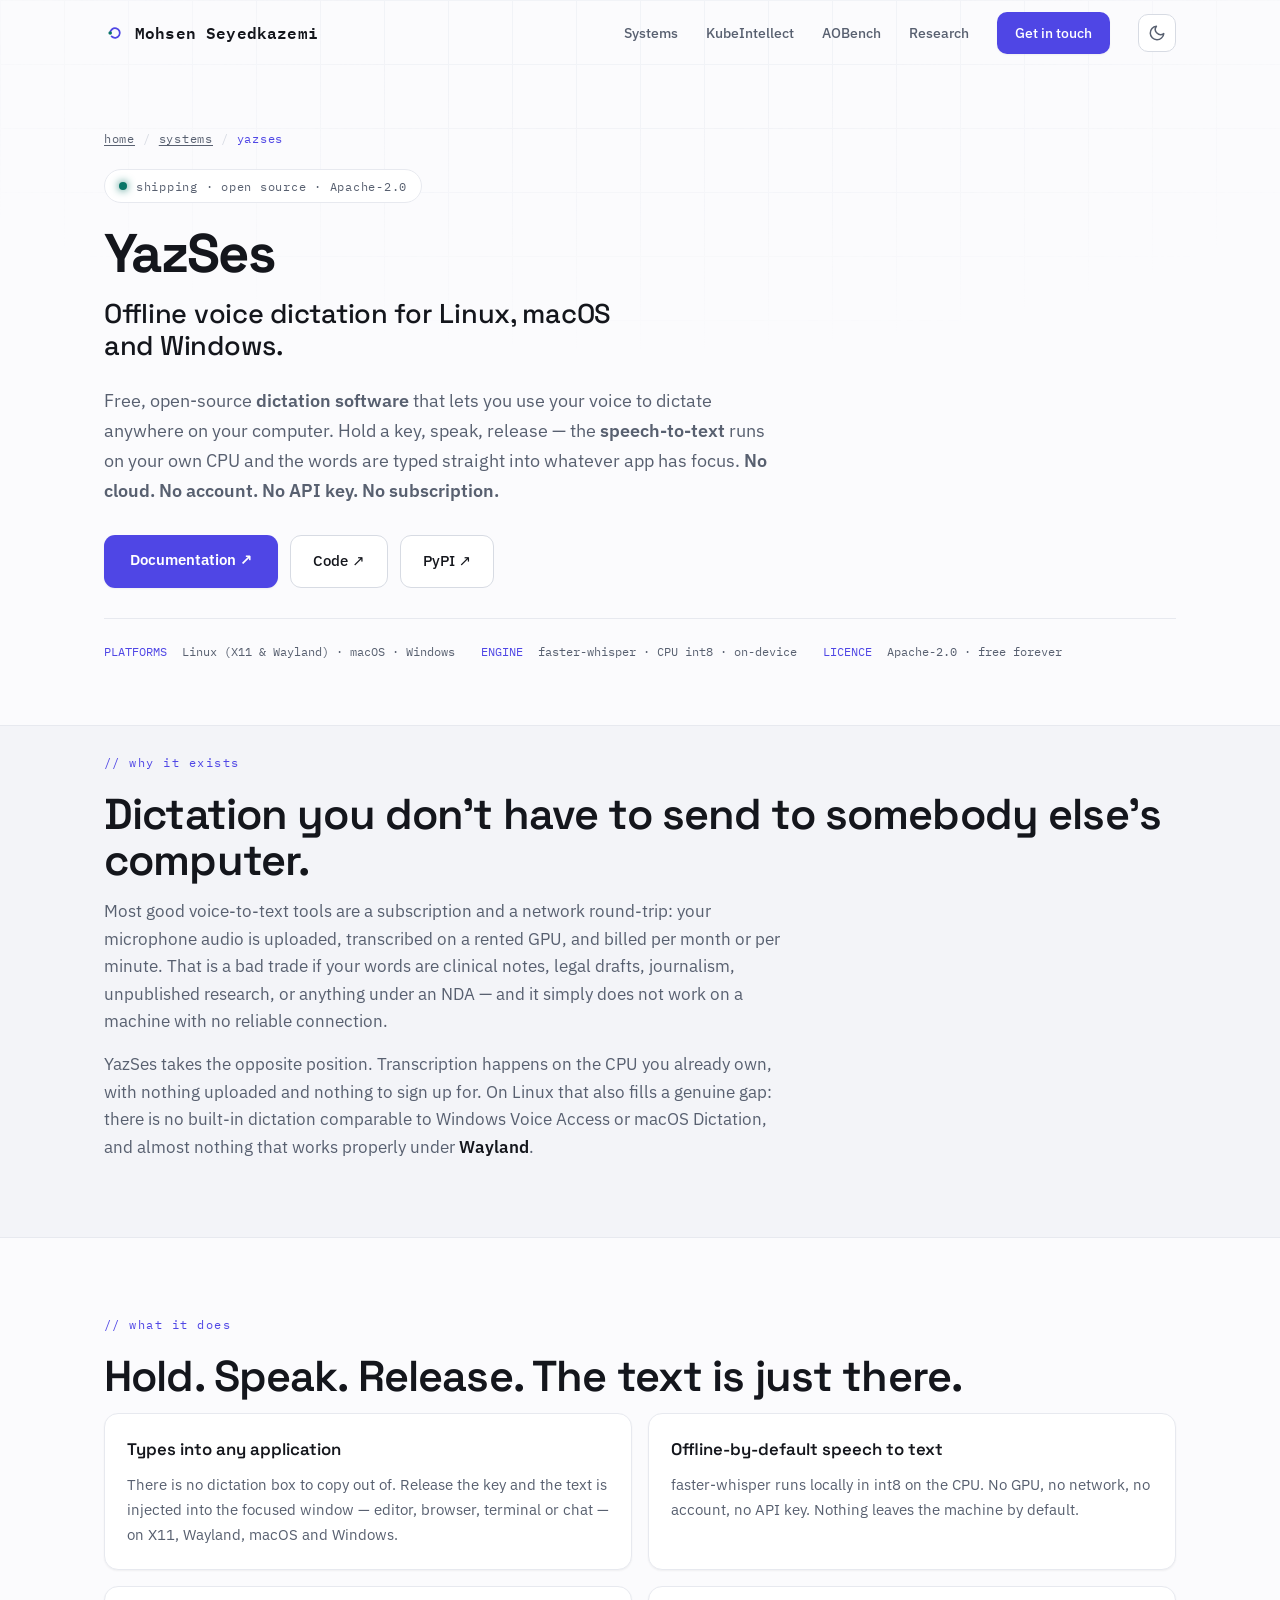
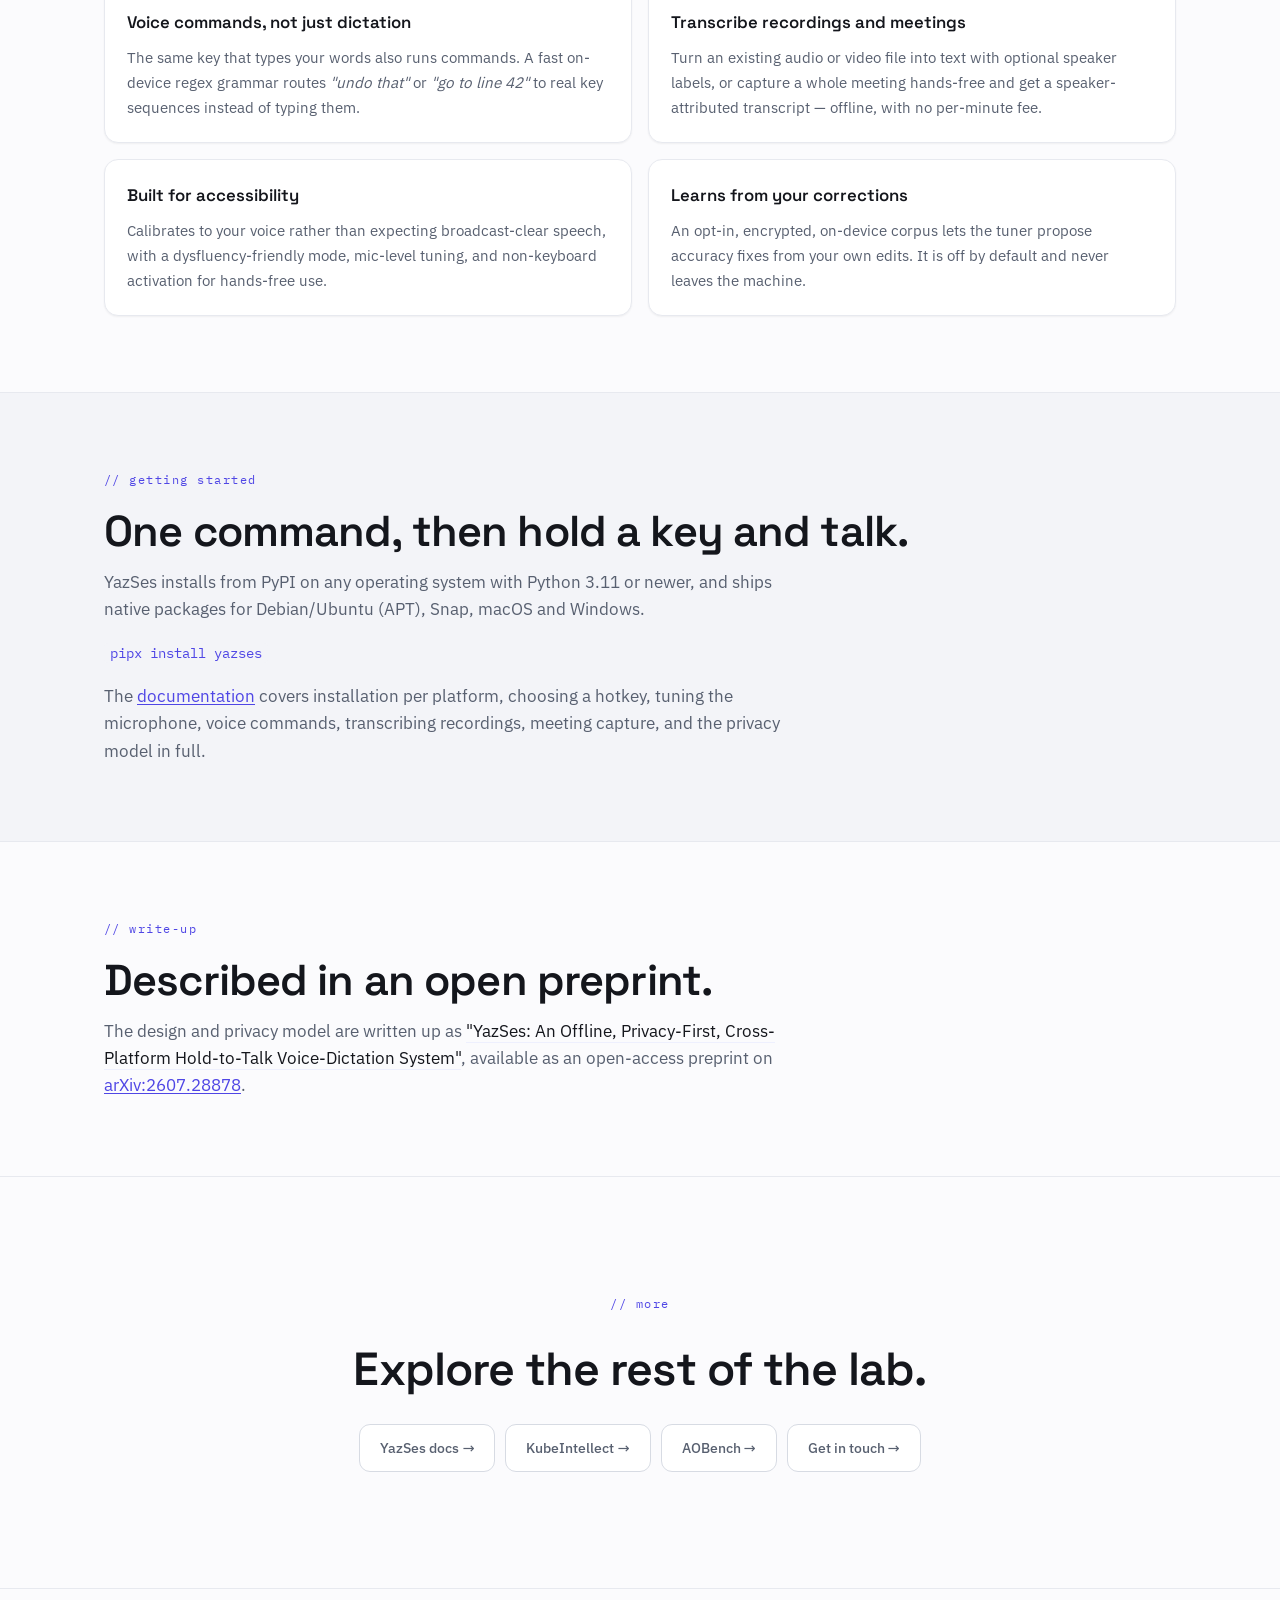
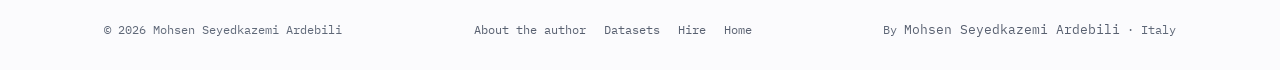
<file: projects/yazses/index.html>
<!DOCTYPE html>
<html lang="en">
<head>
  <meta charset="UTF-8" />
  <meta name="viewport" content="width=device-width, initial-scale=1.0" />
  <script>try{if(localStorage.getItem('theme')==='dark')document.documentElement.setAttribute('data-theme','dark');}catch(e){}</script>
  <title>YazSes — offline voice dictation for Linux, macOS &amp; Windows</title>
  <meta name="description" content="YazSes is free, open-source voice dictation for Linux, macOS and Windows. Speech-to-text runs on your own machine — no cloud, no account, no subscription." />
  <meta name="author" content="Mohsen Seyedkazemi Ardebili" />
  <meta name="keywords" content="voice dictation, voice to text, speech to text, dictation software, voice typing, offline dictation, local speech recognition, Linux dictation, Wayland voice typing, macOS dictation, Windows dictation, faster-whisper, Whisper, privacy, open source, YazSes, Mohsen Seyedkazemi Ardebili" />
  <link rel="canonical" href="https://mskazemi.com/projects/yazses/" />
  <link rel="alternate" type="text/markdown" href="https://mskazemi.com/projects/yazses/index.md" />
  <meta name="robots" content="index, follow, max-image-preview:large, max-snippet:-1" />
  <meta name="theme-color" content="#0A0E14" />

  <meta property="og:title" content="YazSes — offline voice dictation for Linux, macOS &amp; Windows" />
  <meta property="og:description" content="Hold a key, speak, release — your words are typed into any app. Speech to text runs on-device with faster-whisper: no cloud, no account, no subscription." />
  <meta property="og:type" content="website" />
  <meta property="og:url" content="https://mskazemi.com/projects/yazses/" />
  <meta property="og:site_name" content="Mohsen Seyedkazemi Ardebili" />
  <meta property="og:locale" content="en_US" />
  <meta property="og:image" content="https://mskazemi.com/assets/mohsen-portrait.jpg" />
  <meta name="twitter:card" content="summary" />
  <meta name="twitter:image" content="https://mskazemi.com/assets/mohsen-portrait.jpg" />

  <link rel="icon" href="data:image/svg+xml,%3Csvg xmlns='http://www.w3.org/2000/svg' viewBox='0 0 32 32'%3E%3Crect width='32' height='32' rx='7' fill='%230A0E14'/%3E%3Cpath d='M9 16a7 7 0 1 1 2.05 4.95' fill='none' stroke='%23F2A93B' stroke-width='2.4' stroke-linecap='round'/%3E%3Ccircle cx='9' cy='16' r='2.4' fill='%233FD79A'/%3E%3C/svg%3E" />

  <link rel="preload" href="/assets/fonts/space-grotesk-600-latin.woff2" as="font" type="font/woff2" crossorigin />
  <link rel="preload" href="/assets/fonts/ibm-plex-sans-400-latin.woff2" as="font" type="font/woff2" crossorigin />
  <link rel="stylesheet" href="/assets/fonts/fonts.css" />
  <link rel="stylesheet" href="../../style.css" />
  <link rel="stylesheet" href="../../project.css" />

  <script type="application/ld+json">
  {
    "@context": "https://schema.org",
    "@type": "SoftwareApplication",
    "name": "YazSes",
    "alternateName": "YazSes offline voice dictation",
    "applicationCategory": "UtilitiesApplication",
    "applicationSubCategory": "Speech recognition / dictation software",
    "operatingSystem": "Linux, macOS, Windows",
    "description": "Free, open-source voice dictation that runs offline by default. Hold a key, speak, release — speech is transcribed on-device with faster-whisper and typed into whatever application has focus. No cloud, no account, no API key, no subscription.",
    "url": "https://mskazemi.com/projects/yazses/",
    "softwareHelp": "https://mskazemi.com/yazses/",
    "codeRepository": "https://github.com/MSKazemi/yazses",
    "downloadUrl": "https://pypi.org/project/yazses/",
    "programmingLanguage": "Python",
    "license": "https://www.apache.org/licenses/LICENSE-2.0",
    "isAccessibleForFree": true,
    "offers": {
      "@type": "Offer",
      "price": "0",
      "priceCurrency": "USD"
    },
    "featureList": [
      "Hold-to-talk voice dictation into any focused application",
      "On-device speech to text, offline by default (faster-whisper, CPU int8)",
      "Works on Linux X11 and Wayland, macOS and Windows",
      "Voice commands and macros as well as plain dictation",
      "Transcribe existing audio and video recordings with speaker labels",
      "Whole-meeting capture with speaker-attributed transcript and notes",
      "Accessibility features for RSI, motor impairment and dysfluent speech"
    ],
    "author": {
      "@type": "Person",
      "@id": "https://mskazemi.com/#person",
      "name": "Mohsen Seyedkazemi Ardebili",
      "url": "https://mskazemi.com/about/"
    }
  }
  </script>

  <script type="application/ld+json">
  {
    "@context": "https://schema.org",
    "@type": "FAQPage",
    "mainEntity": [
      {
        "@type": "Question",
        "name": "How can I use my voice to dictate text on my computer?",
        "acceptedAnswer": {
          "@type": "Answer",
          "text": "Install YazSes, then hold the configured hotkey, speak, and release. The audio is transcribed on your own machine and the resulting text is typed into whatever application currently has focus — an editor, a browser field, a terminal or a chat window. There is no separate dictation window to copy out of."
        }
      },
      {
        "@type": "Question",
        "name": "Is there voice dictation software for Linux?",
        "acceptedAnswer": {
          "@type": "Answer",
          "text": "Linux has no built-in dictation comparable to Windows Voice Access or macOS Dictation. YazSes fills that gap with hold-to-talk voice typing that works on both X11 and Wayland and types into any focused application."
        }
      },
      {
        "@type": "Question",
        "name": "Does YazSes send my voice to the cloud?",
        "acceptedAnswer": {
          "@type": "Answer",
          "text": "No. Speech is transcribed on-device using faster-whisper running on your CPU. By default no audio and no text leaves the machine, and no account, API key or network connection is required."
        }
      },
      {
        "@type": "Question",
        "name": "Is YazSes free?",
        "acceptedAnswer": {
          "@type": "Answer",
          "text": "Yes. YazSes is free and open source under the Apache-2.0 licence, with no subscription and no per-minute transcription charge."
        }
      }
    ]
  }
  </script>
</head>
<body>

  <a href="#main" class="skip-link">Skip to content</a>

  <header id="nav">
    <div class="nav-inner">
      <a href="../../" class="nav-logo">
        <svg class="logo-mark" width="22" height="22" viewBox="0 0 32 32" aria-hidden="true">
          <path d="M9 16a7 7 0 1 1 2.05 4.95" fill="none" stroke="var(--amber)" stroke-width="2.6" stroke-linecap="round"/>
          <circle cx="9" cy="16" r="2.6" fill="var(--mint)"/>
        </svg>
        <span>Mohsen Seyedkazemi</span>
      </a>
      <button class="nav-toggle" id="navToggle" aria-label="Toggle menu" aria-expanded="false" aria-controls="navLinks">
        <span></span><span></span><span></span>
      </button>
      <nav class="nav-links" id="navLinks" aria-label="Primary">
        <a href="../../#systems">Systems</a>
        <a href="../kubeintellect/">KubeIntellect</a>
        <a href="../aobench/">AOBench</a>
        <a href="../../#research">Research</a>
        <a href="../../#contact" class="nav-cta">Get in touch</a>
        <button class="theme-toggle" id="themeToggle" type="button" aria-label="Toggle light or dark theme" title="Toggle theme" aria-pressed="false">
          <svg class="ic-moon" viewBox="0 0 24 24" fill="none" stroke="currentColor" stroke-width="2" stroke-linecap="round" stroke-linejoin="round" aria-hidden="true"><path d="M21 12.79A9 9 0 1 1 11.21 3 7 7 0 0 0 21 12.79z"/></svg>
          <svg class="ic-sun" viewBox="0 0 24 24" fill="none" stroke="currentColor" stroke-width="2" stroke-linecap="round" stroke-linejoin="round" aria-hidden="true"><circle cx="12" cy="12" r="4"/><path d="M12 2v2M12 20v2M4.93 4.93l1.41 1.41M17.66 17.66l1.41 1.41M2 12h2M20 12h2M6.34 17.66l-1.41 1.41M19.07 4.93l-1.41 1.41"/></svg>
        </button>
      </nav>
    </div>
  </header>

  <main id="main">

  <!-- HERO -->
  <section class="proj-hero">
    <div class="container">
      <p class="breadcrumb">
        <a href="../../">home</a><span class="sep">/</span>
        <a href="../../#systems">systems</a><span class="sep">/</span>
        <span class="cur">yazses</span>
      </p>
      <p class="proj-eyebrow"><span class="dot-mint" aria-hidden="true"></span>shipping · open source · Apache-2.0</p>
      <h1>YazSes</h1>
      <p class="proj-tagline">Offline voice dictation for Linux, macOS and Windows.</p>
      <p class="proj-lede">
        Free, open-source <strong>dictation software</strong> that lets you use your voice to dictate
        anywhere on your computer. Hold a key, speak, release — the <strong>speech-to-text</strong>
        runs on your own CPU and the words are typed straight into whatever app has focus.
        <strong>No cloud. No account. No API key. No subscription.</strong>
      </p>
      <div class="proj-links">
        <a href="https://mskazemi.com/yazses/" class="btn-primary">Documentation ↗</a>
        <a href="https://github.com/MSKazemi/yazses" target="_blank" rel="noopener" class="btn-ghost">Code ↗</a>
        <a href="https://pypi.org/project/yazses/" target="_blank" rel="noopener" class="btn-ghost">PyPI ↗</a>
      </div>
      <ul class="status-strip" aria-label="Quick facts">
        <li><span class="k">PLATFORMS</span> Linux (X11 &amp; Wayland) · macOS · Windows</li>
        <li><span class="k">ENGINE</span> faster-whisper · CPU int8 · on-device</li>
        <li><span class="k">LICENCE</span> Apache-2.0 · free forever</li>
      </ul>
    </div>
  </section>

  <!-- WHY -->
  <section class="proj-section panel-section alt">
    <div class="container">
      <p class="section-eyebrow">// why it exists</p>
      <h2 class="section-title">Dictation you don't have to send to somebody else's computer.</h2>
      <div class="prose">
        <p>
          Most good voice-to-text tools are a subscription and a network round-trip: your microphone
          audio is uploaded, transcribed on a rented GPU, and billed per month or per minute. That is a
          bad trade if your words are clinical notes, legal drafts, journalism, unpublished research, or
          anything under an NDA — and it simply does not work on a machine with no reliable connection.
        </p>
        <p>
          YazSes takes the opposite position. Transcription happens on the CPU you already own, with
          nothing uploaded and nothing to sign up for. On Linux that also fills a genuine gap: there is
          no built-in dictation comparable to Windows Voice Access or macOS Dictation, and almost
          nothing that works properly under <strong>Wayland</strong>.
        </p>
      </div>
    </div>
  </section>

  <!-- WHAT IT DOES -->
  <section class="proj-section panel-section">
    <div class="container">
      <p class="section-eyebrow">// what it does</p>
      <h2 class="section-title">Hold. Speak. Release. The text is just there.</h2>
      <div class="arch-grid">
        <div class="arch-item">
          <h3>Types into any application</h3>
          <p>There is no dictation box to copy out of. Release the key and the text is injected into the focused window — editor, browser, terminal or chat — on X11, Wayland, macOS and Windows.</p>
        </div>
        <div class="arch-item">
          <h3>Offline-by-default speech to text</h3>
          <p>faster-whisper runs locally in int8 on the CPU. No GPU, no network, no account, no API key. Nothing leaves the machine by default.</p>
        </div>
        <div class="arch-item">
          <h3>Voice commands, not just dictation</h3>
          <p>The same key that types your words also runs commands. A fast on-device regex grammar routes <em>"undo that"</em> or <em>"go to line 42"</em> to real key sequences instead of typing them.</p>
        </div>
        <div class="arch-item">
          <h3>Transcribe recordings and meetings</h3>
          <p>Turn an existing audio or video file into text with optional speaker labels, or capture a whole meeting hands-free and get a speaker-attributed transcript — offline, with no per-minute fee.</p>
        </div>
        <div class="arch-item">
          <h3>Built for accessibility</h3>
          <p>Calibrates to your voice rather than expecting broadcast-clear speech, with a dysfluency-friendly mode, mic-level tuning, and non-keyboard activation for hands-free use.</p>
        </div>
        <div class="arch-item">
          <h3>Learns from your corrections</h3>
          <p>An opt-in, encrypted, on-device corpus lets the tuner propose accuracy fixes from your own edits. It is off by default and never leaves the machine.</p>
        </div>
      </div>
    </div>
  </section>

  <!-- INSTALL -->
  <section class="proj-section panel-section alt">
    <div class="container">
      <p class="section-eyebrow">// getting started</p>
      <h2 class="section-title">One command, then hold a key and talk.</h2>
      <div class="prose">
        <p>
          YazSes installs from PyPI on any operating system with Python 3.11 or newer, and ships
          native packages for Debian/Ubuntu (APT), Snap, macOS and Windows.
        </p>
        <p>
          <code>pipx install yazses</code>
        </p>
        <p>
          The <a href="https://mskazemi.com/yazses/">documentation</a> covers installation per platform,
          choosing a hotkey, tuning the microphone, voice commands, transcribing recordings, meeting
          capture, and the privacy model in full.
        </p>
      </div>
    </div>
  </section>

  <!-- RESEARCH -->
  <section class="proj-section panel-section">
    <div class="container">
      <p class="section-eyebrow">// write-up</p>
      <h2 class="section-title">Described in an open preprint.</h2>
      <div class="prose">
        <p>
          The design and privacy model are written up as
          <em>"YazSes: An Offline, Privacy-First, Cross-Platform Hold-to-Talk Voice-Dictation
          System"</em>, available as an open-access preprint on
          <a href="https://arxiv.org/abs/2607.28878" target="_blank" rel="noopener">arXiv:2607.28878</a>.
        </p>
      </div>
    </div>
  </section>

  <!-- CTA -->
  <section class="contact">
    <div class="container">
      <p class="section-eyebrow">// more</p>
      <h2 class="contact-h">Explore the rest of the lab.</h2>
      <div class="contact-links">
        <a href="https://mskazemi.com/yazses/" class="clink">YazSes docs →</a>
        <a href="../kubeintellect/" class="clink">KubeIntellect →</a>
        <a href="../aobench/" class="clink">AOBench →</a>
        <a href="../../#contact" class="clink">Get in touch →</a>
      </div>
    </div>
  </section>

  </main>

  <footer>
    <div class="container footer-inner">
      <span>© <span id="year"></span> Mohsen Seyedkazemi Ardebili</span>
      <nav class="footer-nav" aria-label="Site pages">
        <a href="../../about/">About the author</a>
        <a href="../../datasets/">Datasets</a>
        <a href="../../hire/">Hire</a>
        <a href="../../">Home</a>
      </nav>
      <span class="foot-meta">By <a href="../../about/" class="back-link">Mohsen Seyedkazemi Ardebili</a> · Italy</span>
    </div>
  </footer>

  <script src="../../script.js"></script>
</body>
</html>
</file>
<file: assets/fonts/fonts.css>
/* Self-hosted web fonts — generated by tools/selfhost_fonts.py.
   Do not edit by hand; re-run the script instead.
   Replaces a render-blocking third-party request to Google Fonts
   (also a GDPR exposure: it leaked visitor IPs to Google). */

@font-face {
  font-family: 'IBM Plex Mono';
  font-style: normal;
  font-weight: 400;
  font-display: swap;
  src: url('/assets/fonts/ibm-plex-mono-400-latin-ext.woff2') format('woff2');
  unicode-range: U+0100-02BA, U+02BD-02C5, U+02C7-02CC, U+02CE-02D7, U+02DD-02FF, U+0304, U+0308, U+0329, U+1D00-1DBF, U+1E00-1E9F, U+1EF2-1EFF, U+2020, U+20A0-20AB, U+20AD-20C0, U+2113, U+2C60-2C7F, U+A720-A7FF;
}
@font-face {
  font-family: 'IBM Plex Mono';
  font-style: normal;
  font-weight: 400;
  font-display: swap;
  src: url('/assets/fonts/ibm-plex-mono-400-latin.woff2') format('woff2');
  unicode-range: U+0000-00FF, U+0131, U+0152-0153, U+02BB-02BC, U+02C6, U+02DA, U+02DC, U+0304, U+0308, U+0329, U+2000-206F, U+20AC, U+2122, U+2191, U+2193, U+2212, U+2215, U+FEFF, U+FFFD;
}
@font-face {
  font-family: 'IBM Plex Mono';
  font-style: normal;
  font-weight: 500;
  font-display: swap;
  src: url('/assets/fonts/ibm-plex-mono-500-latin-ext.woff2') format('woff2');
  unicode-range: U+0100-02BA, U+02BD-02C5, U+02C7-02CC, U+02CE-02D7, U+02DD-02FF, U+0304, U+0308, U+0329, U+1D00-1DBF, U+1E00-1E9F, U+1EF2-1EFF, U+2020, U+20A0-20AB, U+20AD-20C0, U+2113, U+2C60-2C7F, U+A720-A7FF;
}
@font-face {
  font-family: 'IBM Plex Mono';
  font-style: normal;
  font-weight: 500;
  font-display: swap;
  src: url('/assets/fonts/ibm-plex-mono-500-latin.woff2') format('woff2');
  unicode-range: U+0000-00FF, U+0131, U+0152-0153, U+02BB-02BC, U+02C6, U+02DA, U+02DC, U+0304, U+0308, U+0329, U+2000-206F, U+20AC, U+2122, U+2191, U+2193, U+2212, U+2215, U+FEFF, U+FFFD;
}
@font-face {
  font-family: 'IBM Plex Mono';
  font-style: normal;
  font-weight: 600;
  font-display: swap;
  src: url('/assets/fonts/ibm-plex-mono-600-latin-ext.woff2') format('woff2');
  unicode-range: U+0100-02BA, U+02BD-02C5, U+02C7-02CC, U+02CE-02D7, U+02DD-02FF, U+0304, U+0308, U+0329, U+1D00-1DBF, U+1E00-1E9F, U+1EF2-1EFF, U+2020, U+20A0-20AB, U+20AD-20C0, U+2113, U+2C60-2C7F, U+A720-A7FF;
}
@font-face {
  font-family: 'IBM Plex Mono';
  font-style: normal;
  font-weight: 600;
  font-display: swap;
  src: url('/assets/fonts/ibm-plex-mono-600-latin.woff2') format('woff2');
  unicode-range: U+0000-00FF, U+0131, U+0152-0153, U+02BB-02BC, U+02C6, U+02DA, U+02DC, U+0304, U+0308, U+0329, U+2000-206F, U+20AC, U+2122, U+2191, U+2193, U+2212, U+2215, U+FEFF, U+FFFD;
}
@font-face {
  font-family: 'IBM Plex Sans';
  font-style: normal;
  font-weight: 400;
  font-display: swap;
  src: url('/assets/fonts/ibm-plex-sans-400-latin-ext.woff2') format('woff2');
  unicode-range: U+0100-02BA, U+02BD-02C5, U+02C7-02CC, U+02CE-02D7, U+02DD-02FF, U+0304, U+0308, U+0329, U+1D00-1DBF, U+1E00-1E9F, U+1EF2-1EFF, U+2020, U+20A0-20AB, U+20AD-20C0, U+2113, U+2C60-2C7F, U+A720-A7FF;
}
@font-face {
  font-family: 'IBM Plex Sans';
  font-style: normal;
  font-weight: 400;
  font-display: swap;
  src: url('/assets/fonts/ibm-plex-sans-400-latin.woff2') format('woff2');
  unicode-range: U+0000-00FF, U+0131, U+0152-0153, U+02BB-02BC, U+02C6, U+02DA, U+02DC, U+0304, U+0308, U+0329, U+2000-206F, U+20AC, U+2122, U+2191, U+2193, U+2212, U+2215, U+FEFF, U+FFFD;
}
@font-face {
  font-family: 'IBM Plex Sans';
  font-style: normal;
  font-weight: 500;
  font-display: swap;
  src: url('/assets/fonts/ibm-plex-sans-500-latin-ext.woff2') format('woff2');
  unicode-range: U+0100-02BA, U+02BD-02C5, U+02C7-02CC, U+02CE-02D7, U+02DD-02FF, U+0304, U+0308, U+0329, U+1D00-1DBF, U+1E00-1E9F, U+1EF2-1EFF, U+2020, U+20A0-20AB, U+20AD-20C0, U+2113, U+2C60-2C7F, U+A720-A7FF;
}
@font-face {
  font-family: 'IBM Plex Sans';
  font-style: normal;
  font-weight: 500;
  font-display: swap;
  src: url('/assets/fonts/ibm-plex-sans-500-latin.woff2') format('woff2');
  unicode-range: U+0000-00FF, U+0131, U+0152-0153, U+02BB-02BC, U+02C6, U+02DA, U+02DC, U+0304, U+0308, U+0329, U+2000-206F, U+20AC, U+2122, U+2191, U+2193, U+2212, U+2215, U+FEFF, U+FFFD;
}
@font-face {
  font-family: 'IBM Plex Sans';
  font-style: normal;
  font-weight: 600;
  font-display: swap;
  src: url('/assets/fonts/ibm-plex-sans-600-latin-ext.woff2') format('woff2');
  unicode-range: U+0100-02BA, U+02BD-02C5, U+02C7-02CC, U+02CE-02D7, U+02DD-02FF, U+0304, U+0308, U+0329, U+1D00-1DBF, U+1E00-1E9F, U+1EF2-1EFF, U+2020, U+20A0-20AB, U+20AD-20C0, U+2113, U+2C60-2C7F, U+A720-A7FF;
}
@font-face {
  font-family: 'IBM Plex Sans';
  font-style: normal;
  font-weight: 600;
  font-display: swap;
  src: url('/assets/fonts/ibm-plex-sans-600-latin.woff2') format('woff2');
  unicode-range: U+0000-00FF, U+0131, U+0152-0153, U+02BB-02BC, U+02C6, U+02DA, U+02DC, U+0304, U+0308, U+0329, U+2000-206F, U+20AC, U+2122, U+2191, U+2193, U+2212, U+2215, U+FEFF, U+FFFD;
}
@font-face {
  font-family: 'Space Grotesk';
  font-style: normal;
  font-weight: 500;
  font-display: swap;
  src: url('/assets/fonts/space-grotesk-500-latin-ext.woff2') format('woff2');
  unicode-range: U+0100-02BA, U+02BD-02C5, U+02C7-02CC, U+02CE-02D7, U+02DD-02FF, U+0304, U+0308, U+0329, U+1D00-1DBF, U+1E00-1E9F, U+1EF2-1EFF, U+2020, U+20A0-20AB, U+20AD-20C0, U+2113, U+2C60-2C7F, U+A720-A7FF;
}
@font-face {
  font-family: 'Space Grotesk';
  font-style: normal;
  font-weight: 500;
  font-display: swap;
  src: url('/assets/fonts/space-grotesk-500-latin.woff2') format('woff2');
  unicode-range: U+0000-00FF, U+0131, U+0152-0153, U+02BB-02BC, U+02C6, U+02DA, U+02DC, U+0304, U+0308, U+0329, U+2000-206F, U+20AC, U+2122, U+2191, U+2193, U+2212, U+2215, U+FEFF, U+FFFD;
}
@font-face {
  font-family: 'Space Grotesk';
  font-style: normal;
  font-weight: 600;
  font-display: swap;
  src: url('/assets/fonts/space-grotesk-600-latin-ext.woff2') format('woff2');
  unicode-range: U+0100-02BA, U+02BD-02C5, U+02C7-02CC, U+02CE-02D7, U+02DD-02FF, U+0304, U+0308, U+0329, U+1D00-1DBF, U+1E00-1E9F, U+1EF2-1EFF, U+2020, U+20A0-20AB, U+20AD-20C0, U+2113, U+2C60-2C7F, U+A720-A7FF;
}
@font-face {
  font-family: 'Space Grotesk';
  font-style: normal;
  font-weight: 600;
  font-display: swap;
  src: url('/assets/fonts/space-grotesk-600-latin.woff2') format('woff2');
  unicode-range: U+0000-00FF, U+0131, U+0152-0153, U+02BB-02BC, U+02C6, U+02DA, U+02DC, U+0304, U+0308, U+0329, U+2000-206F, U+20AC, U+2122, U+2191, U+2193, U+2212, U+2215, U+FEFF, U+FFFD;
}
@font-face {
  font-family: 'Space Grotesk';
  font-style: normal;
  font-weight: 700;
  font-display: swap;
  src: url('/assets/fonts/space-grotesk-700-latin-ext.woff2') format('woff2');
  unicode-range: U+0100-02BA, U+02BD-02C5, U+02C7-02CC, U+02CE-02D7, U+02DD-02FF, U+0304, U+0308, U+0329, U+1D00-1DBF, U+1E00-1E9F, U+1EF2-1EFF, U+2020, U+20A0-20AB, U+20AD-20C0, U+2113, U+2C60-2C7F, U+A720-A7FF;
}
@font-face {
  font-family: 'Space Grotesk';
  font-style: normal;
  font-weight: 700;
  font-display: swap;
  src: url('/assets/fonts/space-grotesk-700-latin.woff2') format('woff2');
  unicode-range: U+0000-00FF, U+0131, U+0152-0153, U+02BB-02BC, U+02C6, U+02DA, U+02DC, U+0304, U+0308, U+0329, U+2000-206F, U+20AC, U+2122, U+2191, U+2193, U+2212, U+2215, U+FEFF, U+FFFD;
}
</file>
<file: style.css>
/* =========================================================================
   Mohsen Seyedkazemi Ardebili — "Clean Signal"
   Modern, bright, minimal. Off-white canvas · indigo accent · teal for "live".
   Light by default; [data-theme="dark"] provides a refined dark variant.
   Type: Space Grotesk (display) · IBM Plex Sans (body) · IBM Plex Mono (data)
   ========================================================================= */

*, *::before, *::after { box-sizing: border-box; margin: 0; padding: 0; }

:root {
  color-scheme: light;

  --ink:      #FBFBFD;   /* page canvas (kept name for compatibility) */
  --panel:    #FFFFFF;   /* raised surfaces / cards */
  --panel-2:  #F3F4F8;   /* inset / subtle fills */
  --line:     #E7E9EF;   /* hairlines */
  --line-2:   #D7DBE3;
  --text:     #14161C;   /* near-black ink */
  --muted:    #586070;
  --muted-2:  #5F6878;   /* >= 4.8:1 on every light surface (WCAG 2 AA text) */

  --amber:    #4F46E5;   /* PRIMARY ACCENT — indigo (name kept for compat) */
  --amber-2:  #4338CA;   /* darker accent for hover */
  --amber-dim:#EEF0FE;   /* accent tint background */
  --mint:     #0A7567;   /* secondary — teal, used for "live"/metrics; >= 4.8:1 as text on the tint */
  --mint-dim: #E4F6F2;   /* teal tint */
  --red:      #E5484D;

  --on-accent:#FFFFFF;               /* text on the accent */
  --nav-bg:   rgba(255,255,255,0.80);
  --overlay-bg:rgba(255,255,255,0.98);
  --grid:     #ECEEF3;               /* ambient grid line */

  --shadow-sm:0 1px 2px rgba(20,22,28,.05);
  --shadow:   0 18px 44px -22px rgba(24,26,38,.28);
  --accent-glow: rgba(79,70,229,.30);

  --term-bg:  #0E1017;   /* terminal stays dark in both themes (a focal accent) */
  --term-text:#E7EAF0;
  --term-line:#23262F;

  --display: 'Space Grotesk', system-ui, sans-serif;
  --body:    'IBM Plex Sans', system-ui, sans-serif;
  --mono:    'IBM Plex Mono', ui-monospace, monospace;

  --max: 1120px;
  --r:   14px;
}

[data-theme="dark"] {
  color-scheme: dark;

  --ink:      #0E1016;
  --panel:    #171A22;
  --panel-2:  #1E222C;
  --line:     #262B36;
  --line-2:   #333A48;
  --text:     #EAECF2;
  --muted:    #9AA3B2;
  --muted-2:  #8A93A3;   /* >= 4.5:1 on every dark surface */

  --amber:    #8B93F8;
  --amber-2:  #A5ABFA;
  --amber-dim:#20233A;
  --mint:     #3FD79A;
  --mint-dim: #14302A;
  --red:      #F2685B;

  --on-accent:#0E1016;
  --nav-bg:   rgba(14,16,22,0.82);
  --overlay-bg:rgba(14,16,22,0.98);
  --grid:     #1B1F29;

  --shadow-sm:0 1px 2px rgba(0,0,0,.3);
  --shadow:   0 26px 54px -26px rgba(0,0,0,.72);
  --accent-glow: rgba(139,147,248,.40);

  --term-bg:  #0A0C11;
}

html { scroll-behavior: smooth; }

body {
  background: var(--ink);
  color: var(--text);
  font-family: var(--body);
  font-size: 16px;
  line-height: 1.65;
  -webkit-font-smoothing: antialiased;
  text-rendering: optimizeLegibility;
  overflow-x: hidden;
  transition: background .3s ease, color .3s ease;
}

/* faint ambient grid — very low intensity, fades from the top */
body::before {
  content: '';
  position: fixed;
  inset: 0;
  background-image:
    linear-gradient(var(--grid) 1px, transparent 1px),
    linear-gradient(90deg, var(--grid) 1px, transparent 1px);
  background-size: 64px 64px;
  opacity: 0.6;
  mask-image: radial-gradient(ellipse 90% 55% at 50% 0%, #000 25%, transparent 72%);
  -webkit-mask-image: radial-gradient(ellipse 90% 55% at 50% 0%, #000 25%, transparent 72%);
  pointer-events: none;
  z-index: 0;
}

a { color: var(--amber); text-decoration: none; transition: color .18s; }
a:hover { color: var(--amber-2); }

::selection { background: rgba(79,70,229,.20); color: var(--text); }

:focus-visible {
  outline: 2px solid var(--amber);
  outline-offset: 3px;
  border-radius: 4px;
}

.skip-link {
  position: absolute; left: -999px; top: 0; z-index: 200;
  background: var(--amber); color: var(--on-accent); padding: 10px 16px;
  font-family: var(--mono); font-weight: 600; border-radius: 0 0 var(--r) 0;
}
.skip-link:focus { left: 0; }

/* ---------- layout ---------- */
.container { max-width: var(--max); margin: 0 auto; padding: 0 24px; position: relative; z-index: 1; }
.panel-section { padding: 108px 0; position: relative; z-index: 1; }
.panel-section.alt { background: var(--panel-2); border-block: 1px solid var(--line); }

.section-eyebrow {
  font-family: var(--mono);
  font-size: .78rem;
  letter-spacing: .12em;
  color: var(--amber);
  margin-bottom: 18px;
}
.section-eyebrow a { color: var(--mint); }

.section-title {
  font-family: var(--display);
  font-size: clamp(1.8rem, 3.6vw, 2.7rem);
  font-weight: 600;
  letter-spacing: -0.02em;
  line-height: 1.08;
  margin-bottom: 14px;
}
.section-lead { color: var(--muted); max-width: 60ch; margin-bottom: 44px; }
.section-title + .section-lead { margin-top: 6px; }

/* ---------- nav ---------- */
#nav {
  position: fixed; inset: 0 0 auto 0; z-index: 100;
  transition: background .3s, backdrop-filter .3s, border-color .3s;
  border-bottom: 1px solid transparent;
}
#nav.scrolled {
  background: var(--nav-bg);
  backdrop-filter: blur(16px) saturate(140%);
  -webkit-backdrop-filter: blur(16px) saturate(140%);
  border-bottom-color: var(--line);
}
.nav-inner {
  max-width: var(--max); margin: 0 auto; padding: 0 24px;
  height: 66px; display: flex; align-items: center; justify-content: space-between;
}
.nav-logo {
  display: inline-flex; align-items: center; gap: 9px;
  font-family: var(--mono); font-weight: 600; font-size: 1rem;
  color: var(--text); letter-spacing: .01em;
}
.nav-logo:hover { color: var(--text); }
.logo-mark { display: block; }

.nav-links { display: flex; align-items: center; gap: 28px; }
.nav-links > a { font-size: .9rem; color: var(--muted); font-weight: 500; }
.nav-links > a:hover { color: var(--text); }
.nav-cta {
  background: var(--amber); color: var(--on-accent) !important; font-weight: 600;
  padding: 9px 18px; border-radius: 10px; box-shadow: var(--shadow-sm);
  transition: background .18s, transform .18s, box-shadow .18s;
}
.nav-cta:hover { background: var(--amber-2); color: var(--on-accent) !important; transform: translateY(-1px); box-shadow: 0 10px 24px -12px var(--accent-glow); }

.nav-toggle { display: none; flex-direction: column; gap: 5px; background: none; border: none; cursor: pointer; padding: 6px; }
.nav-toggle span { display: block; width: 24px; height: 2px; background: var(--text); border-radius: 2px; transition: transform .3s, opacity .3s; }
.nav-toggle[aria-expanded="true"] span:nth-child(1) { transform: translateY(7px) rotate(45deg); }
.nav-toggle[aria-expanded="true"] span:nth-child(2) { opacity: 0; }
.nav-toggle[aria-expanded="true"] span:nth-child(3) { transform: translateY(-7px) rotate(-45deg); }

/* theme toggle */
.theme-toggle {
  display: inline-grid; place-items: center;
  width: 38px; height: 38px; border-radius: 10px;
  background: var(--panel); border: 1px solid var(--line-2); color: var(--muted);
  cursor: pointer; transition: color .18s, border-color .18s, background .18s;
}
.theme-toggle:hover { color: var(--amber); border-color: var(--amber); }
.theme-toggle svg { width: 18px; height: 18px; display: block; }
.theme-toggle .ic-sun { display: none; }
.theme-toggle .ic-moon { display: block; }
[data-theme="dark"] .theme-toggle .ic-sun { display: block; }
[data-theme="dark"] .theme-toggle .ic-moon { display: none; }

/* nav: Projects dropdown */
.nav-dd { position: relative; display: inline-flex; }
.nav-dd-btn {
  font-family: var(--body); font-size: .9rem; color: var(--muted); font-weight: 500;
  background: none; border: none; cursor: pointer; padding: 0;
  display: inline-flex; align-items: center; gap: 6px;
}
.nav-dd-btn:hover, .nav-dd.open .nav-dd-btn, .nav-dd:hover .nav-dd-btn { color: var(--text); }
.nav-dd-caret { transition: transform .2s; }
.nav-dd.open .nav-dd-caret, .nav-dd:hover .nav-dd-caret { transform: rotate(180deg); }
.nav-dd-menu {
  position: absolute; top: calc(100% + 14px); left: 50%;
  transform: translateX(-50%) translateY(-6px);
  min-width: 190px; padding: 6px;
  background: var(--overlay-bg); backdrop-filter: blur(16px);
  -webkit-backdrop-filter: blur(16px);
  border: 1px solid var(--line-2); border-radius: 12px;
  box-shadow: var(--shadow);
  display: flex; flex-direction: column; gap: 2px;
  opacity: 0; pointer-events: none; transition: opacity .18s, transform .18s;
}
/* invisible bridge across the gap so hover doesn't break when moving
   from the button down to the menu items */
.nav-dd-menu::before {
  content: ''; position: absolute; top: -18px; left: 0; right: 0; height: 20px;
}
.nav-dd:hover .nav-dd-menu, .nav-dd:focus-within .nav-dd-menu, .nav-dd.open .nav-dd-menu {
  opacity: 1; pointer-events: auto; transform: translateX(-50%) translateY(0);
}
.nav-dd-menu a {
  font-family: var(--body); font-size: .9rem; color: var(--muted);
  padding: 9px 13px; border-radius: 8px; white-space: nowrap;
}
.nav-dd-menu a:hover { color: var(--amber); background: var(--panel-2); }

/* ---------- hero ---------- */
.hero { padding: 156px 0 100px; position: relative; z-index: 1; }
.hero-grid {
  display: grid; grid-template-columns: 1.12fr .88fr; gap: 56px; align-items: center;
}
.eyebrow {
  display: inline-flex; align-items: center; gap: 9px;
  font-family: var(--mono); font-size: .8rem; letter-spacing: .06em;
  color: var(--muted); margin-bottom: 26px;
  border: 1px solid var(--line); border-radius: 100px; padding: 6px 14px;
  background: var(--panel); box-shadow: var(--shadow-sm);
}
.pulse-dot {
  width: 8px; height: 8px; border-radius: 50%; background: var(--mint);
  box-shadow: 0 0 0 0 var(--mint); animation: pulse 2.4s infinite;
}
@keyframes pulse {
  0% { box-shadow: 0 0 0 0 rgba(14,158,140,.5); }
  70% { box-shadow: 0 0 0 8px rgba(14,158,140,0); }
  100% { box-shadow: 0 0 0 0 rgba(14,158,140,0); }
}

.hero h1 {
  font-family: var(--display);
  font-size: clamp(2.3rem, 5vw, 4rem);
  font-weight: 700;
  line-height: 1.02;
  letter-spacing: -0.035em;
  margin-bottom: 18px;
}
/* The surname sits on its own line visually. This used to be a <br/>, but text
   extraction concatenates across <br/> with no separator, so the H1 read as
   "Mohsen SeyedkazemiArdebili" to anything using textContent — crawlers, LLM
   ingestion, screen readers. A block-level span breaks the line identically
   while keeping a real space in the text. */
.hero h1 .h1-wrap { display: block; }
.amber { color: var(--amber); }

/* FAQ — question-shaped headings, answer in the first sentence. The visible
   copy is the point: answer engines lift the text, not the JSON-LD. */
.faq-list {
  display: grid;
  gap: 26px;
  margin-top: 34px;
  max-width: 62rem;
}
.faq-item h3 {
  font-family: var(--display);
  font-size: 1.12rem;
  font-weight: 600;
  line-height: 1.35;
  margin-bottom: 8px;
}
.faq-item p {
  color: var(--muted);
  line-height: 1.7;
  margin: 0;
}
@media (min-width: 860px) {
  .faq-list { grid-template-columns: 1fr 1fr; gap: 30px 44px; }
  .faq-item:first-child { grid-column: 1 / -1; }
}
.hero-thesis {
  font-family: var(--display);
  font-size: clamp(1.3rem, 2.5vw, 1.95rem);
  font-weight: 500;
  line-height: 1.18;
  letter-spacing: -0.01em;
  color: var(--text);
  max-width: 22ch;
  margin-bottom: 22px;
}
.lede { font-size: clamp(1.02rem, 1.5vw, 1.2rem); color: var(--muted); max-width: 52ch; margin-bottom: 34px; }

.hero-ctas { display: flex; gap: 12px; flex-wrap: wrap; margin-bottom: 30px; }
.btn-primary {
  background: var(--amber); color: var(--on-accent); font-weight: 600; font-size: .92rem;
  padding: 13px 26px; border-radius: 11px; box-shadow: var(--shadow-sm);
  transition: transform .18s, box-shadow .18s, background .18s;
}
.btn-primary:hover { color: var(--on-accent); background: var(--amber-2); transform: translateY(-2px); box-shadow: 0 16px 34px -14px var(--accent-glow); }
.btn-ghost {
  border: 1px solid var(--line-2); color: var(--text); font-weight: 500; font-size: .92rem;
  padding: 13px 22px; border-radius: 11px; display: inline-flex; align-items: center; gap: 7px;
  background: var(--panel);
  transition: border-color .18s, transform .18s, color .18s, box-shadow .18s;
}
.btn-ghost:hover { border-color: var(--amber); color: var(--amber); transform: translateY(-2px); box-shadow: var(--shadow-sm); }
.btn-ghost.sm { padding: 8px 16px; font-size: .82rem; }

.status-strip {
  list-style: none; display: flex; flex-wrap: wrap; gap: 8px 26px;
  font-family: var(--mono); font-size: .78rem; color: var(--muted);
  border-top: 1px solid var(--line); padding-top: 22px;
}
.status-strip .k { color: var(--amber); margin-right: 8px; }

.hero-explore {
  display: flex; flex-wrap: wrap; align-items: center; gap: 8px 16px;
  margin-top: 16px; font-family: var(--mono); font-size: .8rem;
}
.hero-explore .he-label { color: var(--muted-2); text-transform: uppercase; letter-spacing: .1em; }
.hero-explore a { color: var(--text); border-bottom: 1px solid var(--line-2); padding-bottom: 1px; }
.hero-explore a:hover { color: var(--amber); border-color: var(--amber); }

/* control-loop signature panel */
.loop-panel {
  background: var(--panel); border: 1px solid var(--line); border-radius: 18px;
  overflow: hidden; box-shadow: var(--shadow);
}
.panel-bar {
  display: flex; align-items: center; gap: 10px;
  padding: 12px 16px; border-bottom: 1px solid var(--line);
  font-family: var(--mono); font-size: .76rem; color: var(--muted);
  background: var(--panel-2);
}
.panel-title { color: var(--text); }
.panel-state { margin-left: auto; color: var(--mint); }
.dot-mint { width: 8px; height: 8px; border-radius: 50%; background: var(--mint); box-shadow: 0 0 8px var(--mint); flex: none; }

.loop-stage { padding: 22px; display: grid; place-items: center;
  background: radial-gradient(ellipse 70% 70% at 50% 45%, var(--amber-dim), transparent 70%); }
.loop-svg { width: 100%; max-width: 344px; height: auto; }  /* matches the padded viewBox so the ring keeps its size */
.loop-ring { fill: none; stroke: var(--line-2); stroke-width: 1.5; stroke-dasharray: 4 6; }
.loop-node rect { fill: var(--panel); stroke: var(--line-2); stroke-width: 1.2; }
.loop-node text {
  fill: var(--text); font-family: var(--mono); font-size: 13px; font-weight: 600;
  text-anchor: middle; letter-spacing: .04em;
}
.loop-node.gate rect { stroke: var(--amber); fill: var(--amber-dim); }
.loop-node.gate text { fill: var(--amber); }
.loop-pulse { fill: var(--mint); filter: drop-shadow(0 0 6px var(--mint)); offset-path: circle(118px at 160px 160px); animation: orbit 6s linear infinite; }
@keyframes orbit { from { offset-distance: 0%; } to { offset-distance: 100%; } }

.loop-caption {
  font-family: var(--mono); font-size: .72rem; color: var(--muted-2);
  text-align: center; padding: 14px 16px 18px;
}

/* ---------- profile ---------- */
.profile-grid { display: grid; grid-template-columns: 280px 1fr; gap: 56px; align-items: start; }
.profile-photo { position: sticky; top: 92px; }
.profile-photo img {
  width: 100%; max-width: 280px; aspect-ratio: 1; object-fit: cover; object-position: top center;
  border-radius: 18px; border: 1px solid var(--line); box-shadow: var(--shadow);
}
.photo-tag {
  display: inline-flex; align-items: center; gap: 8px; margin-top: 14px;
  font-family: var(--mono); font-size: .74rem; color: var(--muted);
}
.profile-text h2 {
  font-family: var(--display); font-size: clamp(1.5rem, 2.8vw, 2.1rem); font-weight: 600;
  letter-spacing: -0.02em; line-height: 1.15; margin-bottom: 22px; max-width: 22ch;
}
.profile-text p { color: var(--muted); margin-bottom: 18px; font-size: 1.04rem; }
.profile-text p:last-child { margin-bottom: 0; }
.profile-text strong { color: var(--text); }
.profile-text em { color: var(--text); font-style: normal; box-shadow: inset 0 -0.5em 0 var(--amber-dim); }

/* ---------- systems / cards ---------- */
.systems-grid, .ships-grid { display: grid; grid-template-columns: 1fr 1fr; gap: 18px; }
.ships-grid { margin-top: 8px; }

.card {
  background: var(--panel); border: 1px solid var(--line); border-radius: 16px;
  padding: 26px; box-shadow: var(--shadow-sm);
  transition: border-color .2s, transform .2s, box-shadow .2s;
}
.card:hover { border-color: var(--line-2); transform: translateY(-4px); box-shadow: var(--shadow); }
.card-wide { grid-column: 1 / -1; background: linear-gradient(135deg, var(--panel), var(--amber-dim)); border-color: var(--line-2); }
.card-wide:hover { border-color: var(--amber); }

.card-bar { display: flex; align-items: center; gap: 12px; margin-bottom: 14px; flex-wrap: wrap; }
.card-name { font-family: var(--display); font-weight: 600; font-size: 1.2rem; color: var(--text); }
.card-name .aka { font-family: var(--mono); font-size: .82rem; color: var(--muted-2); font-weight: 400; }
a.card-name-link { color: var(--text); transition: color .18s; }
a.card-name-link:hover { color: var(--amber); }
.card-badge {
  font-family: var(--mono); font-size: .66rem; text-transform: uppercase; letter-spacing: .08em;
  color: var(--amber); background: var(--amber-dim); border: 1px solid var(--accent-border, var(--line-2));
  padding: 3px 9px; border-radius: 100px;
}
.card-badge.subtle { color: var(--muted); background: var(--panel-2); border-color: var(--line-2); }
.card-links { margin-left: auto; display: flex; gap: 16px; font-family: var(--mono); font-size: .9rem; }
.card-links a { color: var(--muted); font-weight: 500; }
.card-links a:hover { color: var(--amber); }

.card-desc { color: var(--muted); font-size: 1rem; line-height: 1.65; margin-bottom: 16px; }
.card-desc strong, .card-desc em { color: var(--text); font-style: normal; }
.card code, .pub code { font-family: var(--mono); font-size: .85em; color: var(--amber); background: var(--amber-dim); padding: 1px 6px; border-radius: 5px; }

.ticks { list-style: none; margin-bottom: 18px; }
.ticks li { position: relative; padding: 5px 0 5px 24px; font-size: .95rem; line-height: 1.55; color: var(--muted); }
.ticks li::before { content: '→'; position: absolute; left: 0; color: var(--amber); }

.tags { display: flex; flex-wrap: wrap; gap: 6px; }
.tags span {
  font-family: var(--mono); font-size: .76rem; color: var(--muted);
  background: var(--panel-2); border: 1px solid var(--line); padding: 4px 11px; border-radius: 6px;
}

/* readouts (telemetry-style metrics) */
.card-wide-body { display: grid; grid-template-columns: 1fr 320px; gap: 28px; }
.readout {
  background: var(--panel-2); border: 1px solid var(--line); border-radius: 14px; padding: 20px;
  display: flex; flex-direction: column; gap: 12px;
}
.readout-row { display: flex; align-items: baseline; gap: 12px; }
.rv { font-family: var(--mono); font-size: 1.5rem; font-weight: 600; color: var(--mint); line-height: 1; min-width: 84px; }
.rv .ru { font-size: .9rem; color: var(--muted); margin-left: 2px; }
.rl { font-size: .88rem; color: var(--muted); }

.term {
  font-family: var(--mono); font-size: .86rem; line-height: 1.75; color: var(--term-text);
  background: var(--term-bg); border: 1px solid var(--term-line); border-radius: 12px;
  padding: 16px; margin-top: 4px; white-space: pre-wrap; overflow-x: auto;
}
.t-dim { color: #9aa3b2; }
.t-mint { color: #4be0ad; }
.t-amber { color: #b3adf8; }

.mini-readout { display: flex; flex-wrap: wrap; gap: 8px 18px; margin-bottom: 16px; font-family: var(--mono); font-size: .88rem; color: var(--muted); }
.mini-readout b { color: var(--mint); font-weight: 600; }

/* ---------- research ---------- */
.research-head { display: flex; justify-content: space-between; align-items: flex-end; gap: 24px; flex-wrap: wrap; margin-bottom: 34px; }
.research-head .section-title { margin-bottom: 0; }
.scholar-readout { display: flex; align-items: center; gap: 26px; }
.scholar-readout > div { display: flex; flex-direction: column; }
.sv { font-family: var(--mono); font-size: 1.4rem; font-weight: 600; color: var(--text); line-height: 1; }
.sl { font-size: .72rem; color: var(--muted); font-family: var(--mono); }

.eu-rail { display: flex; align-items: center; flex-wrap: wrap; gap: 8px; margin-bottom: 36px; }
.eu-label { font-family: var(--mono); font-size: .72rem; letter-spacing: .1em; color: var(--muted-2); text-transform: uppercase; margin-right: 6px; }
.chip {
  font-family: var(--mono); font-size: .76rem; color: var(--text);
  background: var(--panel); border: 1px solid var(--line-2); padding: 4px 11px; border-radius: 100px;
}
.chip em { color: var(--mint); font-style: normal; font-size: .9em; margin-left: 4px; }

.pub-list { list-style: none; border: 1px solid var(--line); border-radius: 14px; overflow: hidden; margin-bottom: 48px; background: var(--panel); }
.pub { padding: 18px 22px; border-bottom: 1px solid var(--line); transition: background .15s; }
.pub:last-child { border-bottom: none; }
.pub:hover { background: var(--panel-2); }
.pub-venue { display: block; font-family: var(--mono); font-size: .74rem; color: var(--amber); margin-bottom: 5px; }
.pub-venue em { color: var(--muted); font-style: normal; }
.pub-venue em.cite { color: var(--mint); }
.pub a, .pub-title { font-size: .98rem; color: var(--text); font-weight: 500; }
.pub a:hover { color: var(--amber); }

.service { display: grid; grid-template-columns: repeat(3, 1fr); gap: 16px; }
.svc { background: var(--panel); border: 1px solid var(--line); border-radius: 14px; padding: 22px; box-shadow: var(--shadow-sm); }
.svc h3 { font-family: var(--mono); font-size: .76rem; text-transform: uppercase; letter-spacing: .07em; color: var(--amber); margin-bottom: 8px; }
.svc p { font-size: .88rem; color: var(--muted); }

/* ---------- stack ---------- */
.stack-grid { display: grid; grid-template-columns: repeat(3, 1fr); gap: 16px; }
.stack-col { background: var(--panel); border: 1px solid var(--line); border-radius: 14px; padding: 24px; box-shadow: var(--shadow-sm); }
.stack-col h3 { font-family: var(--mono); font-size: .78rem; text-transform: uppercase; letter-spacing: .07em; color: var(--amber); margin-bottom: 14px; }
.pills { display: flex; flex-wrap: wrap; gap: 7px; }
.pills span {
  font-family: var(--mono); font-size: .78rem; color: var(--muted);
  background: var(--panel-2); border: 1px solid var(--line); padding: 5px 12px; border-radius: 100px;
  transition: border-color .15s, color .15s;
}
.pills span:hover { border-color: var(--amber); color: var(--amber); }

/* ---------- contact ---------- */
.contact { padding: 116px 0; text-align: center; position: relative; z-index: 1; border-top: 1px solid var(--line); }
.contact .section-eyebrow { text-align: center; }
.contact-h { font-family: var(--display); font-size: clamp(1.9rem, 4vw, 2.9rem); font-weight: 600; letter-spacing: -0.02em; margin-bottom: 16px; }
.contact-lead { color: var(--muted); max-width: 52ch; margin: 0 auto 40px; }
.contact-links { display: flex; flex-wrap: wrap; justify-content: center; gap: 10px; }
.clink {
  display: inline-flex; align-items: center; gap: 9px; color: var(--muted);
  border: 1px solid var(--line-2); background: var(--panel);
  padding: 11px 20px; border-radius: 11px; font-size: .9rem; font-weight: 500;
  transition: color .18s, border-color .18s, transform .18s, box-shadow .18s;
}
.clink:hover { color: var(--amber); border-color: var(--amber); transform: translateY(-2px); box-shadow: var(--shadow-sm); }

/* ---------- footer ---------- */
footer { border-top: 1px solid var(--line); padding: 30px 0; position: relative; z-index: 1; }
.footer-inner { display: flex; justify-content: space-between; align-items: center; gap: 14px; flex-wrap: wrap; font-family: var(--mono); font-size: .78rem; color: var(--muted-2); }
.footer-nav { display: flex; gap: 18px; flex-wrap: wrap; }
.footer-nav a { color: var(--muted); font-family: var(--mono); font-size: .78rem; }
.footer-nav a:hover { color: var(--amber); }

/* ---------- scroll reveal ---------- */
.reveal { opacity: 0; transform: translateY(18px); transition: opacity .6s ease, transform .6s ease; }
.reveal.in { opacity: 1; transform: none; }

/* ---------- responsive ---------- */
@media (max-width: 940px) {
  .hero-grid { grid-template-columns: 1fr; gap: 44px; }
  .loop-panel { max-width: 440px; }
  .card-wide-body { grid-template-columns: 1fr; }
  .profile-grid { grid-template-columns: 1fr; gap: 32px; }
  .profile-photo { position: static; max-width: 220px; }
  .stack-grid { grid-template-columns: repeat(2, 1fr); }
  .service { grid-template-columns: 1fr; }
}

@media (max-width: 680px) {
  .panel-section { padding: 80px 0; }
  .hero { padding: 128px 0 76px; }
  .systems-grid, .ships-grid, .stack-grid { grid-template-columns: 1fr; }
  .scholar-readout { gap: 18px; }
  .nav-toggle { display: flex; }
  .nav-links {
    position: fixed; inset: 66px 0 auto 0; flex-direction: column; align-items: stretch; gap: 0;
    background: var(--overlay-bg); backdrop-filter: blur(16px);
    border-bottom: 1px solid var(--line); padding: 8px 0;
    transform: translateY(-12px); opacity: 0; pointer-events: none; transition: opacity .22s, transform .22s;
  }
  .nav-links.open { transform: none; opacity: 1; pointer-events: auto; }
  .nav-links > a { padding: 13px 24px; font-size: 1rem; }
  .nav-cta { margin: 8px 24px; text-align: center; }
  .theme-toggle { margin: 8px 24px; width: auto; height: auto; padding: 12px; }
  /* Projects dropdown → inline accordion on mobile */
  .nav-dd { width: 100%; flex-direction: column; }
  .nav-dd-btn { width: 100%; padding: 13px 24px; font-size: 1rem; justify-content: space-between; color: var(--muted); }
  .nav-dd-menu {
    position: static; transform: none; opacity: 1; pointer-events: auto; display: none;
    min-width: 0; padding: 0; background: none; border: none; box-shadow: none;
    backdrop-filter: none; -webkit-backdrop-filter: none;
  }
  .nav-dd.open .nav-dd-menu { display: flex; }
  .nav-dd-menu::before { display: none; }
  .nav-dd-menu a { padding: 11px 24px 11px 40px; font-size: .96rem; }
}

/* ---------- reduced motion ---------- */
@media (prefers-reduced-motion: reduce) {
  *, *::before, *::after { animation-duration: .001ms !important; animation-iteration-count: 1 !important; transition-duration: .001ms !important; scroll-behavior: auto !important; }
  .loop-pulse { display: none; }
  .reveal { opacity: 1; transform: none; }
}

/* =========================================================================
   RESEARCH IMPACT — stat tiles
   The three SVG charts and the repository table that used to live here were
   removed on 2026-08-10: they rendered small numbers at large size, which reads
   as weakness however honest it is. Only figures strong on their own remain.
   ========================================================================= */

.stat-row {
  display: grid;
  grid-template-columns: repeat(auto-fit, minmax(200px, 1fr));
  gap: 14px;
  margin: 28px 0 8px;
}
/* Eight tiles: pin to four columns on wide screens so it lands as a clean 4x2
   block rather than auto-fitting to a ragged 5 + 3. */
@media (min-width: 900px) {
  .stat-row { grid-template-columns: repeat(4, 1fr); }
}
.stat {
  background: var(--panel);
  border: 1px solid var(--line);
  border-radius: var(--r);
  padding: 20px 20px 18px;
  display: flex;
  flex-direction: column;
  gap: 3px;
  box-shadow: var(--shadow-sm);
}
.stat-v {
  font-family: var(--display);
  font-size: clamp(2rem, 5vw, 2.7rem);
  font-weight: 700;
  line-height: 1;
  letter-spacing: -0.02em;
  color: var(--text);
  font-variant-numeric: tabular-nums;
}
.stat-k {
  font-family: var(--mono);
  font-size: 0.74rem;
  letter-spacing: 0.08em;
  text-transform: uppercase;
  color: var(--amber);
  margin-top: 6px;
}
.stat-sub { font-size: 0.85rem; color: var(--muted); line-height: 1.45; }

.sub-title {
  font-family: var(--display);
  font-size: clamp(1.2rem, 2.6vw, 1.5rem);
  font-weight: 600;
  letter-spacing: -0.015em;
  margin: 40px 0 6px;
  color: var(--text);
}
.chart-source {
  font-size: 0.8rem;
  color: var(--muted-2);
  margin-top: 24px;
  max-width: 78ch;
  line-height: 1.6;
}
.chart-source a { color: var(--muted); text-decoration: underline; text-underline-offset: 2px; }

/* =========================================================================
   PROJECT FLOW DIAGRAMS — small animated SVG schematics inside the cards
   Same visual language as the hero control loop: rounded panel nodes, mono
   uppercase labels, a mint token travelling the path, amber for a human gate.
   All motion is CSS on inline SVG — no JS, no library, works with JS disabled.
   NOTE: every viewBox below is padded past the outermost stroke. The hero's
   original 0..320 box clipped its own side nodes; do not repeat that.
   ========================================================================= */

.flow-fig {
  margin: 18px 0 4px;
  background: var(--panel-2);
  border: 1px solid var(--line);
  border-radius: 12px;
  padding: 14px 16px 10px;
  overflow: hidden;
}
.flow { width: 100%; height: auto; display: block; }
.flow-cap {
  font-family: var(--mono);
  font-size: 0.68rem;
  letter-spacing: 0.04em;
  color: var(--muted-2);
  margin-top: 8px;
  text-align: center;
}

/* nodes and wiring ------------------------------------------------------- */
.fl-node rect { fill: var(--panel); stroke: var(--line-2); stroke-width: 1.2; }
.fl-node text {
  font-family: var(--mono);
  font-size: 10px;
  font-weight: 600;
  letter-spacing: 0.06em;
  fill: var(--text);
  text-anchor: middle;
}
.fl-sub {
  font-family: var(--mono);
  font-size: 8px;
  letter-spacing: 0.03em;
  fill: var(--muted-2);
  text-anchor: middle;
}
.fl-wire { stroke: var(--line-2); stroke-width: 1.4; stroke-dasharray: 3 4; fill: none; }
.fl-gate rect { stroke: var(--amber); fill: var(--amber-dim); }
.fl-gate text { fill: var(--amber); }

/* the travelling token --------------------------------------------------- */
.fl-dot { fill: var(--mint); filter: drop-shadow(0 0 5px var(--mint)); }
.fl-dot-bad { fill: var(--red); filter: drop-shadow(0 0 5px var(--red)); }

/* each node lights up as the token reaches it ---------------------------- */
.fl-hi {
  fill: var(--amber);
  opacity: 0;
  animation: flLight 5s ease-in-out infinite;
}
@keyframes flLight {
  0%, 12%   { opacity: 0; }
  6%        { opacity: 0.16; }
  100%      { opacity: 0; }
}

@keyframes flTravel   { 0% { transform: translateX(0); } 100% { transform: translateX(var(--fl-run)); } }
@keyframes flWave     { 0%, 100% { transform: scaleY(0.25); } 50% { transform: scaleY(1); } }
@keyframes flType     { 0%, 12% { opacity: 0; transform: scaleX(0.2); }
                        30%, 88% { opacity: 1; transform: scaleX(1); }
                        100% { opacity: 0; transform: scaleX(0.2); } }
@keyframes flBlink    { 0%, 100% { opacity: 0.25; } 50% { opacity: 1; } }
@keyframes flReject   { 0%, 55% { opacity: 0; } 65%, 90% { opacity: 1; } 100% { opacity: 0; } }

.fl-travel { animation: flTravel 5s linear infinite; }
.fl-bar    { transform-box: fill-box; transform-origin: center; animation: flWave 1.1s ease-in-out infinite; }
.fl-line   { transform-box: fill-box; transform-origin: left center; animation: flType 5s ease-in-out infinite; }
.fl-pulse  { animation: flBlink 1.6s ease-in-out infinite; }
.fl-x      { animation: flReject 5s ease-in-out infinite; }

.fl-boundary { fill: none; stroke: var(--mint); stroke-width: 1.3; stroke-dasharray: 5 4; opacity: 0.85; }
.fl-label {
  font-family: var(--mono);
  font-size: 8px;
  letter-spacing: 0.09em;
  fill: var(--muted-2);
}
.fl-mint { fill: var(--mint); }
.fl-muted { stroke: var(--muted-2); fill: none; stroke-width: 1.3; }
.fl-red { stroke: var(--red); fill: none; stroke-width: 1.6; }

/* Reduced motion: freeze everything in a state that still reads correctly —
   nodes evenly lit, text lines present, tokens hidden rather than mid-flight. */
@media (prefers-reduced-motion: reduce) {
  .fl-hi { animation: none; opacity: 0.1; }
  .fl-travel, .fl-dot, .fl-dot-bad { animation: none; display: none; }
  .fl-bar { animation: none; transform: scaleY(0.7); }
  .fl-line { animation: none; opacity: 1; transform: none; }
  .fl-pulse { animation: none; opacity: 1; }
  .fl-x { animation: none; opacity: 1; }
}

/* Two extra motion patterns: a token that pauses at the human-approval gate,
   and a token that is turned back by the policy barrier. */
@keyframes flTravelHold {
  0%        { transform: translateX(0); }
  38%       { transform: translateX(var(--fl-hold)); }
  56%       { transform: translateX(var(--fl-hold)); }
  100%      { transform: translateX(var(--fl-run)); }
}
@keyframes flBlocked {
  0%        { transform: translateX(0); opacity: 0; }
  6%        { opacity: 1; }
  45%       { transform: translateX(var(--fl-run)); opacity: 1; }
  56%       { transform: translateX(calc(var(--fl-run) - 12px)); opacity: 1; }
  72%, 100% { transform: translateX(calc(var(--fl-run) - 12px)); opacity: 0; }
}
.fl-travel-hold { animation: flTravelHold 5.5s ease-in-out infinite; }
.fl-blocked { animation: flBlocked 5s ease-out infinite; }

@media (prefers-reduced-motion: reduce) {
  .fl-travel-hold, .fl-blocked { animation: none; display: none; }
}

/* inline links inside running text must not rely on colour alone (WCAG 1.4.1) */
.text-link { text-decoration: underline; text-underline-offset: 2px; }
main p a:not([class]), main li a:not([class]) { text-decoration: underline; text-underline-offset: 2px; }
</file>
<file: project.css>
/* =========================================================================
   Project detail pages — layers on top of style.css (load style.css first).
   Reuses the same tokens (--ink, --amber, --mint, --panel, --mono, …).
   ========================================================================= */

/* breadcrumb + back */
.breadcrumb {
  font-family: var(--mono); font-size: .78rem; letter-spacing: .06em;
  color: var(--muted-2); margin-bottom: 20px; display: flex; gap: 8px; flex-wrap: wrap;
}
.breadcrumb a { color: var(--muted); }
.breadcrumb a:hover { color: var(--mint); }
.breadcrumb .sep { color: var(--line-2); }
.breadcrumb .cur { color: var(--amber); }

.back-link {
  display: inline-flex; align-items: center; gap: 8px;
  font-family: var(--mono); font-size: .82rem; color: var(--muted);
}
.back-link:hover { color: var(--mint); }

/* project hero */
.proj-hero { padding: 128px 0 64px; position: relative; z-index: 1; }
.proj-eyebrow {
  display: inline-flex; align-items: center; gap: 9px;
  font-family: var(--mono); font-size: .78rem; letter-spacing: .06em;
  color: var(--muted); margin-bottom: 22px;
  border: 1px solid var(--line); border-radius: 100px; padding: 6px 14px; background: var(--panel);
}
.proj-hero h1 {
  font-family: var(--display); font-weight: 700;
  font-size: clamp(2.1rem, 5vw, 3.4rem); line-height: 1.04; letter-spacing: -0.03em;
  margin-bottom: 16px;
}
.proj-tagline {
  font-family: var(--display); font-weight: 500;
  font-size: clamp(1.15rem, 2.3vw, 1.7rem); line-height: 1.2; letter-spacing: -0.01em;
  color: var(--text); max-width: 30ch; margin-bottom: 22px;
}
.proj-lede { font-size: clamp(1rem, 1.5vw, 1.14rem); color: var(--muted); max-width: 62ch; margin-bottom: 30px; }

.proj-links { display: flex; gap: 12px; flex-wrap: wrap; margin-bottom: 30px; }

/* prose blocks inside sections */
.prose { max-width: 68ch; }
.prose p { color: var(--muted); margin-bottom: 16px; font-size: 1.04rem; }
.prose p:last-child { margin-bottom: 0; }
.prose strong { color: var(--text); }
.prose em { color: var(--text); font-style: normal; border-bottom: 1px solid var(--amber-dim); }
.prose code { font-family: var(--mono); font-size: .85em; color: var(--amber); background: var(--panel-2); padding: 1px 6px; border-radius: 4px; }

/* two-column problem / solution */
.split { display: grid; grid-template-columns: 1fr 1fr; gap: 16px; margin-top: 8px; }
.split .card h3 {
  font-family: var(--mono); font-size: .74rem; text-transform: uppercase; letter-spacing: .08em;
  color: var(--amber); margin-bottom: 12px;
}
.split .card.sol h3 { color: var(--mint); }
.split .card p { color: var(--muted); font-size: .98rem; }
.split .card p + p { margin-top: 12px; }

/* architecture grid */
.arch-grid { display: grid; grid-template-columns: repeat(2, 1fr); gap: 16px; }
.arch-item { background: var(--panel); border: 1px solid var(--line); border-radius: var(--r); padding: 22px; box-shadow: var(--shadow-sm); }
.arch-item h3 { font-family: var(--display); font-size: 1.05rem; font-weight: 600; color: var(--text); margin-bottom: 8px; }
.arch-item p { color: var(--muted); font-size: .95rem; }
.arch-item code { font-family: var(--mono); font-size: .85em; color: var(--amber); }

/* metrics readout row */
.metrics-row {
  display: flex; flex-wrap: wrap; gap: 14px; margin-top: 8px;
}
.metric {
  flex: 1 1 160px; background: var(--panel); border: 1px solid var(--line);
  border-radius: var(--r); padding: 20px 22px; box-shadow: var(--shadow-sm);
}
.metric .mv { font-family: var(--mono); font-size: 1.9rem; font-weight: 600; color: var(--mint); line-height: 1; }
.metric .mv .mu { font-size: .95rem; color: var(--muted); margin-left: 2px; }
.metric .ml { font-size: .84rem; color: var(--muted); margin-top: 8px; display: block; }

/* download card (PDF) */
.download-card {
  display: flex; align-items: center; gap: 18px;
  background: linear-gradient(135deg, var(--panel), var(--amber-dim));
  border: 1px solid var(--line-2); border-radius: var(--r);
  padding: 20px 22px; max-width: 640px; box-shadow: var(--shadow-sm);
  transition: border-color .2s, transform .2s, box-shadow .2s;
}
.download-card:hover { border-color: var(--amber); transform: translateY(-2px); box-shadow: var(--shadow); }
.download-ico {
  flex: none; width: 46px; height: 46px; border-radius: 10px;
  display: grid; place-items: center;
  background: var(--amber-dim); border: 1px solid var(--line-2); color: var(--amber);
  font-family: var(--mono); font-size: .68rem; font-weight: 600;
}
.download-meta { flex: 1; }
.download-meta .dt { font-family: var(--display); font-weight: 600; color: var(--text); font-size: 1.02rem; }
.download-meta .ds { font-family: var(--mono); font-size: .76rem; color: var(--muted); margin-top: 3px; }
.download-card .btn-primary { flex: none; }

/* callout note (honesty / status) */
.note {
  border-left: 2px solid var(--line-2); padding: 4px 0 4px 18px;
  color: var(--muted); font-size: .96rem; max-width: 66ch; margin-top: 8px;
}
.note strong { color: var(--text); }

/* section spacing tweak for detail pages */
.proj-section { padding: 76px 0; }

@media (max-width: 940px) {
  .split, .arch-grid { grid-template-columns: 1fr; }
}
@media (max-width: 680px) {
  .download-card { flex-direction: column; align-items: flex-start; }
}

/* =========================================================================
   PUBLICATIONS LIST — /publications/
   ========================================================================= */

.p-list {
  list-style: none;
  margin: 8px 0 40px;
  border-top: 1px solid var(--line);
}
.p-item {
  display: grid;
  grid-template-columns: 68px 1fr;
  gap: 0 20px;
  padding: 22px 0;
  border-bottom: 1px solid var(--line);
}
.p-year {
  font-family: var(--mono);
  font-size: 0.82rem;
  color: var(--amber);
  padding-top: 3px;
  font-variant-numeric: tabular-nums;
}
.p-year.tbd { color: var(--muted-2); }
.p-body { min-width: 0; }
.p-title {
  font-family: var(--display);
  font-size: 1.03rem;
  font-weight: 600;
  line-height: 1.4;
  letter-spacing: -0.01em;
  color: var(--text);
}
.p-title a { color: inherit; text-decoration: none; }
.p-title a:hover { color: var(--amber); text-decoration: underline; }
.p-authors {
  font-size: 0.88rem;
  color: var(--muted);
  margin-top: 5px;
  line-height: 1.55;
}
.p-authors strong { color: var(--text); font-weight: 600; }
.p-venue {
  font-family: var(--mono);
  font-size: 0.76rem;
  color: var(--muted-2);
  margin-top: 5px;
  line-height: 1.5;
}
.p-badges {
  display: flex;
  flex-wrap: wrap;
  gap: 7px;
  margin-top: 10px;
}
.pb {
  font-family: var(--mono);
  font-size: 0.7rem;
  letter-spacing: 0.03em;
  padding: 3px 9px;
  border-radius: 999px;
  border: 1px solid var(--line-2);
  color: var(--muted);
  text-decoration: none;
}
.pb-cite { background: var(--amber-dim); border-color: transparent; color: var(--amber); }
.pb-status { background: var(--mint-dim); border-color: transparent; color: var(--mint); }
.pb-doi:hover { border-color: var(--amber); color: var(--amber); }

.p-bib { margin-top: 12px; }
.p-bib summary {
  font-family: var(--mono);
  font-size: 0.72rem;
  letter-spacing: 0.05em;
  text-transform: uppercase;
  color: var(--muted-2);
  cursor: pointer;
  width: max-content;
}
.p-bib summary:hover { color: var(--amber); }
.p-bib pre {
  background: var(--term-bg);
  color: var(--term-text);
  border-radius: 10px;
  padding: 14px 16px;
  margin-top: 10px;
  overflow-x: auto;
  font-family: var(--mono);
  font-size: 0.74rem;
  line-height: 1.65;
}
.copy-bib {
  margin-top: 8px;
  font-family: var(--mono);
  font-size: 0.7rem;
  letter-spacing: 0.05em;
  text-transform: uppercase;
  padding: 6px 12px;
  border-radius: 8px;
  border: 1px solid var(--line-2);
  background: var(--panel);
  color: var(--muted);
  cursor: pointer;
}
.copy-bib:hover { border-color: var(--amber); color: var(--amber); }

@media (max-width: 620px) {
  .p-item { grid-template-columns: 1fr; gap: 6px; }
  .p-year { padding-top: 0; }
}

/* The publications page puts a stat row directly under the hero — the two
   stacked paddings left a ~250px void. */
.proj-hero + .panel-section { padding-top: 26px; }
</file>
